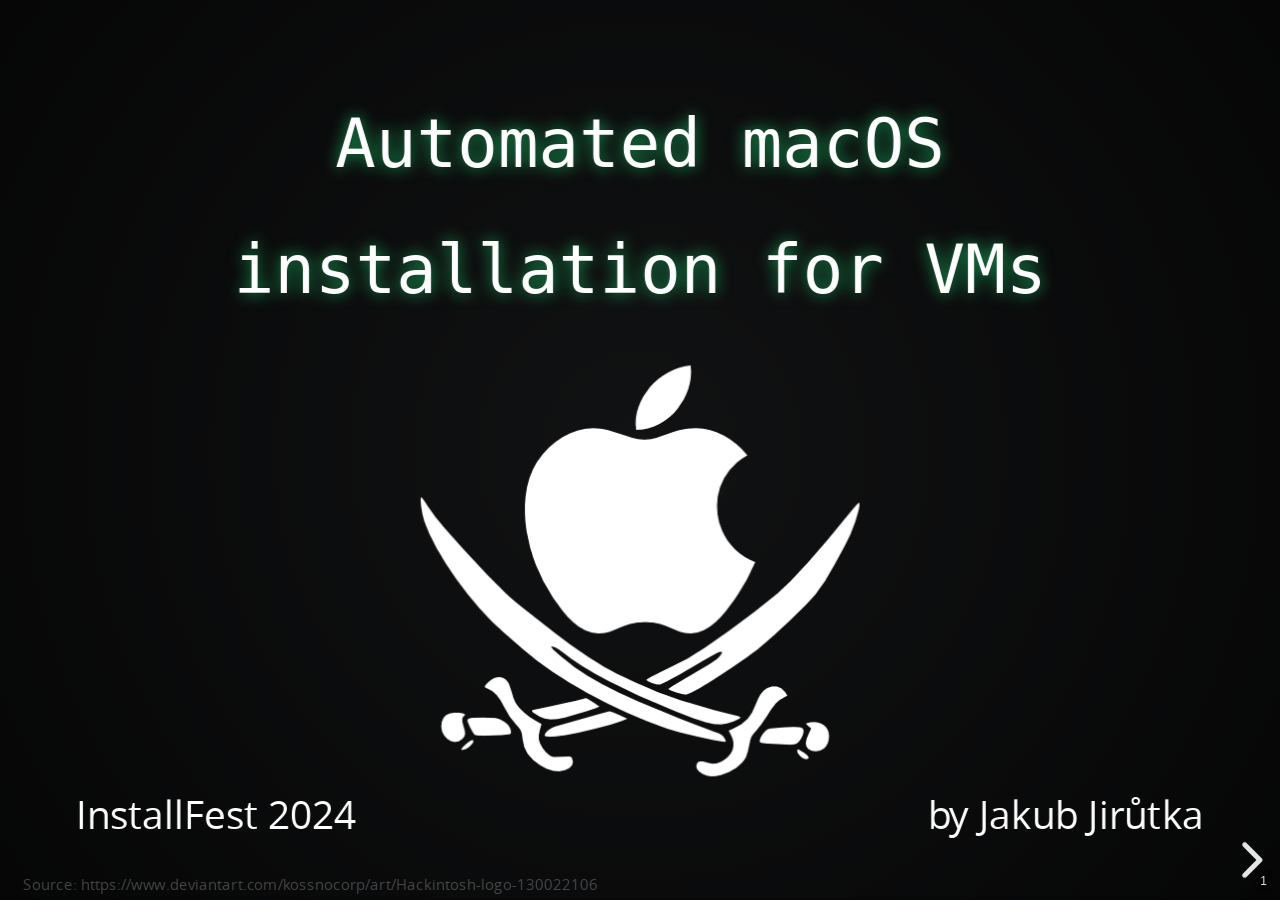
<file: 2024-installfest-macos-on-vm/index.html>
<!DOCTYPE html>
<html class="sl-root decks export offline loaded">
  <head>
    <meta name="viewport" content="width=device-width, initial-scale=1.0, maximum-scale=1.0, user-scalable=no, viewport-fit=cover, minimal-ui">
    <meta charset="utf-8">
    <meta http-equiv="X-UA-Compatible" content="IE=edge,chrome=1">
    <meta name="mobile-web-app-capable" content="yes">
    <meta name="apple-mobile-web-app-capable" content="yes">
    <meta name="apple-mobile-web-app-status-bar-style" content="black-translucent">
    <link rel="manifest" href='data:application/manifest+json,{"display": "standalone", "name": "Automated macOS installation on VMs"}' />
    <title>Automated macOS installation on VMs</title>
    <meta name="description" content="How to install macOS on a Linux virtualisation infrastructure – from downloading the installer from Apple, through installation, initial setup, customisation and creating a bootable disk image. And it’s done in a way that Cupertino probably hasn’t even thought of – without the use of a mouse, fully automated with CI. For comparison, I’ll also show how easy it is to do the same thing with Alpine Linux.">
    <link rel="stylesheet" type="text/css" href="lib/offline-v2.css">
    <!-- User CSS -->
    <style id="user-css-output" type="text/css">
      .reveal .monospace-font h1,
      .reveal .monospace-font h2,
      .reveal .monospace-font h3 {
      font-family: monospace;
      }
    </style>
  </head>
  <body class="reveal-viewport theme-font-montserrat theme-color-grey-blue">
    <div class="reveal">
      <div class="slides">
        <section data-background-transition="fade" data-id="b60e302e69ad86ace9dbbf2afb67bfd6" data-background-color="rgba(0, 0, 0, 0.8)">
          <div class="sl-block" data-block-type="text" style="width: 877px; left: 41.5px; top: 56px; height: auto;" data-block-id="3cc590e4cc1e43bce9311778c2fa5c1b">
            <div class="sl-block-style" style="z-index: 10; transform: rotate(0deg); filter: drop-shadow(rgba(28, 235, 123, 0.7) 0px 0px 6px);">
              <div class="sl-block-content monospace-font" data-placeholder-tag="h1" style="z-index: 10; color: rgb(255, 255, 255);" data-placeholder-text="Text">
                <h1><span style="font-size:0.7em">Automated macOS installation for VMs</span></h1>
              </div>
            </div>
          </div>
          <div class="sl-block" data-block-type="text" style="height: auto; width: 281px; left: 637.5px; top: 613.5px;" data-name="text-3420e6" data-block-id="356c7422b6c9a3596ff9f3c5d8fdfb83">
            <div class="sl-block-content" data-placeholder-tag="p" data-placeholder-text="Text" style="z-index: 11; text-align: right;">
              <p><span style="font-size:1.0em">by Jakub Jirůtka</span></p>
            </div>
          </div>
          <div class="sl-block" data-block-type="image" style="width: 386px; height: 386px; left: 287px; top: 251px; min-width: 1px; min-height: 1px;" data-name="image-93e7a6" data-block-id="521908a38d0156de094e4cccf7a9a9e2">
            <div class="sl-block-content" style="z-index: 12;"><img class="" data-natural-width="500" data-natural-height="500" data-lazy-loaded="" data-src="media/c617175388e4fecd1fdf555b1d78aff9.png"></div>
          </div>
          <div class="sl-block" data-block-type="text" style="height: auto; width: 467.75px; left: 0px; top: 667px;" data-name="text-578197" data-block-id="d9fde90f0710df5eaeb52a05c7a9b792">
            <div class="sl-block-style" style="z-index: 13; opacity: 0.25;">
              <div class="sl-block-content" data-placeholder-tag="p" data-placeholder-text="Text" style="z-index: 13; text-align: left; color: rgb(255, 255, 255); background-color: rgba(0, 0, 0, 0); font-size: 80%;">
                <p><span style="font-size:0.5em">  Source: https://www.deviantart.com/kossnocorp/art/Hackintosh-logo-130022106</span></p>
              </div>
            </div>
          </div>
          <div class="sl-block" data-block-type="text" style="height: auto; width: 281px; left: 41.5px; top: 613.5px;" data-block-id="89b5d0e873116580fe3a9600afb867f7" data-name="text-13b1f6">
            <div class="sl-block-content" data-placeholder-tag="p" data-placeholder-text="Text" style="z-index: 14; text-align: left;">
              <p><span style="font-size:1.0em">InstallFest 2024</span></p>
            </div>
          </div>
        </section>
        <section data-id="e4e4f533a2956da3af2b6467787179f8">
          <div class="sl-block" data-block-type="text" style="height: auto; width: 418.5px; left: 94.463px; top: 201.307px;" data-name="text-cdf36e" data-block-id="a9a2748ab241de900d76af1e0e40c983">
            <div class="sl-block-content" data-placeholder-tag="p" data-placeholder-text="Text" style="z-index: 10; text-align: left; line-height: 1.56;" data-has-line-height="">
              <p>“Holistic software engineer”</p>
              <p>Works at FEE CTU in Prague</p>
              <p>FOSS developer &amp; contributor</p>
              <p>Alpine Linux developer</p>
            </div>
          </div>
          <div class="sl-block" data-block-type="text" style="width: 837px; left: 61.5px; top: 66px; height: auto;" data-block-id="f2d71772b29179dbb1ecd57faddc37ca" data-name="text-8fd4d7">
            <div class="sl-block-content monospace-font" data-placeholder-tag="h1" style="z-index: 11; color: rgb(255, 255, 255);" data-placeholder-text="Text">
              <h2>$~ whoami</h2>
            </div>
          </div>
          <div class="sl-block" data-block-type="image" style="width: 237.28px; height: 77.5px; left: 661.22px; top: 561.193px; min-width: 1px; min-height: 1px;" data-name="image-5a99aa" data-block-id="754c4b0b40cdc0fcb121538bcfd9cd9d">
            <div class="sl-block-content" style="z-index: 12;" data-inline-svg="false"><img class="" data-natural-width="695" data-natural-height="227" data-lazy-loaded="" data-src="media/b7e23e2d8f9af2ec1930e863dcfd8912.svg"></div>
          </div>
          <div class="sl-block" data-block-type="image" style="width: 197.537px; height: 77.714px; left: 661.227px; top: 465px; min-width: 1px; min-height: 1px;" data-name="image-d20657" data-block-id="f2f99683a813679c27392176056ae643">
            <div class="sl-block-content" style="z-index: 13;" data-inline-svg="false"><img class="" data-natural-width="577" data-natural-height="227" data-lazy-loaded="" data-src="media/5c28804d12ff3230e0fe913632a6f95a.svg"></div>
          </div>
          <div class="sl-block sl-block-group" data-block-type="group" data-name="group-abeec9" data-block-id="a380f08ef543af375f805a923ac5b5df">
            <div class="sl-block-content sl-block-group-content" style="transform-origin: 271.755px 561.193px 0px; z-index: 14;">
              <div class="sl-block" data-block-type="text" style="height: auto; width: 314px; left: 142.01px; top: 483.693px;" data-name="text-3f13c3" data-block-id="ad9e482534fff26477022d9d6b50319f">
                <div class="sl-block-content" data-placeholder-tag="p" data-placeholder-text="Text" style="z-index: 16; text-align: left; line-height: 1.56;" data-has-line-height="">
                  <p>@jirutka</p>
                  <p>@jakub@jirutka.cz</p>
                  <p>@JakubJirutka</p>
                </div>
              </div>
              <div class="sl-block" data-block-type="image" style="width: 38px; height: 38px; left: 94.463px; top: 491.36px; min-width: 1px; min-height: 1px;" data-name="image-b044ce" data-block-id="1fbe1f812aa3d1fbda7860783b222f3a">
                <div class="sl-block-content" style="z-index: 17; --svg-color: rgb(255, 255, 255);" data-inline-svg="true">
                  <img class="" data-natural-width="1024" data-natural-height="1024" data-lazy-loaded="" style="" data-src="media/ccc761ec1eee22ac1c5bde6a314bf9c4.svg">
                  <svg width="1024" height="1024" viewbox="0 0 1024 1024" fill="none" xmlns="http://www.w3.org/2000/svg" preserveaspectratio="xMidYMid meet">
                    <path fill-rule="evenodd" clip-rule="evenodd" d="M8 0C3.58 0 0 3.58 0 8C0 11.54 2.29 14.53 5.47 15.59C5.87 15.66 6.02 15.42 6.02 15.21C6.02 15.02 6.01 14.39 6.01 13.72C4 14.09 3.48 13.23 3.32 12.78C3.23 12.55 2.84 11.84 2.5 11.65C2.22 11.5 1.82 11.13 2.49 11.12C3.12 11.11 3.57 11.7 3.72 11.94C4.44 13.15 5.59 12.81 6.05 12.6C6.12 12.08 6.33 11.73 6.56 11.53C4.78 11.33 2.92 10.64 2.92 7.58C2.92 6.71 3.23 5.99 3.74 5.43C3.66 5.23 3.38 4.41 3.82 3.31C3.82 3.31 4.49 3.1 6.02 4.13C6.66 3.95 7.34 3.86 8.02 3.86C8.7 3.86 9.38 3.95 10.02 4.13C11.55 3.09 12.22 3.31 12.22 3.31C12.66 4.41 12.38 5.23 12.3 5.43C12.81 5.99 13.12 6.7 13.12 7.58C13.12 10.65 11.25 11.33 9.47 11.53C9.76 11.78 10.01 12.26 10.01 13.01C10.01 14.08 10 14.94 10 15.21C10 15.42 10.15 15.67 10.55 15.59C13.71 14.53 16 11.53 16 8C16 3.58 12.42 0 8 0Z" transform="scale(64)" fill="#1B1F23" style="fill: var(--svg-color, rgb(27, 31, 35));"></path>
                  </svg>
                </div>
              </div>
              <div class="sl-block" data-block-type="image" style="width: 42.2067px; height: 38.3333px; left: 92.36px; top: 545.833px; min-width: 1px; min-height: 1px;" data-name="image-af87dd" data-block-id="e6928daf00b81a0efdca07f6e6d4785f">
                <div class="sl-block-content" style="z-index: 15; --svg-color: rgb(255, 255, 255);" data-inline-svg="true">
                  <img class="" data-lazy-loaded="" style="" data-src="media/0e990fa33376cbc5efd4493ad5bc961c.svg">
                  <svg xmlns="http://www.w3.org/2000/svg" shape-rendering="geometricPrecision" text-rendering="geometricPrecision" image-rendering="optimizeQuality" fill-rule="evenodd" clip-rule="evenodd" viewbox="0 0 512 539.675" preserveaspectratio="xMidYMid meet">
                    <path fill-rule="nonzero" d="M509.934 119.48C502.047 61.492 450.957 15.797 390.393 6.943 380.174 5.444 341.461 0 251.779 0h-.669c-89.706 0-108.95 5.444-119.169 6.943C73.064 15.552 19.296 56.613 6.25 115.283c-6.274 28.896-6.943 60.93-5.779 90.315 1.663 42.141 1.984 84.206 5.854 126.175a587.526 587.526 0 0013.962 82.76c12.4 50.284 62.598 92.13 111.779 109.203a302.928 302.928 0 00163.538 8.535 244.938 244.938 0 0017.707-4.782c13.169-4.148 28.621-8.782 39.981-16.927.154-.113.282-.262.374-.432.089-.17.138-.358.146-.549v-40.666a1.197 1.197 0 00-.465-.929 1.242 1.242 0 00-1.023-.227 457.85 457.85 0 01-106.125 12.264c-61.505 0-78.048-28.87-82.784-40.888a125.62 125.62 0 01-7.194-32.23c-.01-.186.026-.369.102-.539a1.165 1.165 0 01.834-.674c.181-.04.371-.034.552.01a449.063 449.063 0 00104.389 12.264c8.457 0 16.888 0 25.347-.219 35.366-.981 72.64-2.772 107.436-9.493.868-.173 1.736-.319 2.482-.538 54.884-10.427 107.113-43.149 112.422-126.005.199-3.264.696-34.168.696-37.555.023-11.503 3.744-81.604-.547-124.676zm-84.473 206.752H367.75V186.417c0-29.435-12.4-44.445-37.625-44.445-27.727 0-41.615 17.758-41.615 52.834v76.528h-57.363v-76.528c0-35.076-13.915-52.834-41.642-52.834-25.075 0-37.599 15.01-37.625 44.445v139.815H94.219V182.173c0-29.432 7.597-52.818 22.792-70.151 15.675-17.293 36.234-26.171 61.754-26.171 29.539 0 51.859 11.234 66.741 33.676l14.359 23.844 14.385-23.844c14.88-22.442 37.201-33.676 66.691-33.676 25.494 0 46.053 8.878 61.777 26.171 15.196 17.317 22.793 40.7 22.793 70.151l-.05 144.059z" style="fill: var(--svg-color, rgb(0, 0, 0));"></path>
                  </svg>
                </div>
              </div>
              <div class="sl-block" data-block-type="image" style="width: 47.0666px; height: 38.1667px; left: 87.5px; top: 600.526px; min-width: 1px; min-height: 1px;" data-name="image-a3abc0" data-block-id="b4cdb9f29a03998ff9529cab979d743c">
                <div class="sl-block-style" style="z-index: 18; transform: rotate(180deg);">
                  <div class="sl-block-content" style="z-index: 18; --svg-color: rgb(255, 255, 255);" data-inline-svg="true">
                    <img class="" style="" data-lazy-loaded="" data-src="media/d0e30ad1c4c081e3bb2c4fbfb1b803b1.svg">
                    <svg aria-hidden="true" focusable="false" data-prefix="fab" data-icon="twitter" class="svg-inline--fa fa-twitter fa-w-16" role="img" xmlns="http://www.w3.org/2000/svg" viewbox="0 0 512 512" preserveaspectratio="xMidYMid meet">
                      <path fill="currentColor" d="M459.37 151.716c.325 4.548.325 9.097.325 13.645 0 138.72-105.583 298.558-298.558 298.558-59.452 0-114.68-17.219-161.137-47.106 8.447.974 16.568 1.299 25.34 1.299 49.055 0 94.213-16.568 130.274-44.832-46.132-.975-84.792-31.188-98.112-72.772 6.498.974 12.995 1.624 19.818 1.624 9.421 0 18.843-1.3 27.614-3.573-48.081-9.747-84.143-51.98-84.143-102.985v-1.299c13.969 7.797 30.214 12.67 47.431 13.319-28.264-18.843-46.781-51.005-46.781-87.391 0-19.492 5.197-37.36 14.294-52.954 51.655 63.675 129.3 105.258 216.365 109.807-1.624-7.797-2.599-15.918-2.599-24.04 0-57.828 46.782-104.934 104.934-104.934 30.213 0 57.502 12.67 76.67 33.137 23.715-4.548 46.456-13.32 66.599-25.34-7.798 24.366-24.366 44.833-46.132 57.827 21.117-2.273 41.584-8.122 60.426-16.243-14.292 20.791-32.161 39.308-52.628 54.253z" style="fill: var(--svg-color, rgb(255, 255, 255));"></path>
                    </svg>
                  </div>
                </div>
              </div>
            </div>
          </div>
          <div class="sl-block" data-block-type="image" style="width: 177.4px; height: 259px; left: 721.1px; top: 103px; min-width: 1px; min-height: 1px;" data-name="image-7b3613" data-block-id="23fcdbfba9525cd491b77deb7f92da16">
            <div class="sl-block-content" style="z-index: 19; --svg-color: rgb(255, 255, 255);" data-inline-svg="true">
              <img class="" style="" data-lazy-loaded="" data-src="media/a99f3b54f40e3dd2e5f711e64560beba.svg">
              <svg xmlns="http://www.w3.org/2000/svg" viewbox="0 0 119.05 215.56" preserveaspectratio="xMidYMid meet">
                <defs></defs>
                <g id="Layer_2" data-name="Layer 2">
                  <g id="Layer_1-2" data-name="Layer 1">
                    <path class="cls-1" d="M69.65,190.23c0,1.12,0,2.1,0,3.07q-.11,8.47-.22,16.94c0,2.73-1.77,4.48-4.35,3.62-2.07-.7-3.3,0-4.82,1-1.88,1.15-2.64,1-3.9-.79a3.39,3.39,0,0,0-3.4-1.72,11.63,11.63,0,0,1-2.12-.07c-2-.12-3.86-2.57-3.16-4.48.24-.64,1.2-1,1.7-1.57a2.05,2.05,0,0,0,.59-1.45c-2.38-8.65-4.82-17.29-7.25-25.92a2,2,0,0,0-.26-.34,7.17,7.17,0,0,0-.53.89c-.65,1.46-1.21,3-1.93,4.38-3.4,6.71-3.65,13.9-3.32,21.19a24.54,24.54,0,0,1-.15,4.62c-.29,2-1.58,2.77-3.57,2.32a7.29,7.29,0,0,1-1.49-.42,3.27,3.27,0,0,0-3.58.44,4.64,4.64,0,0,1-4,1,6.16,6.16,0,0,1-2.66-1.31c-.78-.7-1.33-1.21-2.52-.92a5.52,5.52,0,0,1-4.46-.8,3.91,3.91,0,0,1-.95-6.16c.35-.43.73-.85,1.12-1.3-1.87-3.56-3.75-7.08-5.58-10.63A63,63,0,0,1,1.74,164,103.51,103.51,0,0,0,.43,153.1c-.89-6.85-.1-13.72-.19-20.58-.13-9.64,1.71-19.1,2-28.69.25-7,.34-13.94,1-20.87.46-5.41,1.59-10.77,2.46-16.15q1-6.06,2.07-12.09a3.45,3.45,0,0,0-1.52-3.9c-.7-.47-1.26-1.13-1.92-1.66A2.72,2.72,0,0,1,3.6,45.5C4,44.63,4.85,43.93,5.18,43A13,13,0,0,0,5.49,40,5.16,5.16,0,0,0,10,42a2,2,0,0,0,1.37-.75c.82-1.59,1.83-2.85,3.74-3l.31-2.47c2.06,1.28,4.12,2.46,6,3.84a3.21,3.21,0,0,1,.92,2c.12,1,.43,1.38,1.5.94V40.36c.34.17.6.22.72.38A28.59,28.59,0,0,1,28,45.06a3.12,3.12,0,0,1-.94,3.85c-1.14,1-2.51,1.62-3.74,2.47-.37.25-.84.67-.87,1-.56,7-1.07,14.06-1.59,21.23a5.26,5.26,0,0,0,.87-.23c4.91-2.4,10.13-3,15.52-2.84,2.74.1,2.77,0,3.1-2.6.44-3.59.88-7.19,1.23-10.79a3.25,3.25,0,0,0-.67-1.84,13.84,13.84,0,0,0-1.46-1.51,3.43,3.43,0,0,1-1-3.23c.43-1.71.87-3.42,1.32-5.19.52.36,1.26.91,2,1.41,1.74,1.12,2.82.89,4-.79.93-1.36,2-2.67,1.38-4.57l.7-.4a15.2,15.2,0,0,0,.92,1.56,4.74,4.74,0,0,0,1.11,1.08,11.73,11.73,0,0,1,2.51,1.65,11.23,11.23,0,0,1,1.28,2.92c2-.75.71-2.74,1.83-4.09,1.06,2.74,2.15,5.28,3,7.89.47,1.45-.17,2.8-1,4.11a8,8,0,0,0-1.37,3.57c-.26,7.1-.33,14.2-.51,21.3a1.7,1.7,0,0,0,1.14,1.7c3.9,2,7.78,4,11.66,6,.5.25,1,.54,1.62.89-1.06,1.56-2,3.11-3.1,4.56-3.66,4.91-5.1,10.51-5.27,16.52-.21,7.1,1.1,14,2.39,21,1.72,9.28,3.44,18.56,5.08,27.86.43,2.45.48,5,.8,7.43a2.7,2.7,0,0,0,.87,1.75c6.68,4.44,16,5.69,23.28.33a10.09,10.09,0,0,0,2.64-3.19c1.08-2,1.86-4.1,2.82-6.15a6.61,6.61,0,0,1,6.41-4c6.9-.13,11.37,2.86,12.6,8.83a16.31,16.31,0,0,1,.33,5.73,44.1,44.1,0,0,1-2.3,9.25c-2.26,5.73-7,8.86-12.56,11-6.74,2.63-13.65,2.77-20.69,1.6-4-.68-8.08-1.25-12.12-1.86C70.8,190.25,70.33,190.27,69.65,190.23ZM18,90.33c0-1.12,0-2,0-2.9q.4-7.38.86-14.77c.45-7.28.93-14.55,1.38-21.83a1.38,1.38,0,0,1,1.26-1.41,13.89,13.89,0,0,0,2.65-.93c1.42-.67,1.95-1.78,1.53-2.93a2.73,2.73,0,0,0-3.21-1.38,20,20,0,0,0-2.53,1c.09-.9.14-1.74.26-2.57a1.88,1.88,0,0,0-1.44-2.23,5,5,0,0,0-4.34.25c-1.33.73-.91,1.92-1,3-.09,1.33-.54,1.67-1.92,1.49a25.29,25.29,0,0,0-3.35-.31A2.48,2.48,0,0,0,5.6,46.56c1.07.95,2.08,1.95,3.2,2.79a3.55,3.55,0,0,1,1.41,3.71c-1,6.17-1.91,12.35-2.89,18.52-.91,5.71-2,11.38-1.95,17.21,0,3.67-.31,7.34-.51,11-.71,13.29-1.48,26.58-2.12,39.87a76.67,76.67,0,0,0,.17,10.28c.48,5.71,1.63,11.34,1.49,17.12a29.79,29.79,0,0,0,.7,6.29,69.87,69.87,0,0,0,9.83,24.3c1.09,1.72,2.11,3.49,3.2,5.29-1.69.63-3.08,1.43-3.12,3.25a2.65,2.65,0,0,0,.87,2.1,3.72,3.72,0,0,0,2.44-.25c.48-.16.81-.76,1.24-1.12s.86-.63,1.39-1a26.49,26.49,0,0,1,1.37,2.81,2.41,2.41,0,0,0,2.79,1.6,2.49,2.49,0,0,0,2.27-2c.32-1,.05-1.55-.91-1.6-2.31-.11-3.47-1.46-4.23-3.47-.54-1.43-.13-2.18,1.47-2.3a6.93,6.93,0,0,0,2.35-.28c1.9-.89,2.91.46,4,1.45s.6,2.05.11,3.12c-.77,1.7-.66,2.35.94,3.35a3,3,0,0,0,2.41.42c.46-.22.63-1.45.62-2.23,0-1.72-.38-3.45-.35-5.18,0-2.06.3-4.12.52-6.18.59-5.28,1.23-10.58,3.39-15.5a14.1,14.1,0,0,1,2.72-4c1.34-1.38,3.14-1.07,4.22.53a15.28,15.28,0,0,1,1.46,2.88c3.16,8,4.76,16.4,6.53,24.76.6,2.82.58,2.82-1.85,4.15a2,2,0,0,0-.32.23,2.43,2.43,0,0,0,1.76,2.38c2.07.46,3.27-.94,4.65-2.37a13.56,13.56,0,0,1,.56,2.58c.08.53.06,1.18.37,1.53.54.61,2.64.06,3.18-.72a1.9,1.9,0,0,0-.75-2.73c-1.06-.61-2.13-1.2-3.2-1.79s-.85-1.58-.62-2.58,1-.75,1.65-.83c.92-.1,1.84-.37,2.76-.4a2.56,2.56,0,0,1,1.72.43c1,1,1.88,2.2,2.75,3.26a9.27,9.27,0,0,0-1.65,1.91,2.8,2.8,0,0,0-.22,2.17c.53,1,1.61.69,2.54.41a1.53,1.53,0,0,0,1.21-1.76q-.23-9.81-.34-19.62a1.59,1.59,0,0,0-1.15-1.66c-2-.85-4.06-1.73-6.06-2.67-7.85-3.67-13.87-9-15.76-17.89-.22-1-.58-2-.88-3l.38-.2a12.92,12.92,0,0,1,1.35,1.7c.63,1.14,1.15,2.36,1.72,3.54,2.75,5.65,6.56,10.34,12.37,13a77.82,77.82,0,0,0,36.31,7.13,19.32,19.32,0,0,0,8.66-2.3c7.69-4.25,12.78-10.18,12.8-19.54,0-5.52-2.7-8.45-8-9.92-3.4-.94-5.34,0-7,3.12a48.3,48.3,0,0,0-2.06,4.79c-1.11,2.84-2.87,5.14-5.78,6.21a40.86,40.86,0,0,1-8.33,2.5,19.46,19.46,0,0,1-16.77-5.58c-3.87-3.71-7.52-7.65-11.26-11.49-.29-.3-.54-.62-.82-.93,4.2,1.68,6.6,5.48,10.27,8.21a22.79,22.79,0,0,0,0-2.78c-.61-4.52-1.06-9.06-2-13.52-2.18-10.87-4.84-21.63-5.94-32.71-.8-8.12,0-15.67,5.44-22.2,1-1.21,1.83-2.58,2.83-4-1.14-.66-2.11-1.31-3.16-1.81Q56,84.48,47.9,80.7c-1-.48-1.35-1-1-2.17.63-1.89,1-3.84,1.62-6h-15c1.15,1.34,2.81,2.63,3.52,4.31s.54,3.83.76,5.84c.88,0,1.73,0,2.56.15,2,.25,4,0,5.9,1a16.31,16.31,0,0,1,6.39,6.21,7.25,7.25,0,0,1,.41,6.39c-1.85,4.8-6.33,7.37-12,6.84a11.56,11.56,0,0,1-10.37-8.44c-.11-.36-.14-.83-.39-1a2.62,2.62,0,0,0-1.5-.77,1.72,1.72,0,0,0-1.19,1c-.12.3.25.92.57,1.24A16.41,16.41,0,0,0,30,96.7c-1.51,1-4.62.25-5.94-1.11C22.5,94,22.25,92.53,23.29,91l2.46,2.67,1.84-4.16-7.83-4C19.16,86.94,20.59,89.26,18,90.33ZM50.16,51.38c.35-1.26.55-2.06.79-2.86.31-1,.44-2-.91-2.35a2,2,0,0,0-2.76,1.37c-.24.86-.3,1.76-.52,2.62-.29,1.11-.81,1.23-1.62.42a3.23,3.23,0,0,0-3.45-1c-1.43.44-1.78,1.45-.8,2.62a7.61,7.61,0,0,0,1.43,1.35c1.55,1.07,1.88,2.5,1.72,4.3-.34,3.74-.5,7.5-.73,11.25-.06,1,.35,1.44,1.4,1.43,1.74,0,3.48.12,5.21.09,1.31,0,1.53.53,1.19,1.65-.59,2-1.16,4-1.7,6-.09.35-.07,1,.12,1.1,1,.52,2.08.91,3.28,1.41.11-1.86.23-3.41.27-5,.16-6,.34-12,.38-18,0-1.6.31-2.59,2-3,1-.26,1.3-1.49.94-3.15-.26-1.19-1.13-.72-1.8-.67C53.24,51.06,51.91,51.22,50.16,51.38ZM42,100.77a11.26,11.26,0,0,0,6.16-1.61A6.71,6.71,0,0,0,50.84,91,10.54,10.54,0,0,0,36,86.38a7.32,7.32,0,0,0-.85,12.15A11,11,0,0,0,42,100.77ZM27.8,87.11a8.48,8.48,0,0,0,6.69-2.72,5.88,5.88,0,0,0-2.92-9.81,16.2,16.2,0,0,0-2.77-.47c-4.26-.33-7.75,2.53-7.91,6.44S23.56,87.07,27.8,87.11Z" style="fill: var(--svg-color, rgb(0, 0, 0));"></path>
                    <path class="cls-1" d="M14.29,0c0,1.21-.06,2.42,0,3.62.2,3.08.5,6.16.71,9.25a13.42,13.42,0,0,1,0,3.23c-.25,1.44-.71,2.83.09,4.24a.72.72,0,0,1,.07.41c-.44,2.82-.87,5.64-1.32,8.45,0,.06-.14.11-.32.22a18.25,18.25,0,0,0-.33-3.29,37.34,37.34,0,0,0-1.48-3.54,2.79,2.79,0,0,1-.35-1.54,13.65,13.65,0,0,0,.4-4.75,34.1,34.1,0,0,1,1-11.58c.4-1.58.75-3.17,1.12-4.76Z" style="fill: var(--svg-color, rgb(0, 0, 0));"></path>
                    <path class="cls-1" d="M57.12,11.37c.75,2.11,1.61,4.19,2.2,6.34.21.72-.31,1.62-.36,2.45s.06,1.7.08,2.56a9.56,9.56,0,0,1,0,1.07c0,.32-.22.65-.16.94.95,4.53-.91,8.63-2,12.85,0,.06-.13.1-.4.3,0-1.2.07-2.27,0-3.32-.19-2.71-.5-5.41-.64-8.12A36.79,36.79,0,0,1,56,22.25c0-.32.2-.68.11-1-1-3.41,1.17-6.53.63-9.89Z" style="fill: var(--svg-color, rgb(0, 0, 0));"></path>
                    <path class="cls-1" d="M36.43,11.08c.89,2.85,1.69,5.73,2.69,8.54.85,2.41.7,4.85.63,7.31a.82.82,0,0,0,.13.4,5.38,5.38,0,0,1-.34,6,3.17,3.17,0,0,0-.2,1.5c0,.78,0,1.56,0,2.34l-.41.06c-.3-1.37-.56-2.74-.9-4.1-.24-.95-.58-1.87-.88-2.8-.06-.18-.2-.34-.21-.52-.14-3.09-.27-6.18-.42-9.26s-.31-6.28-.46-9.41Z" style="fill: var(--svg-color, rgb(0, 0, 0));"></path>
                    <path class="cls-1" d="M47.76,7c0,.89-.06,1.78,0,2.66.19,2.75.48,5.5.61,8.26a39.09,39.09,0,0,1-.24,4.32c0,.28-.19.59-.12.83,1,3.33-1.06,6.39-.62,9.67l-.45,0c-.07-.44-.15-.88-.21-1.32s-.14-1-.18-1.54A4.48,4.48,0,0,0,45,26.69a1.58,1.58,0,0,1-.24-1.32,10.64,10.64,0,0,0,.38-4A28.14,28.14,0,0,1,47.76,7Z" style="fill: var(--svg-color, rgb(0, 0, 0));"></path>
                    <path class="cls-1" d="M23.58,8.41c.53,2.18.52,4.46,2.36,6.1a1.09,1.09,0,0,1,.15.9,10.92,10.92,0,0,0-.37,4.44,23.79,23.79,0,0,1-.7,9c-.44,1.85-.84,3.71-1.27,5.57l-.55,0c0-1.31.07-2.63,0-3.93-.17-2.38-.49-4.75-.63-7.13-.08-1.39.05-2.79.11-4.19a6.65,6.65,0,0,0,.09-1.53C22,14.44,23.83,11.53,23.58,8.41Z" style="fill: var(--svg-color, rgb(0, 0, 0));"></path>
                    <path class="cls-1" d="M5.68,33.72c-.57-1.58-1.76-3.37-1.74-5.16s-.76-3.51-.76-5.31c0-2.67-.12-5.33-.19-8a2.7,2.7,0,0,1,.32-1.51c.84,2,1.7,4,2.53,6A13.48,13.48,0,0,1,6.55,26a4.14,4.14,0,0,0,.67,1.81A2.06,2.06,0,0,1,7,30.13,15.44,15.44,0,0,0,5.68,33.72Z" style="fill: var(--svg-color, rgb(0, 0, 0));"></path>
                    <path class="cls-1" d="M37.73,95.11c-.06,1-.25,2-1.37,2s-1.31-1.08-1.3-2,.18-2,1.34-2S37.64,94.24,37.73,95.11Z" style="fill: var(--svg-color, rgb(0, 0, 0));"></path>
                    <path class="cls-1" d="M27.3,84.11c-.08.93-.19,2-1.33,2s-1.31-1.07-1.31-2,.13-2,1.31-2S27.23,83.2,27.3,84.11Z" style="fill: var(--svg-color, rgb(0, 0, 0));"></path>
                  </g>
                </g>
              </svg>
            </div>
          </div>
          <div class="sl-block" data-block-type="text" style="height: auto; width: 324.745px; left: 782.128px; top: 212.873px;" data-name="text-578197" data-block-id="2d36058b38090d0413989aac67423b4f">
            <div class="sl-block-style" style="z-index: 20; opacity: 0.3; transform: rotate(-90deg);">
              <div class="sl-block-content" data-placeholder-tag="p" data-placeholder-text="Text" style="z-index: 20; text-align: left; color: rgb(255, 255, 255); background-color: rgba(0, 0, 0, 0); font-size: 80%;">
                <p><span style="font-size:0.5em">  Source: https://lezebre.lu/en/sticker-simons-cat-claws/</span></p>
              </div>
            </div>
          </div>
        </section>
        <section data-id="681fcece7cfd65ef04a69de00567489d">
          <div class="sl-block" data-block-type="text" style="height: auto; width: 800px; left: 80px; top: 280px;" data-name="text-c7ed88" data-block-id="4a2a00066fb55c6b87a2c29bd78a370f">
            <div class="sl-block-content" data-placeholder-tag="p" data-placeholder-text="Text" style="z-index: 10; line-height: 1.69;" data-has-line-height="">
              <p>This presentation is for educational purposes only. Techniques shown may not comply with Apple’s License Agreement. Use at your own risk. No liability assumed.</p>
            </div>
          </div>
          <div class="sl-block" data-block-type="text" style="width: 928px; left: 16px; top: 66px; height: auto;" data-name="text-c29943" data-block-id="46e78f80c4f92f154b94bb5ae726c5f9">
            <div class="sl-block-style" style="z-index: 11; transform: rotate(0deg);">
              <div class="sl-block-content" data-placeholder-tag="h2" style="text-align: center; z-index: 11; color: rgb(255, 255, 255); font-size: 80%;" data-placeholder-text="Text">
                <h2><span style="font-size:1.2em">Disclaimer</span></h2>
              </div>
            </div>
          </div>
        </section>
        <section data-id="d6afcd36f5f6a361cdfa87d2dd8bf219">
          <div class="sl-block" data-block-type="text" style="height: auto; width: 781.5px; left: 89.25px; top: 245px;" data-name="text-cdf36e" data-block-id="8993ebbf8a265f369c23ec8d706505e0">
            <div class="sl-block-content" data-placeholder-tag="p" data-placeholder-text="Text" style="z-index: 10; text-align: center; line-height: 1.82;" data-has-line-height="">
              <p>preconfigured VM images for CI and also for developers</p>
              <p>deterministic and fully documented environment</p>
              <p>periodic and fully automatic regeneration</p>
              <p>supporting multiple versions</p>
            </div>
          </div>
          <div class="sl-block" data-block-type="image" style="width: 168.031px; height: 181px; left: 61.5px; top: 519px; min-width: 1px; min-height: 1px;" data-name="image-56a70b" data-block-id="821e4be9989aeafc6dff9b4b15b11b25">
            <div class="sl-block-content" style="z-index: 11;"><img class="" data-natural-width="894" data-natural-height="963" data-lazy-loaded="" data-src="media/a22f4e23bbe27b1a3f2114dbb26b04ae.png"></div>
          </div>
          <div class="sl-block" data-block-type="text" style="width: 928px; left: 16px; top: 66px; height: auto;" data-name="text-c29943" data-block-id="6dbf4db53b7d353f52173e614bda4c5a">
            <div class="sl-block-style" style="z-index: 12; transform: rotate(0deg);">
              <div class="sl-block-content" data-placeholder-tag="h2" style="text-align: center; z-index: 12; color: rgb(255, 255, 255); font-size: 80%;" data-placeholder-text="Text">
                <h2><span style="font-size:1.2em">Why?</span></h2>
              </div>
            </div>
          </div>
          <div class="sl-block" data-block-type="text" style="height: auto; width: 208.745px; left: 207.25px; top: 669px;" data-name="text-578197" data-block-id="09d11d05c522b953cd994a2cfb0a9a65">
            <div class="sl-block-style" style="z-index: 13; opacity: 0.3;">
              <div class="sl-block-content" data-placeholder-tag="p" data-placeholder-text="Text" style="z-index: 13; text-align: left; color: rgb(255, 255, 255); background-color: rgba(0, 0, 0, 0); font-size: 80%;">
                <p><span style="font-size:0.5em">  Source: ChatGPT 4 (DALL-E 2)</span></p>
              </div>
            </div>
          </div>
        </section>
        <section data-id="e3cc359bc34aca1c89b804d2eddf9dff">
          <div class="sl-block" data-block-type="text" style="height: auto; width: 781.5px; left: 89.25px; top: 245px;" data-name="text-cdf36e" data-block-id="5c22502f3c478bb397afadbd2eeb0cba">
            <div class="sl-block-content" data-placeholder-tag="p" data-placeholder-text="Text" style="z-index: 10; text-align: center; line-height: 1.82;" data-has-line-height="">
              <p>building and testing applications for macOS (on CI)</p>
            </div>
          </div>
          <div class="sl-block" data-block-type="image" style="width: 168.031px; height: 181px; left: 61.5px; top: 519px; min-width: 1px; min-height: 1px;" data-name="image-56a70b" data-block-id="add44b0d8f61d6cfb09d19b3a7531fb1">
            <div class="sl-block-content" style="z-index: 11;"><img class="" data-natural-width="894" data-natural-height="963" data-lazy-loaded="" data-src="media/a22f4e23bbe27b1a3f2114dbb26b04ae.png"></div>
          </div>
          <div class="sl-block" data-block-type="text" style="width: 928px; left: 16px; top: 66px; height: auto;" data-name="text-c29943" data-block-id="f62d32778ae69e13862de6b4e83c65e1">
            <div class="sl-block-style" style="z-index: 12; transform: rotate(0deg);">
              <div class="sl-block-content" data-placeholder-tag="h2" style="text-align: center; z-index: 12; color: rgb(255, 255, 255); font-size: 80%;" data-placeholder-text="Text">
                <h2><span style="font-size:1.2em">But why macOS?</span></h2>
              </div>
            </div>
          </div>
          <div class="sl-block" data-block-type="text" style="height: auto; width: 208.745px; left: 207.25px; top: 669px;" data-name="text-578197" data-block-id="114c6c003f07f3e18a6aa75b5e36d633">
            <div class="sl-block-style" style="z-index: 13; opacity: 0.3;">
              <div class="sl-block-content" data-placeholder-tag="p" data-placeholder-text="Text" style="z-index: 13; text-align: left; color: rgb(255, 255, 255); background-color: rgba(0, 0, 0, 0); font-size: 80%;">
                <p><span style="font-size:0.5em">  Source: ChatGPT 4 (DALL-E 2)</span></p>
              </div>
            </div>
          </div>
        </section>
        <section data-id="4dc981c7d335ec12e05c4197acaa3f64">
          <div class="sl-block" data-block-type="image" style="width: 959.999px; height: 700px; left: 0px; top: 0px; min-width: 1px; min-height: 1px;" data-name="image-f9a070" data-block-id="01b2bb711d66d2b639b19a152122cea7">
            <div class="sl-block-content" style="z-index: 10;"><img class="" data-natural-width="1792" data-natural-height="1024" data-crop-x="0.106939" data-crop-y="0" data-crop-width="0.783673" data-crop-height="1" style="left: -131px; top: 0px; width: 1225px; height: 700px;" data-lazy-loaded="" data-src="media/b0b86bfaff3f23f24695abffa3308600.webp"></div>
          </div>
          <div class="sl-block" data-block-type="text" style="height: auto; width: 600px; left: 0px; top: 659px;" data-name="text-578197" data-block-id="f70e2a87fbd19c4b1db3549169b39380">
            <div class="sl-block-style" style="z-index: 11; opacity: 0.5;">
              <div class="sl-block-content" data-placeholder-tag="p" data-placeholder-text="Text" style="z-index: 11; text-align: left; color: rgb(255, 255, 255); background-color: rgba(0, 0, 0, 0); padding: 5px; font-size: 80%;">
                <p><span style="font-size:0.5em">  Source: ChatGPT 4 (DALL-E 2) trained on art stolen from the Internet</span></p>
              </div>
            </div>
          </div>
          <div class="sl-block" data-block-type="text" style="width: 960px; left: -0.999px; top: 45px; height: auto;" data-name="text-c29943" data-block-id="1dc610fb3be67843c16ba1ffcdc65739">
            <div class="sl-block-style" style="z-index: 12; transform: rotate(0deg); filter: drop-shadow(rgb(0, 0, 0) 0px 0px 35px) opacity(100%);">
              <div class="sl-block-content" data-placeholder-tag="h2" style="text-align: center; z-index: 12; color: rgb(255, 255, 255); line-height: 1.56; background-color: rgba(0, 0, 0, 0.41);" data-placeholder-text="Text" data-has-line-height="">
                <h2><span style="font-size:0.7em">How does this work with Linux?</span></h2>
              </div>
            </div>
          </div>
        </section>
        <section data-id="5b7f770caaddf05418d27b3915495491" data-background-color="rgba(13, 89, 127, 0.8)">
          <div class="sl-block" data-block-type="text" style="height: auto; width: 948px; left: 6.001px; top: 641px;" data-name="text-71d9bb" data-block-id="f62e03e6f7964bf6aaed7e267f173738">
            <div class="sl-block-content" data-placeholder-tag="p" data-placeholder-text="Text" style="z-index: 10; text-align: center;">
              <p><span style="font-size:0.7em">https://github.com/alpinelinux/alpine-make-vm-image</span></p>
            </div>
          </div>
          <div class="sl-block" data-block-type="text" style="height: auto; width: 960px; left: 0px; top: 60.5px;" data-name="text-ca01ab" data-block-id="3d09310a8215e1539ddfd9201e20d5a2">
            <div class="sl-block-content" data-placeholder-tag="p" data-placeholder-text="Text" style="z-index: 11;">
              <h2><span style="font-size:0.9em">alpine-make-vm-image</span></h2>
            </div>
          </div>
          <div class="sl-block" data-block-type="text" style="height: auto; width: 704.625px; left: 127.688px; top: 220px;" data-name="text-47bbc9" data-block-id="6ba2b3d04dfa976c39649b7de5d6b72a">
            <div class="sl-block-content" data-placeholder-tag="p" data-placeholder-text="Text" style="z-index: 12;">
              <p>Script to create custom <strong>Alpine Linux</strong> disk images for x86_64 and aarch64 virtual machines.</p>
            </div>
          </div>
          <div class="sl-block" data-block-type="text" style="height: auto; width: 600px; left: 180.001px; top: 369.5px;" data-name="text-01f607" data-block-id="7616f264e02f216cf0beb247fc96fb00">
            <div class="sl-block-content fragment" data-placeholder-tag="p" data-placeholder-text="Text" style="z-index: 13;" data-fragment-index="0">
              <p><span style="font-size:1.2em">~400 LoC in POSIX shell</span></p>
            </div>
          </div>
          <div class="sl-block" data-block-type="text" style="height: auto; width: 704.625px; left: 127.688px; top: 489px;" data-block-id="40ce217fec14a21ed48473c6bda2ce10" data-name="text-9988d7">
            <div class="sl-block-content fragment" data-placeholder-tag="p" data-placeholder-text="Text" style="z-index: 14;" data-fragment-index="1">
              <p>Uses just apk-tools, qemu-img, qemu-nbd, chroot, runs on any Linux.</p>
            </div>
          </div>
        </section>
        <section data-id="882df2c835a22cc180dbd7319fbaed50" data-background-color="rgba(13, 89, 127, 0.75)">
          <div class="sl-block" data-block-type="code" style="width: 930px; height: 587px; left: 15px; top: 113px;" data-name="code-ea06ce2" data-block-id="1751506e575261667a4b9b620efb4508">
            <div class="sl-block-style" style="z-index: 11; opacity: 0.98; transform: rotate(0deg); filter: drop-shadow(rgba(0, 0, 0, 0.5) 0px 0px 10px) opacity(100%);">
              <div class="sl-block-content notranslate" data-highlight-theme="ir-black" style="z-index: 11; border-style: solid; border-radius: 4px; transition-duration: 0.6s; transition-delay: 0.1s;" data-code-frame="none" data-animation-type="slide-up">
                <pre class="plaintext" style="tab-size: 4; font-size: 18px; line-height: 22px;"><code style="padding: 15px;" data-line-numbers="1-2|5|8|10|24|26-27|70|90|92|104|124|159|166|189-190" data-fragment-index="0">&gt; apk not found, downloading static apk-tools
URL:https://gitlab.alpinelinux.org/api/v4/projects/5/packages/generic/v2.14.0/x86_64/apk.static [4336800/4336800] -&gt; "apk.static" [1]
apk.static: OK

&gt; Creating qcow2 image of size 2G
Formatting 'alpine-bios-2024-01-06.qcow2', fmt=qcow2 cluster_size=65536 extended_l2=off compression_type=zlib size=2147483648 lazy_refcounts=off refcount_bits=16

&gt; Attaching image alpine-bios-2024-01-06.qcow2 as a NBD device

&gt; Creating filesystem(s)
mke2fs 1.46.5 (30-Dec-2021)
64-bit filesystem support is not enabled.  The larger fields afforded by this feature enable full-strength checksumming.  Pass -O 64bit to rectify.
Creating filesystem with 524288 4k blocks and 131072 inodes
Filesystem UUID: 35cd1afa-4e8f-4331-aebc-bf6f72fa3661
Superblock backups stored on blocks: 
	32768, 98304, 163840, 229376, 294912

Allocating group tables:  0/16  done                            
Writing inode tables:  0/16  done                            
Creating journal (16384 blocks): done
Writing superblocks and filesystem accounting information:  0/16  done


&gt; Mounting image at /tmp/alpine-make-vm-image.5zC7DM

&gt; Installing base system
# ./apk.static add --root $rootdir --initdb --arch x86_64 alpine-base
fetch http://dl-cdn.alpinelinux.org/alpine/edge/main/x86_64/APKINDEX.tar.gz
fetch http://dl-cdn.alpinelinux.org/alpine/latest-stable/main/x86_64/APKINDEX.tar.gz
fetch http://dl-cdn.alpinelinux.org/alpine/latest-stable/community/x86_64/APKINDEX.tar.gz
(1/25) Installing alpine-baselayout-data (3.4.3-r2)
(2/25) Installing musl (1.2.4_git20230717-r4)
(3/25) Installing busybox (1.36.1-r15)
Executing busybox-1.36.1-r15.post-install
(4/25) Installing busybox-binsh (1.36.1-r15)
(5/25) Installing alpine-baselayout (3.4.3-r2)
Executing alpine-baselayout-3.4.3-r2.pre-install
Executing alpine-baselayout-3.4.3-r2.post-install
(6/25) Installing ifupdown-ng (0.12.1-r4)
(7/25) Installing libcap2 (2.69-r1)
(8/25) Installing openrc (0.52.1-r1)
Executing openrc-0.52.1-r1.post-install
(9/25) Installing mdev-conf (4.6-r0)
(10/25) Installing busybox-mdev-openrc (1.36.1-r15)
(11/25) Installing alpine-conf (3.17.0-r0)
(12/25) Installing alpine-keys (2.4-r1)
(13/25) Installing alpine-release (3.19.0-r0)
(14/25) Installing ca-certificates-bundle (20230506-r0)
(15/25) Installing libcrypto3 (3.1.4-r2)
(16/25) Installing libssl3 (3.1.4-r2)
(17/25) Installing ssl_client (1.36.1-r15)
(18/25) Installing zlib (1.3-r2)
(19/25) Installing apk-tools (2.14.0-r5)
(20/25) Installing busybox-openrc (1.36.1-r15)
(21/25) Installing busybox-suid (1.36.1-r15)
(22/25) Installing scanelf (1.3.7-r2)
(23/25) Installing musl-utils (1.2.4_git20230717-r4)
(24/25) Installing libc-utils (0.7.2-r5)
(25/25) Installing alpine-base (3.19.0-r0)
Executing busybox-1.36.1-r15.trigger
OK: 10 MiB in 25 packages
(1/5) Installing libblkid (2.39.3-r0)
(2/5) Installing libcom_err (1.47.0-r5)
(3/5) Installing e2fsprogs-libs (1.47.0-r5)
(4/5) Installing libuuid (2.39.3-r0)
(5/5) Installing e2fsprogs (1.47.0-r5)
Executing busybox-1.36.1-r15.trigger
OK: 11 MiB in 30 packages

&gt; Installing kernel linux-virt
(1/12) Installing xz-libs (5.4.5-r0)
(2/12) Installing zstd-libs (1.5.5-r8)
(3/12) Installing kmod (31-r2)
(4/12) Installing kmod-openrc (31-r2)
(5/12) Installing lddtree (1.27-r0)
(6/12) Installing argon2-libs (20190702-r5)
(7/12) Installing device-mapper-libs (2.03.23-r0)
(8/12) Installing json-c (0.17-r0)
(9/12) Installing cryptsetup-libs (2.6.1-r8)
(10/12) Installing kmod-libs (31-r2)
(11/12) Installing mkinitfs (3.9.0-r0)
Executing mkinitfs-3.9.0-r0.post-install
(12/12) Installing linux-virt (6.6.9-r0)
Executing busybox-1.36.1-r15.trigger
Executing kmod-31-r2.trigger
Executing mkinitfs-3.9.0-r0.trigger
==&gt; initramfs: creating /boot/initramfs-virt for 6.6.9-0-virt
OK: 58 MiB in 42 packages

&gt; Installing and configuring mkinitfs

&gt; Setting up extlinux bootloader
(1/3) Installing mtools (4.0.43-r1)
(2/3) Installing blkid (2.39.3-r0)
(3/3) Installing syslinux (6.04_pre1-r15)
OK: 62 MiB in 45 packages
/boot is device /dev/nbd15
Warning: unable to obtain device geometry (defaulting to 64 heads, 32 sectors)
         (on hard disks, this is usually harmless.)
/boot is device /dev/nbd15
Warning: unable to obtain device geometry (defaulting to 64 heads, 32 sectors)
         (on hard disks, this is usually harmless.)

&gt; Configuring system

&gt; Enabling base system services
 * service devfs added to runlevel sysinit
 * service dmesg added to runlevel sysinit
 * service mdev added to runlevel sysinit
 * service hwdrivers added to runlevel sysinit
 * service cgroups added to runlevel sysinit
 * service modules added to runlevel boot
 * service hwclock added to runlevel boot
 * service swap added to runlevel boot
 * service hostname added to runlevel boot
 * service sysctl added to runlevel boot
 * service bootmisc added to runlevel boot
 * service syslog added to runlevel boot
 * service seedrng added to runlevel boot
 * service killprocs added to runlevel shutdown
 * service savecache added to runlevel shutdown

 * service mount-ro added to runlevel shutdown
&gt; Installing additional packages
(1/30) Installing gmp (6.3.0-r0)
(2/30) Installing nettle (3.9.1-r0)
(3/30) Installing libunistring (1.1-r2)
(4/30) Installing libidn2 (2.3.4-r4)
(5/30) Installing libffi (3.4.4-r3)
(6/30) Installing libtasn1 (4.19.0-r2)
(7/30) Installing p11-kit (0.25.3-r0)
(8/30) Installing gnutls (3.8.1-r0)
(9/30) Installing libseccomp (2.5.5-r0)
(10/30) Installing chrony (4.5-r0)
Executing chrony-4.5-r0.pre-install
(11/30) Installing chrony-openrc (4.5-r0)
(12/30) Installing doas (6.8.2-r6)
(13/30) Installing doas-sudo-shim (0.1.1-r1)
(14/30) Installing ncurses-terminfo-base (6.4_p20231125-r0)
(15/30) Installing libncursesw (6.4_p20231125-r0)
(16/30) Installing less (643-r1)
(17/30) Installing libacl (2.3.1-r4)
(18/30) Installing popt (1.19-r3)
(19/30) Installing logrotate (3.21.0-r1)
(20/30) Installing logrotate-openrc (3.21.0-r1)
(21/30) Installing openssh-keygen (9.6_p1-r0)
(22/30) Installing libedit (20230828.3.1-r3)
(23/30) Installing openssh-client-common (9.6_p1-r0)
(24/30) Installing openssh-client-default (9.6_p1-r0)
(25/30) Installing openssh-sftp-server (9.6_p1-r0)
(26/30) Installing openssh-server-common (9.6_p1-r0)
(27/30) Installing openssh-server-common-openrc (9.6_p1-r0)
(28/30) Installing openssh-server (9.6_p1-r0)
(29/30) Installing openssh (9.6_p1-r0)
(30/30) Installing ssmtp (2.64-r20)
Executing busybox-1.36.1-r15.trigger
OK: 76 MiB in 75 packages

&gt; Copying content of /home/runner/work/alpine-make-vm-image/alpine-make-vm-image/example/rootfs into image
./
usr/
usr/local/
usr/local/bin/
usr/local/bin/hello

&gt; Executing script in chroot: configure.sh 
Linux fv-az520-878 6.2.0-1018-azure #18~22.04.1-Ubuntu SMP Tue Nov 21 19:25:02 UTC 2023 x86_64 Linux

1) Set up timezone

2) Set up networking

3) Adjust rc.conf

4) Enable services
 * service acpid added to runlevel default
 * service chronyd added to runlevel default
 * service crond added to runlevel default
 * service net.eth0 added to runlevel default
 * service net.lo added to runlevel boot
 * service termencoding added to runlevel boot

5) List /usr/local/bin
total 12
drwxr-xr-x    2 root     root          4096 Jan  6 19:08 .
drwxr-xr-x    5 root     root          4096 Jan  6 19:08 ..
-rwxr-xr-x    1 root     root            32 Jan  6 19:08 hello

&gt; Completed
-rw-r--r-- 1 root root 174M Jan  6 18:08 alpine-bios-2024-01-06.qcow2
/dev/nbd15 disconnected
</code></pre>
              </div>
            </div>
          </div>
          <div class="sl-block" data-block-type="image" style="width: 263.631px; height: 64.223px; left: 348.185px; top: 31px; min-width: 1px; min-height: 1px;" data-name="image-419952" data-block-id="a73c3e53488589e4e552003ab64f72f0">
            <div class="sl-block-content" style="z-index: 13; --svg-color: rgb(255, 255, 255);" data-inline-svg="true">
              <img class="" data-natural-width="665" data-natural-height="162" style="" data-lazy-loaded="" data-src="media/b43bea1635cc4b85eeeb73b2888a2cd3.svg">
              <svg width="665" height="162" version="1.1" xml:space="preserve" xmlns="http://www.w3.org/2000/svg" xmlns:cc="http://creativecommons.org/ns#" xmlns:dc="http://purl.org/dc/elements/1.1/" xmlns:rdf="http://www.w3.org/1999/02/22-rdf-syntax-ns#" preserveaspectratio="xMidYMid meet" viewbox="0 0 665 162">
                <title>Alpine Linux logo</title>
                <metadata>
                  <rdf>
                    <work rdf:about="">
                      <format>image/svg+xml</format>
                      <type rdf:resource="http://purl.org/dc/dcmitype/StillImage"></type>
                      <title></title>
                    </work>
                  </rdf>
                </metadata>
                <g transform="matrix(1.25 0 0 -1.25 -268 592)">
                  <g transform="translate(687 398)" style="fill:#0d597f">
                    <path d="m0 0c-3.74 6.41-3.73 19.4 0.023 26.2 1.64 2.97 6.62 9.56 28.4 9.56 4.47 0 7.74-0.229 10.1-0.554 5.28-0.71 9.3-2.51 9.3-7.42 0-6.49-9.56-6.55-9.56-6.55h-20.3c-8.61 0-9.27-11.9-9.27-11.9h29.5c10.4 0 21.1 4.65 21.1 18.3 0 9.05-5.21 15.1-13.7 17.5-8.5 2.33-11.8 2.21-23.4 2-9.27-0.166-14.6-2.2-18-3.26-5.91-1.86-11.2-5.32-14.8-11.8-5.82-10.5-5.76-27.9 0.115-38 6.28-10.8 17.1-16.5 30.1-16.6h39.7l1e-3 11.9h-39.7c-11.4-0.034-17.1 6.25-19.7 10.7" style="fill: var(--svg-color, rgb(13, 89, 127));"></path>
                  </g>
                  <g transform="translate(442 443)" style="fill:#0d597f">
                    <path d="m0 0c-10.5 5.82-27.9 5.76-38-0.115-14.4-8.39-19.8-24.8-14.6-43.9 2.69-9.79 9.96-17 21-20.9 7.82-2.72 15-2.8 15.3-2.8l-0.015 12c-0.207 1e-3 -20.8 0.305-24.8 14.8-5.16 18.8 3.47 27 9.07 30.3 6.41 3.74 19.4 3.73 26.2-0.023 7.21-3.98 7.73-12.3 7.73-25.5v-24.4c0-8.61 12-9.17 12-9.17v33.5c0 12.6 0 28.3-13.9 36" style="fill: var(--svg-color, rgb(13, 89, 127));"></path>
                  </g>
                  <g transform="translate(598 375)" style="fill:#0d597f">
                    <path d="m0 0v37.4c0.011 13 5.78 23.8 16.6 30.1 10.1 5.88 27.5 5.93 38 0.115 13.9-7.7 13.9-23.4 13.9-36v-33.5s-12 0.563-12 9.17v24.3c0 13.2-0.521 21.5-7.73 25.5-6.79 3.75-19.7 3.76-26.2 0.023-4.41-2.57-10.7-8.25-10.7-19.7v-37.4z" style="fill: var(--svg-color, rgb(13, 89, 127));"></path>
                  </g>
                  <g transform="translate(580 375)" style="fill:#0d597f">
                    <path d="m0 0v56.7s11.9-0.658 11.9-9.27v-47.5z" style="fill: var(--svg-color, rgb(13, 89, 127));"></path>
                  </g>
                  <g transform="translate(592 444)" style="fill:#0d597f">
                    <path d="m0 0v-11.2s-11.9 0.658-11.9 9.27v1.93z" style="fill: var(--svg-color, rgb(13, 89, 127));"></path>
                  </g>
                  <g transform="translate(519 443)" style="fill:#0d597f">
                    <path d="m0 0c10.5 5.82 27.9 5.76 38-0.115 14.4-8.39 19.8-24.8 14.6-43.9-2.69-9.79-9.96-17-21-20.9-7.82-2.72-15-2.45-15.3-2.45l0.01 11.9c0.207 1e-3 20.8 0.052 24.8 14.6 5.16 18.8-3.47 27-9.07 30.3-6.41 3.74-19.4 3.73-26.2-0.023-7.21-3.98-7.73-12.3-7.73-25.5v-12.6c0-8.61-12-9.17-12-9.17v21.8c0 12.6 0 28.3 13.9 36" style="fill: var(--svg-color, rgb(13, 89, 127));"></path>
                  </g>
                  <g transform="translate(517 345)" style="fill:#0d597f">
                    <path d="m0 0v39.7s-11.9-0.658-11.9-9.27v-30.4z" style="fill: var(--svg-color, rgb(13, 89, 127));"></path>
                  </g>
                  <g transform="translate(473 474)" style="fill:#0d597f">
                    <path d="m0 0v-41.5s-11.9 0.658-11.9 9.27v32.3z" style="fill: var(--svg-color, rgb(13, 89, 127));"></path>
                  </g>
                  <g transform="translate(475 402)" style="fill:#0d597f">
                    <path d="m0 0c-1.04 3.78-1.52 7.13-1.58 10.1l-0.034 10.3c0 8.61-11.9 9.17-11.9 9.17v-19.4c0.037-4.24 0.68-8.71 1.95-13.3 2.69-9.79 9.97-17 21-20.9 7.82-2.72 15-2.74 15.3-2.74l6e-3 11.9c-0.207 1e-3 -20.8 0.305-24.8 14.8" style="fill: var(--svg-color, rgb(13, 89, 127));"></path>
                  </g>
                  <g transform="translate(268 393)" style="fill:#0d597f">
                    <path d="m0 0v15.7l-11.3-11.3c1.22-0.847 2.36-1.54 3.44-2.11 1.08-0.567 2.09-1 3.03-1.34 0.941-0.334 1.81-0.562 2.62-0.71 0.804-0.147 1.54-0.213 2.21-0.222m57.8 1.3c0.02-0.017 0.13-0.11 0.333-0.239 0.204-0.13 0.502-0.297 0.898-0.462 0.395-0.164 0.889-0.327 1.48-0.448 0.596-0.122 1.29-0.202 2.1-0.202 0.671 0 1.41 0.059 2.22 0.2 0.812 0.142 1.69 0.367 2.64 0.699 0.953 0.333 1.98 0.773 3.07 1.34 1.09 0.572 2.26 1.28 3.5 2.14l-8.57 8.4-28.4 28.5-12.5-12.5-16.8 17.3-42.2-41.7c1.24-0.86 2.4-1.56 3.49-2.14 1.09-0.571 2.12-1.01 3.07-1.34 0.951-0.332 1.83-0.557 2.64-0.698 0.81-0.142 1.55-0.201 2.22-0.201 0.804 0 1.5 0.08 2.1 0.202 0.596 0.121 1.09 0.284 1.48 0.449 0.396 0.164 0.693 0.331 0.897 0.461s0.314 0.223 0.334 0.24l19.1 19.1 6.81 6.53 18.9-18.9 6.59-6.78c0.02-0.017 0.13-0.11 0.334-0.239 0.204-0.13 0.501-0.297 0.897-0.462 0.396-0.164 0.89-0.327 1.48-0.448 0.596-0.122 1.3-0.202 2.1-0.202 0.67 0 1.41 0.059 2.22 0.2 0.811 0.142 1.69 0.367 2.64 0.699 0.952 0.333 1.98 0.773 3.07 1.34 1.09 0.572 2.26 1.28 3.5 2.14l-15.1 14.8 2.82 2.82 13.1-13.1 7.64-7.57m-0.163 79 37.2-64.5-37.2-64.5h-74.5l-37.2 64.5 37.2 64.5z" style="fill: var(--svg-color, rgb(13, 89, 127));"></path>
                  </g>
                  <g transform="translate(303 412)" style="fill:#0d597f">
                    <path d="m0 0-9.91 9.9 0.705 0.709 9.98-9.87z" style="fill: var(--svg-color, rgb(13, 89, 127));"></path>
                  </g>
                  <g transform="translate(528 353)" style="fill:#0d597f">
                    <path d="m0 0v22.2h-2v-22.2c0-4.3 3.35-8.88 12.8-8.88h15.2v2h-15.2c-9.98 0-10.8 5.27-10.8 6.88" style="fill: var(--svg-color, rgb(13, 89, 127));"></path>
                  </g>
                  <path d="m561 344h2v22.8h-2z" style="fill: var(--svg-color, rgb(13, 89, 127));"></path>
                  <path d="m561 368h2v2.99h-2z" style="fill: var(--svg-color, rgb(13, 89, 127));"></path>
                  <g transform="translate(665 367)" style="fill:#0d597f">
                    <path d="m0 0h-2.63l-8.47-9.89-8.48 9.89h-2.63l9.8-11.4-9.73-11.4h2.62l8.42 9.83 8.42-9.83h2.65l-9.75 11.4z" style="fill: var(--svg-color, rgb(13, 89, 127));"></path>
                  </g>
                  <g transform="translate(634 353)" style="fill:#0d597f">
                    <path d="m0 0c0-0.691-0.366-6.76-13.1-6.76-12.6 0-12.9 6.07-12.9 6.76v14h-2v-14c0-0.896 0.419-8.76 14.9-8.76 14.6 0 15.1 7.86 15.1 8.76v14h-2z" style="fill: var(--svg-color, rgb(13, 89, 127));"></path>
                  </g>
                  <g transform="translate(585 367)" style="fill:#0d597f">
                    <path d="m0 0c-14.6 0-15.1-7.86-15.1-8.76v-14h2v14c0 0.692 0.367 6.76 13.1 6.76 12.6 0 12.9-6.07 12.9-6.76v-14h2v14c0 0.897-0.419 8.76-14.9 8.76" style="fill: var(--svg-color, rgb(13, 89, 127));"></path>
                  </g>
                </g>
              </svg>
            </div>
          </div>
        </section>
        <section data-id="4412cb8603c73847e5d58d23df8db25c" data-background-color="rgba(13, 89, 127, 0.75)">
          <div class="sl-block" data-block-type="image" style="width: 285.072px; height: 69.446px; left: 334.464px; top: 214.277px; min-width: 1px; min-height: 1px;" data-name="image-ff4326" data-block-id="3421d8c8c56ed3aa27f6c278e0cfd617">
            <div class="sl-block-content" style="z-index: 11; border-width: 1px; --svg-color: rgb(255, 255, 255);" data-inline-svg="true">
              <img class="" data-natural-width="665" data-natural-height="162" style="" data-lazy-loaded="" data-src="media/b43bea1635cc4b85eeeb73b2888a2cd3.svg">
              <svg width="665" height="162" version="1.1" xml:space="preserve" xmlns="http://www.w3.org/2000/svg" xmlns:cc="http://creativecommons.org/ns#" xmlns:dc="http://purl.org/dc/elements/1.1/" xmlns:rdf="http://www.w3.org/1999/02/22-rdf-syntax-ns#" preserveaspectratio="xMidYMid meet" viewbox="0 0 665 162">
                <title>Alpine Linux logo</title>
                <metadata>
                  <rdf>
                    <work rdf:about="">
                      <format>image/svg+xml</format>
                      <type rdf:resource="http://purl.org/dc/dcmitype/StillImage"></type>
                      <title></title>
                    </work>
                  </rdf>
                </metadata>
                <g transform="matrix(1.25 0 0 -1.25 -268 592)">
                  <g transform="translate(687 398)" style="fill:#0d597f">
                    <path d="m0 0c-3.74 6.41-3.73 19.4 0.023 26.2 1.64 2.97 6.62 9.56 28.4 9.56 4.47 0 7.74-0.229 10.1-0.554 5.28-0.71 9.3-2.51 9.3-7.42 0-6.49-9.56-6.55-9.56-6.55h-20.3c-8.61 0-9.27-11.9-9.27-11.9h29.5c10.4 0 21.1 4.65 21.1 18.3 0 9.05-5.21 15.1-13.7 17.5-8.5 2.33-11.8 2.21-23.4 2-9.27-0.166-14.6-2.2-18-3.26-5.91-1.86-11.2-5.32-14.8-11.8-5.82-10.5-5.76-27.9 0.115-38 6.28-10.8 17.1-16.5 30.1-16.6h39.7l1e-3 11.9h-39.7c-11.4-0.034-17.1 6.25-19.7 10.7" style="fill: var(--svg-color, rgb(13, 89, 127));"></path>
                  </g>
                  <g transform="translate(442 443)" style="fill:#0d597f">
                    <path d="m0 0c-10.5 5.82-27.9 5.76-38-0.115-14.4-8.39-19.8-24.8-14.6-43.9 2.69-9.79 9.96-17 21-20.9 7.82-2.72 15-2.8 15.3-2.8l-0.015 12c-0.207 1e-3 -20.8 0.305-24.8 14.8-5.16 18.8 3.47 27 9.07 30.3 6.41 3.74 19.4 3.73 26.2-0.023 7.21-3.98 7.73-12.3 7.73-25.5v-24.4c0-8.61 12-9.17 12-9.17v33.5c0 12.6 0 28.3-13.9 36" style="fill: var(--svg-color, rgb(13, 89, 127));"></path>
                  </g>
                  <g transform="translate(598 375)" style="fill:#0d597f">
                    <path d="m0 0v37.4c0.011 13 5.78 23.8 16.6 30.1 10.1 5.88 27.5 5.93 38 0.115 13.9-7.7 13.9-23.4 13.9-36v-33.5s-12 0.563-12 9.17v24.3c0 13.2-0.521 21.5-7.73 25.5-6.79 3.75-19.7 3.76-26.2 0.023-4.41-2.57-10.7-8.25-10.7-19.7v-37.4z" style="fill: var(--svg-color, rgb(13, 89, 127));"></path>
                  </g>
                  <g transform="translate(580 375)" style="fill:#0d597f">
                    <path d="m0 0v56.7s11.9-0.658 11.9-9.27v-47.5z" style="fill: var(--svg-color, rgb(13, 89, 127));"></path>
                  </g>
                  <g transform="translate(592 444)" style="fill:#0d597f">
                    <path d="m0 0v-11.2s-11.9 0.658-11.9 9.27v1.93z" style="fill: var(--svg-color, rgb(13, 89, 127));"></path>
                  </g>
                  <g transform="translate(519 443)" style="fill:#0d597f">
                    <path d="m0 0c10.5 5.82 27.9 5.76 38-0.115 14.4-8.39 19.8-24.8 14.6-43.9-2.69-9.79-9.96-17-21-20.9-7.82-2.72-15-2.45-15.3-2.45l0.01 11.9c0.207 1e-3 20.8 0.052 24.8 14.6 5.16 18.8-3.47 27-9.07 30.3-6.41 3.74-19.4 3.73-26.2-0.023-7.21-3.98-7.73-12.3-7.73-25.5v-12.6c0-8.61-12-9.17-12-9.17v21.8c0 12.6 0 28.3 13.9 36" style="fill: var(--svg-color, rgb(13, 89, 127));"></path>
                  </g>
                  <g transform="translate(517 345)" style="fill:#0d597f">
                    <path d="m0 0v39.7s-11.9-0.658-11.9-9.27v-30.4z" style="fill: var(--svg-color, rgb(13, 89, 127));"></path>
                  </g>
                  <g transform="translate(473 474)" style="fill:#0d597f">
                    <path d="m0 0v-41.5s-11.9 0.658-11.9 9.27v32.3z" style="fill: var(--svg-color, rgb(13, 89, 127));"></path>
                  </g>
                  <g transform="translate(475 402)" style="fill:#0d597f">
                    <path d="m0 0c-1.04 3.78-1.52 7.13-1.58 10.1l-0.034 10.3c0 8.61-11.9 9.17-11.9 9.17v-19.4c0.037-4.24 0.68-8.71 1.95-13.3 2.69-9.79 9.97-17 21-20.9 7.82-2.72 15-2.74 15.3-2.74l6e-3 11.9c-0.207 1e-3 -20.8 0.305-24.8 14.8" style="fill: var(--svg-color, rgb(13, 89, 127));"></path>
                  </g>
                  <g transform="translate(268 393)" style="fill:#0d597f">
                    <path d="m0 0v15.7l-11.3-11.3c1.22-0.847 2.36-1.54 3.44-2.11 1.08-0.567 2.09-1 3.03-1.34 0.941-0.334 1.81-0.562 2.62-0.71 0.804-0.147 1.54-0.213 2.21-0.222m57.8 1.3c0.02-0.017 0.13-0.11 0.333-0.239 0.204-0.13 0.502-0.297 0.898-0.462 0.395-0.164 0.889-0.327 1.48-0.448 0.596-0.122 1.29-0.202 2.1-0.202 0.671 0 1.41 0.059 2.22 0.2 0.812 0.142 1.69 0.367 2.64 0.699 0.953 0.333 1.98 0.773 3.07 1.34 1.09 0.572 2.26 1.28 3.5 2.14l-8.57 8.4-28.4 28.5-12.5-12.5-16.8 17.3-42.2-41.7c1.24-0.86 2.4-1.56 3.49-2.14 1.09-0.571 2.12-1.01 3.07-1.34 0.951-0.332 1.83-0.557 2.64-0.698 0.81-0.142 1.55-0.201 2.22-0.201 0.804 0 1.5 0.08 2.1 0.202 0.596 0.121 1.09 0.284 1.48 0.449 0.396 0.164 0.693 0.331 0.897 0.461s0.314 0.223 0.334 0.24l19.1 19.1 6.81 6.53 18.9-18.9 6.59-6.78c0.02-0.017 0.13-0.11 0.334-0.239 0.204-0.13 0.501-0.297 0.897-0.462 0.396-0.164 0.89-0.327 1.48-0.448 0.596-0.122 1.3-0.202 2.1-0.202 0.67 0 1.41 0.059 2.22 0.2 0.811 0.142 1.69 0.367 2.64 0.699 0.952 0.333 1.98 0.773 3.07 1.34 1.09 0.572 2.26 1.28 3.5 2.14l-15.1 14.8 2.82 2.82 13.1-13.1 7.64-7.57m-0.163 79 37.2-64.5-37.2-64.5h-74.5l-37.2 64.5 37.2 64.5z" style="fill: var(--svg-color, rgb(13, 89, 127));"></path>
                  </g>
                  <g transform="translate(303 412)" style="fill:#0d597f">
                    <path d="m0 0-9.91 9.9 0.705 0.709 9.98-9.87z" style="fill: var(--svg-color, rgb(13, 89, 127));"></path>
                  </g>
                  <g transform="translate(528 353)" style="fill:#0d597f">
                    <path d="m0 0v22.2h-2v-22.2c0-4.3 3.35-8.88 12.8-8.88h15.2v2h-15.2c-9.98 0-10.8 5.27-10.8 6.88" style="fill: var(--svg-color, rgb(13, 89, 127));"></path>
                  </g>
                  <path d="m561 344h2v22.8h-2z" style="fill: var(--svg-color, rgb(13, 89, 127));"></path>
                  <path d="m561 368h2v2.99h-2z" style="fill: var(--svg-color, rgb(13, 89, 127));"></path>
                  <g transform="translate(665 367)" style="fill:#0d597f">
                    <path d="m0 0h-2.63l-8.47-9.89-8.48 9.89h-2.63l9.8-11.4-9.73-11.4h2.62l8.42 9.83 8.42-9.83h2.65l-9.75 11.4z" style="fill: var(--svg-color, rgb(13, 89, 127));"></path>
                  </g>
                  <g transform="translate(634 353)" style="fill:#0d597f">
                    <path d="m0 0c0-0.691-0.366-6.76-13.1-6.76-12.6 0-12.9 6.07-12.9 6.76v14h-2v-14c0-0.896 0.419-8.76 14.9-8.76 14.6 0 15.1 7.86 15.1 8.76v14h-2z" style="fill: var(--svg-color, rgb(13, 89, 127));"></path>
                  </g>
                  <g transform="translate(585 367)" style="fill:#0d597f">
                    <path d="m0 0c-14.6 0-15.1-7.86-15.1-8.76v-14h2v14c0 0.692 0.367 6.76 13.1 6.76 12.6 0 12.9-6.07 12.9-6.76v-14h2v14c0 0.897-0.419 8.76-14.9 8.76" style="fill: var(--svg-color, rgb(13, 89, 127));"></path>
                  </g>
                </g>
              </svg>
            </div>
          </div>
          <div class="sl-block" data-block-type="text" style="height: auto; width: 600px; left: 271px; top: 384.5px;" data-name="text-bb0d68" data-block-id="368077f6cd6add91e94e4f15a83b9757">
            <div class="sl-block-content fragment fade-up" data-placeholder-tag="p" data-placeholder-text="Text" style="z-index: 12;" data-fragment-index="0">
              <p><span style="font-size:3.0em"><strong><span style="font-size:1.8em">11</span><span style="font-size:0.5em">seconds</span></strong></span></p>
            </div>
          </div>
          <div class="sl-block" data-block-type="text" style="height: auto; width: 806px; left: 74px; top: 136.5px;" data-name="text-ff0356" data-block-id="3b04c0f2e8b046ad7a6e78106dd99df2">
            <div class="sl-block-content" data-placeholder-tag="p" data-placeholder-text="Text" style="z-index: 13;">
              <p><span style="font-size:1.2em">From 0 to customised bootable VM image with</span></p>
            </div>
          </div>
          <div class="sl-block" data-block-type="text" style="height: auto; width: 806px; left: 77px; top: 336.5px;" data-block-id="3ac69c7ef44c1d492c8fc9c4bac749b4" data-name="text-0690a3">
            <div class="sl-block-content" data-placeholder-tag="p" data-placeholder-text="Text" style="z-index: 14;">
              <p><span style="font-size:1.2em">in</span></p>
            </div>
          </div>
        </section>
        <section data-id="bf081859a0c836f14aa60b15e245ae05">
          <div class="sl-block" data-block-type="image" style="width: 962px; height: 700px; left: -1px; top: 0px; min-width: 1px; min-height: 1px;" data-name="image-c98169" data-block-id="db34e56d8d74bf33c9b33cc913e02e8b">
            <div class="sl-block-content" style="z-index: 10;"><img class="" data-natural-width="1792" data-natural-height="1024" data-crop-x="0.070204" data-crop-y="0" data-crop-width="0.785306" data-crop-height="1" style="left: -86px; top: 0px; width: 1225px; height: 700px;" data-lazy-loaded="" data-src="media/d916d97c3c75f0d56134715c620948a6.webp"></div>
          </div>
          <div class="sl-block" data-block-type="text" style="width: 960px; left: -1px; top: 542px; height: auto;" data-name="text-c29943" data-block-id="611cfff48dbea8b2cd343e614699343c">
            <div class="sl-block-style" style="z-index: 11; transform: rotate(0deg); filter: drop-shadow(rgb(0, 0, 0) 0px 0px 35px) opacity(100%);">
              <div class="sl-block-content" data-placeholder-tag="h2" style="text-align: center; z-index: 11; color: rgb(255, 255, 255); line-height: 1.69; background-color: rgba(0, 0, 0, 0.41);" data-placeholder-text="Text" data-has-line-height="">
                <h2><span style="font-size:1.0em">So how about macOS…?</span></h2>
              </div>
            </div>
          </div>
          <div class="sl-block" data-block-type="text" style="height: auto; width: 600px; left: 0px; top: 659px;" data-name="text-578197" data-block-id="85816a4740809b1c2cf5a7c3b592ca13">
            <div class="sl-block-style" style="z-index: 12; opacity: 0.5;">
              <div class="sl-block-content" data-placeholder-tag="p" data-placeholder-text="Text" style="z-index: 12; text-align: left; color: rgb(255, 255, 255); background-color: rgba(0, 0, 0, 0); padding: 5px; font-size: 80%;">
                <p><span style="font-size:0.5em">  Source: ChatGPT 4 (DALL-E 2) trained on art stolen from the Internet</span></p>
              </div>
            </div>
          </div>
        </section>
        <section data-id="9ac1730b45c9a0de9d5d7348176b7860">
          <div class="sl-block" data-block-type="video" style="min-width: 30px; min-height: 30px; width: 960px; height: 540px; left: 0px; top: 126px;" data-name="video-f7b15a" data-block-id="e6d56b55f17d9724c67a8db90ba50268">
            <div class="sl-block-content" style="z-index: 10;" data-media-id="11192836" data-video-thumb="media/c751e2d25a95f2dadc018363fb9704f6.jpg">
              <video playsinline="" poster="media/c751e2d25a95f2dadc018363fb9704f6.jpg" data-autoplay="" loop="loop" data-paused-by-reveal="" data-lazy-loaded="" data-src="media/4379b57700903b4f8e050c62b97dd8e7.mp4"></video>
            </div>
          </div>
          <div class="sl-block" data-block-type="text" style="height: auto; width: 960px; left: 0px; top: 40.5px;" data-name="text-ca01ab" data-block-id="ce59f3fbd320a2ea9246fbf7247d6b9a">
            <div class="sl-block-content" data-placeholder-tag="p" data-placeholder-text="Text" style="z-index: 11; font-size: 80%;">
              <h2><span style="font-size:1.0em">It’s a UNIX system…</span></h2>
            </div>
          </div>
          <div class="sl-block" data-block-type="text" style="height: auto; width: 600px; left: 0px; top: 659px;" data-name="text-578197" data-block-id="54b8195d1b6babef71cdcff7f7141d59">
            <div class="sl-block-style" style="z-index: 12; opacity: 0.7;">
              <div class="sl-block-content" data-placeholder-tag="p" data-placeholder-text="Text" style="z-index: 12; text-align: left; color: rgb(255, 255, 255); background-color: rgba(0, 0, 0, 0); padding: 5px; font-size: 80%;">
                <p><span style="font-size:0.5em">  Source: https://www.youtube.com/watch?v=JOeY07qKU9c</span></p>
              </div>
            </div>
          </div>
        </section>
        <section data-id="9c2cd6d7a5b5cb5ae968bce74071cc18">
          <div class="sl-block" data-block-type="image" style="width: 960.999px; height: 700px; left: -0.999px; top: 0px; min-width: 1px; min-height: 1px;" data-name="image-1ea4cf" data-block-id="26d6978aec83af5d8c08d1c50439b233">
            <div class="sl-block-content" style="z-index: 10;"><img class="" data-natural-width="1792" data-natural-height="1024" data-crop-x="0.106122" data-crop-y="0" data-crop-width="0.784489" data-crop-height="1" style="left: -130px; top: 0px; width: 1225px; height: 700px;" data-lazy-loaded="" data-src="media/848c05a58e769e886e54294bb61400e8.webp"></div>
          </div>
          <div class="sl-block" data-block-type="text" style="width: 960px; left: -0.999px; top: 45px; height: auto;" data-name="text-c29943" data-block-id="2c22b04ce7231db26b5615b893cb262c">
            <div class="sl-block-style" style="z-index: 11; transform: rotate(0deg); filter: drop-shadow(rgb(0, 0, 0) 0px 0px 35px) opacity(100%);">
              <div class="sl-block-content" data-placeholder-tag="h2" style="text-align: center; z-index: 11; color: rgb(255, 255, 255); line-height: 1.69; background-color: rgba(0, 0, 0, 0.41);" data-placeholder-text="Text" data-has-line-height="">
                <h2><span style="font-size:1.0em">…or is it?</span></h2>
              </div>
            </div>
          </div>
          <div class="sl-block" data-block-type="text" style="height: auto; width: 600px; left: 0px; top: 659px;" data-name="text-578197" data-block-id="95882c8e9c11bd77770b649bd5ffcd2b">
            <div class="sl-block-style" style="z-index: 12; opacity: 0.8;">
              <div class="sl-block-content" data-placeholder-tag="p" data-placeholder-text="Text" style="z-index: 12; text-align: left; color: rgb(255, 255, 255); background-color: rgba(0, 0, 0, 0); padding: 5px; font-size: 80%;">
                <p><span style="font-size:0.5em">  Source: ChatGPT 4 (DALL-E 2) trained on art stolen from the Internet</span></p>
              </div>
            </div>
          </div>
          <div class="sl-block" data-block-type="text" style="height: auto; width: 600px; left: 179.001px; top: 611.5px;" data-name="text-bccbab" data-block-id="e01edbe6cbaa8a5efcb7dbffcd0555e9">
            <div class="sl-block-style" style="z-index: 13; filter: drop-shadow(rgb(255, 255, 255) 0px 0px 2px) opacity(100%);">
              <div class="sl-block-content" data-placeholder-tag="p" data-placeholder-text="Text" style="z-index: 13;">
                <p><span style="font-size:1.6em"><strong>BSD</strong></span></p>
              </div>
            </div>
          </div>
        </section>
        <section data-id="87a3e3362420e58fb9dc678aa3d03dd5">
          <div class="sl-block" data-block-type="text" style="height: auto; width: 600px; left: 0px; top: 659px;" data-name="text-578197" data-block-id="35dcbed525fdd6ca86c89df6402bb443">
            <div class="sl-block-style" style="z-index: 11; opacity: 0.7;">
              <div class="sl-block-content" data-placeholder-tag="p" data-placeholder-text="Text" style="z-index: 11; text-align: left; color: rgb(255, 255, 255); background-color: rgba(0, 0, 0, 0); padding: 5px; font-size: 80%;">
                <p><span style="font-size:0.5em">  Source: https://en.wikipedia.org/wiki/Architecture_of_macOS</span></p>
              </div>
            </div>
          </div>
          <div class="sl-block" data-block-type="text" style="height: auto; width: 960px; left: 0px; top: 60.5px;" data-block-id="100a8fadaf38d119ec005cbcd7149cc9" data-name="text-8f3e44">
            <div class="sl-block-content" data-placeholder-tag="p" data-placeholder-text="Text" style="z-index: 12; font-size: 80%;">
              <h2><span style="font-size:0.9em">macOS architecture</span></h2>
            </div>
          </div>
          <div class="sl-block" data-block-type="drawing" style="width: 245.408px; height: 119.057px; left: 17.8418px; top: 498.943px;" data-name="drawing-d326e6" data-block-id="fa1a4c10d81b7247abccb40a672780fe">
            <div class="sl-block-content fragment" data-points="154 511.5,152 511.5,148 510.5,140 510.5,130 510.5,118 511.5,101 515.5,89 517.5,82 520.5,76 522.5,71 524.5,67 525.5,61 528.5,57 530.5,52 533.5,49 536.5,43 542.5,39 546.5,34 552.5,32 555.5,29 559.5,27 563.5,26 567.5,25 572.5,24 577.5,23 582.5,22 586.5,22 593.5,23 598.5,26 604.5,29 608.5,33 612.5,36 615.5,39 617.5,46 621.5,55 622.5,67 623.5,82 623.5,92 623.5,105 623.5,119 623.5,134 623.5,146 622.5,168 619.5,180 617.5,202 612.5,219 607.5,226 604.5,234 602.5,241 597.5,244 593.5,247 589.5,251 585.5,254 579.5,258 573.5,260 569.5,261 563.5,261 558.5,260 554.5,257 550.5,254 545.5,249 541.5,247 539.5,241 533.5,232 527.5,226 523.5,219 520.5,209 517.5,202 516.5,195 515.5,186 513.5,179 512.5,170 511.5,153 511.5,142 511.5,136 510.5,134 510.5" data-timestamp="1710602367044" style="z-index: 13;" data-fragment-index="0">
              <svg xmlns="http://www.w3.org/2000/svg" version="1.1" preserveaspectratio="none" width="100%" height="100%" viewbox="18.841764450073242 506.9431457519531 245.40823364257812 119.05685424804688">
                <path fill="rgb(204, 0, 0)" d="M 153.55668380425092 515.2670983964491 Q 153.56 515.27 152.32 515.18 151.09 515.09 148.54 514.7 146 514.32 142.3 514.15 138.61 513.98 133.55 513.84 128.5 513.69 122.19 514.25 115.87 514.82 108.29 516.4 100.71 517.98 95.07 519.16 89.42 520.34 85.92 521.66 82.42 522.99 79.46 524.11 76.49 525.23 73.44 526.58 70.39 527.93 65.71 530.09 61.02 532.25 56.69 535.14 52.37 538.03 48.74 541.57 45.11 545.11 42.95 547.39 40.79 549.66 38.37 552.63 35.96 555.6 33.78 559.18 31.6 562.76 30.4 566.54 29.21 570.33 28.36 574.55 27.52 578.77 27.01 581.9 26.49 585.04 26.46 590.02 26.43 595 28.41 599.49 30.38 603.98 33.42 607.29 36.46 610.61 39.35 612.85 42.24 615.08 45.43 616.65 48.62 618.21 52.85 618.88 57.08 619.54 63.13 620.16 69.17 620.78 75.87 620.88 82.58 620.99 88.12 620.99 93.67 621 100.16 621 106.65 621 113.69 621 120.74 621 127.83 620.89 134.92 620.78 142.07 620.12 149.22 619.45 158.59 618.17 167.96 616.89 175.44 615.53 182.92 614.18 192.86 611.84 202.81 609.49 210.33 607.25 217.84 605.01 221.91 603.54 225.97 602.08 229.87 600.7 233.78 599.33 236.88 596.73 239.99 594.13 242.58 590.64 245.17 587.16 246.98 584.89 248.79 582.61 250.26 579.92 251.72 577.23 253.57 573.8 255.43 570.36 256.35 566.04 257.28 561.73 256.3 557.85 255.33 553.97 252.85 550.62 250.36 547.28 247.86 545.02 245.36 542.76 241.39 538.99 237.43 535.22 233.71 532.46 229.99 529.7 226.8 527.78 223.62 525.86 220.03 524.39 216.44 522.92 212.12 521.61 207.8 520.3 204.31 519.81 200.81 519.31 197.07 518.71 193.34 518.12 189.11 517.24 184.88 516.36 181.14 515.86 177.41 515.35 172.21 514.88 167.01 514.4 159.68 514.21 152.36 514.01 147.13 513.9 141.9 513.78 139.46 513.54 137.03 513.3 135.91 512.12 134.78 510.95 135.77 509.66 136.75 508.37 138.18 509.13 139.61 509.9 139.07 511.44 138.54 512.97 136.94 512.68 135.34 512.39 135.38 510.77 135.41 509.14 138.74 508.97 142.07 508.79 147.23 508.9 152.39 509.01 159.95 508.92 167.51 508.82 172.89 509.14 178.26 509.46 182.14 510.04 186.02 510.62 190.16 511.43 194.3 512.23 198.03 512.88 201.76 513.53 205.52 514.23 209.28 514.93 214 516.2 218.73 517.47 222.73 519.12 226.73 520.77 230.01 522.82 233.3 524.88 237.58 527.63 241.87 530.39 245.96 533.95 250.06 537.51 253.08 540.28 256.11 543.06 257.89 545.45 259.67 547.84 261.23 550.4 262.79 552.96 263.52 555.5 264.25 558.05 264.25 560.81 264.25 563.57 263.65 566.77 263.05 569.97 261.91 572.48 260.78 574.99 259.06 577.71 257.34 580.42 255.49 583.54 253.65 586.65 251.77 588.82 249.89 590.98 248.16 592.93 246.42 594.88 244.42 597.02 242.42 599.15 238.96 601.56 235.49 603.97 231.58 605.37 227.67 606.77 223.5 608.28 219.32 609.78 211.64 612.07 203.96 614.36 193.87 616.73 183.78 619.1 176.21 620.47 168.65 621.84 159.15 623.14 149.65 624.43 142.33 625.11 135.01 625.78 127.87 625.89 120.74 626 113.69 626 106.65 626 100.15 626 93.66 626 88.1 625.99 82.54 625.99 75.67 625.98 68.81 625.98 62.52 625.79 56.23 625.6 51.05 624.99 45.86 624.39 42.01 622.79 38.15 621.19 34.82 618.53 31.49 615.87 29.09 613.47 26.69 611.07 24.95 608.71 23.21 606.36 21.64 603.22 20.08 600.08 19.35 597.02 18.63 593.97 18.93 588.94 19.23 583.92 19.75 580.61 20.27 577.31 20.77 574.81 21.28 572.3 22.38 568.01 23.48 563.71 24.73 560.83 25.98 557.95 28.39 554.67 30.8 551.38 33.38 548.2 35.96 545.02 38.18 542.71 40.41 540.39 43.04 537.67 45.67 534.95 47.83 532.97 49.98 530.99 54.03 528.72 58.07 526.45 63.1 524.45 68.12 522.44 71.41 521.31 74.71 520.17 77.69 519.21 80.67 518.24 84.5 516.86 88.32 515.48 94 514.28 99.68 513.09 107.5 511.41 115.31 509.74 121.86 508.74 128.41 507.75 133.55 507.4 138.69 507.04 143.01 506.96 147.33 506.88 149.44 507.18 151.55 507.48 152.56 507.6 153.57 507.73 153.79 507.73 154.01 507.73 154.59 507.83 155.17 507.92 155.69 508.19 156.22 508.46 156.64 508.87 157.05 509.29 157.32 509.82 157.58 510.34 157.68 510.92 157.77 511.51 157.67 512.09 157.58 512.67 157.31 513.19 157.04 513.72 156.63 514.14 156.21 514.55 155.68 514.82 155.16 515.08 154.58 515.18 153.99 515.27 153.78 515.27 Z"></path>
              </svg>
            </div>
          </div>
          <div class="sl-block" data-block-type="text" style="height: auto; width: 85px; left: 537px; top: 563.472px;" data-name="text-3936d5" data-block-id="9bad92e3080ba3d1798714dd7985a752">
            <div class="sl-block-content" data-placeholder-tag="p" data-placeholder-text="Text" style="z-index: 14; color: rgb(34, 34, 34); font-size: 55%;">
              <p>XNU</p>
            </div>
          </div>
          <div class="sl-block" data-block-type="image" style="width: 937.785px; height: 442.685px; left: 11px; top: 167.658px;" data-name="image-cf6cfc" data-block-id="00ad3a4d3aabf6ee8d1753db34cd04bf">
            <div class="sl-block-content" style="z-index: 10;"><img class="" data-natural-width="1280" data-natural-height="720" data-crop-x="0" data-crop-y="0.160793" data-crop-width="1" data-crop-height="0.839207" style="left: 0px; top: -85px; width: 938px; height: 528px;" data-src="media/1adbca9608026ac7fe19a3f696790359.png"></div>
          </div>
        </section>
        <section data-id="ad2396ed8e5cc990c92c74a70a420091">
          <div class="sl-block" data-block-type="text" style="height: auto; width: 849px; left: 80px; top: 180px;" data-name="text-597b11" data-block-id="14f6dd43732c7cf304ebea28e74bb252">
            <div class="sl-block-content" data-placeholder-tag="p" data-placeholder-text="Text" style="z-index: 10; text-align: left; line-height: 1.43;" data-has-line-height="">
              <ul>
                <li>QEMU ≥ 6.2.0</li>
                <li>CPU with Intel VT-x / AMD SVM, SSE4.1 and AVX2</li>
                <li>
                  <strong>OpenCore</strong> – bootloader (successor of Clover)
                  <ul>
                    <li>https://github.com/kholia/OSX-KVM</li>
                  </ul>
                </li>
              </ul>
              <p> </p>
              <p>Problems:</p>
              <ul>
                <li>
                  <strong>virtio-blk</strong> is supported, but virtio-scsi is not
                </li>
                <li>macOS is sensitive to TSC (must be monotonic)</li>
                <li>running macOS on QEMU on QEMU doesn’t work</li>
              </ul>
            </div>
          </div>
          <div class="sl-block" data-block-type="text" style="height: auto; width: 960px; left: 0px; top: 60.5px;" data-name="text-ca01ab" data-block-id="5c5ac31b036be3ffdc1af714fbba4f55">
            <div class="sl-block-content" data-placeholder-tag="p" data-placeholder-text="Text" style="z-index: 11; font-size: 70%;">
              <h2><span style="font-size:0.9em">What’s needed to boot macOS on QEMU/KVM?</span></h2>
            </div>
          </div>
        </section>
        <section data-id="0301e1f44aacf0e607151ab850a19e57">
          <div class="sl-block" data-block-type="text" style="height: auto; width: 960px; left: 0px; top: 60.5px;" data-name="text-ca01ab" data-block-id="51c618ec5eaf52e804f263585043e454">
            <div class="sl-block-content" data-placeholder-tag="p" data-placeholder-text="Text" style="z-index: 10; font-size: 80%;">
              <h2><span style="font-size:0.9em">QEMU parameters</span></h2>
            </div>
          </div>
          <div class="sl-block" data-block-type="code" style="width: 860px; height: 558px; left: 50px; top: 142px;" data-name="code-e02a6c" data-block-id="bce703f991b634732b443fe06fd74906">
            <div class="sl-block-style" style="z-index: 11; filter: drop-shadow(rgba(0, 0, 0, 0.5) 0px 0px 10px) opacity(100%);">
              <div class="sl-block-content notranslate" data-highlight-theme="ir-black" data-code-frame="none" style="z-index: 11; border-style: solid; border-radius: 4px;">
                <pre class="plaintext" style="font-size: 18px; line-height: 22px; tab-size: 4;"><code data-line-numbers="3-4|5-6" data-fragment-index="0">qemu-system-x86_64 \
  -enable-kvm -machine q35 -m 4096 -smp 4,cores=2,sockets=1 \
  -cpu Skylake-Server,kvm=on,vendor=GenuineIntel,vmware-cpuid-freq=on,\
    +invtsc,+ssse3,+sse4.2,+popcnt,+avx,+aes,+xsave,+xsaveopt,check \
  -device isa-applesmc,\
    osk="ourhardworkbythesewordsguardedpleasedontsteal(c)AppleComputerInc" \
  -usb -device usb-kbd -device usb-tablet \
  -device usb-ehci,id=ehci \
  -device nec-usb-xhci,id=xhci \
  -global nec-usb-xhci.msi=off \
  -drive if=pflash,format=raw,readonly=on,file=OVMF_CODE.fd \
  -drive if=pflash,format=raw,file=OVMF_VARS.fd \
  -smbios type=2 \
  -device ich9-ahci,id=sata \
  -drive id=OpenCoreBoot,if=none,snapshot=on,format=qcow2,file=OpenCore.qcow2 \
  -device ide-hd,bus=sata.2,drive=OpenCoreBoot \
  -drive id=InstallMedia,if=none,file=BaseSystem.img,format=raw \
  -device ide-hd,bus=sata.3,drive=InstallMedia \
  -drive id=MacHDD,if=none,file=MacHDD.qcow2,format=qcow2 \
  -device ide-hd,bus=sata.4,drive=MacHDD \
  -netdev user,id=net0,hostfwd=tcp::2222-:22 -device virtio-net-pci,netdev=net0,\
    id=net0,mac=52:54:00:c9:18:27 \
  -monitor stdio \
  -device vmware-svga</code></pre>
              </div>
            </div>
          </div>
          <div class="sl-block" data-block-type="text" style="height: auto; width: 600px; left: 291px; top: 651px;" data-name="text-edff5e" data-block-id="7756e901ef269d6ad4e709f6c82c2063">
            <div class="sl-block-content" data-placeholder-tag="p" data-placeholder-text="Text" style="z-index: 12;">
              <p style="text-align: right;"><span style="font-size:0.7em">https://github.com/kholia/OSX-KVM/</span></p>
            </div>
          </div>
          <div class="sl-block" data-block-type="text" style="height: auto; width: 827.5px; left: 66.25px; top: 303px;" data-name="text-709a8b" data-block-id="f7b63f8d330fde5024faccc850152f42">
            <div class="sl-block-style" style="z-index: 13; filter: drop-shadow(rgba(255, 255, 255, 0.23) 0px 0px 15px) opacity(100%);">
              <div class="sl-block-content fragment" data-placeholder-tag="p" data-placeholder-text="Text" style="z-index: 13; background-color: rgb(0, 0, 0); padding: 15px; border-style: solid; border-width: 1px; border-radius: 4px;" data-fragment-index="1">
                <p>our hard work by these words guarded please dont steal<br type="_moz"></p>
                <p>(c)AppleComputerInc</p>
              </div>
            </div>
          </div>
          <div class="sl-block" data-block-type="image" style="width: 244.99px; height: 244.91px; left: 30.005px; top: 455.09px; min-width: 1px; min-height: 1px;" data-name="image-e963bc" data-block-id="9cd320880311bbe63438c27dd096851a">
            <div class="sl-block-content fragment" style="z-index: 14;" data-fragment-index="0"><img class="" data-natural-width="788" data-natural-height="888" data-crop-x="0" data-crop-y="0" data-crop-width="1" data-crop-height="0.887097" style="left: 0px; top: 0px; width: 245px; height: 276px;" data-lazy-loaded="" data-src="media/620115e90dd0c282318a5ac774a8489b.png"></div>
          </div>
          <div class="sl-block" data-block-type="text" style="height: auto; width: 208.745px; left: 65.25px; top: 669px;" data-name="text-578197" data-block-id="d3b7c2b06c15b17f36ee71d32ee761b3">
            <div class="sl-block-content fragment" data-placeholder-tag="p" data-placeholder-text="Text" style="z-index: 15; text-align: left; color: rgb(0, 0, 0); background-color: rgba(0, 0, 0, 0); font-size: 80%;" data-fragment-index="0">
              <p><span style="font-size:0.5em">  Source: ChatGPT 4 (DALL-E 2)</span></p>
            </div>
          </div>
        </section>
        <section data-id="3cb81d690071fc2e4e8771e57386f0b6">
          <div class="sl-block" data-block-type="text" style="height: auto; width: 960px; left: 0px; top: 60.5px;" data-name="text-ca01ab" data-block-id="e621ce4f431c329ccdbb9042e64f2e6c">
            <div class="sl-block-content" data-placeholder-tag="p" data-placeholder-text="Text" style="z-index: 10; font-size: 80%;">
              <h2><span style="font-size:0.9em">CI infrastructure</span></h2>
            </div>
          </div>
          <div class="sl-block" data-block-type="text" style="height: auto; width: 80.8px; left: 40.5px; top: 350.5px;" data-name="text-2dc6e9" data-block-id="c99c3039810838ebb36b4f6b2a4f8ca8">
            <div class="sl-block-content" data-placeholder-tag="p" data-placeholder-text="Text" style="z-index: 11; text-align: left;">
              <p>IaaS</p>
            </div>
          </div>
          <div class="sl-block sl-block-group" data-block-type="group" data-name="group-dbf4e3" data-block-id="7d902f702ebf9a452daee52a88d0abf5">
            <div class="sl-block-content sl-block-group-content" style="transform-origin: 180.21px 226.561px 0px; z-index: 12;">
              <div class="sl-block" data-block-type="image" style="width: 84.7299px; height: 78.121px; left: 137.845px; top: 213px; min-width: 1px; min-height: 1px;" data-name="image-98a501" data-block-id="63e790cc9323fa9d25a0c192cc749a00">
                <div class="sl-block-content" style="z-index: 13;" data-inline-svg="false"><img class="" data-natural-width="2500" data-natural-height="2305" data-lazy-loaded="" data-src="media/d3cfaebb345f01618961a3fc2aa52e5e.svg"></div>
              </div>
              <div class="sl-block" data-block-type="text" style="height: auto; width: 152.54px; left: 103.94px; top: 162px;" data-name="text-b52cab" data-block-id="553ba7666ac976794f0f9b42fb7a01d3">
                <div class="sl-block-content" data-placeholder-tag="p" data-placeholder-text="Text" style="z-index: 14;">
                  <p>GitLab</p>
                </div>
              </div>
            </div>
          </div>
          <div class="sl-block sl-block-group" data-block-type="group" data-block-id="8afc30c06202f31f1c92707d3985098b" data-name="group-8bffb4">
            <div class="sl-block-content sl-block-group-content" style="transform-origin: 479.97px 218.811px 0px; z-index: 15;">
              <div class="sl-block" data-block-type="image" style="width: 84.7299px; height: 78.121px; left: 437.605px; top: 213px; min-width: 1px; min-height: 1px;" data-origin-id="63e790cc9323fa9d25a0c192cc749a00" data-block-id="18ff1b8baf10efa345f58c77991cee89" data-name="image-a3d23c">
                <div class="sl-block-content" style="z-index: 16;" data-inline-svg="false"><img class="" data-natural-width="2500" data-natural-height="2305" data-lazy-loaded="" data-src="media/d3cfaebb345f01618961a3fc2aa52e5e.svg"></div>
              </div>
              <div class="sl-block" data-block-type="text" style="height: auto; width: 152.54px; left: 403.7px; top: 146.5px;" data-origin-id="553ba7666ac976794f0f9b42fb7a01d3" data-block-id="d24e41db407ea455d2b1208b456f33d8" data-name="text-9bbc5f">
                <div class="sl-block-content" data-placeholder-tag="p" data-placeholder-text="Text" style="z-index: 17; font-size: 70%;">
                  <p>Runner Manager</p>
                </div>
              </div>
            </div>
          </div>
          <div class="sl-block" data-block-type="line" style="width: auto; height: auto; min-width: 0px; min-height: 0px; left: 242.959px; top: 247.5px;" data-name="line-af8426" data-block-id="f871f87f09f1b2f80f43e25f0c5c0d20">
            <div class="sl-block-style" style="z-index: 23; opacity: 0.8;">
              <div class="sl-block-content" data-line-x1="0" data-line-y1="0" data-line-x2="162.73000000000002" data-line-y2="0" data-line-color="#ffffff" data-line-start-type="none" data-line-end-type="line-arrow" style="z-index: 23;" data-line-width="4px">
                <svg xmlns="http://www.w3.org/2000/svg" version="1.1" preserveaspectratio="xMidYMid" width="162.73000000000002" height="1" viewbox="0 0 162.73000000000002 1">
                  <line stroke="rgba(0,0,0,0)" stroke-width="15" x1="0" y1="0" x2="159.73000000000002" y2="0"></line>
                  <line class="line-element" stroke="#ffffff" stroke-width="4" x1="0" y1="0" x2="159.73000000000002" y2="0"></line>
                  <path style="fill: rgba(0,0,0,0);" stroke="#ffffff" stroke-width="4" transform="translate(159.73000000000002,0) rotate(90)" d="M 9 9 L 0 0 L -9 9"></path>
                </svg>
              </div>
            </div>
          </div>
          <div class="sl-block sl-block-group" data-block-type="group" data-name="group-f23a86" data-block-id="9e6665dcf7f8bfc18a69815a890ef3cf">
            <div class="sl-block-content sl-block-group-content" style="transform-origin: 619.772px 272px 0px; z-index: 24;">
              <div class="sl-block" data-block-type="line" style="width: auto; height: auto; min-width: 0px; min-height: 0px; left: 547.272px; top: 248.098px;" data-name="line-73d177" data-block-id="c1d407c6d4f5c42f6e5b5e598ebb40f4">
                <div class="sl-block-style" style="z-index: 25; opacity: 0.8;">
                  <div class="sl-block-content" data-line-x1="0" data-line-y1="0" data-line-x2="144.59399999999994" data-line-y2="0" data-line-color="#ffffff" data-line-start-type="none" data-line-end-type="none" style="z-index: 25;" data-line-width="4px">
                    <svg xmlns="http://www.w3.org/2000/svg" version="1.1" preserveaspectratio="xMidYMid" width="144.59399999999994" height="1" viewbox="0 0 144.59399999999994 1">
                      <line stroke="rgba(0,0,0,0)" stroke-width="15" x1="0" y1="0" x2="144.59399999999994" y2="0"></line>
                      <line class="line-element" stroke="#ffffff" stroke-width="4" x1="0" y1="0" x2="144.59399999999994" y2="0"></line>
                    </svg>
                  </div>
                </div>
              </div>
              <div class="sl-block" data-block-type="line" style="width: auto; height: auto; min-width: 0px; min-height: 0px; left: 689.699px; top: 245px;" data-block-id="c747f5de53629518db307ff4dcfe043e" data-name="line-a55a03">
                <div class="sl-block-style" style="z-index: 26; opacity: 0.8;">
                  <div class="sl-block-content" data-line-x1="0" data-line-y1="0" data-line-x2="0" data-line-y2="53.70491803278691" data-line-color="#ffffff" data-line-start-type="none" data-line-end-type="line-arrow" style="z-index: 26;" data-line-width="4px">
                    <svg xmlns="http://www.w3.org/2000/svg" version="1.1" preserveaspectratio="xMidYMid" width="1" height="53.70491803278691" viewbox="0 0 1 53.70491803278691">
                      <line stroke="rgba(0,0,0,0)" stroke-width="15" x1="0" y1="0" x2="0" y2="50.70491803278691"></line>
                      <line class="line-element" stroke="#ffffff" stroke-width="4" x1="0" y1="0" x2="0" y2="50.70491803278691"></line>
                      <path style="fill: rgba(0,0,0,0);" stroke="#ffffff" stroke-width="4" transform="translate(0,50.70491803278691) rotate(180)" d="M 9 9 L 0 0 L -9 9"></path>
                    </svg>
                  </div>
                </div>
              </div>
            </div>
          </div>
          <div class="sl-block" data-block-type="line" style="width: auto; height: auto; min-width: 0px; min-height: 0px; left: 259.48px; top: 301px;" data-block-id="0e8974561cc8bcf31bc9d308a29c78d1" data-name="line-36c004">
            <div class="sl-block-style" style="z-index: 67; opacity: 0.8;">
              <div class="sl-block-content" data-line-x1="0" data-line-y1="94" data-line-x2="207.5" data-line-y2="0" data-line-color="#ffffff" data-line-start-type="line-arrow" data-line-end-type="none" style="z-index: 67;" data-line-width="4px">
                <svg xmlns="http://www.w3.org/2000/svg" version="1.1" preserveaspectratio="xMidYMid" width="207.5" height="94" viewbox="0 0 207.5 94">
                  <line stroke="rgba(0,0,0,0)" stroke-width="15" x1="2.7326757630077956" y1="92.7620649555531" x2="207.5" y2="0"></line>
                  <line class="line-element" stroke="#ffffff" stroke-width="4" x1="2.7326757630077956" y1="92.7620649555531" x2="207.5" y2="0"></line>
                  <path style="fill: rgba(0,0,0,0);" stroke="#ffffff" stroke-width="4" transform="translate(2.7326757630077956,92.7620649555531) rotate(65.629)" d="M -9 -9 L 0 0 L 9 -9"></path>
                </svg>
              </div>
            </div>
          </div>
          <div class="sl-block" data-block-type="line" style="width: auto; height: auto; min-width: 0px; min-height: 0px; left: 402.001px; top: 302px;" data-block-id="6c6f8ad463436231972eacfc9b97ec1a" data-name="line-51a4ae">
            <div class="sl-block-style" style="z-index: 68; opacity: 0.8;">
              <div class="sl-block-content" data-line-x1="0" data-line-y1="93" data-line-x2="81.74900000000002" data-line-y2="0" data-line-color="#ffffff" data-line-start-type="line-arrow" data-line-end-type="none" style="z-index: 68;" data-line-width="4px">
                <svg xmlns="http://www.w3.org/2000/svg" version="1.1" preserveaspectratio="xMidYMid" width="81.74900000000002" height="93" viewbox="0 0 81.74900000000002 93">
                  <line stroke="rgba(0,0,0,0)" stroke-width="15" x1="1.9806408351292686" y1="90.74676634983888" x2="81.74900000000002" y2="0"></line>
                  <line class="line-element" stroke="#ffffff" stroke-width="4" x1="1.9806408351292686" y1="90.74676634983888" x2="81.74900000000002" y2="0"></line>
                  <path style="fill: rgba(0,0,0,0);" stroke="#ffffff" stroke-width="4" transform="translate(1.9806408351292686,90.74676634983888) rotate(41.316)" d="M -9 -9 L 0 0 L 9 -9"></path>
                </svg>
              </div>
            </div>
          </div>
          <div class="sl-block sl-block-group" data-block-type="group" data-name="group-c87e6c" data-block-id="59b67f74dee7abe516e11dab4b4ead21">
            <div class="sl-block-content sl-block-group-content" style="transform-origin: 484px 340px 0px; z-index: 18;">
              <div class="sl-block" data-block-type="line" style="width: auto; height: auto; min-width: 0px; min-height: 0px; left: 40.5px; top: 342px;" data-name="line-488612" data-block-id="ceae6da4fda1e3c5ba492dfb5896b54e">
                <div class="sl-block-content" data-line-x1="0" data-line-y1="0" data-line-x2="886.5" data-line-y2="0" data-line-color="#eeeeee" data-line-start-type="none" data-line-end-type="none" style="z-index: 19;" data-line-style="dashed" data-line-width="3px">
                  <svg xmlns="http://www.w3.org/2000/svg" version="1.1" preserveaspectratio="xMidYMid" width="886.5" height="1" viewbox="0 0 886.5 1">
                    <line stroke="rgba(0,0,0,0)" stroke-width="15" x1="0.5" y1="0.5" x2="887" y2="0.5"></line>
                    <line class="line-element" stroke="#eeeeee" stroke-width="3" stroke-dasharray="8.954081632653061 8.954081632653061" x1="0.5" y1="0.5" x2="887" y2="0.5"></line>
                  </svg>
                </div>
              </div>
              <div class="sl-block sl-block-group" data-block-type="group" data-name="group-42b4f8" data-block-id="562f9fbd13072bda10235d90910142ce">
                <div class="sl-block-content sl-block-group-content" style="transform-origin: 692.272px 340px 0px; z-index: 20;">
                  <div class="sl-block" data-block-type="shape" style="width: 68.73px; height: 68.73px; left: 657.907px; top: 305.635px;" data-name="shape-47c339" data-block-id="b7aad764199a8e1e029ca40b9f7ddc35">
                    <div class="sl-block-content" data-shape-type="circle" data-shape-fill-color="rgb(209, 126, 38)" data-shape-stretch="true" style="z-index: 21;">
                      <svg xmlns="http://www.w3.org/2000/svg" version="1.1" width="100%" height="100%" preserveaspectratio="none" viewbox="0 0 69 69">
                        <ellipse rx="34.365" ry="34.365" cx="34.365" cy="34.365" class="shape-element" fill="rgb(209, 126, 38)"></ellipse>
                      </svg>
                    </div>
                  </div>
                  <div class="sl-block" data-block-type="text" style="height: auto; width: 78px; left: 653.272px; top: 319.865px;" data-name="text-e8eb68" data-block-id="9f7903c8cb26ba6858a4438ed077585b">
                    <div class="sl-block-content" data-placeholder-tag="p" data-placeholder-text="Text" style="z-index: 22;">
                      <p><strong>API</strong></p>
                    </div>
                  </div>
                </div>
              </div>
            </div>
          </div>
          <div class="sl-block sl-block-group" data-block-type="group" data-name="group-de5b80" data-block-id="e4dd47104b8f050de8649bd1e49ff0a7">
            <div class="sl-block-content sl-block-group-content" style="transform-origin: 480px 518.375px 0px; z-index: 27;">
              <div class="sl-block" data-block-type="shape" style="width: 601px; height: 313.75px; left: 179.5px; top: 361.5px;" data-name="shape-654688" data-block-id="e72ea511301818ec6be190399986230e">
                <div class="sl-block-content" data-shape-type="rect" data-shape-fill-color="rgba(0, 0, 0, 0)" data-shape-stretch="true" style="z-index: 28;" data-shape-stroke-color="#888888" data-shape-stroke-width="1px">
                  <svg xmlns="http://www.w3.org/2000/svg" version="1.1" width="100%" height="100%" preserveaspectratio="none" viewbox="0 0 601 314">
                    <defs>
                      <clippath id="shape-mask-1-1710590364922">
                        <rect width="601" height="313.75" rx="0" ry="0" fill="rgba(0, 0, 0, 0)" stroke="#888888" stroke-width="2"></rect>
                      </clippath>
                    </defs>
                    <rect width="601" height="313.75" rx="0" ry="0" class="shape-element" fill="rgba(0, 0, 0, 0)" stroke="#888888" stroke-width="2" clip-path="url(#shape-mask-1-1710590364922)"></rect>
                  </svg>
                </div>
              </div>
              <div class="sl-block sl-block-group" data-block-type="group" data-name="group-29acf4" data-block-id="eb5263472cb7f0224dd156da0ddd1c83">
                <div class="sl-block-content sl-block-group-content" style="transform-origin: 281.75px 572.375px 0px; z-index: 35;">
                  <div class="sl-block" data-block-type="shape" style="width: 150.5px; height: 34.75px; left: 206.5px; top: 555px;" data-block-id="036a6fa5efd8ab1fe446292954e47447" data-name="shape-f46311">
                    <div class="sl-block-content" data-shape-type="rect" data-shape-fill-color="rgb(103, 78, 167)" data-shape-stretch="true" style="z-index: 36;" data-shape-corner-radius="5px">
                      <svg xmlns="http://www.w3.org/2000/svg" version="1.1" width="100%" height="100%" preserveaspectratio="none" viewbox="0 0 151 35">
                        <rect width="150.5" height="34.75" rx="5" ry="5" class="shape-element" fill="rgb(103, 78, 167)"></rect>
                      </svg>
                    </div>
                  </div>
                  <div class="sl-block" data-block-type="text" style="height: auto; width: 119.418px; left: 222.041px; top: 557.5px;" data-name="text-ea9528" data-block-id="09b8a7626a376a0689634e4bac608195">
                    <div class="sl-block-content" data-placeholder-tag="p" data-placeholder-text="Text" style="z-index: 37; font-size: 80%;">
                      <p>KVM</p>
                    </div>
                  </div>
                </div>
              </div>
              <div class="sl-block sl-block-group" data-block-type="group" data-name="group-fa0132" data-block-id="5ee50bec20ca5f5b5fb12e98f9f0fa23">
                <div class="sl-block-content sl-block-group-content" style="transform-origin: 479.97px 635.875px 0px; z-index: 29;">
                  <div class="sl-block" data-block-type="shape" style="width: 570.939px; height: 51.25px; left: 194.5px; top: 610.5px;" data-block-id="8dbdd38ddc5b2f72a7cc6d9f015f8e0e" data-name="shape-050199">
                    <div class="sl-block-content" data-shape-type="rect" data-shape-fill-color="rgba(224, 102, 102, 0.7)" data-shape-stretch="true" style="z-index: 30;">
                      <svg xmlns="http://www.w3.org/2000/svg" version="1.1" width="100%" height="100%" preserveaspectratio="none" viewbox="0 0 571 51">
                        <rect width="570.939" height="51.25" rx="0" ry="0" class="shape-element" fill="rgba(224, 102, 102, 0.7)"></rect>
                      </svg>
                    </div>
                  </div>
                  <div class="sl-block" data-block-type="text" style="height: auto; width: 570.939px; left: 194.5px; top: 610px;" data-block-id="4de1df607b3f38bae93e16bb85b41454" data-name="text-d77755">
                    <div class="sl-block-content" data-placeholder-tag="p" data-placeholder-text="Text" style="z-index: 31; text-align: left; line-height: 1.56;" data-has-line-height="">
                      <p style="text-align: center;"><span style="font-size:0.7em">Hardware</span></p>
                    </div>
                  </div>
                </div>
              </div>
              <div class="sl-block sl-block-group" data-block-type="group" data-name="group-114e29" data-block-id="8e96cf1408834d251f350aebc3d33b25">
                <div class="sl-block-content sl-block-group-content" style="transform-origin: 479.97px 571.625px 0px; z-index: 32;">
                  <div class="sl-block" data-block-type="shape" style="width: 570.939px; height: 51.25px; left: 194.5px; top: 546px;" data-block-id="ccfb91c12399eef54c1cd2f19d98abef" data-name="shape-87a5f9">
                    <div class="sl-block-content" data-shape-type="rect" data-shape-fill-color="rgb(142, 124, 195)" data-shape-stretch="true" style="z-index: 33;">
                      <svg xmlns="http://www.w3.org/2000/svg" version="1.1" width="100%" height="100%" preserveaspectratio="none" viewbox="0 0 571 51">
                        <rect width="570.939" height="51.25" rx="0" ry="0" class="shape-element" fill="rgb(142, 124, 195)"></rect>
                      </svg>
                    </div>
                  </div>
                  <div class="sl-block" data-block-type="text" style="height: auto; width: 570.939px; left: 194.5px; top: 546px;" data-block-id="7ae05fd88b952145926f540a278b0dac" data-name="text-2862a1">
                    <div class="sl-block-content" data-placeholder-tag="p" data-placeholder-text="Text" style="z-index: 34; text-align: left; line-height: 1.56;" data-has-line-height="">
                      <p style="text-align:center"><span style="font-size:0.7em">Host Linux Kernel</span></p>
                    </div>
                  </div>
                </div>
              </div>
              <div class="sl-block sl-block-group" data-block-type="group" data-name="group-425cd2" data-block-id="068b46ed03ab5dc4ad3283e41ca77db6">
                <div class="sl-block-content sl-block-group-content" style="transform-origin: 259.48px 454.5px 0px; z-index: 44;">
                  <div class="sl-block" data-block-type="image" style="width: 66.5px; height: 66.5px; left: 226.23px; top: 395px; min-width: 1px; min-height: 1px;" data-block-id="e44248afdbd27f729e91e01c48ba9423" data-name="image-cb92b7">
                    <div class="sl-block-content" style="z-index: 51;" data-inline-svg="false"><img class="" data-natural-width="352" data-natural-height="352" data-lazy-loaded="" data-src="media/d480274ddfa3e9d51dac2e996f4a837d.svg"></div>
                  </div>
                  <div class="sl-block sl-block-group" data-block-type="group" data-name="group-543959" data-block-id="e89d8868a1858e2ab3bf762d9cafad32">
                    <div class="sl-block-content sl-block-group-content" style="transform-origin: 259.48px 442px 0px; z-index: 48;">
                      <div class="sl-block" data-block-type="text" style="height: auto; width: 114px; left: 202.48px; top: 464.53px;" data-block-id="dced48d7c1a30b783da8c39486894cb1" data-name="text-aeb80a">
                        <div class="sl-block-content" data-placeholder-tag="p" data-placeholder-text="Text" style="z-index: 50; text-align: left; font-size: 75%;">
                          <p style="text-align:center">Guest OS</p>
                        </div>
                      </div>
                      <div class="sl-block" data-block-type="shape" style="width: 114px; height: 110px; left: 202.48px; top: 387px;" data-block-id="08f3856dd6975e6c986353698f1a1dc0" data-name="shape-ffc312">
                        <div class="sl-block-content" data-shape-type="rect" data-shape-fill-color="rgba(106, 168, 79, 0.7)" data-shape-stretch="true" style="z-index: 49;" data-shape-corner-radius="10px" data-shape-stroke-color="#93c47d" data-shape-stroke-width="1px">
                          <svg xmlns="http://www.w3.org/2000/svg" version="1.1" width="100%" height="100%" preserveaspectratio="none" viewbox="0 0 114 110">
                            <defs>
                              <clippath id="shape-mask-13-1710593049320">
                                <rect width="114" height="110" rx="10" ry="10" fill="rgba(106, 168, 79, 0.7)" stroke="#93c47d" stroke-width="2"></rect>
                              </clippath>
                            </defs>
                            <rect width="114" height="110" rx="10" ry="10" class="shape-element" fill="rgba(106, 168, 79, 0.7)" stroke="#93c47d" stroke-width="2" clip-path="url(#shape-mask-13-1710593049320)"></rect>
                          </svg>
                        </div>
                      </div>
                    </div>
                  </div>
                  <div class="sl-block sl-block-group" data-block-type="group" data-name="group-babe0c" data-block-id="2e0ff9c1b3b15cf7394c75e28da30d07">
                    <div class="sl-block-content sl-block-group-content" style="transform-origin: 259.48px 454.5px 0px; z-index: 45;">
                      <div class="sl-block" data-block-type="text" style="height: auto; width: 129.959px; left: 194.5px; top: 503.439px;" data-name="text-86b6f0" data-block-id="f2f1f997c76884b06fc5001618918d71">
                        <div class="sl-block-content" data-placeholder-tag="p" data-placeholder-text="Text" style="z-index: 47; text-align: center; font-size: 70%;">
                          <p><span style="font-size:1.0em">QEMU</span></p>
                        </div>
                      </div>
                      <div class="sl-block" data-block-type="shape" style="width: 129.959px; height: 157px; left: 194.5px; top: 376px;" data-block-id="70017a6a06f8006ec9136e11bb683986" data-name="shape-9ccf15">
                        <div class="sl-block-content" data-shape-type="rect" data-shape-fill-color="rgba(69, 129, 142, 0.7)" data-shape-stretch="true" style="z-index: 46;">
                          <svg xmlns="http://www.w3.org/2000/svg" version="1.1" width="100%" height="100%" preserveaspectratio="none" viewbox="0 0 130 157">
                            <rect width="129.959" height="157" rx="0" ry="0" class="shape-element" fill="rgba(69, 129, 142, 0.7)"></rect>
                          </svg>
                        </div>
                      </div>
                    </div>
                  </div>
                </div>
              </div>
              <div class="sl-block sl-block-group" data-block-type="group" data-name="group-e7d057" data-block-id="a7ff057f093a834600ed13b94aec8b3b">
                <div class="sl-block-content sl-block-group-content" style="transform-origin: 695.439px 502.5px 0px; z-index: 41;">
                  <div class="sl-block" data-block-type="shape" style="width: 142px; height: 61px; left: 624.439px; top: 472px;" data-block-id="a9d07e283f0b927007c16817f4134659" data-name="shape-6aceb5">
                    <div class="sl-block-content" data-shape-type="rect" data-shape-fill-color="rgba(230, 145, 56, 0.7)" data-shape-stretch="true" style="z-index: 42;" data-shape-corner-radius="10px">
                      <svg xmlns="http://www.w3.org/2000/svg" version="1.1" width="100%" height="100%" preserveaspectratio="none" viewbox="0 0 142 61">
                        <rect width="142" height="61" rx="10" ry="10" class="shape-element" fill="rgba(230, 145, 56, 0.7)"></rect>
                      </svg>
                    </div>
                  </div>
                  <div class="sl-block" data-block-type="text" style="height: auto; width: 142px; left: 624.439px; top: 487px;" data-name="text-21167c" data-block-id="951afa21ceefe5b069d531c5e138caa9">
                    <div class="sl-block-content" data-placeholder-tag="p" data-placeholder-text="Text" style="z-index: 43; font-size: 80%;">
                      <p>libvirtd</p>
                    </div>
                  </div>
                </div>
              </div>
              <div class="sl-block sl-block-group" data-block-type="group" data-block-id="c75cdc90ad91a9b9d10fa0c4895c31ce" data-name="group-7baf76">
                <div class="sl-block-content sl-block-group-content" style="transform-origin: 402.001px 454.5px 0px; z-index: 52;">
                  <div class="sl-block" data-block-type="image" style="width: 66.5px; height: 66.5px; left: 368.751px; top: 395px; min-width: 1px; min-height: 1px;" data-origin-id="e44248afdbd27f729e91e01c48ba9423" data-block-id="b0c50691564048388d900e96ac7f1f9f" data-name="image-711baa">
                    <div class="sl-block-content" style="z-index: 59;" data-inline-svg="false"><img class="" data-natural-width="352" data-natural-height="352" data-lazy-loaded="" data-src="media/d480274ddfa3e9d51dac2e996f4a837d.svg"></div>
                  </div>
                  <div class="sl-block sl-block-group" data-block-type="group" data-origin-id="e89d8868a1858e2ab3bf762d9cafad32" data-block-id="d35c664c38bf007800039dc36f256cca" data-name="group-6e3f1b">
                    <div class="sl-block-content sl-block-group-content" style="transform-origin: 402.001px 442px 0px; z-index: 56;">
                      <div class="sl-block" data-block-type="text" style="height: auto; width: 114px; left: 345.001px; top: 464.53px;" data-origin-id="dced48d7c1a30b783da8c39486894cb1" data-block-id="c3a7b74720d3ac4c6f1798f6aaa7829e" data-name="text-ce60ec">
                        <div class="sl-block-content" data-placeholder-tag="p" data-placeholder-text="Text" style="z-index: 58; text-align: left; font-size: 75%;">
                          <p style="text-align:center">Guest OS</p>
                        </div>
                      </div>
                      <div class="sl-block" data-block-type="shape" style="width: 114px; height: 110px; left: 345.001px; top: 387px;" data-origin-id="08f3856dd6975e6c986353698f1a1dc0" data-block-id="79634e7bb5c92c2eb5464caebb83897a" data-name="shape-57e047">
                        <div class="sl-block-content" data-shape-type="rect" data-shape-fill-color="rgba(106, 168, 79, 0.7)" data-shape-stretch="true" style="z-index: 57;" data-shape-corner-radius="10px" data-shape-stroke-color="#93c47d" data-shape-stroke-width="1px">
                          <svg xmlns="http://www.w3.org/2000/svg" version="1.1" width="100%" height="100%" preserveaspectratio="none" viewbox="0 0 114 110">
                            <defs>
                              <clippath id="shape-mask-24-1710595853863">
                                <rect width="114" height="110" rx="10" ry="10" fill="rgba(106, 168, 79, 0.7)" stroke="#93c47d" stroke-width="2"></rect>
                              </clippath>
                            </defs>
                            <rect width="114" height="110" rx="10" ry="10" class="shape-element" fill="rgba(106, 168, 79, 0.7)" stroke="#93c47d" stroke-width="2" clip-path="url(#shape-mask-24-1710595853863)"></rect>
                          </svg>
                        </div>
                      </div>
                    </div>
                  </div>
                  <div class="sl-block sl-block-group" data-block-type="group" data-origin-id="2e0ff9c1b3b15cf7394c75e28da30d07" data-block-id="756adf0e4207143d7ff093c01859d702" data-name="group-5f9408">
                    <div class="sl-block-content sl-block-group-content" style="transform-origin: 402.001px 454.5px 0px; z-index: 53;">
                      <div class="sl-block" data-block-type="text" style="height: auto; width: 129.959px; left: 337.021px; top: 503.439px;" data-origin-id="f2f1f997c76884b06fc5001618918d71" data-block-id="63ccc5691f67a1d4aafec27e5b810c11" data-name="text-f4f2bb">
                        <div class="sl-block-content" data-placeholder-tag="p" data-placeholder-text="Text" style="z-index: 55; text-align: center; font-size: 70%;">
                          <p><span style="font-size:1.0em">QEMU</span></p>
                        </div>
                      </div>
                      <div class="sl-block" data-block-type="shape" style="width: 129.959px; height: 157px; left: 337.021px; top: 376px;" data-origin-id="70017a6a06f8006ec9136e11bb683986" data-block-id="6e342883ea79cf2063bb8651f2df42d8" data-name="shape-9bd4d7">
                        <div class="sl-block-content" data-shape-type="rect" data-shape-fill-color="rgba(69, 129, 142, 0.7)" data-shape-stretch="true" style="z-index: 54;">
                          <svg xmlns="http://www.w3.org/2000/svg" version="1.1" width="100%" height="100%" preserveaspectratio="none" viewbox="0 0 130 157">
                            <rect width="129.959" height="157" rx="0" ry="0" class="shape-element" fill="rgba(69, 129, 142, 0.7)"></rect>
                          </svg>
                        </div>
                      </div>
                    </div>
                  </div>
                </div>
              </div>
              <div class="sl-block sl-block-group" data-block-type="group" data-block-id="4bf9eeb9bd631f1ea8feb2ffe581a729" data-name="group-a6fbed">
                <div class="sl-block-content sl-block-group-content" style="transform-origin: 545.46px 454.5px 0px; z-index: 60;">
                  <div class="sl-block sl-block-group" data-block-type="group" data-origin-id="d35c664c38bf007800039dc36f256cca" data-block-id="13d4ae739c9e404f112c219505a80203" data-name="group-598588">
                    <div class="sl-block-content sl-block-group-content" style="transform-origin: 545.46px 442px 0px; z-index: 64;">
                      <div class="sl-block" data-block-type="text" style="height: auto; width: 114px; left: 488.46px; top: 464.53px;" data-origin-id="c3a7b74720d3ac4c6f1798f6aaa7829e" data-block-id="cd6130449bf0ee5d4955d6911037aaf9" data-name="text-cc0b95">
                        <div class="sl-block-content" data-placeholder-tag="p" data-placeholder-text="Text" style="z-index: 66; text-align: left; font-size: 75%;">
                          <p style="text-align:center">Guest OS</p>
                        </div>
                      </div>
                      <div class="sl-block" data-block-type="shape" style="width: 114px; height: 110px; left: 488.46px; top: 387px;" data-origin-id="79634e7bb5c92c2eb5464caebb83897a" data-block-id="3a3bc7634f5427037e1129cb6d002aac" data-name="shape-4a73ab">
                        <div class="sl-block-content" data-shape-type="rect" data-shape-fill-color="rgba(106, 168, 79, 0.7)" data-shape-stretch="true" style="z-index: 65;" data-shape-corner-radius="10px" data-shape-stroke-color="#93c47d" data-shape-stroke-width="1px">
                          <svg xmlns="http://www.w3.org/2000/svg" version="1.1" width="100%" height="100%" preserveaspectratio="none" viewbox="0 0 114 110">
                            <defs>
                              <clippath id="shape-mask-25-1710595865303">
                                <rect width="114" height="110" rx="10" ry="10" fill="rgba(106, 168, 79, 0.7)" stroke="#93c47d" stroke-width="2"></rect>
                              </clippath>
                            </defs>
                            <rect width="114" height="110" rx="10" ry="10" class="shape-element" fill="rgba(106, 168, 79, 0.7)" stroke="#93c47d" stroke-width="2" clip-path="url(#shape-mask-25-1710595865303)"></rect>
                          </svg>
                        </div>
                      </div>
                    </div>
                  </div>
                  <div class="sl-block sl-block-group" data-block-type="group" data-origin-id="756adf0e4207143d7ff093c01859d702" data-block-id="a2687718debbbb2697b6cb752b5459a3" data-name="group-d8bd23">
                    <div class="sl-block-content sl-block-group-content" style="transform-origin: 545.46px 454.5px 0px; z-index: 61;">
                      <div class="sl-block" data-block-type="text" style="height: auto; width: 129.959px; left: 480.48px; top: 503.439px;" data-origin-id="63ccc5691f67a1d4aafec27e5b810c11" data-block-id="34f3ede97ab56d4ce6522ec9d780380e" data-name="text-5e7fd7">
                        <div class="sl-block-content" data-placeholder-tag="p" data-placeholder-text="Text" style="z-index: 63; text-align: center; font-size: 70%;">
                          <p><span style="font-size:1.0em">QEMU</span></p>
                        </div>
                      </div>
                      <div class="sl-block" data-block-type="shape" style="width: 129.959px; height: 157px; left: 480.48px; top: 376px;" data-origin-id="6e342883ea79cf2063bb8651f2df42d8" data-block-id="9b907355ca85dcb11396498bd78e6312" data-name="shape-6dd1e1">
                        <div class="sl-block-content" data-shape-type="rect" data-shape-fill-color="rgba(69, 129, 142, 0.7)" data-shape-stretch="true" style="z-index: 62;">
                          <svg xmlns="http://www.w3.org/2000/svg" version="1.1" width="100%" height="100%" preserveaspectratio="none" viewbox="0 0 130 157">
                            <rect width="129.959" height="157" rx="0" ry="0" class="shape-element" fill="rgba(69, 129, 142, 0.7)"></rect>
                          </svg>
                        </div>
                      </div>
                    </div>
                  </div>
                </div>
              </div>
              <div class="sl-block sl-block-group" data-block-type="group" data-name="group-eff760" data-block-id="30688f4f62b11c605410a4206650ec75">
                <div class="sl-block-content sl-block-group-content" style="transform-origin: 694.439px 415.25px 0px; z-index: 38;">
                  <div class="sl-block" data-block-type="image" style="width: 102.742px; height: 36.4442px; left: 640.901px; top: 398px; min-width: 1px; min-height: 1px;" data-name="image-21e04e" data-block-id="384aedb20915b22b6ceca9c81f54c4b2">
                    <div class="sl-block-content" style="z-index: 40; border-width: 1px;" data-inline-svg="false"><img class="" data-natural-width="530" data-natural-height="188" data-lazy-loaded="" data-src="media/c5a3c522175cb9cadb3988a97a9ad3c2.svg"></div>
                  </div>
                  <div class="sl-block" data-block-type="shape" style="width: 142px; height: 78.5px; left: 623.439px; top: 376px;" data-name="shape-c5f78e" data-block-id="6f201f75cee912ea42cacd4bd921efcf">
                    <div class="sl-block-content" data-shape-type="rect" data-shape-fill-color="rgba(255, 229, 153, 0.7)" data-shape-stretch="true" style="z-index: 39;" data-shape-corner-radius="10px">
                      <svg xmlns="http://www.w3.org/2000/svg" version="1.1" width="100%" height="100%" preserveaspectratio="none" viewbox="0 0 142 79">
                        <rect width="142" height="78.5" rx="10" ry="10" class="shape-element" fill="rgba(255, 229, 153, 0.7)"></rect>
                      </svg>
                    </div>
                  </div>
                </div>
              </div>
            </div>
          </div>
          <div class="sl-block" data-block-type="image" style="width: 72px; height: 72px; left: 509px; top: 395px; min-width: 1px; min-height: 1px;" data-name="image-548ed9" data-block-id="b362aa7e5cde7eb2e37daaec50b770be">
            <div class="sl-block-content" style="z-index: 69;"><img class="" data-natural-width="500" data-natural-height="500" data-lazy-loaded="" data-src="media/c617175388e4fecd1fdf555b1d78aff9.png"></div>
          </div>
          <div class="sl-block" data-block-type="line" style="width: auto; height: auto; min-width: 0px; min-height: 0px; left: 432.75px; top: 428px;" data-block-id="bbe4fb6466c4a1eec3eabca897be40f8" data-name="line-38be29">
            <div class="sl-block-style" style="z-index: 70; opacity: 0.8;">
              <div class="sl-block-content" data-line-x1="74.25099999999998" data-line-y1="0" data-line-x2="0" data-line-y2="0" data-line-color="#ffffff" data-line-start-type="line-arrow" data-line-end-type="none" style="z-index: 70;" data-line-width="4px" data-line-style="solid">
                <svg xmlns="http://www.w3.org/2000/svg" version="1.1" preserveaspectratio="xMidYMid" width="74.25099999999998" height="1" viewbox="0 0 74.25099999999998 1">
                  <line stroke="rgba(0,0,0,0)" stroke-width="15" x1="71.25099999999998" y1="0" x2="0" y2="0"></line>
                  <line class="line-element" stroke="#ffffff" stroke-width="4" x1="71.25099999999998" y1="0" x2="0" y2="0"></line>
                  <path style="fill: rgba(0,0,0,0);" stroke="#ffffff" stroke-width="4" transform="translate(71.25099999999998,0) rotate(270)" d="M -9 -9 L 0 0 L 9 -9"></path>
                </svg>
              </div>
            </div>
          </div>
        </section>
        <section data-id="806b757c02cdc38ce0b0365f1b5d1fb5">
          <div class="sl-block" data-block-type="text" style="height: auto; width: 960px; left: 0px; top: 60.5px;" data-name="text-ca01ab" data-block-id="8ced5140c6fbb778e3652d923c10720e">
            <div class="sl-block-content" data-placeholder-tag="p" data-placeholder-text="Text" style="z-index: 10; font-size: 80%;">
              <h2><span style="font-size:0.9em">CI Pipeline</span></h2>
            </div>
          </div>
          <div class="sl-block" data-block-type="line" style="width: auto; height: auto; min-width: 0px; min-height: 0px; left: 473.71px; top: 576px;" data-name="line-71aa8c" data-block-id="75e1a2f9f1ad46e6d89f40c9d042c783">
            <div class="sl-block-content" data-line-x1="0" data-line-y1="0" data-line-x2="0.37000000000000455" data-line-y2="35" data-line-color="#aaaaaa" data-line-start-type="none" data-line-end-type="arrow" style="z-index: 25;" data-line-width="4px">
              <svg xmlns="http://www.w3.org/2000/svg" version="1.1" preserveaspectratio="xMidYMid" width="1" height="35" viewbox="0 0 1 35">
                <line stroke="rgba(0,0,0,0)" stroke-width="15" x1="0" y1="0" x2="0.30657497250763155" y2="29.00033523720803"></line>
                <line class="line-element" stroke="#aaaaaa" stroke-width="4" x1="0" y1="0" x2="0.30657497250763155" y2="29.00033523720803"></line>
                <polygon fill="#aaaaaa" transform="translate(0.30657497250763155,29.00033523720803) rotate(179.394)" points="0,-6 6,6 -6,6"></polygon>
              </svg>
            </div>
          </div>
          <div class="sl-block" data-block-type="line" style="width: auto; height: auto; min-width: 0px; min-height: 0px; left: 473.71px; top: 492px;" data-name="line-c383f6" data-block-id="7f02f355886eb3320fe73225b2d5b567">
            <div class="sl-block-content" data-line-x1="0" data-line-y1="0" data-line-x2="0.37000000000000455" data-line-y2="35" data-line-color="#aaaaaa" data-line-start-type="none" data-line-end-type="arrow" style="z-index: 26;" data-line-width="4px">
              <svg xmlns="http://www.w3.org/2000/svg" version="1.1" preserveaspectratio="xMidYMid" width="1" height="35" viewbox="0 0 1 35">
                <line stroke="rgba(0,0,0,0)" stroke-width="15" x1="0" y1="0" x2="0.30657497250763155" y2="29.00033523720803"></line>
                <line class="line-element" stroke="#aaaaaa" stroke-width="4" x1="0" y1="0" x2="0.30657497250763155" y2="29.00033523720803"></line>
                <polygon fill="#aaaaaa" transform="translate(0.30657497250763155,29.00033523720803) rotate(179.394)" points="0,-6 6,6 -6,6"></polygon>
              </svg>
            </div>
          </div>
          <div class="sl-block" data-block-type="line" style="width: auto; height: auto; min-width: 0px; min-height: 0px; left: 474.078px; top: 406px;" data-name="line-dfcba2" data-block-id="4e52e4286c20e1756dc07ecf4c4ed7f8">
            <div class="sl-block-content" data-line-x1="0" data-line-y1="0" data-line-x2="0.0016666666667219943" data-line-y2="35" data-line-color="#aaaaaa" data-line-start-type="none" data-line-end-type="arrow" style="z-index: 27;" data-line-width="4px">
              <svg xmlns="http://www.w3.org/2000/svg" version="1.1" preserveaspectratio="xMidYMid" width="1" height="35" viewbox="0 0 1 35">
                <line stroke="rgba(0,0,0,0)" stroke-width="15" x1="0" y1="0" x2="0.001380952381322163" y2="29.000000006802722"></line>
                <line class="line-element" stroke="#aaaaaa" stroke-width="4" x1="0" y1="0" x2="0.001380952381322163" y2="29.000000006802722"></line>
                <polygon fill="#aaaaaa" transform="translate(0.001380952381322163,29.000000006802722) rotate(179.997)" points="0,-6 6,6 -6,6"></polygon>
              </svg>
            </div>
          </div>
          <div class="sl-block sl-block-group" data-block-type="group" data-name="group-93ee09" data-block-id="881c8f8e32242a91d6f725a2d0d43c90">
            <div class="sl-block-content sl-block-group-content" style="transform-origin: 468.79px 331px 0px; z-index: 28;">
              <div class="sl-block" data-block-type="line" style="width: auto; height: auto; min-width: 0px; min-height: 0px; left: 474.078px; top: 327px;" data-name="line-82a8ef" data-origin-id="1e540860e73fffe8c285084ab2c48682" data-block-id="3e873863b9d0cb6123ed76140cfe3b99">
                <div class="sl-block-content" data-line-x1="0" data-line-y1="0" data-line-x2="0" data-line-y2="29.499666666666712" data-line-color="#aaaaaa" data-line-start-type="none" data-line-end-type="arrow" style="z-index: 29;" data-line-width="4px">
                  <svg xmlns="http://www.w3.org/2000/svg" version="1.1" preserveaspectratio="xMidYMid" width="1" height="29.499666666666712" viewbox="0 0 1 29.499666666666712">
                    <line stroke="rgba(0,0,0,0)" stroke-width="15" x1="0" y1="0" x2="0" y2="23.499666666666712"></line>
                    <line class="line-element" stroke="#aaaaaa" stroke-width="4" x1="0" y1="0" x2="0" y2="23.499666666666712"></line>
                    <polygon fill="#aaaaaa" transform="translate(0,23.499666666666712) rotate(180)" points="0,-6 6,6 -6,6"></polygon>
                  </svg>
                </div>
              </div>
              <div class="sl-block" data-block-type="line" style="width: auto; height: auto; min-width: 0px; min-height: 0px; left: 318.79px; top: 326px;" data-name="line-bd65d4" data-origin-id="17fbcfe627dbbaa7004d2c17c62e583e" data-block-id="fb4951184e2ed6a7c746845bd4cc4928">
                <div class="sl-block-content" data-line-x1="0" data-line-y1="0" data-line-x2="299.7023333333333" data-line-y2="0" data-line-color="#aaaaaa" data-line-start-type="none" data-line-end-type="none" style="z-index: 30;" data-line-width="4px">
                  <svg xmlns="http://www.w3.org/2000/svg" version="1.1" preserveaspectratio="xMidYMid" width="299.7023333333333" height="1" viewbox="0 0 299.7023333333333 1">
                    <line stroke="rgba(0,0,0,0)" stroke-width="15" x1="0" y1="0" x2="299.7023333333333" y2="0"></line>
                    <line class="line-element" stroke="#aaaaaa" stroke-width="4" x1="0" y1="0" x2="299.7023333333333" y2="0"></line>
                  </svg>
                </div>
              </div>
              <div class="sl-block" data-block-type="line" style="width: auto; height: auto; min-width: 0px; min-height: 0px; left: 319.63px; top: 305px;" data-name="line-d1b02d" data-origin-id="9b7ebb5f0205029ac17a89cca889b1fd" data-block-id="a18a845c95b7dbca2b1fac52b7722e3f">
                <div class="sl-block-content" data-line-x1="0" data-line-y1="0" data-line-x2="0" data-line-y2="23" data-line-color="#aaaaaa" data-line-start-type="none" data-line-end-type="none" style="z-index: 31;" data-line-width="4px">
                  <svg xmlns="http://www.w3.org/2000/svg" version="1.1" preserveaspectratio="xMidYMid" width="1" height="23" viewbox="0 0 1 23">
                    <line stroke="rgba(0,0,0,0)" stroke-width="15" x1="0" y1="0" x2="0" y2="23"></line>
                    <line class="line-element" stroke="#aaaaaa" stroke-width="4" x1="0" y1="0" x2="0" y2="23"></line>
                  </svg>
                </div>
              </div>
              <div class="sl-block" data-block-type="line" style="width: auto; height: auto; min-width: 0px; min-height: 0px; left: 617.659px; top: 305.5px;" data-name="line-7d4f05" data-origin-id="e3e17906a22622ff0220525e5b2fa2c8" data-block-id="0e498e51471940bfc85709b5ffda4b24">
                <div class="sl-block-content" data-line-x1="0" data-line-y1="0" data-line-x2="0" data-line-y2="23" data-line-color="#aaaaaa" data-line-start-type="none" data-line-end-type="none" style="z-index: 32;" data-line-width="4px">
                  <svg xmlns="http://www.w3.org/2000/svg" version="1.1" preserveaspectratio="xMidYMid" width="1" height="23" viewbox="0 0 1 23">
                    <line stroke="rgba(0,0,0,0)" stroke-width="15" x1="0" y1="0" x2="0" y2="23"></line>
                    <line class="line-element" stroke="#aaaaaa" stroke-width="4" x1="0" y1="0" x2="0" y2="23"></line>
                  </svg>
                </div>
              </div>
            </div>
          </div>
          <div class="sl-block sl-block-group" data-block-type="group" data-name="group-29be14" data-block-id="1e027faa1a4b565030aff38818fc8808">
            <div class="sl-block-content sl-block-group-content" style="transform-origin: 469.79px 234.584px 0px; z-index: 33;">
              <div class="sl-block" data-block-type="line" style="width: auto; height: auto; min-width: 0px; min-height: 0px; left: 317.79px; top: 236px;" data-name="line-a59da7" data-origin-id="639bbd76b9f1af95c0115c3cfd9be3cc" data-block-id="53a213e4ecd5bf7c5ac416a232fc16e4">
                <div class="sl-block-content" data-line-x1="0" data-line-y1="0" data-line-x2="304.03566666666666" data-line-y2="0" data-line-color="#aaaaaa" data-line-start-type="none" data-line-end-type="none" style="z-index: 34;" data-line-width="4px">
                  <svg xmlns="http://www.w3.org/2000/svg" version="1.1" preserveaspectratio="xMidYMid" width="304.03566666666666" height="1" viewbox="0 0 304.03566666666666 1">
                    <line stroke="rgba(0,0,0,0)" stroke-width="15" x1="0" y1="0" x2="304.03566666666666" y2="0"></line>
                    <line class="line-element" stroke="#aaaaaa" stroke-width="4" x1="0" y1="0" x2="304.03566666666666" y2="0"></line>
                  </svg>
                </div>
              </div>
              <div class="sl-block" data-block-type="line" style="width: auto; height: auto; min-width: 0px; min-height: 0px; left: 319.63px; top: 235px;" data-name="line-94727c" data-origin-id="9de7f91d17932f174e1b7e168365eb9f" data-block-id="f111b1b25ff9e89ea2e2f2ad9f871d16">
                <div class="sl-block-content" data-line-x1="0.00033333333328755543" data-line-y1="0" data-line-x2="0" data-line-y2="23" data-line-color="#aaaaaa" data-line-start-type="none" data-line-end-type="arrow" style="z-index: 35;" data-line-width="4px">
                  <svg xmlns="http://www.w3.org/2000/svg" version="1.1" preserveaspectratio="xMidYMid" width="1" height="23" viewbox="0 0 1 23">
                    <line stroke="rgba(0,0,0,0)" stroke-width="15" x1="0.00033333333328755543" y1="0" x2="0.00008695652171805621" y2="17.00000000063012"></line>
                    <line class="line-element" stroke="#aaaaaa" stroke-width="4" x1="0.00033333333328755543" y1="0" x2="0.00008695652171805621" y2="17.00000000063012"></line>
                    <polygon fill="#aaaaaa" transform="translate(0.00008695652171805621,17.00000000063012) rotate(180.001)" points="0,-6 6,6 -6,6"></polygon>
                  </svg>
                </div>
              </div>
              <div class="sl-block" data-block-type="line" style="width: auto; height: auto; min-width: 0px; min-height: 0px; left: 619.63px; top: 235px;" data-name="line-d3c48b" data-origin-id="5fc6174cd819989e27932cd0562234c0" data-block-id="64343e72a1e36d4aefb85207973dd69f">
                <div class="sl-block-content" data-line-x1="0" data-line-y1="0" data-line-x2="0" data-line-y2="23" data-line-color="#aaaaaa" data-line-start-type="none" data-line-end-type="arrow" style="z-index: 36;" data-line-width="4px">
                  <svg xmlns="http://www.w3.org/2000/svg" version="1.1" preserveaspectratio="xMidYMid" width="1" height="23" viewbox="0 0 1 23">
                    <line stroke="rgba(0,0,0,0)" stroke-width="15" x1="0" y1="0" x2="0" y2="17"></line>
                    <line class="line-element" stroke="#aaaaaa" stroke-width="4" x1="0" y1="0" x2="0" y2="17"></line>
                    <polygon fill="#aaaaaa" transform="translate(0,17) rotate(180)" points="0,-6 6,6 -6,6"></polygon>
                  </svg>
                </div>
              </div>
              <div class="sl-block" data-block-type="line" style="width: auto; height: auto; min-width: 0px; min-height: 0px; left: 474.078px; top: 211.167px;" data-name="line-122ffd" data-origin-id="3957c35ab3fbc8e86de6efe74ea05707" data-block-id="075a4775c17dc6f08c036dc086875967">
                <div class="sl-block-content" data-line-x1="0" data-line-y1="0" data-line-x2="0.0020000000000095497" data-line-y2="24.833" data-line-color="#aaaaaa" data-line-start-type="none" data-line-end-type="none" style="z-index: 37;" data-line-width="4px">
                  <svg xmlns="http://www.w3.org/2000/svg" version="1.1" preserveaspectratio="xMidYMid" width="1" height="24.833" viewbox="0 0 1 24.833">
                    <line stroke="rgba(0,0,0,0)" stroke-width="15" x1="0" y1="0" x2="0.0020000000000095497" y2="24.833"></line>
                    <line class="line-element" stroke="#aaaaaa" stroke-width="4" x1="0" y1="0" x2="0.0020000000000095497" y2="24.833"></line>
                  </svg>
                </div>
              </div>
            </div>
          </div>
          <div class="sl-block" data-block-type="shape" style="width: 246.42px; height: 50px; left: 195.58px; top: 256px;" data-name="shape-766b1c" data-block-id="844260787dbbbdbdef307683b8a88a14">
            <div class="sl-block-content" data-shape-type="rect" data-shape-fill-color="rgb(255, 255, 255)" data-shape-stretch="true" style="z-index: 13;" data-shape-corner-radius="20px" data-shape-stroke-color="#888888" data-shape-stroke-width="2px">
              <svg xmlns="http://www.w3.org/2000/svg" version="1.1" width="100%" height="100%" preserveaspectratio="none" viewbox="0 0 246 50">
                <defs>
                  <clippath id="shape-mask-5-1710686547398">
                    <rect width="246.42" height="50" rx="20" ry="20" fill="rgb(255, 255, 255)" stroke="#888888" stroke-width="4"></rect>
                  </clippath>
                </defs>
                <rect width="246.42" height="50" rx="20" ry="20" class="shape-element" fill="rgb(255, 255, 255)" stroke="#888888" stroke-width="4" clip-path="url(#shape-mask-5-1710686547398)"></rect>
              </svg>
            </div>
          </div>
          <div class="sl-block" data-block-type="text" style="height: auto; width: 207px; left: 215.29px; top: 267.5px;" data-name="text-b3a2c6" data-block-id="bd0f64d88beeab87f7cb80d14b83b5fe">
            <div class="sl-block-content" data-placeholder-tag="p" data-placeholder-text="Text" style="z-index: 14; color: rgb(0, 0, 0); font-size: 70%;">
              <p>installer-image-fetch</p>
            </div>
          </div>
          <div class="sl-block" data-block-type="shape" style="width: 246.42px; height: 50px; left: 494.449px; top: 256px;" data-name="shape-d0455f" data-block-id="c5f5e8a723134df1f2064ece2ef49c55">
            <div class="sl-block-content" data-shape-type="rect" data-shape-fill-color="rgb(255, 255, 255)" data-shape-stretch="true" style="z-index: 15;" data-shape-corner-radius="20px" data-shape-stroke-color="#888888" data-shape-stroke-width="2px">
              <svg xmlns="http://www.w3.org/2000/svg" version="1.1" width="100%" height="100%" preserveaspectratio="none" viewbox="0 0 246 50">
                <defs>
                  <clippath id="shape-mask-6-1710686547398">
                    <rect width="246.42" height="50" rx="20" ry="20" fill="rgb(255, 255, 255)" stroke="#888888" stroke-width="4"></rect>
                  </clippath>
                </defs>
                <rect width="246.42" height="50" rx="20" ry="20" class="shape-element" fill="rgb(255, 255, 255)" stroke="#888888" stroke-width="4" clip-path="url(#shape-mask-6-1710686547398)"></rect>
              </svg>
            </div>
          </div>
          <div class="sl-block" data-block-type="text" style="height: auto; width: 226.21px; left: 504.554px; top: 267.5px;" data-name="text-a1a2cc" data-block-id="8f4d8bcca5eacd039145e331c998f438">
            <div class="sl-block-content" data-placeholder-tag="p" data-placeholder-text="Text" style="z-index: 16; color: rgb(0, 0, 0); font-size: 70%;">
              <p>opencore-image-fetch</p>
            </div>
          </div>
          <div class="sl-block" data-block-type="shape" style="width: 181.42px; height: 50px; left: 383px; top: 163px;" data-name="shape-5b91ab" data-block-id="7aea03e1171d66818fa30ac159131e7e">
            <div class="sl-block-content" data-shape-type="rect" data-shape-fill-color="rgb(255, 255, 255)" data-shape-stretch="true" style="z-index: 11;" data-shape-corner-radius="20px" data-shape-stroke-color="#888888" data-shape-stroke-width="2px">
              <svg xmlns="http://www.w3.org/2000/svg" version="1.1" width="100%" height="100%" preserveaspectratio="none" viewbox="0 0 181 50">
                <defs>
                  <clippath id="shape-mask-7-1710686547398">
                    <rect width="181.42" height="50" rx="20" ry="20" fill="rgb(255, 255, 255)" stroke="#888888" stroke-width="4"></rect>
                  </clippath>
                </defs>
                <rect width="181.42" height="50" rx="20" ry="20" class="shape-element" fill="rgb(255, 255, 255)" stroke="#888888" stroke-width="4" clip-path="url(#shape-mask-7-1710686547398)"></rect>
              </svg>
            </div>
          </div>
          <div class="sl-block" data-block-type="text" style="height: auto; width: 152.398px; left: 397.879px; top: 173px;" data-name="text-066026" data-block-id="7f81f31c5701cedde6b51950bff3a75e">
            <div class="sl-block-content" data-placeholder-tag="p" data-placeholder-text="Text" style="z-index: 12; color: rgb(0, 0, 0); font-size: 70%;">
              <p>check-images</p>
            </div>
          </div>
          <div class="sl-block" data-block-type="shape" style="width: 181.42px; height: 50px; left: 383px; top: 441px;" data-name="shape-52f6c0" data-block-id="6ff350db92d453f56443c635abcc3938">
            <div class="sl-block-content" data-shape-type="rect" data-shape-fill-color="rgb(255, 255, 255)" data-shape-stretch="true" style="z-index: 19;" data-shape-corner-radius="20px" data-shape-stroke-width="2px" data-shape-stroke-color="#888888">
              <svg xmlns="http://www.w3.org/2000/svg" version="1.1" width="100%" height="100%" preserveaspectratio="none" viewbox="0 0 181 50">
                <defs>
                  <clippath id="shape-mask-8-1710686549340">
                    <rect width="181.42" height="50" rx="20" ry="20" fill="rgb(255, 255, 255)" stroke-width="4" stroke="#888888"></rect>
                  </clippath>
                </defs>
                <rect width="181.42" height="50" rx="20" ry="20" class="shape-element" fill="rgb(255, 255, 255)" stroke-width="4" stroke="#888888" clip-path="url(#shape-mask-8-1710686549340)"></rect>
              </svg>
            </div>
          </div>
          <div class="sl-block" data-block-type="text" style="height: auto; width: 166.541px; left: 390.44px; top: 452.5px;" data-name="text-f7ee36" data-block-id="4dda816cd752f5fd581d45c43ed9d486">
            <div class="sl-block-content" data-placeholder-tag="p" data-placeholder-text="Text" style="z-index: 20; color: rgb(34, 34, 34); font-size: 70%;">
              <p>setup</p>
            </div>
          </div>
          <div class="sl-block" data-block-type="shape" style="width: 181.42px; height: 50px; left: 383px; top: 526px;" data-name="shape-14b0c9" data-block-id="6bb03d120a83c1ab4c5d83a1af682c99">
            <div class="sl-block-content" data-shape-type="rect" data-shape-fill-color="rgb(255, 255, 255)" data-shape-stretch="true" style="z-index: 21;" data-shape-corner-radius="20px" data-shape-stroke-width="2px" data-shape-stroke-color="#888888">
              <svg xmlns="http://www.w3.org/2000/svg" version="1.1" width="100%" height="100%" preserveaspectratio="none" viewbox="0 0 181 50">
                <defs>
                  <clippath id="shape-mask-9-1710686549341">
                    <rect width="181.42" height="50" rx="20" ry="20" fill="rgb(255, 255, 255)" stroke-width="4" stroke="#888888"></rect>
                  </clippath>
                </defs>
                <rect width="181.42" height="50" rx="20" ry="20" class="shape-element" fill="rgb(255, 255, 255)" stroke-width="4" stroke="#888888" clip-path="url(#shape-mask-9-1710686549341)"></rect>
              </svg>
            </div>
          </div>
          <div class="sl-block" data-block-type="text" style="height: auto; width: 166.541px; left: 390.44px; top: 537.5px;" data-name="text-203337" data-block-id="a998ec042d6c33b0ec7f953fab8405c4">
            <div class="sl-block-content" data-placeholder-tag="p" data-placeholder-text="Text" style="z-index: 22; color: rgb(34, 34, 34); font-size: 70%;">
              <p>customize</p>
            </div>
          </div>
          <div class="sl-block" data-block-type="shape" style="width: 181.42px; height: 50px; left: 383.369px; top: 611px;" data-name="shape-66d539" data-block-id="9d9b51ea0d8d9d10c2870b889925be03">
            <div class="sl-block-content" data-shape-type="rect" data-shape-fill-color="rgb(255, 255, 255)" data-shape-stretch="true" style="z-index: 23;" data-shape-corner-radius="20px" data-shape-stroke-width="2px" data-shape-stroke-color="#888888">
              <svg xmlns="http://www.w3.org/2000/svg" version="1.1" width="100%" height="100%" preserveaspectratio="none" viewbox="0 0 181 50">
                <defs>
                  <clippath id="shape-mask-10-1710686549341">
                    <rect width="181.42" height="50" rx="20" ry="20" fill="rgb(255, 255, 255)" stroke-width="4" stroke="#888888"></rect>
                  </clippath>
                </defs>
                <rect width="181.42" height="50" rx="20" ry="20" class="shape-element" fill="rgb(255, 255, 255)" stroke-width="4" stroke="#888888" clip-path="url(#shape-mask-10-1710686549341)"></rect>
              </svg>
            </div>
          </div>
          <div class="sl-block" data-block-type="text" style="height: auto; width: 166.541px; left: 390.809px; top: 622.5px;" data-name="text-10bb12" data-block-id="274862f348b25e5ca06a6027b7a6af65">
            <div class="sl-block-content" data-placeholder-tag="p" data-placeholder-text="Text" style="z-index: 24; color: rgb(34, 34, 34); font-size: 70%;">
              <p>finalize</p>
            </div>
          </div>
          <div class="sl-block" data-block-type="shape" style="width: 181.42px; height: 50px; left: 383px; top: 356px;" data-name="shape-21c486" data-block-id="40325905305e56f813c4f7e6c750e236">
            <div class="sl-block-content" data-shape-type="rect" data-shape-fill-color="rgb(255, 255, 255)" data-shape-stretch="true" style="z-index: 17;" data-shape-corner-radius="20px" data-shape-stroke-width="2px" data-shape-stroke-color="#888888">
              <svg xmlns="http://www.w3.org/2000/svg" version="1.1" width="100%" height="100%" preserveaspectratio="none" viewbox="0 0 181 50">
                <defs>
                  <clippath id="shape-mask-11-1710686549341">
                    <rect width="181.42" height="50" rx="20" ry="20" fill="rgb(255, 255, 255)" stroke-width="4" stroke="#888888"></rect>
                  </clippath>
                </defs>
                <rect width="181.42" height="50" rx="20" ry="20" class="shape-element" fill="rgb(255, 255, 255)" stroke-width="4" stroke="#888888" clip-path="url(#shape-mask-11-1710686549341)"></rect>
              </svg>
            </div>
          </div>
          <div class="sl-block" data-block-type="text" style="height: auto; width: 166.541px; left: 390.808px; top: 367.5px;" data-name="text-3e3e56" data-block-id="9b98bb51b34c4b6060e9634eb3f97b57">
            <div class="sl-block-content" data-placeholder-tag="p" data-placeholder-text="Text" style="z-index: 18; color: rgb(0, 0, 0); font-size: 70%;">
              <p>install</p>
            </div>
          </div>
        </section>
        <section data-id="cc9289160042a2086a74ec6e86ab2091">
          <div class="sl-block" data-block-type="text" style="height: auto; width: 960px; left: 0px; top: 60.5px;" data-name="text-ca01ab" data-block-id="5d6d95660a793ce5e2bb564e8fc18183">
            <div class="sl-block-content" data-placeholder-tag="p" data-placeholder-text="Text" style="z-index: 10; font-size: 80%;">
              <h2><span style="font-size:0.9em">CI Pipeline</span></h2>
            </div>
          </div>
          <div class="sl-block" data-block-type="line" style="width: auto; height: auto; left: 473.71px; top: 576px;" data-name="line-71aa8c" data-block-id="260109d63daff40a67a289997a1084e1">
            <div class="sl-block-content" data-line-x1="0" data-line-y1="0" data-line-x2="0.37000000000000455" data-line-y2="35" data-line-color="#aaaaaa" data-line-start-type="none" data-line-end-type="arrow" style="z-index: 25;" data-line-width="4px">
              <svg xmlns="http://www.w3.org/2000/svg" version="1.1" preserveaspectratio="xMidYMid" width="1" height="35" viewbox="0 0 1 35">
                <line stroke="rgba(0,0,0,0)" stroke-width="15" x1="0" y1="0" x2="0.30657497250763155" y2="29.00033523720803"></line>
                <line class="line-element" stroke="#aaaaaa" stroke-width="4" x1="0" y1="0" x2="0.30657497250763155" y2="29.00033523720803"></line>
                <polygon fill="#aaaaaa" transform="translate(0.30657497250763155,29.00033523720803) rotate(179.394)" points="0,-6 6,6 -6,6"></polygon>
              </svg>
            </div>
          </div>
          <div class="sl-block" data-block-type="line" style="width: auto; height: auto; left: 473.71px; top: 492px;" data-name="line-c383f6" data-block-id="c1eb1f9b39020dd2c912cae8fca9a08e">
            <div class="sl-block-content" data-line-x1="0" data-line-y1="0" data-line-x2="0.37000000000000455" data-line-y2="35" data-line-color="#aaaaaa" data-line-start-type="none" data-line-end-type="arrow" style="z-index: 26;" data-line-width="4px">
              <svg xmlns="http://www.w3.org/2000/svg" version="1.1" preserveaspectratio="xMidYMid" width="1" height="35" viewbox="0 0 1 35">
                <line stroke="rgba(0,0,0,0)" stroke-width="15" x1="0" y1="0" x2="0.30657497250763155" y2="29.00033523720803"></line>
                <line class="line-element" stroke="#aaaaaa" stroke-width="4" x1="0" y1="0" x2="0.30657497250763155" y2="29.00033523720803"></line>
                <polygon fill="#aaaaaa" transform="translate(0.30657497250763155,29.00033523720803) rotate(179.394)" points="0,-6 6,6 -6,6"></polygon>
              </svg>
            </div>
          </div>
          <div class="sl-block" data-block-type="line" style="width: auto; height: auto; left: 474.078px; top: 406px;" data-name="line-dfcba2" data-block-id="f22a99e7f85b4f37e8776b316406e709">
            <div class="sl-block-content" data-line-x1="0" data-line-y1="0" data-line-x2="0.0016666666667219943" data-line-y2="35" data-line-color="#aaaaaa" data-line-start-type="none" data-line-end-type="arrow" style="z-index: 27;" data-line-width="4px">
              <svg xmlns="http://www.w3.org/2000/svg" version="1.1" preserveaspectratio="xMidYMid" width="1" height="35" viewbox="0 0 1 35">
                <line stroke="rgba(0,0,0,0)" stroke-width="15" x1="0" y1="0" x2="0.001380952381322163" y2="29.000000006802722"></line>
                <line class="line-element" stroke="#aaaaaa" stroke-width="4" x1="0" y1="0" x2="0.001380952381322163" y2="29.000000006802722"></line>
                <polygon fill="#aaaaaa" transform="translate(0.001380952381322163,29.000000006802722) rotate(179.997)" points="0,-6 6,6 -6,6"></polygon>
              </svg>
            </div>
          </div>
          <div class="sl-block sl-block-group" data-block-type="group" data-name="group-93ee09" data-block-id="2345dfb7f21fec84c4b48ebc18ae4ecf">
            <div class="sl-block-content sl-block-group-content" style="transform-origin: 468.79px 331px 0px; z-index: 28;">
              <div class="sl-block" data-block-type="line" style="width: auto; height: auto; min-width: 0px; min-height: 0px; left: 474.078px; top: 327px;" data-name="line-82a8ef" data-block-id="f2901136a32d6618facf5aaeb8b99a20">
                <div class="sl-block-content" data-line-x1="0" data-line-y1="0" data-line-x2="0" data-line-y2="29.499666666666712" data-line-color="#aaaaaa" data-line-start-type="none" data-line-end-type="arrow" style="z-index: 33;" data-line-width="4px">
                  <svg xmlns="http://www.w3.org/2000/svg" version="1.1" preserveaspectratio="xMidYMid" width="1" height="29.499666666666712" viewbox="0 0 1 29.499666666666712">
                    <line stroke="rgba(0,0,0,0)" stroke-width="15" x1="0" y1="0" x2="0" y2="23.499666666666712"></line>
                    <line class="line-element" stroke="#aaaaaa" stroke-width="4" x1="0" y1="0" x2="0" y2="23.499666666666712"></line>
                    <polygon fill="#aaaaaa" transform="translate(0,23.499666666666712) rotate(180)" points="0,-6 6,6 -6,6"></polygon>
                  </svg>
                </div>
              </div>
              <div class="sl-block" data-block-type="line" style="width: auto; height: auto; min-width: 0px; min-height: 0px; left: 318.79px; top: 326px;" data-name="line-bd65d4" data-block-id="fde229413e615d982e963aa1a7d4677c">
                <div class="sl-block-content" data-line-x1="0" data-line-y1="0" data-line-x2="299.7023333333333" data-line-y2="0" data-line-color="#aaaaaa" data-line-start-type="none" data-line-end-type="none" style="z-index: 34;" data-line-width="4px">
                  <svg xmlns="http://www.w3.org/2000/svg" version="1.1" preserveaspectratio="xMidYMid" width="299.7023333333333" height="1" viewbox="0 0 299.7023333333333 1">
                    <line stroke="rgba(0,0,0,0)" stroke-width="15" x1="0" y1="0" x2="299.7023333333333" y2="0"></line>
                    <line class="line-element" stroke="#aaaaaa" stroke-width="4" x1="0" y1="0" x2="299.7023333333333" y2="0"></line>
                  </svg>
                </div>
              </div>
              <div class="sl-block" data-block-type="line" style="width: auto; height: auto; min-width: 0px; min-height: 0px; left: 319.63px; top: 305px;" data-name="line-d1b02d" data-block-id="1463901e46f0bdd4d4f550ff738d086c">
                <div class="sl-block-content" data-line-x1="0" data-line-y1="0" data-line-x2="0" data-line-y2="23" data-line-color="#aaaaaa" data-line-start-type="none" data-line-end-type="none" style="z-index: 35;" data-line-width="4px">
                  <svg xmlns="http://www.w3.org/2000/svg" version="1.1" preserveaspectratio="xMidYMid" width="1" height="23" viewbox="0 0 1 23">
                    <line stroke="rgba(0,0,0,0)" stroke-width="15" x1="0" y1="0" x2="0" y2="23"></line>
                    <line class="line-element" stroke="#aaaaaa" stroke-width="4" x1="0" y1="0" x2="0" y2="23"></line>
                  </svg>
                </div>
              </div>
              <div class="sl-block" data-block-type="line" style="width: auto; height: auto; min-width: 0px; min-height: 0px; left: 617.659px; top: 305.5px;" data-name="line-7d4f05" data-block-id="a6826daad068c6316b5d794b5332e1ae">
                <div class="sl-block-content" data-line-x1="0" data-line-y1="0" data-line-x2="0" data-line-y2="23" data-line-color="#aaaaaa" data-line-start-type="none" data-line-end-type="none" style="z-index: 36;" data-line-width="4px">
                  <svg xmlns="http://www.w3.org/2000/svg" version="1.1" preserveaspectratio="xMidYMid" width="1" height="23" viewbox="0 0 1 23">
                    <line stroke="rgba(0,0,0,0)" stroke-width="15" x1="0" y1="0" x2="0" y2="23"></line>
                    <line class="line-element" stroke="#aaaaaa" stroke-width="4" x1="0" y1="0" x2="0" y2="23"></line>
                  </svg>
                </div>
              </div>
            </div>
          </div>
          <div class="sl-block sl-block-group" data-block-type="group" data-name="group-29be14" data-block-id="82b9e2fe9f10d19f4c92b947dccb3d14">
            <div class="sl-block-content sl-block-group-content" style="transform-origin: 469.79px 234.584px 0px; z-index: 37;">
              <div class="sl-block" data-block-type="line" style="width: auto; height: auto; min-width: 0px; min-height: 0px; left: 317.79px; top: 236px;" data-name="line-a59da7" data-block-id="6c961c38f53911c34fd1e954aaac1bf1">
                <div class="sl-block-content" data-line-x1="0" data-line-y1="0" data-line-x2="304.03566666666666" data-line-y2="0" data-line-color="#aaaaaa" data-line-start-type="none" data-line-end-type="none" style="z-index: 42;" data-line-width="4px">
                  <svg xmlns="http://www.w3.org/2000/svg" version="1.1" preserveaspectratio="xMidYMid" width="304.03566666666666" height="1" viewbox="0 0 304.03566666666666 1">
                    <line stroke="rgba(0,0,0,0)" stroke-width="15" x1="0" y1="0" x2="304.03566666666666" y2="0"></line>
                    <line class="line-element" stroke="#aaaaaa" stroke-width="4" x1="0" y1="0" x2="304.03566666666666" y2="0"></line>
                  </svg>
                </div>
              </div>
              <div class="sl-block" data-block-type="line" style="width: auto; height: auto; min-width: 0px; min-height: 0px; left: 319.63px; top: 235px;" data-name="line-94727c" data-block-id="6e405e05ddfd41b72ad45d43f3cb5637">
                <div class="sl-block-content" data-line-x1="0.00033333333328755543" data-line-y1="0" data-line-x2="0" data-line-y2="23" data-line-color="#aaaaaa" data-line-start-type="none" data-line-end-type="arrow" style="z-index: 43;" data-line-width="4px">
                  <svg xmlns="http://www.w3.org/2000/svg" version="1.1" preserveaspectratio="xMidYMid" width="1" height="23" viewbox="0 0 1 23">
                    <line stroke="rgba(0,0,0,0)" stroke-width="15" x1="0.00033333333328755543" y1="0" x2="0.00008695652171805621" y2="17.00000000063012"></line>
                    <line class="line-element" stroke="#aaaaaa" stroke-width="4" x1="0.00033333333328755543" y1="0" x2="0.00008695652171805621" y2="17.00000000063012"></line>
                    <polygon fill="#aaaaaa" transform="translate(0.00008695652171805621,17.00000000063012) rotate(180.001)" points="0,-6 6,6 -6,6"></polygon>
                  </svg>
                </div>
              </div>
              <div class="sl-block" data-block-type="line" style="width: auto; height: auto; min-width: 0px; min-height: 0px; left: 619.63px; top: 235px;" data-name="line-d3c48b" data-block-id="1261e3bbaf1d72d48377c117e5f4a624">
                <div class="sl-block-content" data-line-x1="0" data-line-y1="0" data-line-x2="0" data-line-y2="23" data-line-color="#aaaaaa" data-line-start-type="none" data-line-end-type="arrow" style="z-index: 44;" data-line-width="4px">
                  <svg xmlns="http://www.w3.org/2000/svg" version="1.1" preserveaspectratio="xMidYMid" width="1" height="23" viewbox="0 0 1 23">
                    <line stroke="rgba(0,0,0,0)" stroke-width="15" x1="0" y1="0" x2="0" y2="17"></line>
                    <line class="line-element" stroke="#aaaaaa" stroke-width="4" x1="0" y1="0" x2="0" y2="17"></line>
                    <polygon fill="#aaaaaa" transform="translate(0,17) rotate(180)" points="0,-6 6,6 -6,6"></polygon>
                  </svg>
                </div>
              </div>
              <div class="sl-block" data-block-type="line" style="width: auto; height: auto; min-width: 0px; min-height: 0px; left: 474.078px; top: 211.167px;" data-name="line-122ffd" data-block-id="0a86c6a6f9da57095bcbfce77bb35eeb">
                <div class="sl-block-content" data-line-x1="0" data-line-y1="0" data-line-x2="0.0020000000000095497" data-line-y2="24.833" data-line-color="#aaaaaa" data-line-start-type="none" data-line-end-type="none" style="z-index: 45;" data-line-width="4px">
                  <svg xmlns="http://www.w3.org/2000/svg" version="1.1" preserveaspectratio="xMidYMid" width="1" height="24.833" viewbox="0 0 1 24.833">
                    <line stroke="rgba(0,0,0,0)" stroke-width="15" x1="0" y1="0" x2="0.0020000000000095497" y2="24.833"></line>
                    <line class="line-element" stroke="#aaaaaa" stroke-width="4" x1="0" y1="0" x2="0.0020000000000095497" y2="24.833"></line>
                  </svg>
                </div>
              </div>
            </div>
          </div>
          <div class="sl-block" data-block-type="shape" style="width: 246.42px; height: 50px; left: 195.58px; top: 256px;" data-name="shape-766b1c" data-block-id="7d1397d2bbf14a51216cccec9328bfd6">
            <div class="sl-block-style" style="z-index: 13; filter: drop-shadow(rgb(255, 229, 153) 0px 0px 5px) opacity(100%);">
              <div class="sl-block-content" data-shape-type="rect" data-shape-fill-color="rgb(241, 194, 50)" data-shape-stretch="true" style="z-index: 13;" data-shape-corner-radius="20px">
                <svg xmlns="http://www.w3.org/2000/svg" version="1.1" width="100%" height="100%" preserveaspectratio="none" viewbox="0 0 246 50">
                  <rect width="246.42" height="50" rx="20" ry="20" class="shape-element" fill="rgb(241, 194, 50)"></rect>
                </svg>
              </div>
            </div>
          </div>
          <div class="sl-block" data-block-type="text" style="height: auto; width: 207px; left: 215.29px; top: 267.5px;" data-name="text-b3a2c6" data-block-id="b8d62ab87de5f6f3235746a92312fb97">
            <div class="sl-block-content" data-placeholder-tag="p" data-placeholder-text="Text" style="z-index: 14; color: rgb(0, 0, 0); font-size: 70%;">
              <p>installer-image-fetch</p>
            </div>
          </div>
          <div class="sl-block" data-block-type="shape" style="width: 246.42px; height: 50px; left: 494.449px; top: 256px;" data-name="shape-d0455f" data-block-id="de3f67d3d271cd01625a56653afd49b5">
            <div class="sl-block-style" style="z-index: 15; filter: drop-shadow(rgb(255, 229, 153) 0px 0px 5px) opacity(100%);">
              <div class="sl-block-content" data-shape-type="rect" data-shape-fill-color="rgb(241, 194, 50)" data-shape-stretch="true" style="z-index: 15;" data-shape-corner-radius="20px">
                <svg xmlns="http://www.w3.org/2000/svg" version="1.1" width="100%" height="100%" preserveaspectratio="none" viewbox="0 0 246 50">
                  <rect width="246.42" height="50" rx="20" ry="20" class="shape-element" fill="rgb(241, 194, 50)"></rect>
                </svg>
              </div>
            </div>
          </div>
          <div class="sl-block" data-block-type="text" style="height: auto; width: 226.21px; left: 504.554px; top: 267.5px;" data-name="text-a1a2cc" data-block-id="10a5d4371c0fba96bbac7aaa13271428">
            <div class="sl-block-content" data-placeholder-tag="p" data-placeholder-text="Text" style="z-index: 16; color: rgb(0, 0, 0); font-size: 70%;">
              <p>opencore-image-fetch</p>
            </div>
          </div>
          <div class="sl-block" data-block-type="shape" style="width: 181.42px; height: 50px; left: 383px; top: 163px;" data-name="shape-5b91ab" data-block-id="8a34b64f2cf22aad6c68ef76cefd9dc0">
            <div class="sl-block-style" style="z-index: 11; filter: drop-shadow(rgb(255, 229, 153) 0px 0px 5px) opacity(100%);">
              <div class="sl-block-content" data-shape-type="rect" data-shape-fill-color="rgb(241, 194, 50)" data-shape-stretch="true" style="z-index: 11;" data-shape-corner-radius="20px">
                <svg xmlns="http://www.w3.org/2000/svg" version="1.1" width="100%" height="100%" preserveaspectratio="none" viewbox="0 0 181 50">
                  <rect width="181.42" height="50" rx="20" ry="20" class="shape-element" fill="rgb(241, 194, 50)"></rect>
                </svg>
              </div>
            </div>
          </div>
          <div class="sl-block" data-block-type="text" style="height: auto; width: 152.398px; left: 397.879px; top: 173px;" data-name="text-066026" data-block-id="fe3c4c01d6b4bf4ab3759439edf7ce7a">
            <div class="sl-block-content" data-placeholder-tag="p" data-placeholder-text="Text" style="z-index: 12; color: rgb(0, 0, 0); font-size: 70%;">
              <p>check-images</p>
            </div>
          </div>
          <div class="sl-block" data-block-type="shape" style="width: 181.42px; height: 50px; left: 383px; top: 441px;" data-name="shape-52f6c0" data-block-id="a67a0c96d3f63bf8cf73920a2c26bfc1">
            <div class="sl-block-content" data-shape-type="rect" data-shape-fill-color="rgb(204, 204, 204)" data-shape-stretch="true" style="z-index: 19;" data-shape-stroke-color="#aaaaaa" data-shape-stroke-width="2px" data-shape-corner-radius="20px">
              <svg xmlns="http://www.w3.org/2000/svg" version="1.1" width="100%" height="100%" preserveaspectratio="none" viewbox="0 0 181 50">
                <defs>
                  <clippath id="shape-mask-4-1710686517982">
                    <rect width="181.42" height="50" rx="20" ry="20" fill="rgb(204, 204, 204)" stroke="#aaaaaa" stroke-width="4"></rect>
                  </clippath>
                </defs>
                <rect width="181.42" height="50" rx="20" ry="20" class="shape-element" fill="rgb(204, 204, 204)" stroke="#aaaaaa" stroke-width="4" clip-path="url(#shape-mask-4-1710686517982)"></rect>
              </svg>
            </div>
          </div>
          <div class="sl-block" data-block-type="text" style="height: auto; width: 166.541px; left: 390.44px; top: 452.5px;" data-name="text-f7ee36" data-block-id="eef7d464a1e3469145a6061e69f578a6">
            <div class="sl-block-content" data-placeholder-tag="p" data-placeholder-text="Text" style="z-index: 20; color: rgb(34, 34, 34); font-size: 70%;">
              <p>setup</p>
            </div>
          </div>
          <div class="sl-block" data-block-type="shape" style="width: 181.42px; height: 50px; left: 383px; top: 526px;" data-name="shape-14b0c9" data-block-id="bb3875f66d57ec4193b5ebfbf2b2032e">
            <div class="sl-block-content" data-shape-type="rect" data-shape-fill-color="rgb(204, 204, 204)" data-shape-stretch="true" style="z-index: 21;" data-shape-stroke-color="#aaaaaa" data-shape-stroke-width="2px" data-shape-corner-radius="20px">
              <svg xmlns="http://www.w3.org/2000/svg" version="1.1" width="100%" height="100%" preserveaspectratio="none" viewbox="0 0 181 50">
                <defs>
                  <clippath id="shape-mask-3-1710686517979">
                    <rect width="181.42" height="50" rx="20" ry="20" fill="rgb(204, 204, 204)" stroke="#aaaaaa" stroke-width="4"></rect>
                  </clippath>
                </defs>
                <rect width="181.42" height="50" rx="20" ry="20" class="shape-element" fill="rgb(204, 204, 204)" stroke="#aaaaaa" stroke-width="4" clip-path="url(#shape-mask-3-1710686517979)"></rect>
              </svg>
            </div>
          </div>
          <div class="sl-block" data-block-type="text" style="height: auto; width: 166.541px; left: 390.44px; top: 537.5px;" data-name="text-203337" data-block-id="e015e13669b3d3b814a8784feed0eb26">
            <div class="sl-block-content" data-placeholder-tag="p" data-placeholder-text="Text" style="z-index: 22; color: rgb(34, 34, 34); font-size: 70%;">
              <p>customize</p>
            </div>
          </div>
          <div class="sl-block" data-block-type="shape" style="width: 181.42px; height: 50px; left: 383.369px; top: 611px;" data-name="shape-66d539" data-block-id="6f6b44055c75b840ad4ea3675fe6128a">
            <div class="sl-block-content" data-shape-type="rect" data-shape-fill-color="rgb(204, 204, 204)" data-shape-stretch="true" style="z-index: 23;" data-shape-stroke-color="#aaaaaa" data-shape-stroke-width="2px" data-shape-corner-radius="20px">
              <svg xmlns="http://www.w3.org/2000/svg" version="1.1" width="100%" height="100%" preserveaspectratio="none" viewbox="0 0 181 50">
                <defs>
                  <clippath id="shape-mask-2-1710686517977">
                    <rect width="181.42" height="50" rx="20" ry="20" fill="rgb(204, 204, 204)" stroke="#aaaaaa" stroke-width="4"></rect>
                  </clippath>
                </defs>
                <rect width="181.42" height="50" rx="20" ry="20" class="shape-element" fill="rgb(204, 204, 204)" stroke="#aaaaaa" stroke-width="4" clip-path="url(#shape-mask-2-1710686517977)"></rect>
              </svg>
            </div>
          </div>
          <div class="sl-block" data-block-type="text" style="height: auto; width: 166.541px; left: 390.809px; top: 622.5px;" data-name="text-10bb12" data-block-id="281dbb10fda787226a27aee1ca332834">
            <div class="sl-block-content" data-placeholder-tag="p" data-placeholder-text="Text" style="z-index: 24; color: rgb(34, 34, 34); font-size: 70%;">
              <p>finalize</p>
            </div>
          </div>
          <div class="sl-block" data-block-type="shape" style="width: 181.42px; height: 50px; left: 383px; top: 356px;" data-name="shape-21c486" data-block-id="b9560e4340d73ecdf0ab1289e62bf950">
            <div class="sl-block-content" data-shape-type="rect" data-shape-fill-color="rgb(204, 204, 204)" data-shape-stretch="true" style="z-index: 17;" data-shape-corner-radius="20px" data-shape-stroke-color="#888888" data-shape-stroke-width="2px">
              <svg xmlns="http://www.w3.org/2000/svg" version="1.1" width="100%" height="100%" preserveaspectratio="none" viewbox="0 0 181 50">
                <defs>
                  <clippath id="shape-mask-1-1710686517974">
                    <rect width="181.42" height="50" rx="20" ry="20" fill="rgb(204, 204, 204)" stroke="#888888" stroke-width="4"></rect>
                  </clippath>
                </defs>
                <rect width="181.42" height="50" rx="20" ry="20" class="shape-element" fill="rgb(204, 204, 204)" stroke="#888888" stroke-width="4" clip-path="url(#shape-mask-1-1710686517974)"></rect>
              </svg>
            </div>
          </div>
          <div class="sl-block" data-block-type="text" style="height: auto; width: 166.541px; left: 390.808px; top: 367.5px;" data-name="text-3e3e56" data-block-id="8aeeb1ab805467ad6ca7fef1a77c9c1e">
            <div class="sl-block-content" data-placeholder-tag="p" data-placeholder-text="Text" style="z-index: 18; color: rgb(0, 0, 0); font-size: 70%;">
              <p>install</p>
            </div>
          </div>
        </section>
        <section data-id="200c0043df09bfb040eeadefc1581335">
          <div class="sl-block" data-block-type="image" style="width: 959.999px; height: 700px; left: 0px; top: 0px; min-width: 1px; min-height: 1px;" data-name="image-edcd43" data-block-id="17def4f9e7332bc0b39cf77bc2b1f1a3">
            <div class="sl-block-content" style="z-index: 10;"><img class="" data-natural-width="1792" data-natural-height="1024" data-crop-x="0.106122" data-crop-y="0" data-crop-width="0.783673" data-crop-height="1" style="left: -130px; top: 0px; width: 1225px; height: 700px;" data-lazy-loaded="" data-src="media/9d43efc8571390ded7cd0b54ed848910.webp"></div>
          </div>
          <div class="sl-block" data-block-type="text" style="width: 960px; left: -0.001px; top: 32px; height: auto;" data-name="text-c29943" data-block-id="f3ff368fa4b8efe6355ce036176675be">
            <div class="sl-block-style" style="z-index: 11; transform: rotate(0deg); filter: drop-shadow(rgb(0, 0, 0) 0px 0px 35px) opacity(100%);">
              <div class="sl-block-content" data-placeholder-tag="h2" style="text-align: center; z-index: 11; color: rgb(255, 255, 255); line-height: 1.69; background-color: rgba(0, 0, 0, 0.41);" data-placeholder-text="Text" data-has-line-height="">
                <h2><span style="font-size:0.7em">Where/how to get macOS installation?</span></h2>
              </div>
            </div>
          </div>
          <div class="sl-block" data-block-type="text" style="height: auto; width: 600px; left: -0.001px; top: 670px;" data-name="text-578197" data-block-id="c169532af3317e506f8267a1c686bf38">
            <div class="sl-block-content" data-placeholder-tag="p" data-placeholder-text="Text" style="z-index: 12; text-align: left; color: rgb(0, 0, 0); background-color: rgba(0, 0, 0, 0); font-size: 80%;">
              <p><span style="font-size:0.5em">  Source: ChatGPT 4 (DALL-E 2) trained on art stolen from the Internet</span></p>
            </div>
          </div>
        </section>
        <section data-id="47cff14740d75f1d25b34b3986a9142a">
          <div class="sl-block" data-block-type="text" style="height: auto; width: 849px; left: 55.5px; top: 182px;" data-name="text-597b11" data-block-id="ddf2a9fec95f8d4aaaa45eafdb728ce8">
            <div class="sl-block-content" data-placeholder-tag="p" data-placeholder-text="Text" style="z-index: 10; text-align: left; line-height: 1.56;" data-has-line-height="">
              <p style="text-align:center">Hidden partition in every Apple device running macOS.</p>
              <p style="text-align:center">Downloads installation data from osrecovery.apple.com.</p>
            </div>
          </div>
          <div class="sl-block" data-block-type="text" style="height: auto; width: 960px; left: 0px; top: 60.5px;" data-name="text-ca01ab" data-block-id="527ec3581ed656699fa58af0876ee054">
            <div class="sl-block-content" data-placeholder-tag="p" data-placeholder-text="Text" style="z-index: 11; font-size: 80%;">
              <h2><span style="font-size:0.9em">macOS Internet Recovery</span></h2>
            </div>
          </div>
          <div class="sl-block" data-block-type="text" style="height: auto; width: 861px; left: 49.5px; top: 361.5px;" data-block-id="bab6632ff98acb5ffeef1d219b95a75a" data-name="text-5d1dc4">
            <div class="sl-block-content fragment" data-placeholder-tag="p" data-placeholder-text="Text" style="z-index: 12; text-align: left; line-height: 1.56;" data-has-line-height="" data-fragment-index="0">
              <p style="text-align:center"><span style="font-size:1.0em">Script<em> </em><strong>fetch-macOS-v2.py</strong> from <a href="https://github.com/kholia/OSX-KVM" target="_blank">github.com/kholia/OSX-KVM</a>.</span></p>
              <p style="text-align:center"><span style="font-size:1.0em">Can run on Linux.</span></p>
            </div>
          </div>
          <div class="sl-block" data-block-type="text" style="height: auto; width: 849px; left: 49.5px; top: 550px;" data-block-id="4ed3840efa517b6d3e7fcea6c7c49c4f" data-name="text-d065ab">
            <div class="sl-block-content fragment" data-placeholder-tag="p" data-placeholder-text="Text" style="z-index: 13; text-align: center; line-height: 1.56;" data-has-line-height="" data-fragment-index="1">
              <p>BaseSystem.dmg – bootable image</p>
            </div>
          </div>
          <div class="sl-block" data-block-type="shape" style="width: 76px; height: 60px; left: 442px; top: 480px;" data-name="shape-46cafc" data-block-id="adf2ad2ef817ab18519692c233548c13">
            <div class="sl-block-style" style="z-index: 14; opacity: 0.75;">
              <div class="sl-block-content fragment" data-shape-type="arrow-down" data-shape-fill-color="rgb(255, 255, 255)" data-shape-stretch="true" style="z-index: 14;" data-fragment-index="1">
                <svg xmlns="http://www.w3.org/2000/svg" version="1.1" width="100%" height="100%" preserveaspectratio="none" viewbox="0 0 76 60">
                  <polygon points="38,60 76,30 53.199999999999996,30 53.199999999999996,0 22.8,0 22.8,30 0,30 38,60" class="shape-element" fill="rgb(255, 255, 255)"></polygon>
                </svg>
              </div>
            </div>
          </div>
        </section>
        <section data-id="049d8bde3512f18eb587c1d3f209baed">
          <div class="sl-block" data-block-type="text" style="height: auto; width: 960px; left: 0px; top: 60.5px;" data-name="text-ca01ab" data-block-id="f6f4518fd5dabf96a8e9b28e1fdac3c1">
            <div class="sl-block-content" data-placeholder-tag="p" data-placeholder-text="Text" style="z-index: 10; font-size: 80%;">
              <h2><span style="font-size:0.9em">macOS Internet Recovery</span></h2>
            </div>
          </div>
          <div class="sl-block" data-block-type="code" style="width: 775px; height: 198px; left: 92.5px; top: 175px;" data-name="code-ba6e90" data-block-id="238e9f384bf3e695117f5cd67cbf5f86">
            <div class="sl-block-content notranslate" data-highlight-theme="obsidian" data-code-frame="osx" style="z-index: 11; border-style: solid; border-radius: 10px; border-width: 1px; border-color: rgb(34, 34, 34);">
              <pre class="plaintext" style="font-size: 20px; line-height: 24px; tab-size: 4;"><code style="padding: 20px;">-bash-3.2# ./startosinstall ...
Preparing: 100%
Restarting...

Error: system reboot failed</code></pre>
            </div>
          </div>
          <div class="sl-block" data-block-type="image" style="width: 289.405px; height: 288px; left: 152.298px; top: 412px; min-width: 1px; min-height: 1px;" data-name="image-2a6931" data-block-id="48a7b495d3a94b9d4c95170e0b373fdd">
            <div class="sl-block-content" style="z-index: 12;"><img class="" data-natural-width="412" data-natural-height="410" data-lazy-loaded="" data-src="media/1071bb5a988fdd018129a505b3f63dd2.png"></div>
          </div>
          <div class="sl-block" data-block-type="text" style="height: auto; width: 511.75px; left: 448.25px; top: 669px;" data-name="text-578197" data-block-id="f9a293d616dd8a247b75f8e1aac99ba2">
            <div class="sl-block-style" style="z-index: 13; opacity: 0.3;">
              <div class="sl-block-content" data-placeholder-tag="p" data-placeholder-text="Text" style="z-index: 13; text-align: left; color: rgb(255, 255, 255); background-color: rgba(0, 0, 0, 0); font-size: 80%;">
                <p><span style="font-size:0.5em">  Source: https://archive.org/details/cat-meme/03c9ee9c0a5f15908ea183bf0b4bea98.png</span></p>
              </div>
            </div>
          </div>
        </section>
        <section data-id="cb3eddb3c3cd4f20476d2a3a554aecea">
          <div class="sl-block" data-block-type="text" style="height: auto; width: 960px; left: 0px; top: 60.5px;" data-name="text-ca01ab" data-block-id="d14959a701b612bdc50fe00f3ef8b625">
            <div class="sl-block-content" data-placeholder-tag="p" data-placeholder-text="Text" style="z-index: 10; font-size: 80%;">
              <h2><span style="font-size:0.9em">macOS Internet Recovery</span></h2>
            </div>
          </div>
          <div class="sl-block" data-block-type="code" style="width: 905px; height: 502px; left: 27.5px; top: 157px;" data-name="code-ba6e90" data-block-id="809d0c38d9e7356bbcf72a1910c8e959">
            <div class="sl-block-content notranslate" data-highlight-theme="obsidian" data-code-frame="osx" style="z-index: 11; border-style: solid; border-radius: 10px; border-width: 1px; border-color: rgb(34, 34, 34);">
              <pre class="plaintext" style="font-size: 18px; line-height: 22px; tab-size: 4;"><code style="padding: 20px;" data-line-numbers="1-2|9-10|18-19">osinstallersetupd[535]: OSISPredicateUpdateProduct: OS Installation Payload:
  Multiple matching products found; choosing the one with the latest post date

osinstallersetupd[535]: OSISPredicateUpdateProduct: &lt;IAMSUProduct: key=042-95491,
  name="macOS Ventura", evaluated=YES, installable=YES, staged=NO&gt;: Found product: OS Installation Payload

...

osinstallersetupd[535]: IA OS Version: 13.6.2
osinstallersetupd[535]: IA OS Build: 22G2321

...

osishelperd_intel[537]: -[OSISHelper blessUpdateBundleAtPath:mutableProductPath:enclosingMountPoint:withReply:]
  failed to copy /Volumes/System/macOS Install Data/UpdateBundle/AssetData/
  ./boot/Firmware/System/Library/CoreServices/bootbase.efi

osinstallersetupd[535]: -[OSISHelperProxy blessUpdateBundleAtPath:mutableProductPath:enclosingMountPoint:]_block_invoke_2: Error Domain=NSCocoaErrorDomain Code=260
  "The file “bootbase.efi” couldn’t be opened because there is no such file." UserInfo={NSFilePath=/Volumes/System/macOS Install Data/UpdateBundle/AssetData/./boot/Firmware/System/Library/CoreServices/bootbase.efi, NSUnderlyingError=0x6000017753b0 {Error Domain=NSPOSIXErrorDomain Code=2 "No such file or directory"}}</code></pre>
            </div>
          </div>
        </section>
        <section data-id="52d75f22db4b307a8eca346f5ed42b75">
          <div class="sl-block" data-block-type="text" style="height: auto; width: 960px; left: 0px; top: 60.5px;" data-name="text-ca01ab" data-block-id="ca25f64ed4a5f7825c72f858c9c45f7c">
            <div class="sl-block-content" data-placeholder-tag="p" data-placeholder-text="Text" style="z-index: 10; font-size: 80%;">
              <h2><span style="font-size:0.9em">macOS Internet Recovery</span></h2>
            </div>
          </div>
          <div class="sl-block" data-block-type="text" style="height: auto; width: 752px; left: 104px; top: 174px;" data-name="text-f5d171" data-block-id="de49e2550b819f1106ff2e448521385b">
            <div class="sl-block-content" data-placeholder-tag="p" data-placeholder-text="Text" style="z-index: 11;">
              <blockquote>
                <p>The build 22G2321 is for the MacBook Pro with <strong>M3</strong> that shipped with macOS Ventura.</p>
              </blockquote>
            </div>
          </div>
          <div class="sl-block" data-block-type="text" style="height: auto; width: 822px; left: 69px; top: 305.5px;" data-name="text-d2db0d" data-block-id="f32c7d81904bb8382b9af13c49a5e31a">
            <div class="sl-block-content fragment" data-placeholder-tag="p" data-placeholder-text="Text" style="z-index: 12;" data-fragment-index="0">
              <blockquote>
                <p><span style="font-size:0.9em">The problem right now is that the installer is listing the available Monterey versions, and picking the newest compatible one. The <strong>newest one is currently the M2-only update</strong>, which is causing the issue, but <strong>it shouldn’t be picking this as it is incompatible</strong>.</span></p>
              </blockquote>
              <p><a href="https://www.reddit.com/r/homelab/comments/qg37an/comment/idx3eyk/" target="_blank"><span style="color:#D3D3D3"><span style="font-size:0.5em">Source: https://www.reddit.com/r/homelab/comments/qg37an/comment/idx3eyk/</span></span></a></p>
            </div>
          </div>
          <div class="sl-block" data-block-type="text" style="height: auto; width: 723px; left: 118.5px; top: 562.5px;" data-name="text-581d6a" data-block-id="f66bbf9e970c66f27083ef72c5c8aba5">
            <div class="sl-block-content fragment" data-placeholder-tag="p" data-placeholder-text="Text" style="z-index: 13;" data-fragment-index="1">
              <p>But this topic is <strong>not</strong> about Hackintosh, this is happening on genuine MacBook!</p>
            </div>
          </div>
        </section>
        <section data-id="769e5188c3a83180cb5c91454d76d778">
          <div class="sl-block" data-block-type="text" style="height: auto; width: 960px; left: 0px; top: 60.5px;" data-name="text-ca01ab" data-block-id="d81706cd23e0501d3f33041df48564bc">
            <div class="sl-block-content" data-placeholder-tag="p" data-placeholder-text="Text" style="z-index: 10; font-size: 80%;">
              <h2><span style="font-size:0.9em">Download full (offline) macOS installation</span></h2>
            </div>
          </div>
          <div class="sl-block" data-block-type="text" style="height: auto; width: 930px; left: 15px; top: 309px;" data-name="text-6bf97c" data-block-id="a2d95061ed900d7774a22e07fa8f8aea">
            <div class="sl-block-content fragment" data-placeholder-tag="p" data-placeholder-text="Text" style="z-index: 12;" data-fragment-index="0">
              <p> Script gibMacOS.py from <a href="https://github.com/corpnewt/gibMacOS" target="_blank">github.com/corpnewt/gibMacOS</a>.</p>
            </div>
          </div>
          <div class="sl-block" data-block-type="code" style="width: 852.5px; height: 77px; left: 53.75px; top: 370.5px;" data-name="code-69f816" data-block-id="90a7f3c5a022cbe0f494de065e2e9550">
            <div class="sl-block-content notranslate fragment" data-highlight-theme="obsidian" data-code-frame="none" style="z-index: 13; border-style: solid; border-radius: 4px;" data-fragment-index="0">
              <pre class="plaintext" style="font-size: 18px; line-height: 22px; tab-size: 4;"><code style="padding: 15px;">./gibMacOS.py --print-json --device-id VMM-x86_64 --version 14.1 --no-interactive
./gibMacOS.py --version 14.1 --build 23B74 --no-interactive</code></pre>
            </div>
          </div>
          <div class="sl-block" data-block-type="text" style="height: auto; width: 849px; left: 49.5px; top: 550px;" data-name="text-d065ab" data-block-id="4d0a2d41b63356a3ab8abf47b75e6e7c">
            <div class="sl-block-content fragment" data-placeholder-tag="p" data-placeholder-text="Text" style="z-index: 14; text-align: center; line-height: 1.56;" data-has-line-height="" data-fragment-index="1">
              <p>InstallAssistant.pkg – macOS package</p>
            </div>
          </div>
          <div class="sl-block" data-block-type="shape" style="width: 76px; height: 60px; left: 442px; top: 480px;" data-name="shape-46cafc" data-block-id="ecdac084dddee989f21b8ee5e3ee89a1">
            <div class="sl-block-style" style="z-index: 15; opacity: 0.75;">
              <div class="sl-block-content fragment" data-shape-type="arrow-down" data-shape-fill-color="rgb(255, 255, 255)" data-shape-stretch="true" style="z-index: 15;" data-fragment-index="1">
                <svg xmlns="http://www.w3.org/2000/svg" version="1.1" width="100%" height="100%" preserveaspectratio="none" viewbox="0 0 76 60">
                  <polygon points="38,60 76,30 53.199999999999996,30 53.199999999999996,0 22.8,0 22.8,30 0,30 38,60" class="shape-element" fill="rgb(255, 255, 255)"></polygon>
                </svg>
              </div>
            </div>
          </div>
          <div class="sl-block" data-block-type="text" style="height: auto; width: 849px; left: 55.5px; top: 182px;" data-block-id="43a93ad8ae2146549924133fb5a8bdbd" data-name="text-817226">
            <div class="sl-block-content" data-placeholder-tag="p" data-placeholder-text="Text" style="z-index: 16; text-align: left; line-height: 1.56;" data-has-line-height="">
              <p style="text-align:center">Can be downloaded from AppStore – requires login.</p>
            </div>
          </div>
        </section>
        <section data-id="31ce79c55ca6249510c63d31e9bd59d8">
          <div class="sl-block" data-block-type="text" style="height: auto; width: 960px; left: 0px; top: 30.5px;" data-name="text-ca01ab" data-block-id="d7e47a3403e3373b6886f3fe01814d41">
            <div class="sl-block-content" data-placeholder-tag="p" data-placeholder-text="Text" style="z-index: 10; font-size: 80%;">
              <h2><span style="font-size:0.9em">InstallAssistant.pkg</span></h2>
            </div>
          </div>
          <div class="sl-block" data-block-type="code" style="width: 930px; height: 587px; left: 15px; top: 113px;" data-name="code-c01838" data-block-id="43e53352b78a6f6f553e6a09abe22493">
            <div class="sl-block-style" style="z-index: 11; filter: drop-shadow(rgba(0, 0, 0, 0.5) 0px 0px 10px) opacity(100%);">
              <div class="sl-block-content notranslate" data-highlight-theme="ir-black" data-code-frame="none" style="z-index: 11; border-style: solid; border-radius: 4px;">
                <pre class="plaintext" style="font-size: 18px; line-height: 22px; tab-size: 4;"><code data-line-numbers="1-2|4-5|7|9-15|17-18|20-31|33|79|89-90|92-94|104|108|169|173|183-189" style="padding: 20px;" data-fragment-index="0">$ du InstallAssistant.pkg
12.7G  InstallAssistant.pkg

$ file InstallAssistant.pkg
InstallAssistant.pkg: xar archive compressed TOC: 4313, SHA-1 checksum

$ 7z x -t xar InstallAssistant.pkg

$ ls
-rw-r--r-- 269.3K Bom
-rw-r--r--    918 PackageInfo
-rw-r--r--  11.1M Payload
-rw-r--r--    643 Scripts
-rw-r--r--  12.7G SharedSupport.dmg
-rw-r--r--   8.9K [TOC].xml

$ file SharedSupport.dmg                                                                                                                                                                                                                          git
SharedSupport.dmg: DOS/MBR boot sector, code offset 0x58+2, OEM-ID "BSD  4.4", sectors/track 32, heads 16, sectors 409600 (volumes &gt; 32 MB), FAT (32 bit), sectors/FAT 3151, serial number 0x67e317ed, label: "EFI        "

$ dmg2img -l SharedSupport.dmg
SharedSupport.dmg --&gt; (partition list)

partition 0: Protective Master Boot Record (MBR : 0)
partition 1: GPT Header (Primary GPT Header : 1)
partition 2: GPT Partition Data (Primary GPT Table : 2)
partition 3:  (Apple_Free : 3)
partition 4: EFI System Partition (C12A7328-F81F-11D2-BA4B-00A0C93EC93B : 4)
partition 5: disk image (Apple_HFS : 5)
partition 6:  (Apple_Free : 6)
partition 7: GPT Partition Data (Backup GPT Table : 7)
partition 8: GPT Header (Backup GPT Header : 8)

$ 7z x SharedSupport.dmg
7-Zip (z) 23.01 (x64) : Copyright (c) 1999-2023 Igor Pavlov : 2023-06-20
 64-bit locale=C.UTF-8 Threads:12 OPEN_MAX:1024

Scanning the drive for archives:
1 file, 13605194978 bytes (13 GiB)

Extracting archive: SharedSupport.dmg
--
Path = SharedSupport.dmg
Type = Dmg
Physical Size = 13605194978
Method = Zero0 Copy Zero2 CRC
Blocks = 98
----
Path = 5.hfs
Size = 14005383168
Packed Size = 13605063168
Comment = disk image (Apple_HFS : 5)
Method = Zero0 Copy Zero2 CRC
--
Path = 5.hfs
Type = HFS
Physical Size = 14005383168
Method = HFS+
Cluster Size = 4096
Free Space = 365486080
Created = 2024-02-28 22:59:11
Modified = 2024-02-29 08:03:59

Everything is Ok

Folders: 5
Files: 83
Size:       13610941804
Compressed: 13605194978

$ cd Shared\ Support
$ tree -h
[ 376]  .
├── [ 181]  InstallInfo.plist
├── [   0]  [HFS+ Private Data]
├── [6.8K]  com_apple_MobileAsset_MacSoftwareUpdate
│   ├── [ 18K]  0de8db5c435029ba8569f7600d6545fdaaf1f010.json
│   ├── [ 18K]  0e897fa22b5abfee6159343e3d1df6671b77f6a9.json
│   ├── ...
│   ├── [ 13G]  a8d9e8271da55b7529281b7aadbaf9796b375556.zip
│   ├── [1.0M]  com_apple_MobileAsset_MacSoftwareUpdate.xml
│   └── ...
└── [ 300]  com_apple_MobileAsset_MobileSoftwareUpdate_MacUpdateBrain
    ├── [ 12K]  433ad65ffe546a9a89571bda141e7978838eac8a.json
    ├── [3.7M]  433ad65ffe546a9a89571bda141e7978838eac8a.zip
    └── [1.2K]  com_apple_MobileAsset_MobileSoftwareUpdate_MacUpdateBrain.xml

4 directories, 81 files

$ file a8d9e8271da55b7529281b7aadbaf9796b375556.zip
a8d9...56.zip: Zip archive data, at least v2.0 to extract, compression method=store

$ 7z x a8d9e8271da55b7529281b7aadbaf9796b375556.zip
$ tree -h --du
[ 13G]  .
├── [ 13G]  AssetData
│   ├── [2.1K]  Info.plist
│   ├── [7.9M]  Restore
│   │   ├── [7.5K]  022-15129-328.chunklist
│   │   ├── [ 328]  AppleDiagnostics.chunklist
│   │   ├── [2.7M]  AppleDiagnostics.dmg
│   │   ├── [4.4K]  BaseSystem.chunklist
│   │   └── [5.1M]  BootabilityBundle
│   │       └── ...
│   ├── [1.2G]  boot
│   │   ├── [  32]  BridgeVersion.bin
│   │   ├── [ 522]  BridgeVersion.plist
│   │   ├── [9.6M]  BuildManifest.plist
│   │   ├── [ 76M]  EFI
│   │   │   ├── [ 11M]  AMDFirmware
│   │   │   │   ├── [157K]  GpuUtil.efi
│   │   │   │   └── [ 11M]  Payloads
│   │   │   │       ├── [256K]  D05001A1XG.011
│   │   │   │       ├── ...
│   │   │   │       └── [512K]  V20DonguilA1XTEG2_047_186_M465.sb
│   │   │   ├── [265K]  AppleSDFirmware
│   │   │   │   ├── [112K]  7A09.ROM
│   │   │   │   ├── [148K]  SDFWUpdater.efi
│   │   │   │   ├── [1.2K]  UniversalSDFWUpdater.plist
│   │   │   │   └── [3.9K]  config.ini
│   │   │   ├── ...
│   │   │   ├── [3.7K]  SMCJSONs
│   │   │   │   ├── ...
│   │   │   │   └── [  62]  Mac-FFE5EF870D7BA81A.json
│   │   │   ├── [ 18M]  SMCPayloads
│   │   │   │   ├── ...
│   │   │   │   ├── [519K]  Mac-FFE5EF870D7BA81A
│   │   │   │   │   ├── [ 31K]  Mac-FFE5EF870D7BA81A.epm
│   │   │   │   │   ├── [357K]  Mac-FFE5EF870D7BA81A.smc
│   │   │   │   │   ├── [ 93K]  flasher_base.smc
│   │   │   │   │   └── [ 38K]  flasher_update.smc
│   │   │   │   └── [185K]  SmcFlasher.efi
│   │   │   └── [ 25M]  USBCUpdater
│   │   │       ├── [ 87K]  HPMUtil.efi
│   │   │       ├── ...
│   │   │       ├── [504K]  Mac-EE2EBD4B90B839A8
│   │   │       │   ├── [ 702]  Config.plist
│   │   │       │   └── [503K]  Mac-EE2EBD4B90B839A8-5.92.0.bin
│   │   │       └── [218K]  ThorUtil.efi
│   │   ├── [920M]  Firmware
│   │   │   ├── ...
│   │   │   ├── [ 56M]  096-17380-285.dmg.x86.mtree
│   │   │   ├── [ 229]  096-17380-285.dmg.x86.root_hash
│   │   │   ├── [336K]  096-17380-285.dmg.x86.trustcache
│   │   │   ├── [157K]  AMDFirmware
│   │   │   │   └── [157K]  GpuUtil.efi
│   │   │   ├── [ 11M]  AOP
│   │   │   │   ├── ...
│   │   │   │   └── [1.9M]  aopfw-mac15saop.im4p
│   │   │   │ ...
│   │   │   └── [ 15K]  x86_64SURamDisk.dmg.x86.trustcache
│   │   ├── [1.6K]  PlatformSupport.plist
│   │   ├── [ 21K]  Restore.plist
│   │   ├── [ 360]  RestoreVersion.plist
│   │   ├── [ 60M]  System
│   │   │   └── [ 60M]  Library
│   │   │       └── [ 60M]  KernelCollections
│   │   │           └── [ 60M]  BootKernelExtensions.kc
│   │   ├── [ 600]  SystemVersion.plist
│   │   ├── [ 26M]  kernelcache.release.mac13g
│   │   ├── ...
│   │   ├── [ 18M]  kernelcache.release.vma2
│   │   └── [ 14K]  usr
│   │       └── [ 14K]  standalone
│   │           └── [ 14K]  bootcaches.plist
│   ├── [  14]  payload
│   │   └── [   0]  replace
│   ├── [437K]  payload.bom
│   ├── [ 128]  payload.bom.signature
│   ├── [ 12G]  payloadv2
│   │   ├── [1.2G]  basesystem_patches
│   │   │   ├── [537M]  arm64eBaseSystem.dmg
│   │   │   ├── [4.2M]  arm64eBaseSystem.dmg.ecc
│   │   │   ├── [674M]  x86_64BaseSystem.dmg
│   │   │   └── [2.4M]  x86_64BaseSystem.dmg.ecc
│   │   ├── [  12]  data_payload
│   │   ├── [1.9K]  firmlinks_payload
│   │   ├── [2.7M]  fixup.manifest
│   │   ├── [4.1G]  image_patches
│   │   │   ├── [9.0M]  cryptex-app
│   │   │   ├── [3.0G]  cryptex-system-arm64e
│   │   │   └── [1.1G]  cryptex-system-x86_64
│   │   ├── [ 16M]  links.txt
│   │   ├── [734K]  payload.000
│   │   ├── [1.3M]  payload.000.ecc
│   │   ├── ...
│   │   ├── [9.7M]  payload.042
│   │   ├── [2.1M]  payload.042.ecc
│   │   ├── [ 592]  payload_chunks.txt
│   │   └── [  12]  prepare_payload
│   ├── [472K]  payloadv2.bom
│   ├── [ 128]  payloadv2.bom.signature
│   ├── [ 43M]  post.bom
│   ├── [ 34K]  pre.bom
│   └── [356M]  usr
│       └── [356M]  standalone
│           └── [356M]  update
│               └── [356M]  ramdisk
│                   ├── [148M]  arm64eSURamDisk.dmg
│                   ├── [1.0K]  x86_64SURamDisk.chunklist
│                   └── [208M]  x86_64SURamDisk.dmg
├── [5.3K]  Info.plist
└── [ 232]  META-INF
    └── [ 178]  com.apple.ZipMetadata.plist

  48G used in 248 directories, 3026 files</code></pre>
              </div>
            </div>
          </div>
          <div class="sl-block" data-block-type="text" style="height: auto; width: 386.5px; left: 286.75px; top: 566px;" data-name="text-709a8b" data-block-id="59dc2479647dfdb7ebb1cbd705a55489">
            <div class="sl-block-style" style="z-index: 13; filter: drop-shadow(rgba(255, 255, 255, 0.23) 0px 0px 15px) opacity(100%);">
              <div class="sl-block-content fragment current-visible" data-placeholder-tag="p" data-placeholder-text="Text" style="z-index: 13; background-color: rgb(0, 0, 0); padding: 10px; border-style: solid; border-width: 1px; border-radius: 4px;" data-fragment-index="4">
                <p>But it doesn’t boot :(</p>
              </div>
            </div>
          </div>
        </section>
        <section data-id="c3f1619bfc2cc913a1a3e1745c1be1e2">
          <div class="sl-block" data-block-type="image" style="width: 658.35px; height: 383.351px; left: 21px; top: 305.97px; min-width: 1px; min-height: 1px;" data-name="image-64c69f" data-block-id="38fdba6010581e5b0af1e80f47dd8e18">
            <div class="sl-block-style" style="z-index: 11; filter: drop-shadow(rgba(255, 255, 255, 0.24) 0px 0px 36px) opacity(100%);">
              <div class="sl-block-content" style="z-index: 11;"><img class="" data-natural-width="1280" data-natural-height="731" data-lazy-loaded="" data-crop-x="0.062667" data-crop-y="0" data-crop-width="0.937333" data-crop-height="0.955711" style="left: -44px; top: 0px; width: 702px; height: 401px;" data-src="media/b9f01572abc070f05ecd4d64c42e8949.webp"></div>
            </div>
          </div>
          <div class="sl-block" data-block-type="text" style="height: auto; width: 827px; left: 110.5px; top: 90.47px;" data-name="text-31ee33" data-block-id="ad652cca67483e98f3a67ff52ace8470">
            <div class="sl-block-content" data-placeholder-tag="p" data-placeholder-text="Text" style="z-index: 12; text-align: left;">
              <ul>
                <li>
                  <span style="font-size:1.6em">InstallAssistant.pkg (XAR)</span>
                  <ul>
                    <li>
                      <span style="font-size:1.4em">DMG <span style="font-size:0.7em">(compressed disk image)</span></span>
                      <ul>
                        <li>
                          <span style="font-size:1.2em">ZIP</span>
                          <ul>
                            <li>
                              DMG <span style="font-size:0.7em">(compressed disk image)</span>
                              <ul>
                                <li>
                                  <span style="font-size:0.9em">OTA payload / AppleArchive format / pbzx?</span>
                                  <ul>
                                    <li><span style="font-size:0.7em"> ???</span></li>
                                  </ul>
                                </li>
                              </ul>
                            </li>
                          </ul>
                        </li>
                      </ul>
                    </li>
                  </ul>
                </li>
              </ul>
            </div>
          </div>
          <div class="sl-block" data-block-type="text" style="height: auto; width: 600px; left: 0px; top: 659px;" data-name="text-578197" data-block-id="88cde95660bc124c3a20397991596524">
            <div class="sl-block-style" style="z-index: 13; opacity: 0.5;">
              <div class="sl-block-content" data-placeholder-tag="p" data-placeholder-text="Text" style="z-index: 13; text-align: left; color: rgb(255, 255, 255); background-color: rgba(0, 0, 0, 0); padding: 5px; font-size: 80%;">
                <p><span style="font-size:0.5em">  Source: ChatGPT 4 (DALL-E 2) trained on art stolen from the Internet</span></p>
              </div>
            </div>
          </div>
        </section>
        <section data-id="a24cadcc00e59b305ae9136b98537872">
          <div class="sl-block" data-block-type="text" style="height: auto; width: 960px; left: 0px; top: 60.5px;" data-name="text-ca01ab" data-block-id="1f7c8a445e338b877bd938d4d6efb5a5">
            <div class="sl-block-content" data-placeholder-tag="p" data-placeholder-text="Text" style="z-index: 10; font-size: 80%;">
              <h2><span style="font-size:0.9em">Create install media</span></h2>
            </div>
          </div>
          <div class="sl-block" data-block-type="text" style="height: auto; width: 888px; left: 57px; top: 176px;" data-name="text-8ad252" data-block-id="23532b226bff759a6c9e406b402f2ece">
            <div class="sl-block-content" data-placeholder-tag="p" data-placeholder-text="Text" style="z-index: 11; text-align: left; font-size: 90%; line-height: 1.69;" data-has-line-height="">
              <ol>
                <li style="text-align:left">
                  Install to /Applications:
                  <ul>
                    <li style="text-align:left">
                      <pre><span style="font-size:0.9em"><strong>installer -pkg InstallAssistant.pkg</strong> -target LocalSystem</span></pre>
                    </li>
                  </ul>
                </li>
                <li style="text-align:left">
                  Create and mount an empty disk image:
                  <ul>
                    <li style="text-align:left">
                      <pre><span style="font-size:0.9em"><strong>hdiutil create</strong> -o ./image -size 15g -fs 'HFS+J'</span></pre>
                    </li>
                    <li style="text-align:left">
                      <pre><span style="font-size:0.9em"><strong>hdiutil attach</strong> ./image.dmg -noverify -mountpoint ./mnt</span></pre>
                    </li>
                  </ul>
                </li>
                <li style="text-align:left">
                  Create install media:
                  <ul>
                    <li style="text-align:left">
                      <pre><span style="font-size:0.9em">/Applications/Install macOS Sonoma/Contents/Resources/<strong>createinstallmedia</strong> --nointeraction --volume ./mnt</span></pre>
                    </li>
                  </ul>
                </li>
              </ol>
            </div>
          </div>
          <div class="sl-block" data-block-type="text" style="height: auto; width: 600px; left: 180px; top: 616.5px;" data-name="text-67aef2" data-block-id="940a5a5916f584d7b24ebc418871bb4f">
            <div class="sl-block-content" data-placeholder-tag="p" data-placeholder-text="Text" style="z-index: 12;">
              <p>This must run on macOS :(</p>
            </div>
          </div>
        </section>
        <section data-id="3dc3f84ac86b815e46ee11f944e70890">
          <div class="sl-block" data-block-type="text" style="height: auto; width: 946.001px; left: 6.9985px; top: 631.5px;" data-name="text-4f98a8" data-block-id="310f745ab2d65bf4e89876981af87aad">
            <div class="sl-block-content" data-placeholder-tag="p" data-placeholder-text="Text" style="z-index: 12; font-size: 85%;">
              <p>The cat hasn’t found a way to install and set up MacOS without using GUI.</p>
            </div>
          </div>
          <div class="sl-block" data-block-type="image" style="width: 961px; height: 700.571px; left: 0px; top: -0.571px; min-width: 1px; min-height: 1px;" data-name="image-86293a" data-block-id="430e0fbda38b5626176c3e76ba313bd3">
            <div class="sl-block-content" style="z-index: 10;"><img class="" data-natural-width="1792" data-natural-height="1024" data-crop-x="0.21615" data-crop-y="0" data-crop-width="0.78385" data-crop-height="1" style="left: -265px; top: 0px; width: 1226px; height: 701px;" data-lazy-loaded="" data-src="media/fc6a8535081e71f406c32a9a02324fce.webp"></div>
          </div>
          <div class="sl-block" data-block-type="text" style="width: 960px; left: -0.001px; top: 32px; height: auto;" data-name="text-c29943" data-block-id="09e21b659c7c7b053a32542ce6ba6688">
            <div class="sl-block-style" style="z-index: 11; transform: rotate(0deg); filter: drop-shadow(rgb(0, 0, 0) 0px 0px 35px) opacity(100%);">
              <div class="sl-block-content" data-placeholder-tag="h2" style="text-align: center; z-index: 11; color: rgb(255, 255, 255); line-height: 1.69; background-color: rgba(0, 0, 0, 0.41);" data-placeholder-text="Text" data-has-line-height="">
                <h2><span style="font-size:0.7em">CLI is no go</span></h2>
              </div>
            </div>
          </div>
          <div class="sl-block" data-block-type="text" style="height: auto; width: 600px; left: 0px; top: 659px;" data-name="text-578197" data-block-id="e97013a55092850d6d0245d6e143c518">
            <div class="sl-block-style" style="z-index: 13; opacity: 0.5;">
              <div class="sl-block-content" data-placeholder-tag="p" data-placeholder-text="Text" style="z-index: 13; text-align: left; color: rgb(255, 255, 255); background-color: rgba(0, 0, 0, 0); padding: 5px; font-size: 80%;">
                <p><span style="font-size:0.5em">  Source: ChatGPT 4 (DALL-E 2) trained on art stolen from the Internet</span></p>
              </div>
            </div>
          </div>
        </section>
        <section data-id="7c6b46ad0d90605507c9f8867a40f699">
          <div class="sl-block" data-block-type="text" style="height: auto; width: 960px; left: 0px; top: 60.5px;" data-name="text-ca01ab" data-block-id="3ac1d83e6420c99f8a9d1dca4433e4e1">
            <div class="sl-block-content" data-placeholder-tag="p" data-placeholder-text="Text" style="z-index: 11; font-size: 80%;">
              <h2><span style="font-size:0.9em">How to automate GUI?</span></h2>
            </div>
          </div>
          <div class="sl-block" data-block-type="shape" style="width: 150px; height: 150px; left: 616px; top: 441px;" data-name="shape-d20052" data-block-id="1e8df3a7261514e1d857923777baac7c">
            <div class="sl-block-style" style="z-index: 12; filter: drop-shadow(rgba(0, 0, 0, 0.5) 0px 0px 5px) opacity(100%);">
              <div class="sl-block-content" data-shape-type="rect" data-shape-fill-color="rgb(0, 0, 0)" data-shape-stretch="true" style="z-index: 12;">
                <svg xmlns="http://www.w3.org/2000/svg" version="1.1" width="100%" height="100%" preserveaspectratio="none" viewbox="0 0 150 150">
                  <rect width="150" height="150" rx="0" ry="0" class="shape-element" fill="rgb(0, 0, 0)"></rect>
                </svg>
              </div>
            </div>
          </div>
          <div class="sl-block" data-block-type="shape" style="width: 139.5px; height: 139.5px; left: 124px; top: 446.25px;" data-name="shape-b785fc" data-block-id="4996b99a4adf8e8a820a6eed6b8eb035">
            <div class="sl-block-style" style="z-index: 13; filter: drop-shadow(rgba(0, 0, 0, 0.5) 0px 0px 5px) opacity(100%);">
              <div class="sl-block-content" data-shape-type="symbol-cog" data-shape-fill-color="rgb(255, 255, 255)" data-shape-stretch="true" style="z-index: 13;">
                <svg xmlns="http://www.w3.org/2000/svg" version="1.1" width="100%" height="100%" preserveaspectratio="none" viewbox="-0.000002384185791015625 4.76837158203125e-7 32.000003814697266 32">
                  <g class="shape-element" fill="rgb(255, 255, 255)" data-viewbox="-0.000002384185791015625 4.76837158203125e-7 32.000003814697266 32">
                    <path d="M32 17.969v-4l-4.781-1.992c-0.133-0.375-0.273-0.738-0.445-1.094l1.93-4.805-2.829-2.828-4.762 1.961c-0.363-0.176-0.734-0.324-1.117-0.461l-2.027-4.75h-4l-1.977 4.734c-0.398 0.141-0.781 0.289-1.16 0.469l-4.754-1.91-2.828 2.828 1.938 4.711c-0.188 0.387-0.34 0.781-0.485 1.188l-4.703 2.011v4l4.707 1.961c0.145 0.406 0.301 0.801 0.488 1.188l-1.902 4.742 2.828 2.828 4.723-1.945c0.379 0.18 0.766 0.324 1.164 0.461l2.023 4.734h4l1.98-4.758c0.379-0.141 0.754-0.289 1.113-0.461l4.797 1.922 2.828-2.828-1.969-4.773c0.168-0.359 0.305-0.723 0.438-1.094l4.782-2.039zM15.969 22c-3.312 0-6-2.688-6-6s2.688-6 6-6 6 2.688 6 6-2.688 6-6 6z"></path>
                  </g>
                </svg>
              </div>
            </div>
          </div>
          <div class="sl-block" data-block-type="line" style="width: auto; height: auto; min-width: 0px; min-height: 0px; left: 301px; top: 462px;" data-name="line-520306" data-block-id="b3ae69c37940d689c35fc66ee0b32cb2">
            <div class="sl-block-content" data-line-x1="0" data-line-y1="0" data-line-x2="315" data-line-y2="0" data-line-color="#ffffff" data-line-start-type="none" data-line-end-type="line-arrow" style="z-index: 14;" data-line-width="4px">
              <svg xmlns="http://www.w3.org/2000/svg" version="1.1" preserveaspectratio="xMidYMid" width="315" height="1" viewbox="0 0 315 1">
                <line stroke="rgba(0,0,0,0)" stroke-width="15" x1="0" y1="0" x2="312" y2="0"></line>
                <line class="line-element" stroke="#ffffff" stroke-width="4" x1="0" y1="0" x2="312" y2="0"></line>
                <path style="fill: rgba(0,0,0,0);" stroke="#ffffff" stroke-width="4" transform="translate(312,0) rotate(90)" d="M 9 9 L 0 0 L -9 9"></path>
              </svg>
            </div>
          </div>
          <div class="sl-block" data-block-type="text" style="height: auto; width: 299px; left: 284px; top: 410px;" data-name="text-3797a3" data-block-id="f8335f71cd2b3ae17823d1cdd4324aca">
            <div class="sl-block-content" data-placeholder-tag="p" data-placeholder-text="Text" style="z-index: 15; font-size: 80%;">
              <p>keyboard/mouse input</p>
            </div>
          </div>
          <div class="sl-block" data-block-type="shape" style="width: 200px; height: 200px; left: 591px; top: 416px;" data-name="shape-b389df" data-block-id="1b3ce7f0fa49a223b4c7b9c6b4b9685a">
            <div class="sl-block-style" style="z-index: 16; filter: drop-shadow(rgba(0, 0, 0, 0.5) 0px 0px 5px) opacity(100%);">
              <div class="sl-block-content" data-shape-type="rect" data-shape-fill-color="rgba(0, 0, 0, 0)" data-shape-stretch="true" style="z-index: 16;" data-shape-stroke-color="#ffffff" data-shape-stroke-width="3px">
                <svg xmlns="http://www.w3.org/2000/svg" version="1.1" width="100%" height="100%" preserveaspectratio="none" viewbox="0 0 200 200">
                  <defs>
                    <clippath id="shape-mask-2-1710671158958">
                      <rect width="200" height="200" rx="0" ry="0" fill="rgba(0, 0, 0, 0)" stroke="#ffffff" stroke-width="6"></rect>
                    </clippath>
                  </defs>
                  <rect width="200" height="200" rx="0" ry="0" class="shape-element" fill="rgba(0, 0, 0, 0)" stroke="#ffffff" stroke-width="6" clip-path="url(#shape-mask-2-1710671158958)"></rect>
                </svg>
              </div>
            </div>
          </div>
          <div class="sl-block" data-block-type="line" style="width: auto; height: auto; min-width: 0px; min-height: 0px; left: 301px; top: 559px;" data-block-id="f3a366a05c2fd505198bc0bda98b89d1" data-name="line-b35293">
            <div class="sl-block-content" data-line-x1="0" data-line-y1="0" data-line-x2="290" data-line-y2="0" data-line-color="#ffffff" data-line-start-type="line-arrow" data-line-end-type="none" style="z-index: 17;" data-line-width="4px">
              <svg xmlns="http://www.w3.org/2000/svg" version="1.1" preserveaspectratio="xMidYMid" width="290" height="1" viewbox="0 0 290 1">
                <line stroke="rgba(0,0,0,0)" stroke-width="15" x1="3" y1="0" x2="290" y2="0"></line>
                <line class="line-element" stroke="#ffffff" stroke-width="4" x1="3" y1="0" x2="290" y2="0"></line>
                <path style="fill: rgba(0,0,0,0);" stroke="#ffffff" stroke-width="4" transform="translate(3,0) rotate(90)" d="M -9 -9 L 0 0 L 9 -9"></path>
              </svg>
            </div>
          </div>
          <div class="sl-block" data-block-type="text" style="height: auto; width: 148px; left: 378px; top: 516px;" data-block-id="f678230c9c70dbbf32802a88085b3759" data-name="text-cbc4a7">
            <div class="sl-block-content" data-placeholder-tag="p" data-placeholder-text="Text" style="z-index: 18; font-size: 80%; text-align: left;">
              <p>screenshot</p>
            </div>
          </div>
          <div class="sl-block" data-block-type="text" style="height: auto; width: 111px; left: 635.5px; top: 500.5px;" data-block-id="759802382b27b63a806feaf7c2bb8dcf" data-name="text-7ef41a">
            <div class="sl-block-content" data-placeholder-tag="p" data-placeholder-text="Text" style="z-index: 19; font-size: 80%;">
              <p>black box</p>
            </div>
          </div>
          <div class="sl-block" data-block-type="text" style="height: auto; width: 222.5px; left: 579.75px; top: 358px;" data-block-id="719a5ea638ed5b89633ddcd8dbec007c" data-name="text-8ffdd7">
            <div class="sl-block-content" data-placeholder-tag="p" data-placeholder-text="Text" style="z-index: 20; font-size: 80%;">
              <p>Controlled system</p>
            </div>
          </div>
          <div class="sl-block" data-block-type="line" style="width: auto; height: auto; min-width: 0px; min-height: 0px; left: 301px; top: 509px;" data-block-id="d5b2e3bcef6f41f604ce5459bb5b1ae5" data-name="line-41c3a3">
            <div class="sl-block-content" data-line-x1="0" data-line-y1="0" data-line-x2="290" data-line-y2="0" data-line-color="#ffffff" data-line-start-type="none" data-line-end-type="line-arrow" style="z-index: 21;" data-line-width="4px" data-line-style="dotted">
              <svg xmlns="http://www.w3.org/2000/svg" version="1.1" preserveaspectratio="xMidYMid" width="290" height="1" viewbox="0 0 290 1">
                <line stroke="rgba(0,0,0,0)" stroke-width="15" x1="0" y1="0" x2="287" y2="0"></line>
                <line class="line-element" stroke="#ffffff" stroke-width="4" stroke-dasharray="0 7.837837837837838" stroke-linecap="round" x1="0" y1="0" x2="287" y2="0"></line>
                <path style="fill: rgba(0,0,0,0);" stroke="#ffffff" stroke-width="4" transform="translate(287,0) rotate(90)" d="M 9 9 L 0 0 L -9 9"></path>
              </svg>
            </div>
          </div>
          <div class="sl-block" data-block-type="text" style="height: auto; width: 773px; left: 93.5px; top: 229px;" data-name="text-a6bdac" data-block-id="74441fdbb1fc31d2f4bb18afb17d42a1">
            <div class="sl-block-content" data-placeholder-tag="p" data-placeholder-text="Text" style="z-index: 22; text-align: center; font-size: 120%;">
              <p><a href="https://github.com/jordansissel/xdotool" target="_blank"><strong>x</strong>dotool</a>, <a href="https://github.com/sibson/vncdotool" target="_blank"><strong>vnc</strong>dotool</a>, <a href="http://sr.ht/~geb/dotool" target="_blank">dotool</a> <span style="font-size:0.7em">(Wayland, X11, TTY)</span>, …</p>
            </div>
          </div>
        </section>
        <section data-id="c60ca014767a370a6270717b8db9aad5">
          <div class="sl-block" data-block-type="text" style="height: auto; width: 838.75px; left: 70px; top: 292.5px;" data-name="text-597b11" data-block-id="f8c233cde93dd3eedb8a20b1414a4059">
            <div class="sl-block-content" data-placeholder-tag="p" data-placeholder-text="Text" style="z-index: 10; text-align: left; font-size: 90%;">
              <p><strong>CV backends:</strong></p>
              <ul>
                <li>Tesseract OCR  <span style="font-size:0.7em">(text matching)</span></li>
                <li>OpenCV  <span style="font-size:0.7em">(template, feature, haar cascade, template-feature, and mixed matching)</span></li>
                <li>…</li>
              </ul>
              <p><strong> Control backends:</strong></p>
              <ul>
                <li>xdotool  <span style="font-size:0.7em">(X.org)</span></li>
                <li>vncdotool  <span style="font-size:0.7em">(VNC)</span></li>
                <li>…</li>
              </ul>
            </div>
          </div>
          <div class="sl-block" data-block-type="text" style="height: auto; width: 960px; left: 0px; top: 60.5px;" data-name="text-ca01ab" data-block-id="47d4da1cdaef5e613e844671068713ca">
            <div class="sl-block-content" data-placeholder-tag="p" data-placeholder-text="Text" style="z-index: 11; font-size: 80%;">
              <h2><span style="font-size:0.9em">guibot</span></h2>
            </div>
          </div>
          <div class="sl-block" data-block-type="text" style="height: auto; width: 857.5px; left: 51.25px; top: 165px;" data-name="text-068db4" data-block-id="7eb288567015a7167f012a3b874daf30">
            <div class="sl-block-content" data-placeholder-tag="p" data-placeholder-text="Text" style="z-index: 12; line-height: 1.56;" data-has-line-height="">
              <blockquote>
                <p>A tool for GUI automation using a variety of computer vision and display control backends.</p>
              </blockquote>
            </div>
          </div>
          <div class="sl-block" data-block-type="text" style="height: auto; width: 600px; left: 180px; top: 620.5px;" data-name="text-920f58" data-block-id="d68d2860b536800e38a67d6725624b81">
            <div class="sl-block-content" data-placeholder-tag="p" data-placeholder-text="Text" style="z-index: 13;">
              <p><a href="https://github.com/intra2net/guibot" target="_blank"><span style="font-size:0.7em">https://github.com/intra2net/guibot</span></a></p>
            </div>
          </div>
        </section>
        <section data-id="37fd666ce2105eb2d632ff0ff3581e84">
          <div class="sl-block" data-block-type="text" style="height: auto; width: 960px; left: 0px; top: 60.5px;" data-name="text-ca01ab" data-block-id="5649bdc8befe86dd79bd5beebed27f32">
            <div class="sl-block-content" data-placeholder-tag="p" data-placeholder-text="Text" style="z-index: 10; font-size: 80%;">
              <h2><span style="font-size:0.9em">Apache Guacamole &amp; OpenNebula</span></h2>
            </div>
          </div>
          <div class="sl-block" data-block-type="image" style="width: 293.762px; height: 518px; left: 69.4545px; top: 139.5px; min-width: 1px; min-height: 1px;" data-name="image-b6dc0f" data-block-id="ab0876470f04c53182c8dc0b6445fee2">
            <div class="sl-block-content" style="z-index: 11;"><img class="" data-natural-width="300" data-natural-height="529" data-lazy-loaded="" data-src="media/485bb7d4f3690ee7f45ffbeebc60f6f5.png"></div>
          </div>
          <div class="sl-block" data-block-type="image" style="width: 208.694px; height: 171px; left: 667.463px; top: 486.5px; min-width: 1px; min-height: 1px;" data-name="image-9ead64" data-block-id="3593b53a8745abfa8dd21fd25fbefcee">
            <div class="sl-block-content" style="z-index: 12;"><img class="" data-natural-width="454" data-natural-height="372" data-lazy-loaded="" data-src="media/b34edff56e483fdd70da51303ad45a54.png"></div>
          </div>
          <div class="sl-block" data-block-type="image" style="width: 215.452px; height: 157px; left: 664.084px; top: 239.25px; min-width: 1px; min-height: 1px;" data-name="image-c7a85c" data-block-id="5203e7569582c65844d424d42d106920">
            <div class="sl-block-content" style="z-index: 13;"><img class="" data-natural-width="446" data-natural-height="325" data-lazy-loaded="" data-src="media/733210c0d9daafe13a0d767bf8489c03.png"></div>
          </div>
          <div class="sl-block sl-block-group" data-block-type="group" data-name="group-12b3e2" data-block-id="919cf1e5c4db11a24cce5d2f2475cfad">
            <div class="sl-block-content sl-block-group-content" style="transform-origin: 771.81px 441.75px 0px; z-index: 23;">
              <div class="sl-block" data-block-type="shape" style="width: 147px; height: 41.5px; left: 698.31px; top: 421px;" data-name="shape-c3ef28" data-block-id="d59966eebf112dc9d8df87e3a54b094f">
                <div class="sl-block-content" data-shape-type="rect" data-shape-fill-color="rgb(238, 238, 238)" data-shape-stretch="true" style="z-index: 24;" data-shape-stroke-color="#cccccc" data-shape-stroke-width="2px" data-shape-corner-radius="6px">
                  <svg xmlns="http://www.w3.org/2000/svg" version="1.1" width="100%" height="100%" preserveaspectratio="none" viewbox="0 0 147 42">
                    <defs>
                      <clippath id="shape-mask-2-1710607464895">
                        <rect width="147" height="41.5" rx="6" ry="6" fill="rgb(238, 238, 238)" stroke="#cccccc" stroke-width="4"></rect>
                      </clippath>
                    </defs>
                    <rect width="147" height="41.5" rx="6" ry="6" class="shape-element" fill="rgb(238, 238, 238)" stroke="#cccccc" stroke-width="4" clip-path="url(#shape-mask-2-1710607464895)"></rect>
                  </svg>
                </div>
              </div>
              <div class="sl-block" data-block-type="text" style="height: auto; width: 138px; left: 702.81px; top: 430.25px;" data-name="text-6ef103" data-block-id="1f6bb81c05c20d7718f5f7510d6e3d6e">
                <div class="sl-block-content" data-placeholder-tag="p" data-placeholder-text="Text" style="z-index: 25; color: rgb(0, 0, 0); font-size: 60%;">
                  <p>VNC/RDP/other</p>
                </div>
              </div>
            </div>
          </div>
          <div class="sl-block sl-block-group" data-block-type="group" data-block-id="ea1372e01bd88d6a7a5e2ee9cb42893f" data-name="group-2fe6de">
            <div class="sl-block-content sl-block-group-content" style="transform-origin: 530.631px 317.75px 0px; z-index: 14;">
              <div class="sl-block" data-block-type="shape" style="width: 139.262px; height: 97.5px; left: 461px; top: 269px;" data-origin-id="d59966eebf112dc9d8df87e3a54b094f" data-block-id="db7b0211c7a1aeca0761628c7bd90556" data-name="shape-865b1b">
                <div class="sl-block-content" data-shape-type="rect" data-shape-fill-color="rgb(238, 238, 238)" data-shape-stretch="true" style="z-index: 15;" data-shape-stroke-color="#cccccc" data-shape-stroke-width="2px" data-shape-corner-radius="8px">
                  <svg xmlns="http://www.w3.org/2000/svg" version="1.1" width="100%" height="100%" preserveaspectratio="none" viewbox="0 0 139 98">
                    <defs>
                      <clippath id="shape-mask-3-1710607638020">
                        <rect width="139.262" height="97.5" rx="8" ry="8" fill="rgb(238, 238, 238)" stroke="#cccccc" stroke-width="4"></rect>
                      </clippath>
                    </defs>
                    <rect width="139.262" height="97.5" rx="8" ry="8" class="shape-element" fill="rgb(238, 238, 238)" stroke="#cccccc" stroke-width="4" clip-path="url(#shape-mask-3-1710607638020)"></rect>
                  </svg>
                </div>
              </div>
              <div class="sl-block" data-block-type="text" style="height: auto; width: 138px; left: 462.262px; top: 306.25px;" data-origin-id="1f6bb81c05c20d7718f5f7510d6e3d6e" data-block-id="15b1b8c612a990861de8d699615263f5" data-name="text-e0c521">
                <div class="sl-block-content" data-placeholder-tag="p" data-placeholder-text="Text" style="z-index: 16; color: rgb(0, 0, 0); font-size: 60%;">
                  <p>Web Browser</p>
                </div>
              </div>
            </div>
          </div>
          <div class="sl-block sl-block-group" data-block-type="group" data-name="group-835909" data-block-id="6a75d9a08e50825cd328ef8895c1e738">
            <div class="sl-block-content sl-block-group-content" style="transform-origin: 530.631px 180px 0px; z-index: 17;">
              <div class="sl-block" data-block-type="shape" style="width: 29px; height: 43.5px; left: 516.131px; top: 158.25px;" data-name="shape-8c344b" data-block-id="16921682366b83c6f886259873299344">
                <div class="sl-block-content" data-shape-type="symbol-user" data-shape-fill-color="rgb(255, 255, 255)" data-shape-stretch="true" style="z-index: 19;">
                  <svg xmlns="http://www.w3.org/2000/svg" version="1.1" width="100%" height="100%" preserveaspectratio="none" viewbox="0 0 24 32">
                    <g class="shape-element" fill="rgb(255, 255, 255)" data-viewbox="0 0 24 32">
                      <path d="M12 16c-6.625 0-12 5.375-12 12 0 2.211 1.789 4 4 4h16c2.211 0 4-1.789 4-4 0-6.625-5.375-12-12-12zM6 6c0-3.314 2.686-6 6-6s6 2.686 6 6c0 3.314-2.686 6-6 6-3.314 0-6-2.686-6-6z"></path>
                    </g>
                  </svg>
                </div>
              </div>
              <div class="sl-block" data-block-type="shape" style="width: 69px; height: 69px; left: 496.131px; top: 145.5px;" data-name="shape-88a282" data-block-id="f37b293a5acefd75cad9cbf1edfa8086">
                <div class="sl-block-style" style="z-index: 18; transform: rotate(0deg);">
                  <div class="sl-block-content" data-shape-type="circle" data-shape-fill-color="rgb(255, 153, 0)" data-shape-stretch="true" style="z-index: 18;">
                    <svg xmlns="http://www.w3.org/2000/svg" version="1.1" width="100%" height="100%" preserveaspectratio="none" viewbox="0 0 69 69">
                      <ellipse rx="34.5" ry="34.5" cx="34.5" cy="34.5" class="shape-element" fill="rgb(255, 153, 0)"></ellipse>
                    </svg>
                  </div>
                </div>
              </div>
            </div>
          </div>
          <div class="sl-block" data-block-type="line" style="width: auto; height: auto; min-width: 0px; min-height: 0px; left: 530.631px; top: 214.5px;" data-name="line-fac425" data-block-id="3f12352ae35019feea813323c28a7c8d">
            <div class="sl-block-content" data-line-x1="0" data-line-y1="0" data-line-x2="0" data-line-y2="54.5" data-line-color="#ff9900" data-line-start-type="none" data-line-end-type="line-arrow" style="z-index: 20;" data-line-width="2px">
              <svg xmlns="http://www.w3.org/2000/svg" version="1.1" preserveaspectratio="xMidYMid" width="1" height="54.5" viewbox="0 0 1 54.5">
                <line stroke="rgba(0,0,0,0)" stroke-width="15" x1="0" y1="0" x2="0" y2="52.5"></line>
                <line class="line-element" stroke="#ff9900" stroke-width="2" x1="0" y1="0" x2="0" y2="52.5"></line>
                <path style="fill: rgba(0,0,0,0);" stroke="#ff9900" stroke-width="2" transform="translate(0,52.5) rotate(180)" d="M 6 6 L 0 0 L -6 6"></path>
              </svg>
            </div>
          </div>
          <div class="sl-block" data-block-type="line" style="width: auto; height: auto; min-width: 0px; min-height: 0px; left: 600.262px; top: 317.75px;" data-block-id="8515e201c3f940f6be5a221751842ff9" data-name="line-ed374d">
            <div class="sl-block-content" data-line-x1="0" data-line-y1="0" data-line-x2="67.20100000000002" data-line-y2="0" data-line-color="#ff9900" data-line-start-type="none" data-line-end-type="line-arrow" style="z-index: 21;" data-line-width="2px">
              <svg xmlns="http://www.w3.org/2000/svg" version="1.1" preserveaspectratio="xMidYMid" width="67.20100000000002" height="1" viewbox="0 0 67.20100000000002 1">
                <line stroke="rgba(0,0,0,0)" stroke-width="15" x1="0" y1="0" x2="65.20100000000002" y2="0"></line>
                <line class="line-element" stroke="#ff9900" stroke-width="2" x1="0" y1="0" x2="65.20100000000002" y2="0"></line>
                <path style="fill: rgba(0,0,0,0);" stroke="#ff9900" stroke-width="2" transform="translate(65.20100000000002,0) rotate(90)" d="M 6 6 L 0 0 L -6 6"></path>
              </svg>
            </div>
          </div>
          <div class="sl-block" data-block-type="line" style="width: auto; height: auto; min-width: 0px; min-height: 0px; left: 771.81px; top: 395.25px;" data-block-id="c380d6f4400b644f7526a6f8f89874dc" data-name="line-d1f27d">
            <div class="sl-block-content" data-line-x1="0" data-line-y1="0" data-line-x2="0" data-line-y2="107.25" data-line-color="#ff9900" data-line-start-type="none" data-line-end-type="line-arrow" style="z-index: 22;" data-line-width="2px">
              <svg xmlns="http://www.w3.org/2000/svg" version="1.1" preserveaspectratio="xMidYMid" width="1" height="107.25" viewbox="0 0 1 107.25">
                <line stroke="rgba(0,0,0,0)" stroke-width="15" x1="0" y1="0" x2="0" y2="105.25"></line>
                <line class="line-element" stroke="#ff9900" stroke-width="2" x1="0" y1="0" x2="0" y2="105.25"></line>
                <path style="fill: rgba(0,0,0,0);" stroke="#ff9900" stroke-width="2" transform="translate(0,105.25) rotate(180)" d="M 6 6 L 0 0 L -6 6"></path>
              </svg>
            </div>
          </div>
          <div class="sl-block" data-block-type="text" style="height: auto; width: 600px; left: 0px; top: 659px;" data-name="text-578197" data-block-id="60cde6647ed245d6a09cebb0c9ecebf3">
            <div class="sl-block-style" style="z-index: 26; opacity: 0.7;">
              <div class="sl-block-content" data-placeholder-tag="p" data-placeholder-text="Text" style="z-index: 26; text-align: left; color: rgb(255, 255, 255); background-color: rgba(0, 0, 0, 0); padding: 5px; font-size: 80%;">
                <p><span style="font-size:0.5em">  Source: https://guacamole.apache.org/doc/gug/guacamole-architecture.html</span></p>
              </div>
            </div>
          </div>
          <div class="sl-block" data-block-type="image" style="width: 150.182px; height: 53.272px; left: 690.628px; top: 151.978px; min-width: 1px; min-height: 1px;" data-name="image-65108a" data-block-id="1e2cbd038a5a64e978c42cecc547cbf9">
            <div class="sl-block-style" style="z-index: 27; filter: drop-shadow(rgb(170, 170, 170) 0px 0px 2px) opacity(100%);">
              <div class="sl-block-content" style="z-index: 27;" data-inline-svg="false"><img class="" data-natural-width="530" data-natural-height="188" data-lazy-loaded="" data-src="media/c5a3c522175cb9cadb3988a97a9ad3c2.svg"></div>
            </div>
          </div>
        </section>
        <section data-id="34b4da4c932d68d5d771ae94f58470d3">
          <div class="sl-block" data-block-type="text" style="height: auto; width: 934px; left: 13px; top: 59px;" data-name="text-ca01ab" data-block-id="c37b6dd1870596d968eb83c06506dadb">
            <div class="sl-block-content" data-placeholder-tag="p" data-placeholder-text="Text" style="z-index: 10; font-size: 80%;">
              <h2><span style="font-size:0.9em">Guacamole dotool</span></h2>
            </div>
          </div>
          <div class="sl-block" data-block-type="text" style="height: auto; width: 600px; left: 179.25px; top: 635px;" data-name="text-f4d562" data-block-id="56eb0396c61d863b0a9c36b215a36f92">
            <div class="sl-block-content" data-placeholder-tag="p" data-placeholder-text="Text" style="z-index: 11;">
              <p><a href="https://github.com/jirutka/guacamole-dotool/" target="_blank"><span style="font-size:0.7em">https://github.com/jirutka/guacamole-dotool/</span></a></p>
            </div>
          </div>
          <div class="sl-block" data-block-type="code" style="width: 757px; height: auto; left: 100.75px; top: 168px;" data-name="code-48b134" data-block-id="bd7aafd2853dab00751c53b05336e129">
            <div class="sl-block-content notranslate" data-highlight-theme="obsidian" data-code-frame="none" style="z-index: 12; border-style: solid; border-radius: 4px;" data-code-autoheight="true">
              <pre class="plaintext" style="font-size: 20px; line-height: 24px; tab-size: 4;"><code style="padding: 20px;" data-line-numbers="">guacamole-dotool --url wss://example.org/guacamole -- \
  key Cmd+t pause 2 type 'echo "Hello, world!"' \
  key Enter pause 0.5 capture screenshot.png</code></pre>
            </div>
          </div>
          <div class="sl-block" data-block-type="code" style="width: 757px; height: 282px; left: 100.75px; top: 330px;" data-name="code-704eee" data-block-id="16b73924f9403302e17120ff379dfe17">
            <div class="sl-block-content notranslate" data-highlight-theme="obsidian" data-code-frame="none" style="z-index: 13; border-style: solid; border-radius: 4px;">
              <pre class="typescript" style="font-size: 18px; line-height: 22px; tab-size: 4;"><code data-line-numbers="">import { Client, setDomGlobals } from 'guacamole-dotool'

setDomGlobals()
const c = await Client.connect('wss://example.org/guacamole')

await c.keysPress('Cmd', 't')
await c.pause(2)
await c.type('echo "Hello, world!"')
await c.keysPress('Enter')
await c.pause(0.5)
await c.captureScreenToFile('screenshot.png')

c.disconnect()</code></pre>
            </div>
          </div>
          <div class="sl-block" data-block-type="text" style="height: auto; width: 66.5px; left: 26px; top: 168px;" data-name="text-40253e" data-block-id="bba3f718bf27b4b46bc82746c3446d54">
            <div class="sl-block-content" data-placeholder-tag="p" data-placeholder-text="Text" style="z-index: 14;">
              <p>CLI</p>
            </div>
          </div>
          <div class="sl-block" data-block-type="text" style="height: auto; width: 50px; left: 42.5px; top: 330px;" data-block-id="2aa343397475264d21a2b53372dd07b6" data-name="text-5c4389">
            <div class="sl-block-content" data-placeholder-tag="p" data-placeholder-text="Text" style="z-index: 15;">
              <p>JS</p>
            </div>
          </div>
        </section>
        <section data-id="04b8d438a0bc69ff771c28477427c1b3">
          <div class="sl-block" data-block-type="text" style="height: auto; width: 960px; left: 0px; top: 60.5px;" data-name="text-ca01ab" data-block-id="ecafbd4522a92fd7ecbbd8d6a02315ef">
            <div class="sl-block-content" data-placeholder-tag="p" data-placeholder-text="Text" style="z-index: 10; font-size: 80%;">
              <h2><span style="font-size:0.9em">CI Pipeline</span></h2>
            </div>
          </div>
          <div class="sl-block" data-block-type="line" style="width: auto; height: auto; min-width: 0px; min-height: 0px; left: 473.71px; top: 576px;" data-name="line-71aa8c" data-block-id="3d43f6f1c019e9ddcd7b33793fc1080b">
            <div class="sl-block-content" data-line-x1="0" data-line-y1="0" data-line-x2="0.37000000000000455" data-line-y2="35" data-line-color="#aaaaaa" data-line-start-type="none" data-line-end-type="arrow" style="z-index: 25;" data-line-width="4px">
              <svg xmlns="http://www.w3.org/2000/svg" version="1.1" preserveaspectratio="xMidYMid" width="1" height="35" viewbox="0 0 1 35">
                <line stroke="rgba(0,0,0,0)" stroke-width="15" x1="0" y1="0" x2="0.30657497250763155" y2="29.00033523720803"></line>
                <line class="line-element" stroke="#aaaaaa" stroke-width="4" x1="0" y1="0" x2="0.30657497250763155" y2="29.00033523720803"></line>
                <polygon fill="#aaaaaa" transform="translate(0.30657497250763155,29.00033523720803) rotate(179.394)" points="0,-6 6,6 -6,6"></polygon>
              </svg>
            </div>
          </div>
          <div class="sl-block" data-block-type="line" style="width: auto; height: auto; min-width: 0px; min-height: 0px; left: 473.71px; top: 492px;" data-name="line-c383f6" data-block-id="6f1cc3c23f8783dde5fe95f73d268f96">
            <div class="sl-block-content" data-line-x1="0" data-line-y1="0" data-line-x2="0.37000000000000455" data-line-y2="35" data-line-color="#aaaaaa" data-line-start-type="none" data-line-end-type="arrow" style="z-index: 26;" data-line-width="4px">
              <svg xmlns="http://www.w3.org/2000/svg" version="1.1" preserveaspectratio="xMidYMid" width="1" height="35" viewbox="0 0 1 35">
                <line stroke="rgba(0,0,0,0)" stroke-width="15" x1="0" y1="0" x2="0.30657497250763155" y2="29.00033523720803"></line>
                <line class="line-element" stroke="#aaaaaa" stroke-width="4" x1="0" y1="0" x2="0.30657497250763155" y2="29.00033523720803"></line>
                <polygon fill="#aaaaaa" transform="translate(0.30657497250763155,29.00033523720803) rotate(179.394)" points="0,-6 6,6 -6,6"></polygon>
              </svg>
            </div>
          </div>
          <div class="sl-block" data-block-type="line" style="width: auto; height: auto; min-width: 0px; min-height: 0px; left: 474.078px; top: 406px;" data-name="line-dfcba2" data-block-id="7a3e0663f6592230871520fdc428ecfa">
            <div class="sl-block-content" data-line-x1="0" data-line-y1="0" data-line-x2="0.0016666666667219943" data-line-y2="35" data-line-color="#aaaaaa" data-line-start-type="none" data-line-end-type="arrow" style="z-index: 27;" data-line-width="4px">
              <svg xmlns="http://www.w3.org/2000/svg" version="1.1" preserveaspectratio="xMidYMid" width="1" height="35" viewbox="0 0 1 35">
                <line stroke="rgba(0,0,0,0)" stroke-width="15" x1="0" y1="0" x2="0.001380952381322163" y2="29.000000006802722"></line>
                <line class="line-element" stroke="#aaaaaa" stroke-width="4" x1="0" y1="0" x2="0.001380952381322163" y2="29.000000006802722"></line>
                <polygon fill="#aaaaaa" transform="translate(0.001380952381322163,29.000000006802722) rotate(179.997)" points="0,-6 6,6 -6,6"></polygon>
              </svg>
            </div>
          </div>
          <div class="sl-block sl-block-group" data-block-type="group" data-name="group-93ee09" data-block-id="8d840f225ef3e5d6bca9ebe8ba70742a">
            <div class="sl-block-content sl-block-group-content" style="transform-origin: 468.79px 331px 0px; z-index: 28;">
              <div class="sl-block" data-block-type="line" style="width: auto; height: auto; min-width: 0px; min-height: 0px; left: 474.078px; top: 327px;" data-name="line-82a8ef" data-origin-id="bb5f6d35902dcfa81c1b7ed0ab11156d" data-block-id="1e540860e73fffe8c285084ab2c48682">
                <div class="sl-block-content" data-line-x1="0" data-line-y1="0" data-line-x2="0" data-line-y2="29.499666666666712" data-line-color="#aaaaaa" data-line-start-type="none" data-line-end-type="arrow" style="z-index: 29;" data-line-width="4px">
                  <svg xmlns="http://www.w3.org/2000/svg" version="1.1" preserveaspectratio="xMidYMid" width="1" height="29.499666666666712" viewbox="0 0 1 29.499666666666712">
                    <line stroke="rgba(0,0,0,0)" stroke-width="15" x1="0" y1="0" x2="0" y2="23.499666666666712"></line>
                    <line class="line-element" stroke="#aaaaaa" stroke-width="4" x1="0" y1="0" x2="0" y2="23.499666666666712"></line>
                    <polygon fill="#aaaaaa" transform="translate(0,23.499666666666712) rotate(180)" points="0,-6 6,6 -6,6"></polygon>
                  </svg>
                </div>
              </div>
              <div class="sl-block" data-block-type="line" style="width: auto; height: auto; min-width: 0px; min-height: 0px; left: 318.79px; top: 326px;" data-name="line-bd65d4" data-origin-id="8140d61207b321eb0189d1f2e39318e2" data-block-id="17fbcfe627dbbaa7004d2c17c62e583e">
                <div class="sl-block-content" data-line-x1="0" data-line-y1="0" data-line-x2="299.7023333333333" data-line-y2="0" data-line-color="#aaaaaa" data-line-start-type="none" data-line-end-type="none" style="z-index: 30;" data-line-width="4px">
                  <svg xmlns="http://www.w3.org/2000/svg" version="1.1" preserveaspectratio="xMidYMid" width="299.7023333333333" height="1" viewbox="0 0 299.7023333333333 1">
                    <line stroke="rgba(0,0,0,0)" stroke-width="15" x1="0" y1="0" x2="299.7023333333333" y2="0"></line>
                    <line class="line-element" stroke="#aaaaaa" stroke-width="4" x1="0" y1="0" x2="299.7023333333333" y2="0"></line>
                  </svg>
                </div>
              </div>
              <div class="sl-block" data-block-type="line" style="width: auto; height: auto; min-width: 0px; min-height: 0px; left: 319.63px; top: 305px;" data-name="line-d1b02d" data-origin-id="361dffb699ae4a53db333e70cbe76320" data-block-id="9b7ebb5f0205029ac17a89cca889b1fd">
                <div class="sl-block-content" data-line-x1="0" data-line-y1="0" data-line-x2="0" data-line-y2="23" data-line-color="#aaaaaa" data-line-start-type="none" data-line-end-type="none" style="z-index: 31;" data-line-width="4px">
                  <svg xmlns="http://www.w3.org/2000/svg" version="1.1" preserveaspectratio="xMidYMid" width="1" height="23" viewbox="0 0 1 23">
                    <line stroke="rgba(0,0,0,0)" stroke-width="15" x1="0" y1="0" x2="0" y2="23"></line>
                    <line class="line-element" stroke="#aaaaaa" stroke-width="4" x1="0" y1="0" x2="0" y2="23"></line>
                  </svg>
                </div>
              </div>
              <div class="sl-block" data-block-type="line" style="width: auto; height: auto; min-width: 0px; min-height: 0px; left: 617.659px; top: 305.5px;" data-name="line-7d4f05" data-origin-id="1e7f2121023b08d0ce0ff168e1127f4d" data-block-id="e3e17906a22622ff0220525e5b2fa2c8">
                <div class="sl-block-content" data-line-x1="0" data-line-y1="0" data-line-x2="0" data-line-y2="23" data-line-color="#aaaaaa" data-line-start-type="none" data-line-end-type="none" style="z-index: 32;" data-line-width="4px">
                  <svg xmlns="http://www.w3.org/2000/svg" version="1.1" preserveaspectratio="xMidYMid" width="1" height="23" viewbox="0 0 1 23">
                    <line stroke="rgba(0,0,0,0)" stroke-width="15" x1="0" y1="0" x2="0" y2="23"></line>
                    <line class="line-element" stroke="#aaaaaa" stroke-width="4" x1="0" y1="0" x2="0" y2="23"></line>
                  </svg>
                </div>
              </div>
            </div>
          </div>
          <div class="sl-block sl-block-group" data-block-type="group" data-name="group-29be14" data-block-id="2ed708cb1e7d2f2ac37927e1c2a5c2c1">
            <div class="sl-block-content sl-block-group-content" style="transform-origin: 469.79px 234.584px 0px; z-index: 33;">
              <div class="sl-block" data-block-type="line" style="width: auto; height: auto; min-width: 0px; min-height: 0px; left: 317.79px; top: 236px;" data-name="line-a59da7" data-origin-id="db077fc8b139a5b966c362b1ef411a28" data-block-id="639bbd76b9f1af95c0115c3cfd9be3cc">
                <div class="sl-block-content" data-line-x1="0" data-line-y1="0" data-line-x2="304.03566666666666" data-line-y2="0" data-line-color="#aaaaaa" data-line-start-type="none" data-line-end-type="none" style="z-index: 34;" data-line-width="4px">
                  <svg xmlns="http://www.w3.org/2000/svg" version="1.1" preserveaspectratio="xMidYMid" width="304.03566666666666" height="1" viewbox="0 0 304.03566666666666 1">
                    <line stroke="rgba(0,0,0,0)" stroke-width="15" x1="0" y1="0" x2="304.03566666666666" y2="0"></line>
                    <line class="line-element" stroke="#aaaaaa" stroke-width="4" x1="0" y1="0" x2="304.03566666666666" y2="0"></line>
                  </svg>
                </div>
              </div>
              <div class="sl-block" data-block-type="line" style="width: auto; height: auto; min-width: 0px; min-height: 0px; left: 319.63px; top: 235px;" data-name="line-94727c" data-origin-id="563c69746c0b7926cf6fe9336bac5eeb" data-block-id="9de7f91d17932f174e1b7e168365eb9f">
                <div class="sl-block-content" data-line-x1="0.00033333333328755543" data-line-y1="0" data-line-x2="0" data-line-y2="23" data-line-color="#aaaaaa" data-line-start-type="none" data-line-end-type="arrow" style="z-index: 35;" data-line-width="4px">
                  <svg xmlns="http://www.w3.org/2000/svg" version="1.1" preserveaspectratio="xMidYMid" width="1" height="23" viewbox="0 0 1 23">
                    <line stroke="rgba(0,0,0,0)" stroke-width="15" x1="0.00033333333328755543" y1="0" x2="0.00008695652171805621" y2="17.00000000063012"></line>
                    <line class="line-element" stroke="#aaaaaa" stroke-width="4" x1="0.00033333333328755543" y1="0" x2="0.00008695652171805621" y2="17.00000000063012"></line>
                    <polygon fill="#aaaaaa" transform="translate(0.00008695652171805621,17.00000000063012) rotate(180.001)" points="0,-6 6,6 -6,6"></polygon>
                  </svg>
                </div>
              </div>
              <div class="sl-block" data-block-type="line" style="width: auto; height: auto; min-width: 0px; min-height: 0px; left: 619.63px; top: 235px;" data-name="line-d3c48b" data-origin-id="b1b8beebc77c40803c82ae7df0c1f382" data-block-id="5fc6174cd819989e27932cd0562234c0">
                <div class="sl-block-content" data-line-x1="0" data-line-y1="0" data-line-x2="0" data-line-y2="23" data-line-color="#aaaaaa" data-line-start-type="none" data-line-end-type="arrow" style="z-index: 36;" data-line-width="4px">
                  <svg xmlns="http://www.w3.org/2000/svg" version="1.1" preserveaspectratio="xMidYMid" width="1" height="23" viewbox="0 0 1 23">
                    <line stroke="rgba(0,0,0,0)" stroke-width="15" x1="0" y1="0" x2="0" y2="17"></line>
                    <line class="line-element" stroke="#aaaaaa" stroke-width="4" x1="0" y1="0" x2="0" y2="17"></line>
                    <polygon fill="#aaaaaa" transform="translate(0,17) rotate(180)" points="0,-6 6,6 -6,6"></polygon>
                  </svg>
                </div>
              </div>
              <div class="sl-block" data-block-type="line" style="width: auto; height: auto; min-width: 0px; min-height: 0px; left: 474.078px; top: 211.167px;" data-name="line-122ffd" data-origin-id="d547363c6a0616411f6cb90e1e9e99e8" data-block-id="3957c35ab3fbc8e86de6efe74ea05707">
                <div class="sl-block-content" data-line-x1="0" data-line-y1="0" data-line-x2="0.0020000000000095497" data-line-y2="24.833" data-line-color="#aaaaaa" data-line-start-type="none" data-line-end-type="none" style="z-index: 37;" data-line-width="4px">
                  <svg xmlns="http://www.w3.org/2000/svg" version="1.1" preserveaspectratio="xMidYMid" width="1" height="24.833" viewbox="0 0 1 24.833">
                    <line stroke="rgba(0,0,0,0)" stroke-width="15" x1="0" y1="0" x2="0.0020000000000095497" y2="24.833"></line>
                    <line class="line-element" stroke="#aaaaaa" stroke-width="4" x1="0" y1="0" x2="0.0020000000000095497" y2="24.833"></line>
                  </svg>
                </div>
              </div>
            </div>
          </div>
          <div class="sl-block" data-block-type="shape" style="width: 246.42px; height: 50px; left: 195.58px; top: 256px;" data-origin-id="bd13b9f39c3d00aed70fb8494d4abee8" data-name="shape-766b1c" data-block-id="b22fa61908898cd29c669b2176a675de">
            <div class="sl-block-content" data-shape-type="rect" data-shape-fill-color="rgba(147, 196, 125, 0.7)" data-shape-stretch="true" style="z-index: 13;" data-shape-stroke-color="#6aa84f" data-shape-stroke-width="2px" data-shape-corner-radius="20px">
              <svg xmlns="http://www.w3.org/2000/svg" version="1.1" width="100%" height="100%" preserveaspectratio="none" viewbox="0 0 246 50">
                <defs>
                  <clippath id="shape-mask-2-1710679068627">
                    <rect width="246.42" height="50" rx="20" ry="20" fill="rgba(147, 196, 125, 0.7)" stroke="#6aa84f" stroke-width="4"></rect>
                  </clippath>
                </defs>
                <rect width="246.42" height="50" rx="20" ry="20" class="shape-element" fill="rgba(147, 196, 125, 0.7)" stroke="#6aa84f" stroke-width="4" clip-path="url(#shape-mask-2-1710679068627)"></rect>
              </svg>
            </div>
          </div>
          <div class="sl-block" data-block-type="text" style="height: auto; width: 207px; left: 215.29px; top: 267.5px;" data-origin-id="738ecf3daf81795dc2f37270bd826098" data-name="text-b3a2c6" data-block-id="90d73cee57bb8cfcededf4d0cd6898d3">
            <div class="sl-block-content" data-placeholder-tag="p" data-placeholder-text="Text" style="z-index: 14; color: rgb(255, 255, 255); font-size: 70%;">
              <p>installer-image-fetch</p>
            </div>
          </div>
          <div class="sl-block" data-block-type="shape" style="width: 246.42px; height: 50px; left: 494.449px; top: 256px;" data-origin-id="5003dab6a20ec29c7c4f6ebbd99f444c" data-name="shape-d0455f" data-block-id="e9256a819e6a95bceaa7a5bec07d6480">
            <div class="sl-block-content" data-shape-type="rect" data-shape-fill-color="rgba(147, 196, 125, 0.7)" data-shape-stretch="true" style="z-index: 15;" data-shape-stroke-color="#6aa84f" data-shape-stroke-width="2px" data-shape-corner-radius="20px">
              <svg xmlns="http://www.w3.org/2000/svg" version="1.1" width="100%" height="100%" preserveaspectratio="none" viewbox="0 0 246 50">
                <defs>
                  <clippath id="shape-mask-3-1710679068633">
                    <rect width="246.42" height="50" rx="20" ry="20" fill="rgba(147, 196, 125, 0.7)" stroke="#6aa84f" stroke-width="4"></rect>
                  </clippath>
                </defs>
                <rect width="246.42" height="50" rx="20" ry="20" class="shape-element" fill="rgba(147, 196, 125, 0.7)" stroke="#6aa84f" stroke-width="4" clip-path="url(#shape-mask-3-1710679068633)"></rect>
              </svg>
            </div>
          </div>
          <div class="sl-block" data-block-type="text" style="height: auto; width: 226.21px; left: 504.554px; top: 267.5px;" data-origin-id="4506d6f5019ff4f658f2a475cbc6d9ff" data-name="text-a1a2cc" data-block-id="82311bf03bd8c3e8d86c7bf43179945c">
            <div class="sl-block-content" data-placeholder-tag="p" data-placeholder-text="Text" style="z-index: 16; color: rgb(255, 255, 255); font-size: 70%;">
              <p>opencore-image-fetch</p>
            </div>
          </div>
          <div class="sl-block" data-block-type="shape" style="width: 181.42px; height: 50px; left: 383px; top: 163px;" data-origin-id="4812ce8042fea62eb6a01d019b4cfba7" data-name="shape-5b91ab" data-block-id="dff25c5473da2037a4d29ebfb9076275">
            <div class="sl-block-content" data-shape-type="rect" data-shape-fill-color="rgba(147, 196, 125, 0.7)" data-shape-stretch="true" style="z-index: 11;" data-shape-stroke-color="#6aa84f" data-shape-stroke-width="2px" data-shape-corner-radius="20px">
              <svg xmlns="http://www.w3.org/2000/svg" version="1.1" width="100%" height="100%" preserveaspectratio="none" viewbox="0 0 181 50">
                <defs>
                  <clippath id="shape-mask-1-1710679068617">
                    <rect width="181.42" height="50" rx="20" ry="20" fill="rgba(147, 196, 125, 0.7)" stroke="#6aa84f" stroke-width="4"></rect>
                  </clippath>
                </defs>
                <rect width="181.42" height="50" rx="20" ry="20" class="shape-element" fill="rgba(147, 196, 125, 0.7)" stroke="#6aa84f" stroke-width="4" clip-path="url(#shape-mask-1-1710679068617)"></rect>
              </svg>
            </div>
          </div>
          <div class="sl-block" data-block-type="text" style="height: auto; width: 152.398px; left: 397.879px; top: 173px;" data-origin-id="a499b2f726568b0d5dd5c40e897ce79b" data-name="text-066026" data-block-id="73fd7808056f4056354930804bab9c1d">
            <div class="sl-block-content" data-placeholder-tag="p" data-placeholder-text="Text" style="z-index: 12; color: rgb(255, 255, 255); font-size: 70%;">
              <p>check-images</p>
            </div>
          </div>
          <div class="sl-block" data-block-type="shape" style="width: 181.42px; height: 50px; left: 383px; top: 441px;" data-origin-id="58c82d2e1a434bea33b0078b11ca2489" data-name="shape-52f6c0" data-block-id="d605acd6bc98318826f158e7e89476cb">
            <div class="sl-block-content" data-shape-type="rect" data-shape-fill-color="rgb(204, 204, 204)" data-shape-stretch="true" style="z-index: 19;" data-shape-stroke-color="#aaaaaa" data-shape-stroke-width="2px" data-shape-corner-radius="20px">
              <svg xmlns="http://www.w3.org/2000/svg" version="1.1" width="100%" height="100%" preserveaspectratio="none" viewbox="0 0 181 50">
                <defs>
                  <clippath id="shape-mask-5-1710679068643">
                    <rect width="181.42" height="50" rx="20" ry="20" fill="rgb(204, 204, 204)" stroke="#aaaaaa" stroke-width="4"></rect>
                  </clippath>
                </defs>
                <rect width="181.42" height="50" rx="20" ry="20" class="shape-element" fill="rgb(204, 204, 204)" stroke="#aaaaaa" stroke-width="4" clip-path="url(#shape-mask-5-1710679068643)"></rect>
              </svg>
            </div>
          </div>
          <div class="sl-block" data-block-type="text" style="height: auto; width: 166.541px; left: 390.44px; top: 452.5px;" data-origin-id="10ca0c9493ab438994b66623f49abb89" data-name="text-f7ee36" data-block-id="221f11003bb0a691731feb7ab0a67c3b">
            <div class="sl-block-content" data-placeholder-tag="p" data-placeholder-text="Text" style="z-index: 20; color: rgb(34, 34, 34); font-size: 70%;">
              <p>setup</p>
            </div>
          </div>
          <div class="sl-block" data-block-type="shape" style="width: 181.42px; height: 50px; left: 383px; top: 526px;" data-origin-id="2affb6ab8d99a8ecfcb60349fbc4ec89" data-name="shape-14b0c9" data-block-id="25b176b97e0c539546d2c329f4e144a6">
            <div class="sl-block-content" data-shape-type="rect" data-shape-fill-color="rgb(204, 204, 204)" data-shape-stretch="true" style="z-index: 21;" data-shape-stroke-color="#aaaaaa" data-shape-stroke-width="2px" data-shape-corner-radius="20px">
              <svg xmlns="http://www.w3.org/2000/svg" version="1.1" width="100%" height="100%" preserveaspectratio="none" viewbox="0 0 181 50">
                <defs>
                  <clippath id="shape-mask-6-1710679068649">
                    <rect width="181.42" height="50" rx="20" ry="20" fill="rgb(204, 204, 204)" stroke="#aaaaaa" stroke-width="4"></rect>
                  </clippath>
                </defs>
                <rect width="181.42" height="50" rx="20" ry="20" class="shape-element" fill="rgb(204, 204, 204)" stroke="#aaaaaa" stroke-width="4" clip-path="url(#shape-mask-6-1710679068649)"></rect>
              </svg>
            </div>
          </div>
          <div class="sl-block" data-block-type="text" style="height: auto; width: 166.541px; left: 390.44px; top: 537.5px;" data-origin-id="d2935de9a3abd966c9e1a4f3103a3506" data-name="text-203337" data-block-id="3538dbd205762b9bcb6e6d025346ef9c">
            <div class="sl-block-content" data-placeholder-tag="p" data-placeholder-text="Text" style="z-index: 22; color: rgb(34, 34, 34); font-size: 70%;">
              <p>customize</p>
            </div>
          </div>
          <div class="sl-block" data-block-type="shape" style="width: 181.42px; height: 50px; left: 383.369px; top: 611px;" data-origin-id="acd2f7c890f97d6317902f57d81ace83" data-name="shape-66d539" data-block-id="f0d4135b7bd96b9be7cd337e0da83098">
            <div class="sl-block-content" data-shape-type="rect" data-shape-fill-color="rgb(204, 204, 204)" data-shape-stretch="true" style="z-index: 23;" data-shape-stroke-color="#aaaaaa" data-shape-stroke-width="2px" data-shape-corner-radius="20px">
              <svg xmlns="http://www.w3.org/2000/svg" version="1.1" width="100%" height="100%" preserveaspectratio="none" viewbox="0 0 181 50">
                <defs>
                  <clippath id="shape-mask-7-1710679068656">
                    <rect width="181.42" height="50" rx="20" ry="20" fill="rgb(204, 204, 204)" stroke="#aaaaaa" stroke-width="4"></rect>
                  </clippath>
                </defs>
                <rect width="181.42" height="50" rx="20" ry="20" class="shape-element" fill="rgb(204, 204, 204)" stroke="#aaaaaa" stroke-width="4" clip-path="url(#shape-mask-7-1710679068656)"></rect>
              </svg>
            </div>
          </div>
          <div class="sl-block" data-block-type="text" style="height: auto; width: 166.541px; left: 390.809px; top: 622.5px;" data-origin-id="e83178687702010fea0e446d8754e8fa" data-name="text-10bb12" data-block-id="24f3e68e376f4717db34e6b74cfab674">
            <div class="sl-block-content" data-placeholder-tag="p" data-placeholder-text="Text" style="z-index: 24; color: rgb(34, 34, 34); font-size: 70%;">
              <p>finalize</p>
            </div>
          </div>
          <div class="sl-block" data-block-type="shape" style="width: 181.42px; height: 50px; left: 383px; top: 356px;" data-origin-id="2d5414ed0316431a819995ece7954b1e" data-name="shape-21c486" data-block-id="7607e8e203bdb3aa8f70dff5840e24fa">
            <div class="sl-block-style" style="z-index: 17; filter: drop-shadow(rgb(255, 229, 153) 0px 0px 5px) opacity(100%);">
              <div class="sl-block-content" data-shape-type="rect" data-shape-fill-color="rgb(241, 194, 50)" data-shape-stretch="true" style="z-index: 17;" data-shape-corner-radius="20px">
                <svg xmlns="http://www.w3.org/2000/svg" version="1.1" width="100%" height="100%" preserveaspectratio="none" viewbox="0 0 181 50">
                  <rect width="181.42" height="50" rx="20" ry="20" class="shape-element" fill="rgb(241, 194, 50)"></rect>
                </svg>
              </div>
            </div>
          </div>
          <div class="sl-block" data-block-type="text" style="height: auto; width: 166.541px; left: 390.808px; top: 367.5px;" data-origin-id="00db9a14e739a90cce478f1bd145a5de" data-name="text-3e3e56" data-block-id="a1880e8183fbf04164ca6b881c7232a6">
            <div class="sl-block-content" data-placeholder-tag="p" data-placeholder-text="Text" style="z-index: 18; color: rgb(0, 0, 0); font-size: 70%;">
              <p>install</p>
            </div>
          </div>
          <div class="sl-block" data-block-type="text" style="height: auto; width: 319px; left: 611.641px; top: 347px;" data-name="text-ec8a5c" data-block-id="9d52d665bf99c0995651a0ffc9767891">
            <div class="sl-block-content" data-placeholder-tag="p" data-placeholder-text="Text" style="z-index: 38; font-size: 80%;">
              <p style="text-align:left">create and start VM</p>
              <p style="text-align:left">run guibot script</p>
            </div>
          </div>
        </section>
        <section data-id="563a10791104b54cf2d8b92cdd189c48" data-background-color="rgba(0, 0, 0, 0)">
          <div class="sl-block" data-block-type="image" style="width: 750px; height: 460.409px; left: 105.334px; top: 120px; min-width: 1px; min-height: 1px;" data-name="image-9b8d8c" data-block-id="9d3fe006a9b5faf587cfccd329792c65">
            <div class="sl-block-style" style="z-index: 10; filter: drop-shadow(rgba(0, 0, 0, 0.5) 0px 0px 10px) opacity(100%);">
              <div class="sl-block-content" style="z-index: 10;"><img class="" data-natural-width="800" data-natural-height="600" data-lazy-loaded="" data-crop-x="0" data-crop-y="0" data-crop-width="1" data-crop-height="0.818505" style="left: 0px; top: 0px; width: 750px; height: 563px;" data-src="media/21b3d1a083c927360f678e7b6c2326ce.png"></div>
            </div>
          </div>
          <div class="sl-block" data-block-type="text" style="height: auto; width: 933.333px; left: 13.3335px; top: 614px;" data-name="text-aeb92f" data-block-id="862fe71dc56c587e5ab4beafccc1fb30">
            <div class="sl-block-content" data-placeholder-tag="p" data-placeholder-text="Text" style="z-index: 14; letter-spacing: -0.1em;" data-has-letter-spacing="">
              <pre style="text-align:center"><span style="font-size:0.9em">bot.wait(Text('Restore from Time Machine'), 300)</span></pre>
            </div>
          </div>
          <div class="sl-block" data-block-type="text" style="height: auto; width: 960px; left: 0.0005px; top: 30px;" data-name="text-5c8cdf" data-block-id="1cb4b248820f23db6ba3b31313034951">
            <div class="sl-block-content" data-placeholder-tag="p" data-placeholder-text="Text" style="z-index: 12; background-color: rgba(0, 0, 0, 0); font-size: 90%;">
              <h2><span style="font-size:0.7em">Wait for the macOS Recovery image to boot</span></h2>
            </div>
          </div>
        </section>
        <section data-background-color="rgba(0, 0, 0, 0)" data-id="5b69dfdd85cb1e7b6c2eed593d215185">
          <div class="sl-block" data-block-type="text" style="height: auto; width: 960px; left: 0.0005px; top: 30px;" data-name="text-5c8cdf" data-block-id="270d5ddda8153995f7c8dafa83cb9458">
            <div class="sl-block-content" data-placeholder-tag="p" data-placeholder-text="Text" style="z-index: 10; background-color: rgba(0, 0, 0, 0);">
              <h2><span style="font-size:0.7em">Open Terminal</span></h2>
            </div>
          </div>
          <div class="sl-block" data-block-type="code" style="width: 907px; height: 587px; left: 26.5px; top: 113px;" data-name="code-ae53aa" data-block-id="4223cebb7fb2caf4b34a965f58345d2e">
            <div class="sl-block-style" style="z-index: 11; filter: drop-shadow(rgba(0, 0, 0, 0.5) 0px 0px 10px) opacity(100%);">
              <div class="sl-block-content notranslate" data-highlight-theme="ir-black" data-code-frame="none" style="z-index: 11; border-style: solid; border-radius: 4px;">
                <pre class="plaintext" style="font-size: 18px; line-height: 22px; tab-size: 4;"><code data-line-numbers="" style="padding: 15px;">18:19:14 Connecting to one.example.org
18:19:15 Waiting for the macOS Recovery image to boot
18:19:15 Waiting for Restore from Time Machine
18:20:49 Screen OCR:
╔═══════════════════════════════════════════════════════════════════════════════
‖ Utilities  Window
‖ 
‖ Restore from Time Machine
‖ 1f you have backup of your system that you want o restore.
‖ 
‖ Install macOS Sonoma
‖ Use the attached installer to Upgrade or Install macOS.
‖ 
‖ Safari
‖ Browse Apple Support to get help with your Mac.
‖ 
‖ Utity
‖ 
‖ Repair or erase a disk using Disk Utiity.
‖ 
‖ Continue
╚═══════════════════════════════════════════════════════════════════════════════
18:20:49 Opening Terminal
18:20:49 Pressing together keys 'Shift'+'Super'+'t'
18:20:50 Waiting for Terminal
</code></pre>
              </div>
            </div>
          </div>
        </section>
        <section data-background-color="rgba(0, 0, 0, 0)" data-id="d0ec4bcb34bc71ca60549125497fb381">
          <div class="sl-block" data-block-type="text" style="height: auto; width: 960px; left: 0.0005px; top: 30px;" data-name="text-5c8cdf" data-block-id="8c0e9524d04cae233ea48f22fe38f184">
            <div class="sl-block-content" data-placeholder-tag="p" data-placeholder-text="Text" style="z-index: 11; background-color: rgba(0, 0, 0, 0);">
              <h2><span style="font-size:0.7em">Open Terminal</span></h2>
            </div>
          </div>
          <div class="sl-block" data-block-type="image" style="width: 750px; height: 460.41px; left: 105px; top: 119.795px; min-width: 1px; min-height: 1px;" data-name="image-711c19" data-block-id="0da606e850d3cd14a82ffe032fab2339">
            <div class="sl-block-style" style="z-index: 10; filter: drop-shadow(rgba(0, 0, 0, 0.5) 0px 0px 10px) opacity(100%);">
              <div class="sl-block-content" style="z-index: 10;"><img class="" data-natural-width="800" data-natural-height="600" data-crop-x="0" data-crop-y="0" data-crop-width="1" data-crop-height="0.818506" style="left: 0px; top: 0px; width: 750px; height: 563px;" data-lazy-loaded="" data-src="media/f57036b6c3e36cc78cbc58b90e66704c.png"></div>
            </div>
          </div>
          <div class="sl-block" data-block-type="text" style="height: auto; width: 933.333px; left: 13.3335px; top: 594px;" data-block-id="5ed152ea4bedb1d284a293b31d0073f7" data-name="text-404567">
            <div class="sl-block-content" data-placeholder-tag="p" data-placeholder-text="Text" style="z-index: 13; letter-spacing: -0.1em;" data-has-letter-spacing="">
              <pre style="text-align:center"><span style="font-size:0.9em">bot.press_keys([keys.SHIFT, keys.SUPER, 't'])
bot.wait(Text('Terminal'), 5)</span></pre>
            </div>
          </div>
        </section>
        <section data-id="fd500f530e6cf77cdad973815e8296bc" data-background-color="rgba(0, 0, 0, 0)">
          <div class="sl-block" data-block-type="image" style="width: 750px; height: 459.969px; left: 105.001px; top: 120.016px; min-width: 1px; min-height: 1px;" data-name="image-5ce6ed" data-block-id="f502f66fda0f3131357599fcb339d453">
            <div class="sl-block-style" style="z-index: 10; filter: drop-shadow(rgba(0, 0, 0, 0.5) 0px 0px 10px) opacity(100%);">
              <div class="sl-block-content" style="z-index: 10;"><img class="" data-natural-width="800" data-natural-height="600" data-lazy-loaded="" data-crop-x="0" data-crop-y="0" data-crop-width="1" data-crop-height="0.817722" style="left: 0px; top: 0px; width: 750px; height: 563px;" data-src="media/e4c67e3ab21d4797437b86f2d8e0c1d3.png"></div>
            </div>
          </div>
          <div class="sl-block" data-block-type="text" style="height: auto; width: 960px; left: 0.0005px; top: 30px;" data-name="text-5c8cdf" data-block-id="7378f6ff3f232a04754992fa98137038">
            <div class="sl-block-content" data-placeholder-tag="p" data-placeholder-text="Text" style="z-index: 11; background-color: rgba(0, 0, 0, 0);">
              <h2><span style="font-size:0.7em">Increase font size</span></h2>
            </div>
          </div>
          <div class="sl-block" data-block-type="text" style="height: auto; width: 933.333px; left: 13.3335px; top: 614px;" data-name="text-404567" data-block-id="7d662d4b0fd94d43f7ca10856ff14c7c">
            <div class="sl-block-content" data-placeholder-tag="p" data-placeholder-text="Text" style="z-index: 12; letter-spacing: -0.1em;" data-has-letter-spacing="">
              <pre style="text-align:center"><span style="font-size:0.9em">bot.type_text('+++++', [keys.SUPER])</span></pre>
            </div>
          </div>
        </section>
        <section data-background-color="rgba(0, 0, 0, 0)" data-id="6f523f861f59b0574f7557b7416d2d5b">
          <div class="sl-block" data-block-type="image" style="width: 750px; height: 459.592px; left: 105.001px; top: 120.204px; min-width: 1px; min-height: 1px;" data-name="image-1244e3" data-block-id="592da8ab55eb90a0cbe3e33b0e6197b4">
            <div class="sl-block-style" style="z-index: 10; filter: drop-shadow(rgba(0, 0, 0, 0.5) 0px 0px 10px) opacity(100%);">
              <div class="sl-block-content" style="z-index: 10;"><img class="" data-natural-width="800" data-natural-height="600" data-lazy-loaded="" data-crop-x="0" data-crop-y="0" data-crop-width="1" data-crop-height="0.817052" style="left: 0px; top: 0px; width: 750px; height: 563px;" data-src="media/1d416f1f5cd9e27b3976eaf0b15909b8.png"></div>
            </div>
          </div>
          <div class="sl-block" data-block-type="text" style="height: auto; width: 960px; left: 0.0005px; top: 30px;" data-name="text-5c8cdf" data-block-id="a738c8cdc1b6d11bd0a527e05ceac101">
            <div class="sl-block-content" data-placeholder-tag="p" data-placeholder-text="Text" style="z-index: 11; background-color: rgba(0, 0, 0, 0);">
              <h2><span style="font-size:0.7em">Locate the target disk</span></h2>
            </div>
          </div>
          <div class="sl-block" data-block-type="text" style="height: auto; width: 933.333px; left: 13.3335px; top: 590px;" data-name="text-404567" data-block-id="1c25a683320e4b723a18b504f478aa64">
            <div class="sl-block-content" data-placeholder-tag="p" data-placeholder-text="Text" style="z-index: 12; letter-spacing: -0.1em; line-height: 1.04;" data-has-letter-spacing="" data-has-line-height="">
              <pre style="text-align:center"><span style="font-size:0.9em">bot.type_text(FIND_DISK_SCRIPT); bot.idle(15)
bot.press_keys(keys.ENTER)
bot.wait(Text('DISK FOUND'), LONG_WAIT)</span></pre>
            </div>
          </div>
          <div class="sl-block" data-block-type="code" style="width: 794px; height: 371.592px; left: 83px; top: 164.204px;" data-name="code-600dec" data-block-id="6cfecb6fc1b0a842c059f33d2567bdb1">
            <div class="sl-block-content notranslate fragment" data-highlight-theme="obsidian" data-code-frame="none" style="z-index: 13; border-style: solid; border-radius: 4px;" data-fragment-index="0">
              <pre class="bash" style="font-size: 20px; line-height: 24px; tab-size: 4;"><code data-line-numbers="" style="padding: 15px;">for disk in $(diskutil list | grep -o '/dev/disk[0-9]*'); do
    info=$(diskutil info -plist $disk)

    disk_type=$(echo "$info" \
               | plutil -extract VirtualOrPhysical raw -)
    [ "$disk_type" != Virtual ] || continue

    content=$(echo "$info" | plutil -extract Content raw -)
    [ -z "$content" ] || continue

    TARGET_DISK="$disk"
    printf "\\n\\n\\nDISK FOUND\\n\\n\\n"
    break
done</code></pre>
            </div>
          </div>
        </section>
        <section data-background-color="rgba(0, 0, 0, 0)" data-id="bf1eb040e0edd0a1847c548ea348cf4d">
          <div class="sl-block" data-block-type="text" style="height: auto; width: 960px; left: 0.0005px; top: 30px;" data-name="text-5c8cdf" data-block-id="8ef2266dc413c5a98403d6db66123d3d">
            <div class="sl-block-content" data-placeholder-tag="p" data-placeholder-text="Text" style="z-index: 10; background-color: rgba(0, 0, 0, 0);">
              <h2><span style="font-size:0.7em">Format the target disk</span></h2>
            </div>
          </div>
          <div class="sl-block" data-block-type="text" style="height: auto; width: 933.333px; left: 13.3335px; top: 590px;" data-name="text-404567" data-block-id="e098d0829eb804b69f4122384d2df1ee">
            <div class="sl-block-content" data-placeholder-tag="p" data-placeholder-text="Text" style="z-index: 11; letter-spacing: -0.1em; line-height: 1.04;" data-has-letter-spacing="" data-has-line-height="">
              <pre style="text-align:center"><span style="font-size:0.9em">bot.type_text(FORMAT_DISK_SCRIPT); bot.idle(4)
bot.press_keys(keys.ENTER)
bot.wait(Text('DISK FORMATTED'), LONG_WAIT)</span></pre>
            </div>
          </div>
          <div class="sl-block" data-block-type="image" style="width: 750px; height: 459.592px; left: 105.001px; top: 120.204px; min-width: 1px; min-height: 1px;" data-name="image-92ff3b" data-block-id="0358f469dd117ba7b49b6ac717fdce96">
            <div class="sl-block-style" style="z-index: 12; filter: drop-shadow(rgba(0, 0, 0, 0.5) 0px 0px 10px) opacity(100%);">
              <div class="sl-block-content" style="z-index: 12;"><img class="" data-natural-width="800" data-natural-height="600" data-crop-x="0" data-crop-y="0.071048" data-crop-width="1" data-crop-height="0.817052" style="left: 0px; top: -40px; width: 750px; height: 563px;" data-lazy-loaded="" data-src="media/993e62622ea653a981d82f4c9fd0112c.png"></div>
            </div>
          </div>
          <div class="sl-block" data-block-type="code" style="width: 613px; height: auto; left: 173.5px; top: 225.204px;" data-block-id="d55ca6c66d3f3e8bfd41106404fe05f4" data-name="code-f19588">
            <div class="sl-block-style" style="z-index: 14; filter: drop-shadow(rgba(255, 255, 255, 0.15) 0px 0px 10px) opacity(100%);">
              <div class="sl-block-content notranslate" data-highlight-theme="obsidian" data-code-frame="none" style="z-index: 14; border-style: solid; border-radius: 4px; border-color: rgb(255, 255, 255); border-width: 1px;" data-code-autoheight="true">
                <pre class="bash" style="font-size: 20px; line-height: 24px; tab-size: 4;"><code style="padding: 15px;">diskutil eraseDisk APFS System $TARGET_DISK \
    &amp;&amp; printf "\\n\\n\\nDISK FORMATTED\\n\\n\\n"</code></pre>
              </div>
            </div>
          </div>
        </section>
        <section data-background-color="rgba(0, 0, 0, 0)" data-id="964ac3473f7d32ae985d3680e27c8f71">
          <div class="sl-block" data-block-type="text" style="height: auto; width: 960px; left: 0.0005px; top: 30px;" data-name="text-5c8cdf" data-block-id="3afd3fd338fb04d3e7c3891d0872948e">
            <div class="sl-block-content" data-placeholder-tag="p" data-placeholder-text="Text" style="z-index: 10; background-color: rgba(0, 0, 0, 0);">
              <h2><span style="font-size:0.7em">Start macOS installer</span></h2>
            </div>
          </div>
          <div class="sl-block" data-block-type="text" style="height: auto; width: 933.333px; left: 13.3335px; top: 590px;" data-name="text-404567" data-block-id="10aaee23168738fd42e36c26734eb1f9">
            <div class="sl-block-content" data-placeholder-tag="p" data-placeholder-text="Text" style="z-index: 11; letter-spacing: -0.1em; line-height: 1.04;" data-has-letter-spacing="" data-has-line-height="">
              <pre style="text-align: center;"><span style="font-size:0.9em">bot.type_text(...)
bot.press_keys(keys.ENTER)</span>
<span style="font-size:0.9em">bot.find_text_by_regex('Preparing:')</span></pre>
            </div>
          </div>
          <div class="sl-block" data-block-type="image" style="width: 750px; height: 459.592px; left: 105.001px; top: 120.204px; min-width: 1px; min-height: 1px;" data-name="image-03cd46" data-block-id="e6ebe2012be5d7b60dcd80b98fec3f88">
            <div class="sl-block-style" style="z-index: 12; filter: drop-shadow(rgba(0, 0, 0, 0.5) 0px 0px 10px) opacity(100%);">
              <div class="sl-block-content" style="z-index: 12;"><img class="" data-natural-width="800" data-natural-height="600" data-crop-x="0" data-crop-y="0.183673" data-crop-width="1" data-crop-height="0.817052" style="left: 0px; top: -103.408px; width: 750px; height: 563px;" data-lazy-loaded="" data-src="media/3fdb9336b6f5709fbda34b9970d8c505.png"></div>
            </div>
          </div>
          <div class="sl-block" data-block-type="code" style="width: 727px; height: auto; left: 116.5px; top: 395.204px;" data-name="code-600dec" data-block-id="fbdb3cfaff5dd9574ce454145ad63c6f">
            <div class="sl-block-style" style="z-index: 13; filter: drop-shadow(rgba(255, 255, 255, 0.15) 0px 0px 10px) opacity(100%);">
              <div class="sl-block-content notranslate" data-highlight-theme="obsidian" data-code-frame="none" style="z-index: 13; border-style: solid; border-radius: 4px; border-color: rgb(255, 255, 255); border-width: 1px;" data-code-autoheight="true">
                <pre class="bash" style="font-size: 20px; line-height: 24px; tab-size: 4;"><code style="padding: 15px;">cd /Volumes/"Image Volume"/Install*app/Contents/Resources
./startosinstall --agreetolicense --volume /Volumes/System</code></pre>
              </div>
            </div>
          </div>
        </section>
        <section data-background-color="rgba(0, 0, 0, 0)" data-id="51a973620091eb563a1380d1d92261bf">
          <div class="sl-block" data-block-type="text" style="height: auto; width: 960px; left: 0.0005px; top: 30px;" data-name="text-5c8cdf" data-block-id="212964592ad7e24ac9a2de941cb47bc5">
            <div class="sl-block-content" data-placeholder-tag="p" data-placeholder-text="Text" style="z-index: 10; background-color: rgba(0, 0, 0, 0);">
              <h2><span style="font-size:0.7em">Rebooting</span></h2>
            </div>
          </div>
          <div class="sl-block" data-block-type="image" style="width: 750px; height: 459.592px; left: 105px; top: 120.204px; min-width: 1px; min-height: 1px;" data-name="image-ac5c1a" data-block-id="2a92742e2c13765a55edc4ac79143f7c">
            <div class="sl-block-style" style="z-index: 11; filter: drop-shadow(rgba(0, 0, 0, 0.5) 0px 0px 10px) opacity(100%);">
              <div class="sl-block-content" style="z-index: 11; border-width: 1px;"><img class="" data-natural-width="800" data-natural-height="600" data-crop-x="0" data-crop-y="0" data-crop-width="1" data-crop-height="0.817052" style="left: 0px; top: 0px; width: 750px; height: 563px;" data-lazy-loaded="" data-src="media/8c31779b4fe162ce8853c346fa2ae025.png"></div>
            </div>
          </div>
        </section>
        <section data-background-color="rgba(0, 0, 0, 0)" data-id="6e9e6259b442547e01d0d3c7709fee5d">
          <div class="sl-block" data-block-type="text" style="height: auto; width: 960px; left: 0.0005px; top: 30px;" data-name="text-5c8cdf" data-block-id="fee3a95f7d9ea8c9755292bd17c39d61">
            <div class="sl-block-content" data-placeholder-tag="p" data-placeholder-text="Text" style="z-index: 10; background-color: rgba(0, 0, 0, 0);">
              <h2><span style="font-size:0.7em">Installing…</span></h2>
            </div>
          </div>
          <div class="sl-block" data-block-type="image" style="width: 750px; height: 459.592px; left: 105.001px; top: 120.204px; min-width: 1px; min-height: 1px;" data-name="image-098db4" data-block-id="256d50165f4cc7fd9c83d476e2210ca9">
            <div class="sl-block-style" style="z-index: 11; filter: drop-shadow(rgba(0, 0, 0, 0.5) 0px 0px 10px) opacity(100%);">
              <div class="sl-block-content" style="z-index: 11;"><img class="" data-natural-width="800" data-natural-height="600" data-crop-x="0" data-crop-y="0.182948" data-crop-width="1" data-crop-height="0.817052" style="left: 0px; top: -103px; width: 750px; height: 563px;" data-lazy-loaded="" data-src="media/8c6e127a9c7388086ae755fe0e29a98d.png"></div>
            </div>
          </div>
        </section>
        <section data-background-color="rgba(0, 0, 0, 0)" data-id="c82d2a5de57800905d50a2724ed4f6c3">
          <div class="sl-block" data-block-type="text" style="height: auto; width: 960px; left: 0.0005px; top: 30px;" data-name="text-5c8cdf" data-block-id="51f5435b56a2fe801c0bbce762ed3201">
            <div class="sl-block-content" data-placeholder-tag="p" data-placeholder-text="Text" style="z-index: 10; background-color: rgba(0, 0, 0, 0);">
              <h2><span style="font-size:0.7em">Rebooting again</span></h2>
            </div>
          </div>
          <div class="sl-block" data-block-type="image" style="width: 750px; height: 459.592px; left: 105.001px; top: 120.204px; min-width: 1px; min-height: 1px;" data-name="image-dd639e" data-block-id="d5b75bdeece6b7095b68550402f4bcd6">
            <div class="sl-block-style" style="z-index: 12; filter: drop-shadow(rgba(0, 0, 0, 0.5) 0px 0px 10px) opacity(100%);">
              <div class="sl-block-content" style="z-index: 12;"><img class="" data-natural-width="800" data-natural-height="600" data-crop-x="0" data-crop-y="0.168739" data-crop-width="1" data-crop-height="0.817052" style="left: 0px; top: -95px; width: 750px; height: 563px;" data-lazy-loaded="" data-src="media/64c6a39d0279d4c5bd14242b41fd985b.png"></div>
            </div>
          </div>
        </section>
        <section data-id="f49d3db126b9d04e7ee20aa925594736">
          <div class="sl-block" data-block-type="text" style="height: auto; width: 960px; left: 0.0005px; top: 30px;" data-name="text-5c8cdf" data-block-id="f963de1434aec4396c5b32ab8f514755">
            <div class="sl-block-content" data-placeholder-tag="p" data-placeholder-text="Text" style="z-index: 10; background-color: rgba(0, 0, 0, 0);">
              <h2><span style="font-size:0.7em">And again…</span></h2>
            </div>
          </div>
          <div class="sl-block" data-block-type="image" style="width: 750px; height: 459.592px; left: 105px; top: 120.204px; min-width: 1px; min-height: 1px;" data-name="image-ac5c1a" data-block-id="70ae4b92eb8025b71c53708c5bdd7dfd">
            <div class="sl-block-style" style="z-index: 11; filter: drop-shadow(rgba(0, 0, 0, 0.5) 0px 0px 10px) opacity(100%);">
              <div class="sl-block-content" style="z-index: 11; border-width: 1px;"><img class="" data-natural-width="800" data-natural-height="600" data-crop-x="0" data-crop-y="0" data-crop-width="1" data-crop-height="0.817052" style="left: 0px; top: 0px; width: 750px; height: 563px;" data-lazy-loaded="" data-src="media/8c31779b4fe162ce8853c346fa2ae025.png"></div>
            </div>
          </div>
        </section>
        <section data-id="8dd7492991193348edc9473a29d5f0b9">
          <div class="sl-block" data-block-type="image" style="width: 959.999px; height: 700px; left: 0px; top: 0px; min-width: 1px; min-height: 1px;" data-name="image-494be4" data-block-id="8b0ee6069db519ce981db842c852dac4">
            <div class="sl-block-content" style="z-index: 10;"><img class="" data-natural-width="1792" data-natural-height="1024" data-crop-x="0.164898" data-crop-y="0" data-crop-width="0.783673" data-crop-height="1" style="left: -202px; top: 0px; width: 1225px; height: 700px;" data-lazy-loaded="" data-src="media/d1f20c133d122c90075dad5f5ede5ec0.webp"></div>
          </div>
          <div class="sl-block" data-block-type="text" style="width: 960px; left: -0.999px; top: 535px; height: auto;" data-name="text-c29943" data-block-id="065fd6a48fbbd66a263fd37d80aae4e1">
            <div class="sl-block-style" style="z-index: 11; transform: rotate(0deg); filter: drop-shadow(rgb(0, 0, 0) 0px 0px 35px) opacity(100%);">
              <div class="sl-block-content" data-placeholder-tag="h2" style="text-align: center; z-index: 11; color: rgb(255, 255, 255); line-height: 1.69; background-color: rgba(0, 0, 0, 0.41);" data-placeholder-text="Text" data-has-line-height="">
                <h2><span style="font-size:1.0em">After 30 min since the start…</span></h2>
              </div>
            </div>
          </div>
          <div class="sl-block" data-block-type="text" style="height: auto; width: 600px; left: 0px; top: 659px;" data-name="text-578197" data-block-id="8168b4306eafab03326d40085c0a5725">
            <div class="sl-block-style" style="z-index: 12; opacity: 0.5;">
              <div class="sl-block-content" data-placeholder-tag="p" data-placeholder-text="Text" style="z-index: 12; text-align: left; color: rgb(255, 255, 255); background-color: rgba(0, 0, 0, 0); padding: 5px; font-size: 80%;">
                <p><span style="font-size:0.5em">  Source: ChatGPT 4 (DALL-E 2) trained on art stolen from the Internet</span></p>
              </div>
            </div>
          </div>
        </section>
        <section data-id="28a17ff6544748c8590d3098fdcab46b">
          <div class="sl-block" data-block-type="text" style="height: auto; width: 960px; left: 0.0005px; top: 30px;" data-name="text-5c8cdf" data-block-id="75abc0a197659e8f118e39329ba580a0">
            <div class="sl-block-content" data-placeholder-tag="p" data-placeholder-text="Text" style="z-index: 10; background-color: rgba(0, 0, 0, 0);">
              <h2><span style="font-size:0.7em">Setup Assistant</span></h2>
            </div>
          </div>
          <div class="sl-block" data-block-type="image" style="width: 680px; height: 460px; left: 140.001px; top: 120px; min-width: 1px; min-height: 1px;" data-name="image-c9d6f6" data-block-id="262b52f5d83483c7e861a30526bbbc23">
            <div class="sl-block-style" style="z-index: 11; filter: drop-shadow(rgba(0, 0, 0, 0.5) 0px 0px 10px) opacity(100%);">
              <div class="sl-block-content" style="z-index: 11;"><img class="" data-natural-width="800" data-natural-height="600" data-crop-x="0" data-crop-y="0.088235" data-crop-width="1" data-crop-height="0.901961" style="left: 0px; top: -45px; width: 680px; height: 510px;" data-lazy-loaded="" data-src="media/0f4e74fda27e51496fabede84b88b103.png"></div>
            </div>
          </div>
          <div class="sl-block" data-block-type="text" style="height: auto; width: 933.333px; left: 13.3335px; top: 614px;" data-name="text-404567" data-block-id="07317d1a946fa3112a21aba4b7182911">
            <div class="sl-block-content" data-placeholder-tag="p" data-placeholder-text="Text" style="z-index: 12; letter-spacing: -0.1em;" data-has-letter-spacing="">
              <pre style="text-align:center"><span style="font-size:0.9em">bot.wait(Text('Select Your Country or Region'), 90 * 60)</span></pre>
            </div>
          </div>
        </section>
        <section data-id="b03572d5d4166630ec0b9dfe3ec14e8d">
          <div class="sl-block" data-block-type="text" style="height: auto; width: 960px; left: 0px; top: 60.5px;" data-name="text-ca01ab" data-block-id="ab399fde4b8243c8eb646dc5c4401ac4">
            <div class="sl-block-content" data-placeholder-tag="p" data-placeholder-text="Text" style="z-index: 10; font-size: 80%;">
              <h2><span style="font-size:0.9em">CI Pipeline</span></h2>
            </div>
          </div>
          <div class="sl-block" data-block-type="line" style="width: auto; height: auto; min-width: 0px; min-height: 0px; left: 473.71px; top: 576px;" data-name="line-71aa8c" data-block-id="b2c738f18295c63ea4fdf4e0d5ee0118">
            <div class="sl-block-content" data-line-x1="0" data-line-y1="0" data-line-x2="0.37000000000000455" data-line-y2="35" data-line-color="#aaaaaa" data-line-start-type="none" data-line-end-type="arrow" style="z-index: 25;" data-line-width="4px">
              <svg xmlns="http://www.w3.org/2000/svg" version="1.1" preserveaspectratio="xMidYMid" width="1" height="35" viewbox="0 0 1 35">
                <line stroke="rgba(0,0,0,0)" stroke-width="15" x1="0" y1="0" x2="0.30657497250763155" y2="29.00033523720803"></line>
                <line class="line-element" stroke="#aaaaaa" stroke-width="4" x1="0" y1="0" x2="0.30657497250763155" y2="29.00033523720803"></line>
                <polygon fill="#aaaaaa" transform="translate(0.30657497250763155,29.00033523720803) rotate(179.394)" points="0,-6 6,6 -6,6"></polygon>
              </svg>
            </div>
          </div>
          <div class="sl-block" data-block-type="line" style="width: auto; height: auto; min-width: 0px; min-height: 0px; left: 473.71px; top: 492px;" data-name="line-c383f6" data-block-id="eb7dd8ced44b4c2b873d30364d157dbc">
            <div class="sl-block-content" data-line-x1="0" data-line-y1="0" data-line-x2="0.37000000000000455" data-line-y2="35" data-line-color="#aaaaaa" data-line-start-type="none" data-line-end-type="arrow" style="z-index: 26;" data-line-width="4px">
              <svg xmlns="http://www.w3.org/2000/svg" version="1.1" preserveaspectratio="xMidYMid" width="1" height="35" viewbox="0 0 1 35">
                <line stroke="rgba(0,0,0,0)" stroke-width="15" x1="0" y1="0" x2="0.30657497250763155" y2="29.00033523720803"></line>
                <line class="line-element" stroke="#aaaaaa" stroke-width="4" x1="0" y1="0" x2="0.30657497250763155" y2="29.00033523720803"></line>
                <polygon fill="#aaaaaa" transform="translate(0.30657497250763155,29.00033523720803) rotate(179.394)" points="0,-6 6,6 -6,6"></polygon>
              </svg>
            </div>
          </div>
          <div class="sl-block" data-block-type="line" style="width: auto; height: auto; min-width: 0px; min-height: 0px; left: 474.078px; top: 406px;" data-name="line-dfcba2" data-block-id="e94125018fc793999ef8612d7293049d">
            <div class="sl-block-content" data-line-x1="0" data-line-y1="0" data-line-x2="0.0016666666667219943" data-line-y2="35" data-line-color="#aaaaaa" data-line-start-type="none" data-line-end-type="arrow" style="z-index: 27;" data-line-width="4px">
              <svg xmlns="http://www.w3.org/2000/svg" version="1.1" preserveaspectratio="xMidYMid" width="1" height="35" viewbox="0 0 1 35">
                <line stroke="rgba(0,0,0,0)" stroke-width="15" x1="0" y1="0" x2="0.001380952381322163" y2="29.000000006802722"></line>
                <line class="line-element" stroke="#aaaaaa" stroke-width="4" x1="0" y1="0" x2="0.001380952381322163" y2="29.000000006802722"></line>
                <polygon fill="#aaaaaa" transform="translate(0.001380952381322163,29.000000006802722) rotate(179.997)" points="0,-6 6,6 -6,6"></polygon>
              </svg>
            </div>
          </div>
          <div class="sl-block sl-block-group" data-block-type="group" data-name="group-93ee09" data-block-id="fef86e540fde409267b4fbac6249fb48">
            <div class="sl-block-content sl-block-group-content" style="transform-origin: 468.79px 331px 0px; z-index: 28;">
              <div class="sl-block" data-block-type="line" style="width: auto; height: auto; min-width: 0px; min-height: 0px; left: 474.078px; top: 327px;" data-name="line-82a8ef" data-origin-id="1e540860e73fffe8c285084ab2c48682" data-block-id="31534d420447cb7b521723a2f6f1d347">
                <div class="sl-block-content" data-line-x1="0" data-line-y1="0" data-line-x2="0" data-line-y2="29.499666666666712" data-line-color="#aaaaaa" data-line-start-type="none" data-line-end-type="arrow" style="z-index: 29;" data-line-width="4px">
                  <svg xmlns="http://www.w3.org/2000/svg" version="1.1" preserveaspectratio="xMidYMid" width="1" height="29.499666666666712" viewbox="0 0 1 29.499666666666712">
                    <line stroke="rgba(0,0,0,0)" stroke-width="15" x1="0" y1="0" x2="0" y2="23.499666666666712"></line>
                    <line class="line-element" stroke="#aaaaaa" stroke-width="4" x1="0" y1="0" x2="0" y2="23.499666666666712"></line>
                    <polygon fill="#aaaaaa" transform="translate(0,23.499666666666712) rotate(180)" points="0,-6 6,6 -6,6"></polygon>
                  </svg>
                </div>
              </div>
              <div class="sl-block" data-block-type="line" style="width: auto; height: auto; min-width: 0px; min-height: 0px; left: 318.79px; top: 326px;" data-name="line-bd65d4" data-origin-id="17fbcfe627dbbaa7004d2c17c62e583e" data-block-id="519064aa96b98b2f46920ae5a81279d5">
                <div class="sl-block-content" data-line-x1="0" data-line-y1="0" data-line-x2="299.7023333333333" data-line-y2="0" data-line-color="#aaaaaa" data-line-start-type="none" data-line-end-type="none" style="z-index: 30;" data-line-width="4px">
                  <svg xmlns="http://www.w3.org/2000/svg" version="1.1" preserveaspectratio="xMidYMid" width="299.7023333333333" height="1" viewbox="0 0 299.7023333333333 1">
                    <line stroke="rgba(0,0,0,0)" stroke-width="15" x1="0" y1="0" x2="299.7023333333333" y2="0"></line>
                    <line class="line-element" stroke="#aaaaaa" stroke-width="4" x1="0" y1="0" x2="299.7023333333333" y2="0"></line>
                  </svg>
                </div>
              </div>
              <div class="sl-block" data-block-type="line" style="width: auto; height: auto; min-width: 0px; min-height: 0px; left: 319.63px; top: 305px;" data-name="line-d1b02d" data-origin-id="9b7ebb5f0205029ac17a89cca889b1fd" data-block-id="8bf722adde85d29029f62b8640e5c274">
                <div class="sl-block-content" data-line-x1="0" data-line-y1="0" data-line-x2="0" data-line-y2="23" data-line-color="#aaaaaa" data-line-start-type="none" data-line-end-type="none" style="z-index: 31;" data-line-width="4px">
                  <svg xmlns="http://www.w3.org/2000/svg" version="1.1" preserveaspectratio="xMidYMid" width="1" height="23" viewbox="0 0 1 23">
                    <line stroke="rgba(0,0,0,0)" stroke-width="15" x1="0" y1="0" x2="0" y2="23"></line>
                    <line class="line-element" stroke="#aaaaaa" stroke-width="4" x1="0" y1="0" x2="0" y2="23"></line>
                  </svg>
                </div>
              </div>
              <div class="sl-block" data-block-type="line" style="width: auto; height: auto; min-width: 0px; min-height: 0px; left: 617.659px; top: 305.5px;" data-name="line-7d4f05" data-origin-id="e3e17906a22622ff0220525e5b2fa2c8" data-block-id="8d00dd2dca5a08dac61d8c99ee4f73b7">
                <div class="sl-block-content" data-line-x1="0" data-line-y1="0" data-line-x2="0" data-line-y2="23" data-line-color="#aaaaaa" data-line-start-type="none" data-line-end-type="none" style="z-index: 32;" data-line-width="4px">
                  <svg xmlns="http://www.w3.org/2000/svg" version="1.1" preserveaspectratio="xMidYMid" width="1" height="23" viewbox="0 0 1 23">
                    <line stroke="rgba(0,0,0,0)" stroke-width="15" x1="0" y1="0" x2="0" y2="23"></line>
                    <line class="line-element" stroke="#aaaaaa" stroke-width="4" x1="0" y1="0" x2="0" y2="23"></line>
                  </svg>
                </div>
              </div>
            </div>
          </div>
          <div class="sl-block sl-block-group" data-block-type="group" data-name="group-29be14" data-block-id="3675c75a3e0d4c1ef250dba9f3b57717">
            <div class="sl-block-content sl-block-group-content" style="transform-origin: 469.79px 234.584px 0px; z-index: 33;">
              <div class="sl-block" data-block-type="line" style="width: auto; height: auto; min-width: 0px; min-height: 0px; left: 317.79px; top: 236px;" data-name="line-a59da7" data-origin-id="639bbd76b9f1af95c0115c3cfd9be3cc" data-block-id="f82df353ad35698ca8afc7bb696fd366">
                <div class="sl-block-content" data-line-x1="0" data-line-y1="0" data-line-x2="304.03566666666666" data-line-y2="0" data-line-color="#aaaaaa" data-line-start-type="none" data-line-end-type="none" style="z-index: 34;" data-line-width="4px">
                  <svg xmlns="http://www.w3.org/2000/svg" version="1.1" preserveaspectratio="xMidYMid" width="304.03566666666666" height="1" viewbox="0 0 304.03566666666666 1">
                    <line stroke="rgba(0,0,0,0)" stroke-width="15" x1="0" y1="0" x2="304.03566666666666" y2="0"></line>
                    <line class="line-element" stroke="#aaaaaa" stroke-width="4" x1="0" y1="0" x2="304.03566666666666" y2="0"></line>
                  </svg>
                </div>
              </div>
              <div class="sl-block" data-block-type="line" style="width: auto; height: auto; min-width: 0px; min-height: 0px; left: 319.63px; top: 235px;" data-name="line-94727c" data-origin-id="9de7f91d17932f174e1b7e168365eb9f" data-block-id="b260fb76ad35a17f97ea2311c46163c7">
                <div class="sl-block-content" data-line-x1="0.00033333333328755543" data-line-y1="0" data-line-x2="0" data-line-y2="23" data-line-color="#aaaaaa" data-line-start-type="none" data-line-end-type="arrow" style="z-index: 35;" data-line-width="4px">
                  <svg xmlns="http://www.w3.org/2000/svg" version="1.1" preserveaspectratio="xMidYMid" width="1" height="23" viewbox="0 0 1 23">
                    <line stroke="rgba(0,0,0,0)" stroke-width="15" x1="0.00033333333328755543" y1="0" x2="0.00008695652171805621" y2="17.00000000063012"></line>
                    <line class="line-element" stroke="#aaaaaa" stroke-width="4" x1="0.00033333333328755543" y1="0" x2="0.00008695652171805621" y2="17.00000000063012"></line>
                    <polygon fill="#aaaaaa" transform="translate(0.00008695652171805621,17.00000000063012) rotate(180.001)" points="0,-6 6,6 -6,6"></polygon>
                  </svg>
                </div>
              </div>
              <div class="sl-block" data-block-type="line" style="width: auto; height: auto; min-width: 0px; min-height: 0px; left: 619.63px; top: 235px;" data-name="line-d3c48b" data-origin-id="5fc6174cd819989e27932cd0562234c0" data-block-id="68f15804de996bdb2e760d803b29e053">
                <div class="sl-block-content" data-line-x1="0" data-line-y1="0" data-line-x2="0" data-line-y2="23" data-line-color="#aaaaaa" data-line-start-type="none" data-line-end-type="arrow" style="z-index: 36;" data-line-width="4px">
                  <svg xmlns="http://www.w3.org/2000/svg" version="1.1" preserveaspectratio="xMidYMid" width="1" height="23" viewbox="0 0 1 23">
                    <line stroke="rgba(0,0,0,0)" stroke-width="15" x1="0" y1="0" x2="0" y2="17"></line>
                    <line class="line-element" stroke="#aaaaaa" stroke-width="4" x1="0" y1="0" x2="0" y2="17"></line>
                    <polygon fill="#aaaaaa" transform="translate(0,17) rotate(180)" points="0,-6 6,6 -6,6"></polygon>
                  </svg>
                </div>
              </div>
              <div class="sl-block" data-block-type="line" style="width: auto; height: auto; min-width: 0px; min-height: 0px; left: 474.078px; top: 211.167px;" data-name="line-122ffd" data-origin-id="3957c35ab3fbc8e86de6efe74ea05707" data-block-id="0c7162c3ee9851becdf22997f918b6e9">
                <div class="sl-block-content" data-line-x1="0" data-line-y1="0" data-line-x2="0.0020000000000095497" data-line-y2="24.833" data-line-color="#aaaaaa" data-line-start-type="none" data-line-end-type="none" style="z-index: 37;" data-line-width="4px">
                  <svg xmlns="http://www.w3.org/2000/svg" version="1.1" preserveaspectratio="xMidYMid" width="1" height="24.833" viewbox="0 0 1 24.833">
                    <line stroke="rgba(0,0,0,0)" stroke-width="15" x1="0" y1="0" x2="0.0020000000000095497" y2="24.833"></line>
                    <line class="line-element" stroke="#aaaaaa" stroke-width="4" x1="0" y1="0" x2="0.0020000000000095497" y2="24.833"></line>
                  </svg>
                </div>
              </div>
            </div>
          </div>
          <div class="sl-block" data-block-type="shape" style="width: 246.42px; height: 50px; left: 195.58px; top: 256px;" data-name="shape-766b1c" data-block-id="3679abf837f4bc3b7a4bfb8da6233ac5">
            <div class="sl-block-content" data-shape-type="rect" data-shape-fill-color="rgba(147, 196, 125, 0.7)" data-shape-stretch="true" style="z-index: 13;" data-shape-stroke-color="#6aa84f" data-shape-stroke-width="2px" data-shape-corner-radius="20px">
              <svg xmlns="http://www.w3.org/2000/svg" version="1.1" width="100%" height="100%" preserveaspectratio="none" viewbox="0 0 246 50">
                <defs>
                  <clippath id="shape-mask-8-1710679441758">
                    <rect width="246.42" height="50" rx="20" ry="20" fill="rgba(147, 196, 125, 0.7)" stroke="#6aa84f" stroke-width="4"></rect>
                  </clippath>
                </defs>
                <rect width="246.42" height="50" rx="20" ry="20" class="shape-element" fill="rgba(147, 196, 125, 0.7)" stroke="#6aa84f" stroke-width="4" clip-path="url(#shape-mask-8-1710679441758)"></rect>
              </svg>
            </div>
          </div>
          <div class="sl-block" data-block-type="text" style="height: auto; width: 207px; left: 215.29px; top: 267.5px;" data-name="text-b3a2c6" data-block-id="90c92bacd91884991f293029b6c5be7f">
            <div class="sl-block-content" data-placeholder-tag="p" data-placeholder-text="Text" style="z-index: 14; color: rgb(255, 255, 255); font-size: 70%;">
              <p>installer-image-fetch</p>
            </div>
          </div>
          <div class="sl-block" data-block-type="shape" style="width: 246.42px; height: 50px; left: 494.449px; top: 256px;" data-name="shape-d0455f" data-block-id="4ca8d52373123ec6bf977b70a466baa8">
            <div class="sl-block-content" data-shape-type="rect" data-shape-fill-color="rgba(147, 196, 125, 0.7)" data-shape-stretch="true" style="z-index: 15;" data-shape-stroke-color="#6aa84f" data-shape-stroke-width="2px" data-shape-corner-radius="20px">
              <svg xmlns="http://www.w3.org/2000/svg" version="1.1" width="100%" height="100%" preserveaspectratio="none" viewbox="0 0 246 50">
                <defs>
                  <clippath id="shape-mask-9-1710679441769">
                    <rect width="246.42" height="50" rx="20" ry="20" fill="rgba(147, 196, 125, 0.7)" stroke="#6aa84f" stroke-width="4"></rect>
                  </clippath>
                </defs>
                <rect width="246.42" height="50" rx="20" ry="20" class="shape-element" fill="rgba(147, 196, 125, 0.7)" stroke="#6aa84f" stroke-width="4" clip-path="url(#shape-mask-9-1710679441769)"></rect>
              </svg>
            </div>
          </div>
          <div class="sl-block" data-block-type="text" style="height: auto; width: 226.21px; left: 504.554px; top: 267.5px;" data-name="text-a1a2cc" data-block-id="dc7bbfda38d7522a910e38c10aa935e7">
            <div class="sl-block-content" data-placeholder-tag="p" data-placeholder-text="Text" style="z-index: 16; color: rgb(255, 255, 255); font-size: 70%;">
              <p>opencore-image-fetch</p>
            </div>
          </div>
          <div class="sl-block" data-block-type="shape" style="width: 181.42px; height: 50px; left: 383px; top: 163px;" data-name="shape-5b91ab" data-block-id="8fae923f8acc73c8cebc277ae56d8475">
            <div class="sl-block-content" data-shape-type="rect" data-shape-fill-color="rgba(147, 196, 125, 0.7)" data-shape-stretch="true" style="z-index: 11;" data-shape-stroke-color="#6aa84f" data-shape-stroke-width="2px" data-shape-corner-radius="20px">
              <svg xmlns="http://www.w3.org/2000/svg" version="1.1" width="100%" height="100%" preserveaspectratio="none" viewbox="0 0 181 50">
                <defs>
                  <clippath id="shape-mask-10-1710679441771">
                    <rect width="181.42" height="50" rx="20" ry="20" fill="rgba(147, 196, 125, 0.7)" stroke="#6aa84f" stroke-width="4"></rect>
                  </clippath>
                </defs>
                <rect width="181.42" height="50" rx="20" ry="20" class="shape-element" fill="rgba(147, 196, 125, 0.7)" stroke="#6aa84f" stroke-width="4" clip-path="url(#shape-mask-10-1710679441771)"></rect>
              </svg>
            </div>
          </div>
          <div class="sl-block" data-block-type="text" style="height: auto; width: 152.398px; left: 397.879px; top: 173px;" data-name="text-066026" data-block-id="bd78c08cb66073f84a3973d5d6aa0d27">
            <div class="sl-block-content" data-placeholder-tag="p" data-placeholder-text="Text" style="z-index: 12; color: rgb(255, 255, 255); font-size: 70%;">
              <p>check-images</p>
            </div>
          </div>
          <div class="sl-block" data-block-type="shape" style="width: 181.42px; height: 50px; left: 383px; top: 441px;" data-name="shape-52f6c0" data-block-id="cb0e33fd9d4b23533cbb2922692c69ff">
            <div class="sl-block-style" style="z-index: 19; filter: drop-shadow(rgb(255, 229, 153) 0px 0px 5px) opacity(100%);">
              <div class="sl-block-content" data-shape-type="rect" data-shape-fill-color="rgb(241, 194, 50)" data-shape-stretch="true" style="z-index: 19;" data-shape-corner-radius="20px">
                <svg xmlns="http://www.w3.org/2000/svg" version="1.1" width="100%" height="100%" preserveaspectratio="none" viewbox="0 0 181 50">
                  <rect width="181.42" height="50" rx="20" ry="20" class="shape-element" fill="rgb(241, 194, 50)"></rect>
                </svg>
              </div>
            </div>
          </div>
          <div class="sl-block" data-block-type="text" style="height: auto; width: 166.541px; left: 390.44px; top: 452.5px;" data-name="text-f7ee36" data-block-id="0a411cb5caea9e256b3c9445da26b7e1">
            <div class="sl-block-content" data-placeholder-tag="p" data-placeholder-text="Text" style="z-index: 20; color: rgb(34, 34, 34); font-size: 70%;">
              <p>setup</p>
            </div>
          </div>
          <div class="sl-block" data-block-type="shape" style="width: 181.42px; height: 50px; left: 383px; top: 526px;" data-name="shape-14b0c9" data-block-id="f322d1f985f82db6989cdf990f5496a7">
            <div class="sl-block-content" data-shape-type="rect" data-shape-fill-color="rgb(204, 204, 204)" data-shape-stretch="true" style="z-index: 21;" data-shape-stroke-color="#aaaaaa" data-shape-stroke-width="2px" data-shape-corner-radius="20px">
              <svg xmlns="http://www.w3.org/2000/svg" version="1.1" width="100%" height="100%" preserveaspectratio="none" viewbox="0 0 181 50">
                <defs>
                  <clippath id="shape-mask-12-1710679441776">
                    <rect width="181.42" height="50" rx="20" ry="20" fill="rgb(204, 204, 204)" stroke="#aaaaaa" stroke-width="4"></rect>
                  </clippath>
                </defs>
                <rect width="181.42" height="50" rx="20" ry="20" class="shape-element" fill="rgb(204, 204, 204)" stroke="#aaaaaa" stroke-width="4" clip-path="url(#shape-mask-12-1710679441776)"></rect>
              </svg>
            </div>
          </div>
          <div class="sl-block" data-block-type="text" style="height: auto; width: 166.541px; left: 390.44px; top: 537.5px;" data-name="text-203337" data-block-id="009a9e9b74fcde8c14068fcc8dc20061">
            <div class="sl-block-content" data-placeholder-tag="p" data-placeholder-text="Text" style="z-index: 22; color: rgb(34, 34, 34); font-size: 70%;">
              <p>customize</p>
            </div>
          </div>
          <div class="sl-block" data-block-type="shape" style="width: 181.42px; height: 50px; left: 383.369px; top: 611px;" data-name="shape-66d539" data-block-id="379fa5aa75421883c3eed48ffb319f6a">
            <div class="sl-block-content" data-shape-type="rect" data-shape-fill-color="rgb(204, 204, 204)" data-shape-stretch="true" style="z-index: 23;" data-shape-stroke-color="#aaaaaa" data-shape-stroke-width="2px" data-shape-corner-radius="20px">
              <svg xmlns="http://www.w3.org/2000/svg" version="1.1" width="100%" height="100%" preserveaspectratio="none" viewbox="0 0 181 50">
                <defs>
                  <clippath id="shape-mask-13-1710679441778">
                    <rect width="181.42" height="50" rx="20" ry="20" fill="rgb(204, 204, 204)" stroke="#aaaaaa" stroke-width="4"></rect>
                  </clippath>
                </defs>
                <rect width="181.42" height="50" rx="20" ry="20" class="shape-element" fill="rgb(204, 204, 204)" stroke="#aaaaaa" stroke-width="4" clip-path="url(#shape-mask-13-1710679441778)"></rect>
              </svg>
            </div>
          </div>
          <div class="sl-block" data-block-type="text" style="height: auto; width: 166.541px; left: 390.809px; top: 622.5px;" data-name="text-10bb12" data-block-id="de4ac4aff781265bc7da27eebfde4ae1">
            <div class="sl-block-content" data-placeholder-tag="p" data-placeholder-text="Text" style="z-index: 24; color: rgb(34, 34, 34); font-size: 70%;">
              <p>finalize</p>
            </div>
          </div>
          <div class="sl-block" data-block-type="shape" style="width: 181.42px; height: 50px; left: 383px; top: 356px;" data-name="shape-21c486" data-block-id="261e079b582915247787febbbda052af">
            <div class="sl-block-content" data-shape-type="rect" data-shape-fill-color="rgba(147, 196, 125, 0.7)" data-shape-stretch="true" style="z-index: 17;" data-shape-corner-radius="20px" data-shape-stroke-color="#6aa84f" data-shape-stroke-width="2px">
              <svg xmlns="http://www.w3.org/2000/svg" version="1.1" width="100%" height="100%" preserveaspectratio="none" viewbox="0 0 181 50">
                <defs>
                  <clippath id="shape-mask-14-1710679469213">
                    <rect width="181.42" height="50" rx="20" ry="20" fill="rgba(147, 196, 125, 0.7)" stroke="#6aa84f" stroke-width="4"></rect>
                  </clippath>
                </defs>
                <rect width="181.42" height="50" rx="20" ry="20" class="shape-element" fill="rgba(147, 196, 125, 0.7)" stroke="#6aa84f" stroke-width="4" clip-path="url(#shape-mask-14-1710679469213)"></rect>
              </svg>
            </div>
          </div>
          <div class="sl-block" data-block-type="text" style="height: auto; width: 166.541px; left: 390.808px; top: 367.5px;" data-name="text-3e3e56" data-block-id="5762f1b2e9a3a218b65c3f6cca8e1b8c">
            <div class="sl-block-content" data-placeholder-tag="p" data-placeholder-text="Text" style="z-index: 18; color: rgb(255, 255, 255); font-size: 70%;">
              <p>install</p>
            </div>
          </div>
        </section>
        <section data-id="532dfd42406fb44915ccbdd2f613c64c">
          <div class="sl-block" data-block-type="text" style="height: auto; width: 960px; left: 0.0005px; top: 30px;" data-name="text-5c8cdf" data-block-id="90af8dde9b0535daa31e46fd2bda0d84">
            <div class="sl-block-content" data-placeholder-tag="p" data-placeholder-text="Text" style="z-index: 10; background-color: rgba(0, 0, 0, 0);">
              <h2><span style="font-size:0.7em">Select United States</span></h2>
            </div>
          </div>
          <div class="sl-block" data-block-type="text" style="height: auto; width: 933.333px; left: 13.3335px; top: 596px;" data-name="text-404567" data-block-id="7ebf3365d54f9432e2073a99315f6eed">
            <div class="sl-block-content" data-placeholder-tag="p" data-placeholder-text="Text" style="z-index: 12; letter-spacing: -0.1em;" data-has-letter-spacing="">
              <pre style="text-align:center"><span style="font-size:0.9em">bot.type_text('United States')
bot.click(Text('United States'))</span></pre>
            </div>
          </div>
          <div class="sl-block" data-block-type="image" style="width: 680px; height: 460px; left: 140.001px; top: 120px; min-width: 1px; min-height: 1px;" data-name="image-7552f2" data-block-id="b34d9b0434c3ca37cf78fd85ea94f716">
            <div class="sl-block-style" style="z-index: 13; filter: drop-shadow(rgba(0, 0, 0, 0.5) 0px 0px 10px) opacity(100%);">
              <div class="sl-block-content" style="z-index: 13;"><img class="" data-natural-width="800" data-natural-height="600" data-crop-x="0" data-crop-y="0.086274" data-crop-width="1" data-crop-height="0.901961" style="left: 0px; top: -44px; width: 680px; height: 510px;" data-lazy-loaded="" data-src="media/1569482162ce34dd7997989e66c94e0b.png"></div>
            </div>
          </div>
        </section>
        <section data-id="af61ca629b37bdc2de22c1c044ceffad">
          <div class="sl-block" data-block-type="text" style="height: auto; width: 960px; left: 0.0005px; top: 30px;" data-name="text-5c8cdf" data-block-id="bf98e035b1309686013a815ccf0cc1b1">
            <div class="sl-block-content" data-placeholder-tag="p" data-placeholder-text="Text" style="z-index: 10; background-color: rgba(0, 0, 0, 0);">
              <h2><span style="font-size:0.7em">Find and click on Continue button</span></h2>
            </div>
          </div>
          <div class="sl-block" data-block-type="text" style="height: auto; width: 933.333px; left: 13.3335px; top: 621px;" data-name="text-404567" data-block-id="d9035492d557542e8cbf41b535b49d43">
            <div class="sl-block-content" data-placeholder-tag="p" data-placeholder-text="Text" style="z-index: 11; letter-spacing: -0.1em;" data-has-letter-spacing="">
              <pre style="text-align:center"><span style="font-size:0.9em">right_button = bot.click(Button('Continue'))</span></pre>
            </div>
          </div>
          <div class="sl-block" data-block-type="image" style="width: 680px; height: 460px; left: 140.001px; top: 120px; min-width: 1px; min-height: 1px;" data-name="image-f9f875" data-block-id="1301a86c1b54f04b42aa0970ae3848ef">
            <div class="sl-block-style" style="z-index: 13; filter: drop-shadow(rgba(0, 0, 0, 0.5) 0px 0px 10px) opacity(100%);">
              <div class="sl-block-content" style="z-index: 13;"><img class="" data-natural-width="800" data-natural-height="600" data-crop-x="0" data-crop-y="0.086274" data-crop-width="1" data-crop-height="0.901961" style="left: 0px; top: -44px; width: 680px; height: 510px;" data-lazy-loaded="" data-src="media/a75171b15aafd1c7841a9f47ad75bdb5.png"></div>
            </div>
          </div>
        </section>
        <section data-id="ea3617e2139836ba4276fbe490adad6a">
          <div class="sl-block" data-block-type="text" style="height: auto; width: 960px; left: 0.0005px; top: 30px;" data-name="text-5c8cdf" data-block-id="a7b98faa16f5a43960cd583d7451c54e">
            <div class="sl-block-content" data-placeholder-tag="p" data-placeholder-text="Text" style="z-index: 10; background-color: rgba(0, 0, 0, 0);">
              <h2><span style="font-size:0.7em">Click on Continue</span></h2>
            </div>
          </div>
          <div class="sl-block" data-block-type="text" style="height: auto; width: 933.333px; left: 13.3335px; top: 596px;" data-name="text-404567" data-block-id="2eadb598e66a46ecf3a49b3ae6d91680">
            <div class="sl-block-content" data-placeholder-tag="p" data-placeholder-text="Text" style="z-index: 11; letter-spacing: -0.1em;" data-has-letter-spacing="">
              <pre style="text-align:center"><span style="font-size:0.9em">bot.wait(Text('Written and Spoken Languages'), LONG_WAIT)
bot.click(right_button)</span></pre>
            </div>
          </div>
          <div class="sl-block" data-block-type="image" style="width: 680px; height: 460px; left: 140px; top: 120px; min-width: 1px; min-height: 1px;" data-name="image-27e2e8" data-block-id="a4e35ece6addf4887c55f839cd7c03c8">
            <div class="sl-block-style" style="z-index: 13; filter: drop-shadow(rgba(0, 0, 0, 0.5) 0px 0px 10px) opacity(100%);">
              <div class="sl-block-content" style="z-index: 13;"><img class="" data-natural-width="800" data-natural-height="600" data-crop-x="0" data-crop-y="0.086274" data-crop-width="1" data-crop-height="0.901961" style="left: 0px; top: -44px; width: 680px; height: 510px;" data-lazy-loaded="" data-src="media/73a6015678826477c6b8ea7d5a52e20c.png"></div>
            </div>
          </div>
        </section>
        <section data-id="ec2f89cc1fb9855294c28af9cdc6d62e">
          <div class="sl-block" data-block-type="text" style="height: auto; width: 960px; left: 0.0005px; top: 30px;" data-name="text-5c8cdf" data-block-id="01d0175e4884a93966ef8d5b1f7e11b4">
            <div class="sl-block-content" data-placeholder-tag="p" data-placeholder-text="Text" style="z-index: 10; background-color: rgba(0, 0, 0, 0);">
              <h2><span style="font-size:0.7em">Click on <s>Continue</s> Not Now</span></h2>
            </div>
          </div>
          <div class="sl-block" data-block-type="text" style="height: auto; width: 933.333px; left: 13.3335px; top: 596px;" data-name="text-404567" data-block-id="3023783448d27838fdcc2240c9d1a5a3">
            <div class="sl-block-content" data-placeholder-tag="p" data-placeholder-text="Text" style="z-index: 11; letter-spacing: -0.1em;" data-has-letter-spacing="">
              <pre style="text-align:center"><span style="font-size:0.9em">bot.wait(Text('Accessibility'), LONG_WAIT)
bot.click(right_button)</span></pre>
            </div>
          </div>
          <div class="sl-block" data-block-type="image" style="width: 680px; height: 460px; left: 140.001px; top: 120px; min-width: 1px; min-height: 1px;" data-name="image-7d38a1" data-block-id="9b5c30decfa892f97ac5e0cdc1a5ef52">
            <div class="sl-block-style" style="z-index: 13; filter: drop-shadow(rgba(0, 0, 0, 0.5) 0px 0px 10px) opacity(100%);">
              <div class="sl-block-content" style="z-index: 13;"><img class="" data-natural-width="800" data-natural-height="600" data-crop-x="0" data-crop-y="0.086274" data-crop-width="1" data-crop-height="0.901961" style="left: 0px; top: -44px; width: 680px; height: 510px;" data-lazy-loaded="" data-src="media/2d85d1236793e219b6c88b34b07df17c.png"></div>
            </div>
          </div>
        </section>
        <section data-id="577320cb50a7e928da1cfc90204b5c98">
          <div class="sl-block" data-block-type="text" style="height: auto; width: 960px; left: 0.0005px; top: 30px;" data-name="text-5c8cdf" data-block-id="d5f4da611576a7a2e65e62b67cf0e62f">
            <div class="sl-block-content" data-placeholder-tag="p" data-placeholder-text="Text" style="z-index: 10; background-color: rgba(0, 0, 0, 0);">
              <h2><span style="font-size:0.7em">Click on Continue</span></h2>
            </div>
          </div>
          <div class="sl-block" data-block-type="text" style="height: auto; width: 933.333px; left: 13.3335px; top: 596px;" data-name="text-404567" data-block-id="e931cc25e89f80e18a70c3464d1cb93a">
            <div class="sl-block-content" data-placeholder-tag="p" data-placeholder-text="Text" style="z-index: 11; letter-spacing: -0.1em;" data-has-letter-spacing="">
              <pre style="text-align:center"><span style="font-size:0.9em">bot.wait(Text('Data &amp; Privacy'), LONG_WAIT)
bot.click(right_button) </span></pre>
            </div>
          </div>
          <div class="sl-block" data-block-type="image" style="width: 680px; height: 460px; left: 140.001px; top: 120px; min-width: 1px; min-height: 1px;" data-name="image-499083" data-block-id="077a6f1dd377ba173ee8ee98613adc31">
            <div class="sl-block-style" style="z-index: 13; filter: drop-shadow(rgba(0, 0, 0, 0.5) 0px 0px 10px) opacity(100%);">
              <div class="sl-block-content" style="z-index: 13;"><img class="" data-natural-width="800" data-natural-height="600" data-crop-x="0" data-crop-y="0.086274" data-crop-width="1" data-crop-height="0.901961" style="left: 0px; top: -44px; width: 680px; height: 510px;" data-lazy-loaded="" data-src="media/d76632c5a852d20ff78efef4b7d74ccc.png"></div>
            </div>
          </div>
        </section>
        <section data-id="0da98b1b5582e38e7b509d05877f3adc">
          <div class="sl-block" data-block-type="text" style="height: auto; width: 960px; left: 0px; top: 30px;" data-name="text-5c8cdf" data-block-id="200dabe4ac00109fe629e534d0ac871b">
            <div class="sl-block-content" data-placeholder-tag="p" data-placeholder-text="Text" style="z-index: 10; background-color: rgba(0, 0, 0, 0);">
              <h2><span style="font-size:0.7em">Find and click on “Not now” <s>button</s> link</span></h2>
            </div>
          </div>
          <div class="sl-block" data-block-type="text" style="height: auto; width: 933.333px; left: 13.3335px; top: 596px;" data-name="text-404567" data-block-id="14eeb0cefb81d9c8149f547b7ade68bc">
            <div class="sl-block-content" data-placeholder-tag="p" data-placeholder-text="Text" style="z-index: 11; letter-spacing: -0.1em;" data-has-letter-spacing="">
              <pre style="text-align:center"><span style="font-size:0.9em">bot.wait(Text('Migration Assistant'), LONG_WAIT)
bot.click(Text('Not now'))</span></pre>
            </div>
          </div>
          <div class="sl-block" data-block-type="image" style="width: 680px; height: 460px; left: 140px; top: 120px; min-width: 1px; min-height: 1px;" data-name="image-34de58" data-block-id="56b19f3adbc0bf388d5827d19284bb22">
            <div class="sl-block-style" style="z-index: 13; filter: drop-shadow(rgba(0, 0, 0, 0.5) 0px 0px 10px) opacity(100%);">
              <div class="sl-block-content" style="z-index: 13;"><img class="" data-natural-width="800" data-natural-height="600" data-crop-x="0" data-crop-y="0.088235" data-crop-width="1" data-crop-height="0.901961" style="left: 0px; top: -45px; width: 680px; height: 510px;" data-lazy-loaded="" data-src="media/bb1ac007e8cd1dc172d0905422bc7ce1.png"></div>
            </div>
          </div>
        </section>
        <section data-id="93a0a78e0d5b816cb14d615ecde53228">
          <div class="sl-block" data-block-type="text" style="height: auto; width: 960px; left: 0.0005px; top: 30px;" data-name="text-5c8cdf" data-block-id="4a993b7ea614c94df66ade07ffda9817">
            <div class="sl-block-content" data-placeholder-tag="p" data-placeholder-text="Text" style="z-index: 10; background-color: rgba(0, 0, 0, 0);">
              <h2><span style="font-size:0.7em">Find and click on “Set Up Later” link</span></h2>
            </div>
          </div>
          <div class="sl-block" data-block-type="text" style="height: auto; width: 933.333px; left: 13.3335px; top: 596px;" data-name="text-404567" data-block-id="a04322d94c6c7d752f4aaa0b89c31acd">
            <div class="sl-block-content" data-placeholder-tag="p" data-placeholder-text="Text" style="z-index: 11; letter-spacing: -0.1em;" data-has-letter-spacing="">
              <pre style="text-align:center"><span style="font-size:0.9em">bot.wait(Text('Sign In with Your Apple ID'), LONG_WAIT)
bot.click(Text('Set Up Later')) </span></pre>
            </div>
          </div>
          <div class="sl-block" data-block-type="image" style="width: 680px; height: 460px; left: 140.001px; top: 120px; min-width: 1px; min-height: 1px;" data-name="image-51ae77" data-block-id="372fc011d126a0a1889c7a3646e2c181">
            <div class="sl-block-style" style="z-index: 13; filter: drop-shadow(rgba(0, 0, 0, 0.5) 0px 0px 10px) opacity(100%);">
              <div class="sl-block-content" style="z-index: 13;"><img class="" data-natural-width="800" data-natural-height="600" data-crop-x="0" data-crop-y="0.088236" data-crop-width="1" data-crop-height="0.901961" style="left: 0px; top: -45px; width: 680px; height: 510px;" data-lazy-loaded="" data-src="media/3828bbfa72741bed4710b988d8120ea8.png"></div>
            </div>
          </div>
        </section>
        <section data-id="df51c02600cac79f7600ef420f606393">
          <div class="sl-block" data-block-type="text" style="height: auto; width: 960px; left: 0.0005px; top: 30px;" data-name="text-5c8cdf" data-block-id="593d05a849dd478f1095dbb60c851492">
            <div class="sl-block-content" data-placeholder-tag="p" data-placeholder-text="Text" style="z-index: 10; background-color: rgba(0, 0, 0, 0);">
              <h2><span style="font-size:0.7em">Click on Skip</span></h2>
            </div>
          </div>
          <div class="sl-block" data-block-type="text" style="height: auto; width: 933.333px; left: 13.3335px; top: 596px;" data-name="text-404567" data-block-id="2ee0299bc0dd53a7d992545bfc2a0f87">
            <div class="sl-block-content" data-placeholder-tag="p" data-placeholder-text="Text" style="z-index: 11; letter-spacing: -0.1em;" data-has-letter-spacing="">
              <pre style="text-align:center"><span style="font-size:0.9em">if bot.exists(Text('Are you sure you want to skip'), 5):
bot.click(Button('Skip'))</span></pre>
            </div>
          </div>
          <div class="sl-block" data-block-type="image" style="width: 680px; height: 460px; left: 140px; top: 120px; min-width: 1px; min-height: 1px;" data-name="image-a53560" data-block-id="56d9175f4e7425b4c6c262e0a47dd491">
            <div class="sl-block-content" style="z-index: 12;"><img class="" data-natural-width="800" data-natural-height="600" data-crop-x="0" data-crop-y="0.088235" data-crop-width="1" data-crop-height="0.901961" style="left: 0px; top: -45px; width: 680px; height: 510px;" data-lazy-loaded="" data-src="media/42b0ec085202a0e57fe39ec69fe17741.png"></div>
          </div>
          <div class="sl-block" data-block-type="image" style="width: 680px; height: 460px; left: 140px; top: 120px; min-width: 1px; min-height: 1px;" data-name="image-0bf9fd" data-block-id="6f7bfa2be172f79d4750904c6ff00f53">
            <div class="sl-block-content fragment" style="z-index: 13;" data-fragment-index="0"><img class="" data-natural-width="800" data-natural-height="600" data-crop-x="0" data-crop-y="0.088235" data-crop-width="1" data-crop-height="0.901961" style="left: 0px; top: -45px; width: 680px; height: 510px;" data-lazy-loaded="" data-src="media/e49ee8767a29c1a786a99ba587735fea.png"></div>
          </div>
        </section>
        <section data-id="6be109b965bef7d1c490f70e8cfe11ef">
          <div class="sl-block" data-block-type="text" style="height: auto; width: 960px; left: 0.0005px; top: 30px;" data-name="text-5c8cdf" data-block-id="fcff207868015680f6a468ee42d6202e">
            <div class="sl-block-content" data-placeholder-tag="p" data-placeholder-text="Text" style="z-index: 10; background-color: rgba(0, 0, 0, 0);">
              <h2><span style="font-size:0.7em">Click on Agree</span></h2>
            </div>
          </div>
          <div class="sl-block" data-block-type="text" style="height: auto; width: 933.333px; left: 13.3335px; top: 596px;" data-name="text-404567" data-block-id="3607e0897960def6934cfd12806ab63e">
            <div class="sl-block-content" data-placeholder-tag="p" data-placeholder-text="Text" style="z-index: 11; letter-spacing: -0.1em;" data-has-letter-spacing="">
              <pre style="text-align:center"><span style="font-size:0.9em">bot.wait(Text('Terms and Conditions'), LONG_WAIT)
bot.click(right_button)</span></pre>
            </div>
          </div>
          <div class="sl-block" data-block-type="image" style="width: 680px; height: 460px; left: 140px; top: 120px; min-width: 1px; min-height: 1px;" data-name="image-9af093" data-block-id="fc702688977a0c88ff2dddcdcf542680">
            <div class="sl-block-style" style="z-index: 13; filter: drop-shadow(rgba(0, 0, 0, 0.5) 0px 0px 10px) opacity(100%);">
              <div class="sl-block-content" style="z-index: 13;"><img class="" data-natural-width="800" data-natural-height="600" data-crop-x="0" data-crop-y="0.090196" data-crop-width="1" data-crop-height="0.901961" style="left: 0px; top: -46px; width: 680px; height: 510px;" data-lazy-loaded="" data-src="media/e5cb1de5eba66da239dca843bd6812d8.png"></div>
            </div>
          </div>
        </section>
        <section data-id="b84a664e2603b76341c9975fc3a721e6">
          <div class="sl-block" data-block-type="text" style="height: auto; width: 960px; left: 0.0005px; top: 30px;" data-name="text-5c8cdf" data-block-id="fdd75bfa7b55df4ecd43daa09ee00ed4">
            <div class="sl-block-content" data-placeholder-tag="p" data-placeholder-text="Text" style="z-index: 10; background-color: rgba(0, 0, 0, 0);">
              <h2><span style="font-size:0.7em">Click on Agree… again</span></h2>
            </div>
          </div>
          <div class="sl-block" data-block-type="text" style="height: auto; width: 933.333px; left: 13.3335px; top: 596px;" data-name="text-404567" data-block-id="141113d865a3279b55e52accf8fe3338">
            <div class="sl-block-content" data-placeholder-tag="p" data-placeholder-text="Text" style="z-index: 11; letter-spacing: -0.1em;" data-has-letter-spacing="">
              <pre style="text-align:center"><span style="font-size:0.9em">bot.wait(Button('Disagree'), 10)
bot.click(Button('Agree'))</span></pre>
            </div>
          </div>
          <div class="sl-block" data-block-type="image" style="width: 680px; height: 460px; left: 140px; top: 120px; min-width: 1px; min-height: 1px;" data-name="image-6ae6d2" data-block-id="4ebc1d4169888c53c98f3f5280703860">
            <div class="sl-block-style" style="z-index: 12; filter: drop-shadow(rgba(0, 0, 0, 0.5) 0px 0px 10px) opacity(100%);">
              <div class="sl-block-content" style="z-index: 12;"><img class="" data-natural-width="800" data-natural-height="600" data-crop-x="0" data-crop-y="0.090196" data-crop-width="1" data-crop-height="0.901961" style="left: 0px; top: -46px; width: 680px; height: 510px;" data-lazy-loaded="" data-src="media/a7395640fa691d8328234bf55428d4f7.png"></div>
            </div>
          </div>
          <div class="sl-block" data-block-type="image" style="width: 680px; height: 460px; left: 140px; top: 120px; min-width: 1px; min-height: 1px;" data-name="image-465a4f" data-block-id="979faad6be42f868239fc47cefa760e5">
            <div class="sl-block-content fragment" style="z-index: 13;" data-fragment-index="0"><img class="" data-natural-width="800" data-natural-height="600" data-crop-x="0" data-crop-y="0.090197" data-crop-width="1" data-crop-height="0.901961" style="left: 0px; top: -46px; width: 680px; height: 510px;" data-lazy-loaded="" data-src="media/e6adffad4fdf47364e92bf7db57138c5.png"></div>
          </div>
        </section>
        <section data-id="f890607f497f3d7614740f07ea6e641a">
          <div class="sl-block" data-block-type="text" style="height: auto; width: 960px; left: 0.0005px; top: 30px;" data-name="text-5c8cdf" data-block-id="c8e2941106748e30efeb1c1c56118b8d">
            <div class="sl-block-content" data-placeholder-tag="p" data-placeholder-text="Text" style="z-index: 10; background-color: rgba(0, 0, 0, 0);">
              <h2><span style="font-size:0.7em">Fill out the form</span></h2>
            </div>
          </div>
          <div class="sl-block" data-block-type="image" style="width: 680px; height: 460px; left: 140.001px; top: 120px; min-width: 1px; min-height: 1px;" data-name="image-3e9710" data-block-id="971dc1e720a9e8944a25fd12fe9e391c">
            <div class="sl-block-style" style="z-index: 11; filter: drop-shadow(rgba(0, 0, 0, 0.5) 0px 0px 10px) opacity(100%);">
              <div class="sl-block-content" style="z-index: 11;"><img class="" data-natural-width="800" data-natural-height="600" data-crop-x="0" data-crop-y="0.090196" data-crop-width="1" data-crop-height="0.901961" style="left: 0px; top: -46px; width: 680px; height: 510px;" data-lazy-loaded="" data-src="media/1999e06448f00b6b25d5ea585c5c518c.png"></div>
            </div>
          </div>
          <div class="sl-block" data-block-type="code" style="width: 784px; height: 431px; left: 88.001px; top: 269px;" data-name="code-600dec" data-block-id="e90a9cf3645cc1be8d5d7ff330fa83f0">
            <div class="sl-block-style" style="z-index: 12; filter: drop-shadow(rgba(0, 0, 0, 0.5) 0px 0px 10px) opacity(100%);">
              <div class="sl-block-content notranslate fragment fade-up" data-highlight-theme="obsidian" data-code-frame="none" style="z-index: 12; border-style: solid; border-radius: 4px;" data-fragment-index="0">
                <pre class="python" style="font-size: 20px; line-height: 24px; tab-size: 4;"><code data-line-numbers="" style="padding: 15px;">bot.wait(Text('Create a Computer Account'), LONG_WAIT)
bot.type_text('Admin')  # Full name
bot.press_keys(keys.TAB)
bot.idle(0.5)
bot.type_text('admin')  # Account name
bot.press_keys(keys.TAB)
bot.idle(0.5)
bot.type_text(ADMIN_PASSWORD)  # Password
bot.press_keys(keys.TAB)
if bot.exists(Text('Password requirements'), 2):
    raise ValueError('Too weak password')
bot.type_text(ADMIN_PASSWORD)  # verify
bot.idle(1)
bot.click(right_button)  # Continue
</code></pre>
              </div>
            </div>
          </div>
        </section>
        <section data-id="c4782c7badfaff40130998db337a0dff">
          <div class="sl-block" data-block-type="text" style="height: auto; width: 960px; left: 0.0005px; top: 30px;" data-name="text-5c8cdf" data-block-id="67e3ddb868dfc07e68000086bf5e0921">
            <div class="sl-block-content" data-placeholder-tag="p" data-placeholder-text="Text" style="z-index: 10; background-color: rgba(0, 0, 0, 0);">
              <h2><span style="font-size:0.7em">Click on Continue</span></h2>
            </div>
          </div>
          <div class="sl-block" data-block-type="image" style="width: 680px; height: 460px; left: 140px; top: 120px; min-width: 1px; min-height: 1px;" data-name="image-6e427e" data-block-id="bd9647b8670792087517fa0f575a6505">
            <div class="sl-block-style" style="z-index: 11; filter: drop-shadow(rgba(0, 0, 0, 0.5) 0px 0px 10px) opacity(100%);">
              <div class="sl-block-content" style="z-index: 11;"><img class="" data-natural-width="800" data-natural-height="600" data-crop-x="0" data-crop-y="0.088236" data-crop-width="1" data-crop-height="0.901961" style="left: 0px; top: -45px; width: 680px; height: 510px;" data-lazy-loaded="" data-src="media/9d88bb0b64f1a14fdb6f3dc3c1aae087.png"></div>
            </div>
          </div>
          <div class="sl-block" data-block-type="text" style="height: auto; width: 933.333px; left: 13.3335px; top: 596px;" data-name="text-404567" data-block-id="65f67b9daa9f33b828e1175fa1c5030a">
            <div class="sl-block-content" data-placeholder-tag="p" data-placeholder-text="Text" style="z-index: 12; letter-spacing: -0.1em;" data-has-letter-spacing="">
              <pre style="text-align:center"><span style="font-size:0.9em">bot.wait(Text('Enable Location Services on this Mac'), LONG_WAIT * 4)
bot.click(right_button)</span></pre>
            </div>
          </div>
        </section>
        <section data-id="ce02a7dcbc49acc83307d025b78ce7bc">
          <div class="sl-block" data-block-type="text" style="height: auto; width: 960px; left: 0.0005px; top: 30px;" data-name="text-5c8cdf" data-block-id="18291fcf8c1615bbeae3e2524a716bb9">
            <div class="sl-block-content" data-placeholder-tag="p" data-placeholder-text="Text" style="z-index: 10; background-color: rgba(0, 0, 0, 0);">
              <h2><span style="font-size:0.7em">Find and click on “Don’t Use” button</span></h2>
            </div>
          </div>
          <div class="sl-block" data-block-type="text" style="height: auto; width: 933.333px; left: 13.3335px; top: 616px;" data-name="text-404567" data-block-id="3e0a7d21e713dc3e14de8ef1100ff7b3">
            <div class="sl-block-content" data-placeholder-tag="p" data-placeholder-text="Text" style="z-index: 11; letter-spacing: -0.1em;" data-has-letter-spacing="">
              <pre style="text-align:center"><span style="font-size:0.9em">bot.click(bot.wait(Button("Don't Use"), LONG_WAIT))</span></pre>
            </div>
          </div>
          <div class="sl-block" data-block-type="image" style="width: 680px; height: 460px; left: 140px; top: 120px; min-width: 1px; min-height: 1px;" data-name="image-b15368" data-block-id="23ad8e6a474c49c3f8400f2aa96cd757">
            <div class="sl-block-style" style="z-index: 12; filter: drop-shadow(rgba(0, 0, 0, 0.5) 0px 0px 10px) opacity(100%);">
              <div class="sl-block-content" style="z-index: 12;"><img class="" data-natural-width="800" data-natural-height="600" data-crop-x="0" data-crop-y="0.088235" data-crop-width="1" data-crop-height="0.901961" style="left: 0px; top: -45px; width: 680px; height: 510px;" data-lazy-loaded="" data-src="media/72c91372e641a053dbcc67fe5f9345a2.png"></div>
            </div>
          </div>
        </section>
        <section data-id="b0a06112fb9a0ae46c662e8e46ffda24">
          <div class="sl-block" data-block-type="text" style="height: auto; width: 960px; left: 0.0005px; top: 30px;" data-name="text-5c8cdf" data-block-id="4ed0dc5999b85fd26ec9f3803bb4f9a1">
            <div class="sl-block-content" data-placeholder-tag="p" data-placeholder-text="Text" style="z-index: 10; background-color: rgba(0, 0, 0, 0);">
              <h2><span style="font-size:0.7em">Select timezone Prague</span></h2>
            </div>
          </div>
          <div class="sl-block" data-block-type="text" style="height: auto; width: 933.333px; left: 13.334px; top: 589px;" data-name="text-404567" data-block-id="97973490e0b802258dd3a0edd54001fb">
            <div class="sl-block-content" data-placeholder-tag="p" data-placeholder-text="Text" style="z-index: 11; letter-spacing: -0.1em; line-height: 1.04;" data-has-letter-spacing="" data-has-line-height="">
              <pre style="text-align:center"><span style="font-size:0.9em">bot.wait(Text('Select Your Time Zone'), LONG_WAIT)
bot.press_keys(keys.TAB)
bot.type_text('Prague')</span></pre>
            </div>
          </div>
          <div class="sl-block" data-block-type="image" style="width: 680px; height: 460px; left: 140px; top: 120px; min-width: 1px; min-height: 1px;" data-name="image-aac54f" data-block-id="33b5c116b8868178537c5ec777688bb5">
            <div class="sl-block-style" style="z-index: 12; filter: drop-shadow(rgba(0, 0, 0, 0.5) 0px 0px 10px) opacity(100%);">
              <div class="sl-block-content" style="z-index: 12;"><img class="" data-natural-width="800" data-natural-height="600" data-crop-x="0" data-crop-y="0.090196" data-crop-width="1" data-crop-height="0.901961" style="left: 0px; top: -46px; width: 680px; height: 510px;" data-lazy-loaded="" data-src="media/908c05b181fe77e5a0cc1c96e82b937d.png"></div>
            </div>
          </div>
          <div class="sl-block" data-block-type="image" style="width: 680px; height: 460px; left: 140.001px; top: 120px; min-width: 1px; min-height: 1px;" data-name="image-a0d691" data-block-id="74f60d52b68dc4812a387e409e1615c1">
            <div class="sl-block-content fragment" style="z-index: 13;" data-fragment-index="0"><img class="" data-natural-width="800" data-natural-height="600" data-crop-x="0" data-crop-y="0.090196" data-crop-width="1" data-crop-height="0.901961" style="left: 0px; top: -46px; width: 680px; height: 510px;" data-lazy-loaded="" data-src="media/732a97730f36734e5f3039fcf57b6b8f.png"></div>
          </div>
        </section>
        <section data-id="b504b32a5f7d7bab1f42b2a6a6e5c39d">
          <div class="sl-block" data-block-type="text" style="height: auto; width: 960px; left: 0.0005px; top: 30px;" data-name="text-5c8cdf" data-block-id="b4fee9dcc2fd6ea401c781bc1b3b47bc">
            <div class="sl-block-content" data-placeholder-tag="p" data-placeholder-text="Text" style="z-index: 10; background-color: rgba(0, 0, 0, 0);">
              <h2><span style="font-size:0.7em">Uncheck Share Mac Analytics with Apple</span></h2>
            </div>
          </div>
          <div class="sl-block" data-block-type="text" style="height: auto; width: 933.333px; left: 13.334px; top: 589px;" data-name="text-404567" data-block-id="1621ac271b92882c15e4cce9e94c7548">
            <div class="sl-block-content" data-placeholder-tag="p" data-placeholder-text="Text" style="z-index: 11; letter-spacing: -0.1em; line-height: 1.04;" data-has-letter-spacing="" data-has-line-height="">
              <pre style="text-align:center"><span style="font-size:0.9em">bot.wait(Text('Analytics'), LONG_WAIT)
bot.click(Text('Share Mac Analytics with Apple'))
bot.idle(SHORT_WAIT)</span></pre>
            </div>
          </div>
          <div class="sl-block" data-block-type="image" style="width: 680px; height: 460px; left: 140px; top: 120px; min-width: 1px; min-height: 1px;" data-name="image-f0d757" data-block-id="207be1c686cd3b5cce448c4a4f4c3422">
            <div class="sl-block-style" style="z-index: 12; filter: drop-shadow(rgba(0, 0, 0, 0.5) 0px 0px 10px) opacity(100%);">
              <div class="sl-block-content" style="z-index: 12;"><img class="" data-natural-width="800" data-natural-height="600" data-crop-x="0" data-crop-y="0.090196" data-crop-width="1" data-crop-height="0.901961" style="left: 0px; top: -46px; width: 680px; height: 510px;" data-lazy-loaded="" data-src="media/c8e03eeef481dec71a6d8504ae94b786.png"></div>
            </div>
          </div>
        </section>
        <section data-id="c1eabe989c0eb8465612c226587347cf">
          <div class="sl-block" data-block-type="text" style="height: auto; width: 960px; left: 0.0005px; top: 30px;" data-name="text-5c8cdf" data-block-id="5bef0c0b632670d27d99a4d1421c7efc">
            <div class="sl-block-content" data-placeholder-tag="p" data-placeholder-text="Text" style="z-index: 10; background-color: rgba(0, 0, 0, 0);">
              <h2><span style="font-size:0.7em">Find and click on “Set Up Later” link</span></h2>
            </div>
          </div>
          <div class="sl-block" data-block-type="text" style="height: auto; width: 933.333px; left: 13.334px; top: 599px;" data-name="text-404567" data-block-id="707ba3048cb0cd4dbfb78ab9fc1c8dbe">
            <div class="sl-block-content" data-placeholder-tag="p" data-placeholder-text="Text" style="z-index: 11; letter-spacing: -0.1em;" data-has-letter-spacing="">
              <pre style="text-align:center"><span style="font-size:0.9em">bot.wait(Text('Screen Time'), LONG_WAIT)
bot.click(Text('Set Up Later'))</span></pre>
            </div>
          </div>
          <div class="sl-block" data-block-type="image" style="width: 680px; height: 460px; left: 140px; top: 120px; min-width: 1px; min-height: 1px;" data-name="image-3be212" data-block-id="8b2b63b9eecb1d0c72a7a5fb986d4759">
            <div class="sl-block-style" style="z-index: 13; filter: drop-shadow(rgba(0, 0, 0, 0.5) 0px 0px 10px) opacity(100%);">
              <div class="sl-block-content" style="z-index: 13;"><img class="" data-natural-width="800" data-natural-height="600" data-crop-x="0" data-crop-y="0.090197" data-crop-width="1" data-crop-height="0.901961" style="left: 0px; top: -46px; width: 680px; height: 510px;" data-lazy-loaded="" data-src="media/e9fc1262240a907d931996e79cb8bb86.png"></div>
            </div>
          </div>
        </section>
        <section data-id="9c34802814bfc79cb675916b5a3e3d8d">
          <div class="sl-block" data-block-type="text" style="height: auto; width: 960px; left: 0.0005px; top: 30px;" data-name="text-5c8cdf" data-block-id="0132bfbefe3110123ddeeb1b29b94cba">
            <div class="sl-block-content" data-placeholder-tag="p" data-placeholder-text="Text" style="z-index: 10; background-color: rgba(0, 0, 0, 0);">
              <h2><span style="font-size:0.7em">Click on Continue</span></h2>
            </div>
          </div>
          <div class="sl-block" data-block-type="text" style="height: auto; width: 933.333px; left: 13.334px; top: 599px;" data-name="text-404567" data-block-id="ebdae319d66b21c27b6b34a0ae579741">
            <div class="sl-block-content" data-placeholder-tag="p" data-placeholder-text="Text" style="z-index: 11; letter-spacing: -0.1em;" data-has-letter-spacing="">
              <pre style="text-align:center"><span style="font-size:0.9em">bot.wait(Text('Choose Your Look'), LONG_WAIT)
bot.click(right_button)</span></pre>
            </div>
          </div>
          <div class="sl-block" data-block-type="image" style="width: 680px; height: 460px; left: 140.001px; top: 120px; min-width: 1px; min-height: 1px;" data-name="image-9e1da3" data-block-id="de4b2070e7094767888702d59f494330">
            <div class="sl-block-style" style="z-index: 13; filter: drop-shadow(rgba(0, 0, 0, 0.5) 0px 0px 10px) opacity(100%);">
              <div class="sl-block-content" style="z-index: 13;"><img class="" data-natural-width="800" data-natural-height="600" data-crop-x="0" data-crop-y="0.090196" data-crop-width="1" data-crop-height="0.901961" style="left: 0px; top: -46px; width: 680px; height: 510px;" data-lazy-loaded="" data-src="media/69cedde9803ff986c0c9776767ae4d94.png"></div>
            </div>
          </div>
        </section>
        <section data-id="0cc8fe77f885bf799218a769c64f1e8b">
          <div class="sl-block" data-block-type="text" style="height: auto; width: 960px; left: 0.0005px; top: 30px;" data-name="text-5c8cdf" data-block-id="6901fce0889a98cf2006f7c043340bed">
            <div class="sl-block-content" data-placeholder-tag="p" data-placeholder-text="Text" style="z-index: 10; background-color: rgba(0, 0, 0, 0);">
              <h2><span style="font-size:0.7em">Setup Assistant completed!</span></h2>
            </div>
          </div>
          <div class="sl-block" data-block-type="text" style="height: auto; width: 933.333px; left: 13.334px; top: 599px;" data-name="text-404567" data-block-id="411f84244c77e8fd6ab6449f7c7ae2d1">
            <div class="sl-block-content" data-placeholder-tag="p" data-placeholder-text="Text" style="z-index: 11; letter-spacing: -0.1em;" data-has-letter-spacing="">
              <pre style="text-align:center"><span style="font-size:0.9em">log.info('Waiting for Setup Assistant to complete')
bot.wait(Text('Window'), LONG_WAIT * 3)</span></pre>
            </div>
          </div>
          <div class="sl-block" data-block-type="image" style="width: 613.333px; height: 460px; left: 173.334px; top: 120px; min-width: 1px; min-height: 1px;" data-name="image-b5a372" data-block-id="afc9473cfadf8867562a11d542e77500">
            <div class="sl-block-style" style="z-index: 13; filter: drop-shadow(rgba(0, 0, 0, 0.5) 0px 0px 10px) opacity(100%);">
              <div class="sl-block-content" style="z-index: 13;"><img class="" data-natural-width="800" data-natural-height="600" data-lazy-loaded="" data-src="media/4fbc2f082725496fcfc9f53eed626ad9.png"></div>
            </div>
          </div>
        </section>
        <section data-id="5d3f2c2d7fa4b1d6420544daa602c467">
          <div class="sl-block" data-block-type="text" style="height: auto; width: 934px; left: 13px; top: 59px;" data-name="text-ca01ab" data-block-id="7b7edda4a0311046f6e7d650c686f2dc">
            <div class="sl-block-content" data-placeholder-tag="p" data-placeholder-text="Text" style="z-index: 10; font-size: 80%;">
              <h2><span style="font-size:0.9em">Enable Full Disk Access for Terminal.app</span></h2>
            </div>
          </div>
          <div class="sl-block" data-block-type="text" style="height: auto; width: 890px; left: 35px; top: 264.5px;" data-name="text-e31085" data-block-id="a969604541c7ef9f6e357bd54948e23f">
            <div class="sl-block-content" data-placeholder-tag="p" data-placeholder-text="Text" style="z-index: 11;">
              <p>Needed to adjust specific system settings from Terminal (e.g. enable remote SSH access).</p>
              <p> </p>
              <p>It’s designed so that only a user can enable it, not a script.</p>
            </div>
          </div>
        </section>
        <section data-id="a6c8d47292a4d857b9267c046e2fa5a3">
          <div class="sl-block" data-block-type="text" style="height: auto; width: 960px; left: 0px; top: 60.5px;" data-name="text-ca01ab" data-block-id="9dcc7c92196590559883440bc2d1a652">
            <div class="sl-block-content" data-placeholder-tag="p" data-placeholder-text="Text" style="z-index: 10; font-size: 80%;">
              <h2><span style="font-size:0.9em">Tab navigation</span></h2>
            </div>
          </div>
          <div class="sl-block" data-block-type="text" style="height: auto; width: 960px; left: 0px; top: 389.5px;" data-block-id="ec07f6c4a84fef12b1aff8b70445a441" data-name="text-3148ae">
            <div class="sl-block-content" data-placeholder-tag="p" data-placeholder-text="Text" style="z-index: 11; font-size: 221%;">
              <p>Ctrl + F7</p>
            </div>
          </div>
          <div class="sl-block" data-block-type="text" style="height: auto; width: 761px; left: 99.5px; top: 238.5px;" data-name="text-e3dec4" data-block-id="a9acb992337f9126a5f0b6a9cfbd80cd">
            <div class="sl-block-content" data-placeholder-tag="p" data-placeholder-text="Text" style="z-index: 12;">
              <p>Switch Tab to navigation through all controls on the screen, including OK/Cancel buttons.</p>
            </div>
          </div>
        </section>
        <section data-id="7eb71b32a21a722249c25574a974fdf6">
          <div class="sl-block" data-block-type="text" style="height: auto; width: 960px; left: 0.0005px; top: 30px;" data-name="text-5c8cdf" data-block-id="1223d295b5c4bddacb43516981c4e0a0">
            <div class="sl-block-content" data-placeholder-tag="p" data-placeholder-text="Text" style="z-index: 10; background-color: rgba(0, 0, 0, 0);">
              <h2><span style="font-size:0.7em">Open System Settings</span></h2>
            </div>
          </div>
          <div class="sl-block" data-block-type="image" style="width: 680px; height: 460px; left: 140.001px; top: 120px; min-width: 1px; min-height: 1px;" data-name="image-33e54d" data-block-id="b487665db3562df1623b591272491d6d">
            <div class="sl-block-style" style="z-index: 12; filter: drop-shadow(rgba(0, 0, 0, 0.5) 0px 0px 10px) opacity(100%);">
              <div class="sl-block-content" style="z-index: 12;"><img class="" data-natural-width="800" data-natural-height="600" data-lazy-loaded="" data-crop-x="0" data-crop-y="0" data-crop-width="1" data-crop-height="0.901961" style="left: 0px; top: 0px; width: 680px; height: 510px;" data-src="media/b42b7621a4df40527cd75550b86d5ce9.png"></div>
            </div>
          </div>
          <div class="sl-block" data-block-type="code" style="width: 860.5px; height: 294px; left: 49.751px; top: 406px;" data-name="code-600dec" data-block-id="dd097c9321d1ad5391d4a156d7d4ca95">
            <div class="sl-block-style" style="z-index: 13; filter: drop-shadow(rgba(0, 0, 0, 0.5) 0px 0px 10px) opacity(100%);">
              <div class="sl-block-content notranslate" data-highlight-theme="obsidian" data-code-frame="none" style="z-index: 13; border-style: solid; border-radius: 4px;">
                <pre class="python" style="font-size: 20px; line-height: 24px; tab-size: 4;"><code data-line-numbers="" style="padding: 15px;"># Move focus to the menu bar.
bot.press_keys([keys.CTRL, keys.F2])
bot.idle(0.5)
bot.press_keys(' ')  # open the Apple logo item
bot.idle(0.5)
if MACOS_VERSION &lt; 14:  # Ventura and older
    bot.press_keys(keys.DOWN)  # select About This Mac
bot.press_keys(keys.DOWN)  # select System Settings…
bot.press_keys(keys.ENTER)</code></pre>
              </div>
            </div>
          </div>
        </section>
        <section data-id="150c85bfa47b3e44075dbf155a173f64">
          <div class="sl-block" data-block-type="text" style="height: auto; width: 960px; left: 0.0005px; top: 30px;" data-name="text-5c8cdf" data-block-id="e0cff3732495053a8e34fe45d1503bf7">
            <div class="sl-block-content" data-placeholder-tag="p" data-placeholder-text="Text" style="z-index: 10; background-color: rgba(0, 0, 0, 0);">
              <h2><span style="font-size:0.7em">Search for “Full Disk Access”</span></h2>
            </div>
          </div>
          <div class="sl-block" data-block-type="image" style="width: 680px; height: 460px; left: 140px; top: 120px; min-width: 1px; min-height: 1px;" data-name="image-e628f7" data-block-id="73eb894b2cd9dc15a7624a6ba9e9eb2a">
            <div class="sl-block-style" style="z-index: 12; filter: drop-shadow(rgba(0, 0, 0, 0.5) 0px 0px 10px) opacity(100%);">
              <div class="sl-block-content" style="z-index: 12;"><img class="" data-natural-width="800" data-natural-height="600" data-crop-x="0" data-crop-y="0" data-crop-width="1" data-crop-height="0.901961" style="left: 0px; top: 0px; width: 680px; height: 510px;" data-lazy-loaded="" data-src="media/116c76e9b70735a7af259572bbf59ef2.png"></div>
            </div>
          </div>
          <div class="sl-block" data-block-type="code" style="width: 860.501px; height: 393px; left: 49.75px; top: 307px;" data-name="code-600dec" data-block-id="7d61722911652210806a224756927270">
            <div class="sl-block-style" style="z-index: 13; filter: drop-shadow(rgba(0, 0, 0, 0.5) 0px 0px 10px) opacity(100%);">
              <div class="sl-block-content notranslate fragment fade-up" data-highlight-theme="obsidian" data-code-frame="none" style="z-index: 13; border-style: solid; border-radius: 4px;" data-fragment-index="0">
                <pre class="python" style="font-size: 20px; line-height: 24px; tab-size: 4;"><code data-line-numbers="" style="padding: 15px;">bot.press_keys([keys.SUPER, 'f'])  # move focus to the search bar
bot.idle(1)
# XXX: Search sometimes doesn't work on Sonoma.
bot.type_text('full disk ac')
bot.wait(Text('Privacy &amp; Security'), LONG_WAIT)
bot.idle(SHORT_WAIT)
bot.press_keys(keys.DOWN)  # select Privacy &amp; Security
bot.idle(SHORT_WAIT)  # we have to wait till it's loaded in the right panel
bot.press_keys(keys.DOWN)  # select Allow applications to access all user files

# Title in the main part of the System Settings window.
bot.wait(Text('Full Disk Access'), LONG_WAIT)
bot.idle(1)</code></pre>
              </div>
            </div>
          </div>
        </section>
        <section data-id="c1dd1abdbc8070fac242c157438cfdcf">
          <div class="sl-block" data-block-type="text" style="height: auto; width: 960px; left: 0.0005px; top: 30px;" data-name="text-5c8cdf" data-block-id="cb8a1914e65a3e7e1b138a24cc8215af">
            <div class="sl-block-content" data-placeholder-tag="p" data-placeholder-text="Text" style="z-index: 10; background-color: rgba(0, 0, 0, 0);">
              <h2><span style="font-size:0.7em">Click on [+]</span></h2>
            </div>
          </div>
          <div class="sl-block" data-block-type="text" style="height: auto; width: 933.333px; left: 13.334px; top: 589px;" data-name="text-404567" data-block-id="5f06554e63afbd90ecd4b9c509bba3da">
            <div class="sl-block-content" data-placeholder-tag="p" data-placeholder-text="Text" style="z-index: 11; letter-spacing: -0.1em; line-height: 1.04; text-align: center;" data-has-letter-spacing="" data-has-line-height="">
              <pre style="text-align:center"><span style="font-size:0.9em">bot.press_keys(keys.TAB)
bot.press_keys(keys.TAB)  # [+]
bot.press_keys(' ')</span></pre>
            </div>
          </div>
          <div class="sl-block" data-block-type="image" style="width: 680px; height: 460px; left: 140.001px; top: 120px; min-width: 1px; min-height: 1px;" data-name="image-c3a8a5" data-block-id="f4a5295f910e811c710491ac5627a9ab">
            <div class="sl-block-style" style="z-index: 12; filter: drop-shadow(rgba(0, 0, 0, 0.5) 0px 0px 10px) opacity(100%);">
              <div class="sl-block-content" style="z-index: 12;"><img class="" data-natural-width="800" data-natural-height="600" data-crop-x="0" data-crop-y="0" data-crop-width="1" data-crop-height="0.901961" style="left: 0px; top: 0px; width: 680px; height: 510px;" data-lazy-loaded="" data-src="media/9cad366219351564d4fa96d749f42cb1.png"></div>
            </div>
          </div>
          <div class="sl-block" data-block-type="image" style="width: 680px; height: 460px; left: 140px; top: 120px; min-width: 1px; min-height: 1px;" data-name="image-2114c8" data-block-id="a0e991cf950db43a08a94313f676f5f0">
            <div class="sl-block-content fragment" style="z-index: 13;" data-fragment-index="0"><img class="" data-natural-width="800" data-natural-height="600" data-crop-x="0" data-crop-y="0" data-crop-width="1" data-crop-height="0.901961" style="left: 0px; top: 0px; width: 680px; height: 510px;" data-lazy-loaded="" data-src="media/1c75fb53af7ea01d555930f813983399.png"></div>
          </div>
        </section>
        <section data-id="071ea44498183dae0f5a1cd1518d22ce">
          <div class="sl-block" data-block-type="text" style="height: auto; width: 960px; left: 0.0005px; top: 30px;" data-name="text-5c8cdf" data-block-id="7f71673ca80a7922008bd497f34a8f3b">
            <div class="sl-block-content" data-placeholder-tag="p" data-placeholder-text="Text" style="z-index: 10; background-color: rgba(0, 0, 0, 0);">
              <h2><span style="font-size:0.7em">Enter admin password</span></h2>
            </div>
          </div>
          <div class="sl-block" data-block-type="text" style="height: auto; width: 933.333px; left: 13.334px; top: 589px;" data-name="text-404567" data-block-id="8bf4d40343f7fa8eeda5b14efc5e86e6">
            <div class="sl-block-content" data-placeholder-tag="p" data-placeholder-text="Text" style="z-index: 11; letter-spacing: -0.1em; line-height: 1.04;" data-has-letter-spacing="" data-has-line-height="">
              <pre style="text-align:center"><span style="font-size:0.9em">bot.wait(Button('Modify Settings'), LONG_WAIT)
bot.type_text(ADMIN_PASSWORD)
bot.press_keys(keys.ENTER)</span></pre>
            </div>
          </div>
          <div class="sl-block" data-block-type="image" style="width: 680px; height: 460px; left: 140px; top: 120px; min-width: 1px; min-height: 1px;" data-name="image-495852" data-block-id="a216cb76a81e07728eec9dc8705faa11">
            <div class="sl-block-style" style="z-index: 12; filter: drop-shadow(rgba(0, 0, 0, 0.5) 0px 0px 10px) opacity(100%);">
              <div class="sl-block-content" style="z-index: 12;"><img class="" data-natural-width="800" data-natural-height="600" data-crop-x="0" data-crop-y="0" data-crop-width="1" data-crop-height="0.901961" style="left: 0px; top: 0px; width: 680px; height: 510px;" data-lazy-loaded="" data-src="media/1e5f28275cb2eb2403fcf0cfc0cf5475.png"></div>
            </div>
          </div>
          <div class="sl-block" data-block-type="image" style="width: 680px; height: 460px; left: 140.001px; top: 120px; min-width: 1px; min-height: 1px;" data-name="image-b31b08" data-block-id="b01798ac9f5ca907b730f2baa62a8d5f">
            <div class="sl-block-content fragment" style="z-index: 13;" data-fragment-index="0"><img class="" data-natural-width="800" data-natural-height="600" data-crop-x="0" data-crop-y="0" data-crop-width="1" data-crop-height="0.901961" style="left: 0px; top: 0px; width: 680px; height: 510px;" data-lazy-loaded="" data-src="media/e1b0e173e83cc027c6ff9fc245fe2c6d.png"></div>
          </div>
        </section>
        <section data-id="d5a28dc359169adebc0911d7b5761fb9">
          <div class="sl-block" data-block-type="text" style="height: auto; width: 960px; left: 0.0005px; top: 30px;" data-name="text-5c8cdf" data-block-id="7afd0e94125806249ac7ac6710ec066f">
            <div class="sl-block-content" data-placeholder-tag="p" data-placeholder-text="Text" style="z-index: 10; background-color: rgba(0, 0, 0, 0);">
              <h2><span style="font-size:0.7em">Search for Terminal</span></h2>
            </div>
          </div>
          <div class="sl-block" data-block-type="text" style="height: auto; width: 933.333px; left: 13.3335px; top: 558px;" data-name="text-404567" data-block-id="ea8f4c32703fc9e339802d635ed1a16b">
            <div class="sl-block-content" data-placeholder-tag="p" data-placeholder-text="Text" style="z-index: 12; letter-spacing: -0.1em; line-height: 1.04;" data-has-letter-spacing="" data-has-line-height="">
              <pre style="text-align:center"><span style="font-size:0.9em">bot.wait(Text('Documents'), LONG_WAIT)
bot.press_keys('/')  # invoke Go to the folder
bot.type_text('Applications/Utilities/Terminal')
bot.press_keys(keys.ENTER)</span></pre>
            </div>
          </div>
          <div class="sl-block" data-block-type="image" style="width: 680px; height: 430px; left: 140.001px; top: 120px; min-width: 1px; min-height: 1px;" data-name="image-d2e386" data-block-id="3d6f3be06aa0d372d7f1d96055ba7d79">
            <div class="sl-block-style" style="z-index: 11; filter: drop-shadow(rgba(0, 0, 0, 0.5) 0px 0px 10px) opacity(100%);">
              <div class="sl-block-content" style="z-index: 11;"><img class="" data-natural-width="800" data-natural-height="600" data-crop-x="0" data-crop-y="0" data-crop-width="1" data-crop-height="0.843137" style="left: 0px; top: 0px; width: 680px; height: 510px;" data-lazy-loaded="" data-src="media/22f40e1a32607f0df5792feabd7a9872.png"></div>
            </div>
          </div>
        </section>
        <section data-id="226d4910693e2ac667c2f6a7fcba82de">
          <div class="sl-block" data-block-type="text" style="height: auto; width: 960px; left: 0.0005px; top: 30px;" data-name="text-5c8cdf" data-block-id="d1938a0b84464949e5cc376107ee7dbb">
            <div class="sl-block-content" data-placeholder-tag="p" data-placeholder-text="Text" style="z-index: 10; background-color: rgba(0, 0, 0, 0);">
              <h2><span style="font-size:0.7em">Wait for Open button and press Enter</span></h2>
            </div>
          </div>
          <div class="sl-block" data-block-type="text" style="height: auto; width: 933.333px; left: 13.334px; top: 589px;" data-name="text-404567" data-block-id="bed6930a52c9c4005fb6466c887bbd80">
            <div class="sl-block-content" data-placeholder-tag="p" data-placeholder-text="Text" style="z-index: 11; letter-spacing: -0.1em; line-height: 1.04;" data-has-letter-spacing="" data-has-line-height="">
              <pre style="text-align:center"><span style="font-size:0.9em">bot.wait(Button('Open'), SHORT_WAIT * 2)
bot.press_keys(keys.ENTER)
bot.wait_vanish(Button('Open'), LONG_WAIT)
</span></pre>
            </div>
          </div>
          <div class="sl-block" data-block-type="image" style="width: 680px; height: 460px; left: 140px; top: 120px; min-width: 1px; min-height: 1px;" data-name="image-860974" data-block-id="b8c9a955731b73fc505138447cbef292">
            <div class="sl-block-style" style="z-index: 13; filter: drop-shadow(rgba(0, 0, 0, 0.5) 0px 0px 10px) opacity(100%);">
              <div class="sl-block-content" style="z-index: 13;"><img class="" data-natural-width="800" data-natural-height="600" data-crop-x="0" data-crop-y="0" data-crop-width="1" data-crop-height="0.901961" style="left: 0px; top: 0px; width: 680px; height: 510px;" data-lazy-loaded="" data-src="media/fdea34e81a463415ba8227a6f15d10fb.png"></div>
            </div>
          </div>
        </section>
        <section data-id="3a6af9205f213e8e17f1e14cc62590a3">
          <div class="sl-block" data-block-type="text" style="height: auto; width: 960px; left: 0.0005px; top: 30px;" data-name="text-5c8cdf" data-block-id="ec763899d54cd44784c3df4cacec1106">
            <div class="sl-block-content" data-placeholder-tag="p" data-placeholder-text="Text" style="z-index: 10; background-color: rgba(0, 0, 0, 0);">
              <h2><span style="font-size:0.7em">Open Terminal</span></h2>
            </div>
          </div>
          <div class="sl-block" data-block-type="text" style="height: auto; width: 933.333px; left: 13.3335px; top: 560px;" data-name="text-404567" data-block-id="7ebb393ec12a3e0b3d3520ad4905c4f6">
            <div class="sl-block-content" data-placeholder-tag="p" data-placeholder-text="Text" style="z-index: 11; letter-spacing: -0.1em; line-height: 1.04;" data-has-letter-spacing="" data-has-line-height="">
              <pre style="text-align:center"><span style="font-size:0.9em">bot.press_keys([keys.SUPER, ' '])
bot.press_keys(keys.BACKSPACE)
bot.type_text('Terminal')
bot.press_keys(keys.ENTER)
</span></pre>
            </div>
          </div>
          <div class="sl-block" data-block-type="image" style="width: 680px; height: 430px; left: 140px; top: 120px; min-width: 1px; min-height: 1px;" data-name="image-e05b94" data-block-id="458e8872cce8f7135fc08ea1370cfff8">
            <div class="sl-block-style" style="z-index: 12; filter: drop-shadow(rgba(0, 0, 0, 0.5) 0px 0px 10px) opacity(100%);">
              <div class="sl-block-content" style="z-index: 12;"><img class="" data-natural-width="800" data-natural-height="600" data-crop-x="0" data-crop-y="0" data-crop-width="1" data-crop-height="0.843138" style="left: 0px; top: 0px; width: 680px; height: 510px;" data-lazy-loaded="" data-src="media/2813cf3ab23b7e12ebc440c2cbef447e.png"></div>
            </div>
          </div>
        </section>
        <section data-id="e0ab37a873ad39efa34b7ab1890787b5">
          <div class="sl-block" data-block-type="text" style="height: auto; width: 960px; left: 0.0005px; top: 30px;" data-name="text-5c8cdf" data-block-id="0bea40690c9572ae899fb7f9c55848bc">
            <div class="sl-block-content" data-placeholder-tag="p" data-placeholder-text="Text" style="z-index: 10; background-color: rgba(0, 0, 0, 0);">
              <h2><span style="font-size:0.7em">Open Terminal</span></h2>
            </div>
          </div>
          <div class="sl-block" data-block-type="text" style="height: auto; width: 933.333px; left: 13.334px; top: 591px;" data-name="text-404567" data-block-id="d6000af9d73fb9b66b3e6464fc1c7a3f">
            <div class="sl-block-content" data-placeholder-tag="p" data-placeholder-text="Text" style="z-index: 11; letter-spacing: -0.1em; line-height: 1.04;" data-has-letter-spacing="" data-has-line-height="">
              <pre style="text-align:center"><span style="font-size:0.9em">bot.type_text('printf "\\n\\n\\nREADY\\n\\n\\n"')
bot.press_keys(keys.ENTER)
bot.wait(Text('READY'), LONG_WAIT)</span></pre>
            </div>
          </div>
          <div class="sl-block" data-block-type="image" style="width: 680px; height: 460px; left: 140.001px; top: 120px; min-width: 1px; min-height: 1px;" data-name="image-0121a6" data-block-id="5bd21a33896144aefb6175d22c2f6c08">
            <div class="sl-block-style" style="z-index: 13; filter: drop-shadow(rgba(0, 0, 0, 0.5) 0px 0px 10px) opacity(100%);">
              <div class="sl-block-content" style="z-index: 13;"><img class="" data-natural-width="800" data-natural-height="600" data-crop-x="0" data-crop-y="0" data-crop-width="1" data-crop-height="0.901961" style="left: 0px; top: 0px; width: 680px; height: 510px;" data-lazy-loaded="" data-src="media/fc5852a1426ed252d4f2033f96f50143.png"></div>
            </div>
          </div>
        </section>
        <section data-id="b8f63fb6e4fe324b05da796f04813985">
          <div class="sl-block" data-block-type="text" style="height: auto; width: 960px; left: 0.0005px; top: 30px;" data-name="text-5c8cdf" data-block-id="79e09db18fcb8054b7caec0b8d927f0e">
            <div class="sl-block-content" data-placeholder-tag="p" data-placeholder-text="Text" style="z-index: 10; background-color: rgba(0, 0, 0, 0);">
              <h2><span style="font-size:0.7em">Enable sudo, SSH access and print IP</span></h2>
            </div>
          </div>
          <div class="sl-block" data-block-type="image" style="width: 680px; height: 460px; left: 140px; top: 120px; min-width: 1px; min-height: 1px;" data-name="image-abdb32" data-block-id="7d419779afbac7bbbced9f0932e75ce4">
            <div class="sl-block-style" style="z-index: 11; filter: drop-shadow(rgba(0, 0, 0, 0.5) 0px 0px 10px) opacity(100%);">
              <div class="sl-block-content" style="z-index: 11;"><img class="" data-natural-width="800" data-natural-height="600" data-crop-x="0" data-crop-y="0" data-crop-width="1" data-crop-height="0.901961" style="left: 0px; top: 0px; width: 680px; height: 510px;" data-lazy-loaded="" data-src="media/0c25e403f199d842c4db179837db0808.png"></div>
            </div>
          </div>
          <div class="sl-block" data-block-type="code" style="width: 860.501px; height: 499px; left: 49.75px; top: 201px;" data-name="code-600dec" data-block-id="a29a980f61c56d32a14627eb67351a15">
            <div class="sl-block-style" style="z-index: 12; filter: drop-shadow(rgba(0, 0, 0, 0.5) 0px 0px 10px) opacity(100%);">
              <div class="sl-block-content notranslate fragment fade-up" data-highlight-theme="obsidian" data-code-frame="none" style="z-index: 12; border-style: solid; border-radius: 4px;" data-fragment-index="0">
                <pre class="python" style="font-size: 18px; line-height: 22px; tab-size: 4;"><code data-line-numbers="" style="padding: 15px;">bot.type_text('sudo -i')
bot.press_keys(keys.ENTER)
bot.type_text(ADMIN_PASSWORD)
bot.press_keys(keys.ENTER)

bot.type_text("echo 'admin ALL = (root) NOPASSWD: ALL' | tee /etc/sudoers.d/admin")
bot.idle(4)
bot.press_keys(keys.ENTER)

bot.type_text('systemsetup -setremotelogin on &amp;&amp; echo printf "\\n\\n\\nDONE\\n\\n\\n"')
bot.idle(4)
bot.press_keys(keys.ENTER)
bot.wait(Text('DONE'), LONG_WAIT)

bot.type_text('clear')
bot.press_keys(keys.ENTER)
bot.type_text("""
ifconfig en0 inet | sed -En 's/^[[:space:]]inet ([^ ]+).*/\\n\\n\\nIP=\\1\\n\\n\\n/p'
""")
bot.idle(1)
bot.press_keys(keys.ENTER)</code></pre>
              </div>
            </div>
          </div>
        </section>
        <section data-id="59301d08d6ceaaa9b2fe1d2019a83c1c">
          <div class="sl-block" data-block-type="text" style="height: auto; width: 960px; left: 0px; top: 60.5px;" data-name="text-ca01ab" data-block-id="3b24ac1286d9d8faa6929d0cd4f154a0">
            <div class="sl-block-content" data-placeholder-tag="p" data-placeholder-text="Text" style="z-index: 10; font-size: 80%;">
              <h2><span style="font-size:0.9em">CI Pipeline</span></h2>
            </div>
          </div>
          <div class="sl-block" data-block-type="line" style="width: auto; height: auto; min-width: 0px; min-height: 0px; left: 473.71px; top: 576px;" data-name="line-71aa8c" data-block-id="907cd0b477af8c380a1cf61c8579214b">
            <div class="sl-block-content" data-line-x1="0" data-line-y1="0" data-line-x2="0.37000000000000455" data-line-y2="35" data-line-color="#aaaaaa" data-line-start-type="none" data-line-end-type="arrow" style="z-index: 25;" data-line-width="4px">
              <svg xmlns="http://www.w3.org/2000/svg" version="1.1" preserveaspectratio="xMidYMid" width="1" height="35" viewbox="0 0 1 35">
                <line stroke="rgba(0,0,0,0)" stroke-width="15" x1="0" y1="0" x2="0.30657497250763155" y2="29.00033523720803"></line>
                <line class="line-element" stroke="#aaaaaa" stroke-width="4" x1="0" y1="0" x2="0.30657497250763155" y2="29.00033523720803"></line>
                <polygon fill="#aaaaaa" transform="translate(0.30657497250763155,29.00033523720803) rotate(179.394)" points="0,-6 6,6 -6,6"></polygon>
              </svg>
            </div>
          </div>
          <div class="sl-block" data-block-type="line" style="width: auto; height: auto; min-width: 0px; min-height: 0px; left: 473.71px; top: 492px;" data-name="line-c383f6" data-block-id="6996e9e6367896d93a25d844dfe8496d">
            <div class="sl-block-content" data-line-x1="0" data-line-y1="0" data-line-x2="0.37000000000000455" data-line-y2="35" data-line-color="#aaaaaa" data-line-start-type="none" data-line-end-type="arrow" style="z-index: 26;" data-line-width="4px">
              <svg xmlns="http://www.w3.org/2000/svg" version="1.1" preserveaspectratio="xMidYMid" width="1" height="35" viewbox="0 0 1 35">
                <line stroke="rgba(0,0,0,0)" stroke-width="15" x1="0" y1="0" x2="0.30657497250763155" y2="29.00033523720803"></line>
                <line class="line-element" stroke="#aaaaaa" stroke-width="4" x1="0" y1="0" x2="0.30657497250763155" y2="29.00033523720803"></line>
                <polygon fill="#aaaaaa" transform="translate(0.30657497250763155,29.00033523720803) rotate(179.394)" points="0,-6 6,6 -6,6"></polygon>
              </svg>
            </div>
          </div>
          <div class="sl-block" data-block-type="line" style="width: auto; height: auto; min-width: 0px; min-height: 0px; left: 474.078px; top: 406px;" data-name="line-dfcba2" data-block-id="0a6f1548edd807a8279f6b392560d079">
            <div class="sl-block-content" data-line-x1="0" data-line-y1="0" data-line-x2="0.0016666666667219943" data-line-y2="35" data-line-color="#aaaaaa" data-line-start-type="none" data-line-end-type="arrow" style="z-index: 27;" data-line-width="4px">
              <svg xmlns="http://www.w3.org/2000/svg" version="1.1" preserveaspectratio="xMidYMid" width="1" height="35" viewbox="0 0 1 35">
                <line stroke="rgba(0,0,0,0)" stroke-width="15" x1="0" y1="0" x2="0.001380952381322163" y2="29.000000006802722"></line>
                <line class="line-element" stroke="#aaaaaa" stroke-width="4" x1="0" y1="0" x2="0.001380952381322163" y2="29.000000006802722"></line>
                <polygon fill="#aaaaaa" transform="translate(0.001380952381322163,29.000000006802722) rotate(179.997)" points="0,-6 6,6 -6,6"></polygon>
              </svg>
            </div>
          </div>
          <div class="sl-block sl-block-group" data-block-type="group" data-name="group-93ee09" data-block-id="a74fb7e8b8c6b9f5d4a996f723f317c5">
            <div class="sl-block-content sl-block-group-content" style="transform-origin: 468.79px 331px 0px; z-index: 28;">
              <div class="sl-block" data-block-type="line" style="width: auto; height: auto; min-width: 0px; min-height: 0px; left: 474.078px; top: 327px;" data-name="line-82a8ef" data-origin-id="31534d420447cb7b521723a2f6f1d347" data-block-id="78bcf7cd8c280960ed26694b05b35ff2">
                <div class="sl-block-content" data-line-x1="0" data-line-y1="0" data-line-x2="0" data-line-y2="29.499666666666712" data-line-color="#aaaaaa" data-line-start-type="none" data-line-end-type="arrow" style="z-index: 29;" data-line-width="4px">
                  <svg xmlns="http://www.w3.org/2000/svg" version="1.1" preserveaspectratio="xMidYMid" width="1" height="29.499666666666712" viewbox="0 0 1 29.499666666666712">
                    <line stroke="rgba(0,0,0,0)" stroke-width="15" x1="0" y1="0" x2="0" y2="23.499666666666712"></line>
                    <line class="line-element" stroke="#aaaaaa" stroke-width="4" x1="0" y1="0" x2="0" y2="23.499666666666712"></line>
                    <polygon fill="#aaaaaa" transform="translate(0,23.499666666666712) rotate(180)" points="0,-6 6,6 -6,6"></polygon>
                  </svg>
                </div>
              </div>
              <div class="sl-block" data-block-type="line" style="width: auto; height: auto; min-width: 0px; min-height: 0px; left: 318.79px; top: 326px;" data-name="line-bd65d4" data-origin-id="519064aa96b98b2f46920ae5a81279d5" data-block-id="893e13eacb931d9ffb12c2a631ba636c">
                <div class="sl-block-content" data-line-x1="0" data-line-y1="0" data-line-x2="299.7023333333333" data-line-y2="0" data-line-color="#aaaaaa" data-line-start-type="none" data-line-end-type="none" style="z-index: 30;" data-line-width="4px">
                  <svg xmlns="http://www.w3.org/2000/svg" version="1.1" preserveaspectratio="xMidYMid" width="299.7023333333333" height="1" viewbox="0 0 299.7023333333333 1">
                    <line stroke="rgba(0,0,0,0)" stroke-width="15" x1="0" y1="0" x2="299.7023333333333" y2="0"></line>
                    <line class="line-element" stroke="#aaaaaa" stroke-width="4" x1="0" y1="0" x2="299.7023333333333" y2="0"></line>
                  </svg>
                </div>
              </div>
              <div class="sl-block" data-block-type="line" style="width: auto; height: auto; min-width: 0px; min-height: 0px; left: 319.63px; top: 305px;" data-name="line-d1b02d" data-origin-id="8bf722adde85d29029f62b8640e5c274" data-block-id="0ed49cad4f845e0b9433748c052dfccf">
                <div class="sl-block-content" data-line-x1="0" data-line-y1="0" data-line-x2="0" data-line-y2="23" data-line-color="#aaaaaa" data-line-start-type="none" data-line-end-type="none" style="z-index: 31;" data-line-width="4px">
                  <svg xmlns="http://www.w3.org/2000/svg" version="1.1" preserveaspectratio="xMidYMid" width="1" height="23" viewbox="0 0 1 23">
                    <line stroke="rgba(0,0,0,0)" stroke-width="15" x1="0" y1="0" x2="0" y2="23"></line>
                    <line class="line-element" stroke="#aaaaaa" stroke-width="4" x1="0" y1="0" x2="0" y2="23"></line>
                  </svg>
                </div>
              </div>
              <div class="sl-block" data-block-type="line" style="width: auto; height: auto; min-width: 0px; min-height: 0px; left: 617.659px; top: 305.5px;" data-name="line-7d4f05" data-origin-id="8d00dd2dca5a08dac61d8c99ee4f73b7" data-block-id="561adeaeb5a106e9cceb7aae5ab48143">
                <div class="sl-block-content" data-line-x1="0" data-line-y1="0" data-line-x2="0" data-line-y2="23" data-line-color="#aaaaaa" data-line-start-type="none" data-line-end-type="none" style="z-index: 32;" data-line-width="4px">
                  <svg xmlns="http://www.w3.org/2000/svg" version="1.1" preserveaspectratio="xMidYMid" width="1" height="23" viewbox="0 0 1 23">
                    <line stroke="rgba(0,0,0,0)" stroke-width="15" x1="0" y1="0" x2="0" y2="23"></line>
                    <line class="line-element" stroke="#aaaaaa" stroke-width="4" x1="0" y1="0" x2="0" y2="23"></line>
                  </svg>
                </div>
              </div>
            </div>
          </div>
          <div class="sl-block sl-block-group" data-block-type="group" data-name="group-29be14" data-block-id="dea4be5ae359cbb4bb1f8e08f3205ec5">
            <div class="sl-block-content sl-block-group-content" style="transform-origin: 469.79px 234.584px 0px; z-index: 33;">
              <div class="sl-block" data-block-type="line" style="width: auto; height: auto; min-width: 0px; min-height: 0px; left: 317.79px; top: 236px;" data-name="line-a59da7" data-origin-id="f82df353ad35698ca8afc7bb696fd366" data-block-id="de24f1138344e5cca9cd65a14cf90deb">
                <div class="sl-block-content" data-line-x1="0" data-line-y1="0" data-line-x2="304.03566666666666" data-line-y2="0" data-line-color="#aaaaaa" data-line-start-type="none" data-line-end-type="none" style="z-index: 34;" data-line-width="4px">
                  <svg xmlns="http://www.w3.org/2000/svg" version="1.1" preserveaspectratio="xMidYMid" width="304.03566666666666" height="1" viewbox="0 0 304.03566666666666 1">
                    <line stroke="rgba(0,0,0,0)" stroke-width="15" x1="0" y1="0" x2="304.03566666666666" y2="0"></line>
                    <line class="line-element" stroke="#aaaaaa" stroke-width="4" x1="0" y1="0" x2="304.03566666666666" y2="0"></line>
                  </svg>
                </div>
              </div>
              <div class="sl-block" data-block-type="line" style="width: auto; height: auto; min-width: 0px; min-height: 0px; left: 319.63px; top: 235px;" data-name="line-94727c" data-origin-id="b260fb76ad35a17f97ea2311c46163c7" data-block-id="0be0924be7a5758c5bdb0df0a94b2196">
                <div class="sl-block-content" data-line-x1="0.00033333333328755543" data-line-y1="0" data-line-x2="0" data-line-y2="23" data-line-color="#aaaaaa" data-line-start-type="none" data-line-end-type="arrow" style="z-index: 35;" data-line-width="4px">
                  <svg xmlns="http://www.w3.org/2000/svg" version="1.1" preserveaspectratio="xMidYMid" width="1" height="23" viewbox="0 0 1 23">
                    <line stroke="rgba(0,0,0,0)" stroke-width="15" x1="0.00033333333328755543" y1="0" x2="0.00008695652171805621" y2="17.00000000063012"></line>
                    <line class="line-element" stroke="#aaaaaa" stroke-width="4" x1="0.00033333333328755543" y1="0" x2="0.00008695652171805621" y2="17.00000000063012"></line>
                    <polygon fill="#aaaaaa" transform="translate(0.00008695652171805621,17.00000000063012) rotate(180.001)" points="0,-6 6,6 -6,6"></polygon>
                  </svg>
                </div>
              </div>
              <div class="sl-block" data-block-type="line" style="width: auto; height: auto; min-width: 0px; min-height: 0px; left: 619.63px; top: 235px;" data-name="line-d3c48b" data-origin-id="68f15804de996bdb2e760d803b29e053" data-block-id="0a7b46b79efa28fb2a8a27c6c13fe105">
                <div class="sl-block-content" data-line-x1="0" data-line-y1="0" data-line-x2="0" data-line-y2="23" data-line-color="#aaaaaa" data-line-start-type="none" data-line-end-type="arrow" style="z-index: 36;" data-line-width="4px">
                  <svg xmlns="http://www.w3.org/2000/svg" version="1.1" preserveaspectratio="xMidYMid" width="1" height="23" viewbox="0 0 1 23">
                    <line stroke="rgba(0,0,0,0)" stroke-width="15" x1="0" y1="0" x2="0" y2="17"></line>
                    <line class="line-element" stroke="#aaaaaa" stroke-width="4" x1="0" y1="0" x2="0" y2="17"></line>
                    <polygon fill="#aaaaaa" transform="translate(0,17) rotate(180)" points="0,-6 6,6 -6,6"></polygon>
                  </svg>
                </div>
              </div>
              <div class="sl-block" data-block-type="line" style="width: auto; height: auto; min-width: 0px; min-height: 0px; left: 474.078px; top: 211.167px;" data-name="line-122ffd" data-origin-id="0c7162c3ee9851becdf22997f918b6e9" data-block-id="f491d5a155b0847bbe193acfbfdb85af">
                <div class="sl-block-content" data-line-x1="0" data-line-y1="0" data-line-x2="0.0020000000000095497" data-line-y2="24.833" data-line-color="#aaaaaa" data-line-start-type="none" data-line-end-type="none" style="z-index: 37;" data-line-width="4px">
                  <svg xmlns="http://www.w3.org/2000/svg" version="1.1" preserveaspectratio="xMidYMid" width="1" height="24.833" viewbox="0 0 1 24.833">
                    <line stroke="rgba(0,0,0,0)" stroke-width="15" x1="0" y1="0" x2="0.0020000000000095497" y2="24.833"></line>
                    <line class="line-element" stroke="#aaaaaa" stroke-width="4" x1="0" y1="0" x2="0.0020000000000095497" y2="24.833"></line>
                  </svg>
                </div>
              </div>
            </div>
          </div>
          <div class="sl-block" data-block-type="shape" style="width: 246.42px; height: 50px; left: 195.58px; top: 256px;" data-name="shape-766b1c" data-block-id="3ac12c1789f97788b2b857da3d62db57">
            <div class="sl-block-content" data-shape-type="rect" data-shape-fill-color="rgba(147, 196, 125, 0.7)" data-shape-stretch="true" style="z-index: 13;" data-shape-stroke-color="#6aa84f" data-shape-stroke-width="2px" data-shape-corner-radius="20px">
              <svg xmlns="http://www.w3.org/2000/svg" version="1.1" width="100%" height="100%" preserveaspectratio="none" viewbox="0 0 246 50">
                <defs>
                  <clippath id="shape-mask-15-1710679517019">
                    <rect width="246.42" height="50" rx="20" ry="20" fill="rgba(147, 196, 125, 0.7)" stroke="#6aa84f" stroke-width="4"></rect>
                  </clippath>
                </defs>
                <rect width="246.42" height="50" rx="20" ry="20" class="shape-element" fill="rgba(147, 196, 125, 0.7)" stroke="#6aa84f" stroke-width="4" clip-path="url(#shape-mask-15-1710679517019)"></rect>
              </svg>
            </div>
          </div>
          <div class="sl-block" data-block-type="text" style="height: auto; width: 207px; left: 215.29px; top: 267.5px;" data-name="text-b3a2c6" data-block-id="217b3ae4046d3fbdd13a1386b481e159">
            <div class="sl-block-content" data-placeholder-tag="p" data-placeholder-text="Text" style="z-index: 14; color: rgb(255, 255, 255); font-size: 70%;">
              <p>installer-image-fetch</p>
            </div>
          </div>
          <div class="sl-block" data-block-type="shape" style="width: 246.42px; height: 50px; left: 494.449px; top: 256px;" data-name="shape-d0455f" data-block-id="a19187564c6386918fc6a2c001967231">
            <div class="sl-block-content" data-shape-type="rect" data-shape-fill-color="rgba(147, 196, 125, 0.7)" data-shape-stretch="true" style="z-index: 15;" data-shape-stroke-color="#6aa84f" data-shape-stroke-width="2px" data-shape-corner-radius="20px">
              <svg xmlns="http://www.w3.org/2000/svg" version="1.1" width="100%" height="100%" preserveaspectratio="none" viewbox="0 0 246 50">
                <defs>
                  <clippath id="shape-mask-16-1710679517023">
                    <rect width="246.42" height="50" rx="20" ry="20" fill="rgba(147, 196, 125, 0.7)" stroke="#6aa84f" stroke-width="4"></rect>
                  </clippath>
                </defs>
                <rect width="246.42" height="50" rx="20" ry="20" class="shape-element" fill="rgba(147, 196, 125, 0.7)" stroke="#6aa84f" stroke-width="4" clip-path="url(#shape-mask-16-1710679517023)"></rect>
              </svg>
            </div>
          </div>
          <div class="sl-block" data-block-type="text" style="height: auto; width: 226.21px; left: 504.554px; top: 267.5px;" data-name="text-a1a2cc" data-block-id="140e5775ca84af9aa2c1f56bd8c96ff0">
            <div class="sl-block-content" data-placeholder-tag="p" data-placeholder-text="Text" style="z-index: 16; color: rgb(255, 255, 255); font-size: 70%;">
              <p>opencore-image-fetch</p>
            </div>
          </div>
          <div class="sl-block" data-block-type="shape" style="width: 181.42px; height: 50px; left: 383px; top: 163px;" data-name="shape-5b91ab" data-block-id="f021685a40cb0ed9123dbe8c1c6dc369">
            <div class="sl-block-content" data-shape-type="rect" data-shape-fill-color="rgba(147, 196, 125, 0.7)" data-shape-stretch="true" style="z-index: 11;" data-shape-stroke-color="#6aa84f" data-shape-stroke-width="2px" data-shape-corner-radius="20px">
              <svg xmlns="http://www.w3.org/2000/svg" version="1.1" width="100%" height="100%" preserveaspectratio="none" viewbox="0 0 181 50">
                <defs>
                  <clippath id="shape-mask-17-1710679517026">
                    <rect width="181.42" height="50" rx="20" ry="20" fill="rgba(147, 196, 125, 0.7)" stroke="#6aa84f" stroke-width="4"></rect>
                  </clippath>
                </defs>
                <rect width="181.42" height="50" rx="20" ry="20" class="shape-element" fill="rgba(147, 196, 125, 0.7)" stroke="#6aa84f" stroke-width="4" clip-path="url(#shape-mask-17-1710679517026)"></rect>
              </svg>
            </div>
          </div>
          <div class="sl-block" data-block-type="text" style="height: auto; width: 152.398px; left: 397.879px; top: 173px;" data-name="text-066026" data-block-id="e5402a4b2456debb118c8fb0e5903cb7">
            <div class="sl-block-content" data-placeholder-tag="p" data-placeholder-text="Text" style="z-index: 12; color: rgb(255, 255, 255); font-size: 70%;">
              <p>check-images</p>
            </div>
          </div>
          <div class="sl-block" data-block-type="shape" style="width: 181.42px; height: 50px; left: 383px; top: 441px;" data-name="shape-52f6c0" data-block-id="feb58f7ecac097e97318680c15182aa4">
            <div class="sl-block-content" data-shape-type="rect" data-shape-fill-color="rgba(147, 196, 125, 0.7)" data-shape-stretch="true" style="z-index: 19;" data-shape-corner-radius="20px" data-shape-stroke-color="#6aa84f" data-shape-stroke-width="2px">
              <svg xmlns="http://www.w3.org/2000/svg" version="1.1" width="100%" height="100%" preserveaspectratio="none" viewbox="0 0 181 50">
                <defs>
                  <clippath id="shape-mask-22-1710679670831">
                    <rect width="181.42" height="50" rx="20" ry="20" fill="rgba(147, 196, 125, 0.7)" stroke="#6aa84f" stroke-width="4"></rect>
                  </clippath>
                </defs>
                <rect width="181.42" height="50" rx="20" ry="20" class="shape-element" fill="rgba(147, 196, 125, 0.7)" stroke="#6aa84f" stroke-width="4" clip-path="url(#shape-mask-22-1710679670831)"></rect>
              </svg>
            </div>
          </div>
          <div class="sl-block" data-block-type="text" style="height: auto; width: 166.541px; left: 390.44px; top: 452.5px;" data-name="text-f7ee36" data-block-id="cd44eebec16b3d43304a477ef0d7657b">
            <div class="sl-block-content" data-placeholder-tag="p" data-placeholder-text="Text" style="z-index: 20; color: rgb(255, 255, 255); font-size: 70%;">
              <p>setup</p>
            </div>
          </div>
          <div class="sl-block" data-block-type="shape" style="width: 181.42px; height: 50px; left: 383px; top: 526px;" data-name="shape-14b0c9" data-block-id="cd063f374758406db0a531365f4387ad">
            <div class="sl-block-style" style="z-index: 21; filter: drop-shadow(rgb(255, 229, 153) 0px 0px 5px) opacity(100%);">
              <div class="sl-block-content" data-shape-type="rect" data-shape-fill-color="rgb(241, 194, 50)" data-shape-stretch="true" style="z-index: 21;" data-shape-corner-radius="20px">
                <svg xmlns="http://www.w3.org/2000/svg" version="1.1" width="100%" height="100%" preserveaspectratio="none" viewbox="0 0 181 50">
                  <rect width="181.42" height="50" rx="20" ry="20" class="shape-element" fill="rgb(241, 194, 50)"></rect>
                </svg>
              </div>
            </div>
          </div>
          <div class="sl-block" data-block-type="text" style="height: auto; width: 166.541px; left: 390.44px; top: 537.5px;" data-name="text-203337" data-block-id="e42d39754e63ff8c3c76946edec5f3c1">
            <div class="sl-block-content" data-placeholder-tag="p" data-placeholder-text="Text" style="z-index: 22; color: rgb(34, 34, 34); font-size: 70%;">
              <p>customise</p>
            </div>
          </div>
          <div class="sl-block" data-block-type="shape" style="width: 181.42px; height: 50px; left: 383.369px; top: 611px;" data-name="shape-66d539" data-block-id="7f12ac85cb0033d73e6ee96a8c79feef">
            <div class="sl-block-content" data-shape-type="rect" data-shape-fill-color="rgb(204, 204, 204)" data-shape-stretch="true" style="z-index: 23;" data-shape-stroke-color="#aaaaaa" data-shape-stroke-width="2px" data-shape-corner-radius="20px">
              <svg xmlns="http://www.w3.org/2000/svg" version="1.1" width="100%" height="100%" preserveaspectratio="none" viewbox="0 0 181 50">
                <defs>
                  <clippath id="shape-mask-19-1710679517033">
                    <rect width="181.42" height="50" rx="20" ry="20" fill="rgb(204, 204, 204)" stroke="#aaaaaa" stroke-width="4"></rect>
                  </clippath>
                </defs>
                <rect width="181.42" height="50" rx="20" ry="20" class="shape-element" fill="rgb(204, 204, 204)" stroke="#aaaaaa" stroke-width="4" clip-path="url(#shape-mask-19-1710679517033)"></rect>
              </svg>
            </div>
          </div>
          <div class="sl-block" data-block-type="text" style="height: auto; width: 166.541px; left: 390.809px; top: 622.5px;" data-name="text-10bb12" data-block-id="5f3abb370af02d807607e3307709de85">
            <div class="sl-block-content" data-placeholder-tag="p" data-placeholder-text="Text" style="z-index: 24; color: rgb(34, 34, 34); font-size: 70%;">
              <p>finalise</p>
            </div>
          </div>
          <div class="sl-block" data-block-type="shape" style="width: 181.42px; height: 50px; left: 383px; top: 356px;" data-name="shape-21c486" data-block-id="09cecc316e054056c9c6ae4046087907">
            <div class="sl-block-content" data-shape-type="rect" data-shape-fill-color="rgba(147, 196, 125, 0.7)" data-shape-stretch="true" style="z-index: 17;" data-shape-corner-radius="20px" data-shape-stroke-color="#6aa84f" data-shape-stroke-width="2px">
              <svg xmlns="http://www.w3.org/2000/svg" version="1.1" width="100%" height="100%" preserveaspectratio="none" viewbox="0 0 181 50">
                <defs>
                  <clippath id="shape-mask-20-1710679517035">
                    <rect width="181.42" height="50" rx="20" ry="20" fill="rgba(147, 196, 125, 0.7)" stroke="#6aa84f" stroke-width="4"></rect>
                  </clippath>
                </defs>
                <rect width="181.42" height="50" rx="20" ry="20" class="shape-element" fill="rgba(147, 196, 125, 0.7)" stroke="#6aa84f" stroke-width="4" clip-path="url(#shape-mask-20-1710679517035)"></rect>
              </svg>
            </div>
          </div>
          <div class="sl-block" data-block-type="text" style="height: auto; width: 166.541px; left: 390.808px; top: 367.5px;" data-name="text-3e3e56" data-block-id="24aed65bcee8cc5be362f6ed591535be">
            <div class="sl-block-content" data-placeholder-tag="p" data-placeholder-text="Text" style="z-index: 18; color: rgb(255, 255, 255); font-size: 70%;">
              <p>install</p>
            </div>
          </div>
        </section>
        <section data-id="365258b4ae3cf7b1ac77c11860b62a8a">
          <div class="sl-block" data-block-type="text" style="height: auto; width: 810px; left: 75px; top: 156px;" data-name="text-ffb00a" data-block-id="3691744fb5e092309ede0dfdcd052c24">
            <div class="sl-block-content" data-placeholder-tag="p" data-placeholder-text="Text" style="z-index: 11; line-height: 1.43; text-align: left;" data-has-line-height="">
              <p>Using <strong>shell script</strong> via SSH:</p>
              <ul>
                <li>Copy EFI from OpenCore to the target disk</li>
                <li>Disable automatic updates</li>
                <li>Disable sleep</li>
                <li>Set 24-hour format</li>
                <li>Enable autologin as user admin</li>
                <li>Install XCode</li>
                <li>Install Homebrew or MacPorts</li>
                <li>Install <a href="https://github.com/jirutka/macos-init" target="_blank">macos-init</a></li>
                <li>Install additional packages</li>
                <li>Cleanup caches</li>
              </ul>
            </div>
          </div>
          <div class="sl-block" data-block-type="text" style="height: auto; width: 960px; left: 0px; top: 60.5px;" data-name="text-ca01ab" data-block-id="a6dfcb92d14a040c2239a75f676679aa">
            <div class="sl-block-content" data-placeholder-tag="p" data-placeholder-text="Text" style="z-index: 12; font-size: 80%;">
              <h2><span style="font-size:0.9em">Customise</span></h2>
            </div>
          </div>
        </section>
        <section data-id="5f60d61a43c54000fb1bf8846a8426a2">
          <div class="sl-block" data-block-type="text" style="height: auto; width: 600px; left: 232px; top: 413.5px;" data-name="text-bb0d68" data-block-id="2d8a3ca4e27001a70f6a95e9436271b4">
            <div class="sl-block-content fragment fade-up" data-placeholder-tag="p" data-placeholder-text="Text" style="z-index: 11;" data-fragment-index="0">
              <p><span style="font-size:3.0em"><strong><span style="font-size:1.8em">&gt;150</span><span style="font-size:0.5em">minutes</span></strong></span></p>
            </div>
          </div>
          <div class="sl-block" data-block-type="text" style="height: auto; width: 806px; left: 74px; top: 116.5px;" data-name="text-ff0356" data-block-id="758b2ab58fe30969b1e64bb958cc292e">
            <div class="sl-block-content" data-placeholder-tag="p" data-placeholder-text="Text" style="z-index: 12;">
              <p><span style="font-size:1.2em">From 0 to customised bootable VM image with</span></p>
            </div>
          </div>
          <div class="sl-block" data-block-type="text" style="height: auto; width: 806px; left: 77px; top: 376.5px;" data-name="text-0690a3" data-block-id="e7e1ebaa730ae562a3cd26c82776e8f9">
            <div class="sl-block-content" data-placeholder-tag="p" data-placeholder-text="Text" style="z-index: 13;">
              <p><span style="font-size:1.2em">in</span></p>
            </div>
          </div>
          <div class="sl-block" data-block-type="image" style="width: 148.4px; height: 146px; left: 405.8px; top: 197px; min-width: 1px; min-height: 1px;" data-name="image-bb9a4e" data-block-id="a8eb34823720220b847018bb31260dd5">
            <div class="sl-block-content" style="z-index: 14; --svg-color: rgb(255, 255, 255);" data-inline-svg="true">
              <img class="" style="" data-lazy-loaded="" data-src="media/e94c6930b9a0863243993f4dd0a130a1.svg">
              <svg xmlns="http://www.w3.org/2000/svg" fill="none" viewbox="101.87 0 79.75 104.28" preserveaspectratio="xMidYMid meet">
                <path fill="#22262A" d="M168.167 46.952c-2.096 6.08-8.371 16.845-14.835 16.963-4.288.082-5.667-2.542-10.568-2.542-4.899 0-6.432 2.462-10.485 2.622-6.859.264-17.446-15.539-17.446-29.32 0-12.659 8.822-18.934 16.528-19.048 4.134-.075 8.038 2.786 10.558 2.786 2.53 0 7.272-3.44 12.256-2.936 2.085.088 7.944.84 11.704 6.339-9.976 6.512-8.422 20.13 2.288 25.136ZM154.241 0c-7.536.304-13.685 8.21-12.826 14.75 6.965.54 13.648-7.267 12.826-14.75ZM101.893 104V90.91h2.949v2.224h.154c.272-.75.724-1.336 1.355-1.756.63-.426 1.383-.64 2.258-.64.887 0 1.634.216 2.242.648a3.39 3.39 0 0 1 1.295 1.748h.137a3.575 3.575 0 0 1 1.465-1.74c.694-.437 1.515-.655 2.464-.655 1.204 0 2.187.38 2.948 1.142.762.761 1.142 1.872 1.142 3.332V104h-3.093v-8.31c0-.812-.216-1.406-.648-1.78-.432-.382-.96-.572-1.585-.572-.745 0-1.327.233-1.747.699-.415.46-.623 1.06-.623 1.798V104h-3.025v-8.438c0-.676-.205-1.215-.614-1.619-.403-.403-.932-.605-1.585-.605-.443 0-.847.114-1.21.341a2.378 2.378 0 0 0-.87.946c-.215.403-.323.875-.323 1.415V104h-3.086Zm25.066.264c-.829 0-1.576-.148-2.241-.443a3.65 3.65 0 0 1-1.568-1.33c-.381-.585-.571-1.306-.571-2.164 0-.739.136-1.35.409-1.833.273-.483.645-.869 1.116-1.159a5.638 5.638 0 0 1 1.594-.656 12.967 12.967 0 0 1 1.85-.332c.767-.08 1.389-.151 1.866-.213.477-.069.824-.17 1.04-.307.221-.142.332-.361.332-.656v-.052c0-.642-.19-1.139-.571-1.491-.381-.352-.929-.529-1.645-.529-.755 0-1.355.165-1.798.495-.438.33-.733.719-.886 1.167l-2.881-.409c.227-.795.602-1.46 1.125-1.994a4.895 4.895 0 0 1 1.918-1.21c.755-.273 1.59-.41 2.505-.41.631 0 1.259.075 1.884.222a5.3 5.3 0 0 1 1.713.733c.517.335.932.793 1.244 1.372.318.58.477 1.304.477 2.174V104h-2.966v-1.798h-.102a3.776 3.776 0 0 1-.792 1.022c-.336.313-.759.566-1.27.759-.506.187-1.1.281-1.782.281Zm.802-2.267c.619 0 1.156-.122 1.61-.366.455-.25.804-.58 1.049-.989.25-.409.375-.855.375-1.338v-1.543c-.097.08-.262.154-.495.222a6.997 6.997 0 0 1-.767.179c-.284.051-.565.096-.843.136l-.725.103c-.46.062-.872.164-1.236.306-.363.142-.65.341-.86.597-.211.25-.316.574-.316.972 0 .568.208.997.622 1.286.415.29.944.435 1.586.435Zm14.683 2.259c-1.307 0-2.429-.287-3.367-.861a5.759 5.759 0 0 1-2.156-2.378c-.5-1.017-.75-2.188-.75-3.511 0-1.33.256-2.503.767-3.52.512-1.023 1.233-1.818 2.165-2.387.937-.573 2.045-.86 3.324-.86 1.062 0 2.003.196 2.821.588.824.386 1.48.934 1.969 1.645.488.704.767 1.528.835 2.471h-2.949a2.816 2.816 0 0 0-.852-1.576c-.443-.427-1.037-.64-1.782-.64-.63 0-1.184.17-1.661.512-.478.335-.85.818-1.117 1.448-.261.631-.392 1.387-.392 2.267 0 .893.131 1.66.392 2.302.261.636.628 1.128 1.099 1.474.478.341 1.037.511 1.679.511.455 0 .861-.085 1.219-.255.364-.176.668-.429.912-.759.244-.329.412-.73.503-1.201h2.949c-.074.926-.347 1.747-.818 2.463-.472.71-1.114 1.267-1.926 1.67-.813.398-1.768.597-2.864.597Zm23.634-8.983c0 1.88-.352 3.491-1.057 4.832-.699 1.335-1.653 2.358-2.863 3.068-1.205.711-2.571 1.066-4.1 1.066-1.528 0-2.897-.355-4.108-1.066-1.204-.716-2.159-1.741-2.863-3.076-.699-1.341-1.049-2.95-1.049-4.824 0-1.881.35-3.489 1.049-4.824.704-1.341 1.659-2.367 2.863-3.077 1.211-.71 2.58-1.065 4.108-1.065 1.529 0 2.895.355 4.1 1.065 1.21.71 2.164 1.736 2.863 3.077.705 1.335 1.057 2.943 1.057 4.824Zm-3.179 0c0-1.324-.207-2.44-.622-3.35-.409-.915-.977-1.605-1.705-2.07-.727-.472-1.565-.708-2.514-.708-.949 0-1.787.236-2.514.707-.727.466-1.298 1.156-1.713 2.071-.409.91-.614 2.026-.614 3.35 0 1.324.205 2.443.614 3.358.415.909.986 1.599 1.713 2.071.727.466 1.565.699 2.514.699.949 0 1.787-.233 2.514-.699.728-.472 1.296-1.162 1.705-2.071.415-.915.622-2.034.622-3.358Zm15.414-3.93c-.079-.744-.414-1.323-1.005-1.738-.586-.415-1.347-.622-2.284-.622-.66 0-1.225.1-1.696.298-.472.2-.833.469-1.083.81-.25.34-.378.73-.383 1.168 0 .363.082.678.247.945.17.268.4.495.69.682.29.182.611.336.963.46.352.126.708.23 1.066.316l1.636.409c.659.153 1.292.36 1.9.622.614.261 1.162.591 1.645.989.489.397.875.878 1.159 1.44.285.563.427 1.222.427 1.977 0 1.023-.262 1.924-.785 2.702-.522.773-1.278 1.378-2.267 1.815-.983.432-2.173.648-3.571.648-1.358 0-2.537-.21-3.537-.63-.994-.421-1.772-1.035-2.335-1.841-.557-.807-.858-1.79-.903-2.95h3.111c.045.609.233 1.114.562 1.518.33.403.759.704 1.287.903a5.096 5.096 0 0 0 1.79.298c.687 0 1.29-.102 1.807-.306.522-.211.931-.5 1.227-.87.295-.375.446-.812.452-1.312-.006-.455-.14-.83-.401-1.125-.261-.301-.628-.551-1.099-.75a10.602 10.602 0 0 0-1.637-.546l-1.986-.511c-1.437-.37-2.573-.929-3.409-1.679-.829-.756-1.244-1.758-1.244-3.008 0-1.029.278-1.93.835-2.702.563-.773 1.327-1.372 2.293-1.799.966-.431 2.06-.647 3.281-.647 1.239 0 2.324.216 3.256.647.937.427 1.673 1.02 2.207 1.782.534.755.81 1.625.827 2.608h-3.043Z" style="fill: var(--svg-color, rgb(34, 38, 42));"></path>
              </svg>
            </div>
          </div>
        </section>
        <section data-id="b660ae72722a40739288ae05df8c1db8">
          <div class="sl-block" data-block-type="text" style="height: auto; width: 960px; left: 0px; top: 60.5px;" data-name="text-ca01ab" data-block-id="8fe57660b7052ca9c4092e1391f4c7aa">
            <div class="sl-block-content" data-placeholder-tag="p" data-placeholder-text="Text" style="z-index: 10; font-size: 80%;">
              <h2><span style="font-size:0.9em">Notes</span></h2>
            </div>
          </div>
          <div class="sl-block" data-block-type="text" style="height: auto; width: 836px; left: 62px; top: 198.5px;" data-name="text-44be3d" data-block-id="2dfb58ea4a0d8f293536d2d89613b44c">
            <div class="sl-block-content" data-placeholder-tag="p" data-placeholder-text="Text" style="z-index: 11; text-align: left; line-height: 1.56; font-size: 80%;" data-has-line-height="">
              <ul>
                <li>I used OpenNebula because it was requested, but I don’t recommend it.</li>
                <li>macOS GUI is unreliable and non-deterministic (under load).</li>
                <li>I considered using VoiceOver for automation, but it was no better.</li>
              </ul>
              <p> </p>
              <ul>
                <li>I haven’t fully explored all possible approaches due to time constraints.</li>
                <li>If you know about a better way, please tell me after the talk.</li>
              </ul>
            </div>
          </div>
        </section>
        <section data-id="e267715b97e9abd580307cf85edd1f2d">
          <div class="sl-block" data-block-type="image" style="width: 959.999px; height: 700px; left: 0px; top: 0px; min-width: 1px; min-height: 1px;" data-name="image-ba71d2" data-block-id="94d137075805a89f5f737b0725f68ff8">
            <div class="sl-block-content" style="z-index: 10;"><img class="" data-natural-width="1792" data-natural-height="1024" data-crop-x="0.088163" data-crop-y="0" data-crop-width="0.783673" data-crop-height="1" style="left: -108px; top: 0px; width: 1225px; height: 700px;" data-lazy-loaded="" data-src="media/9c3b04d895c53971e008bda7fdb254ec.webp"></div>
          </div>
          <div class="sl-block" data-block-type="text" style="width: 960px; left: -0.001px; top: 154px; height: auto;" data-name="text-c29943" data-block-id="836a81b6aac3d85dbeff1377841c75e4">
            <div class="sl-block-style" style="z-index: 11; transform: rotate(0deg); filter: drop-shadow(rgb(0, 0, 0) 0px 0px 35px) opacity(100%);">
              <div class="sl-block-content" data-placeholder-tag="h2" style="text-align: center; z-index: 11; color: rgb(255, 255, 255); line-height: 1.69; background-color: rgba(0, 0, 0, 0.41);" data-placeholder-text="Text" data-has-line-height="">
                <h2><span style="font-size:1.8em">Q&amp;A</span></h2>
              </div>
            </div>
          </div>
          <div class="sl-block" data-block-type="text" style="height: auto; width: 600px; left: 0px; top: 659px;" data-name="text-578197" data-block-id="078f9036ecf8ec32b2a2402f6bc1ce19">
            <div class="sl-block-style" style="z-index: 12; opacity: 0.5;">
              <div class="sl-block-content" data-placeholder-tag="p" data-placeholder-text="Text" style="z-index: 12; text-align: left; color: rgb(255, 255, 255); background-color: rgba(0, 0, 0, 0); padding: 5px; font-size: 80%;">
                <p><span style="font-size:0.5em">  Source: ChatGPT 4 (DALL-E 2) trained on art stolen from the Internet</span></p>
              </div>
            </div>
          </div>
        </section>
      </div>
    </div>
    <script>
      var SLConfig = {"deck": {"id":3141992,"slug":"media","title":"Automated macOS installation on VMs","description":"How to install macOS on a Linux virtualisation infrastructure – from downloading the installer from Apple, through installation, initial setup, customisation and creating a bootable disk image. And it’s done in a way that Cupertino probably hasn’t even thought of – without the use of a mouse, fully automated with CI. For comparison, I’ll also show how easy it is to do the same thing with Alpine Linux.","width":960,"height":700,"margin":0.0,"visibility":"all","published_at":"2024-03-18T19:30:40.781Z","sanitize_messages":null,"thumbnail_url":"https://s3.amazonaws.com/media-p.slid.es/thumbnails/63d966b93d212eede8f43198b3d54d57/thumb.jpg?1710786839","view_count":1,"user":{"id":2668724,"username":"jirutka","name":"Jakub J.","description":"","thumbnail_url":"https://www.gravatar.com/avatar/061bdb74aa4a543108658b277a257b4b?s=140\u0026d=https%3A%2F%2Fstatic.slid.es%2Fimages%2Fdefault-profile-picture.png","account_type":"lite","team_id":null,"settings":{"id":57269769,"present_controls":true,"present_upsizing":true,"present_pointer":false,"present_notes":true,"default_deck_tag_id":null}},"background_transition":"none","transition":"none","theme_id":null,"theme_font":"montserrat","theme_color":"grey-blue","auto_slide_interval":0,"comments_enabled":false,"forking_enabled":false,"rolling_links":false,"center":false,"shuffle":false,"should_loop":false,"share_notes":false,"slide_number":true,"slide_count":81,"rtl":false,"version":2,"collaborative":false,"deck_user_editor_limit":1,"data_updated_at":1710792116637,"font_typekit":null,"font_google":null,"time_limit":null,"navigation_mode":"linear","upsizing_enabled":true,"language":"en","notes":{}}};
      
      
      // Use local fonts
      SLConfig.fonts_url = 'lib/fonts/';
    </script>
    <script src="lib/reveal.js"></script>
    <script src="lib/reveal-plugins.js"></script>
    <script src="lib/offline.js"></script>
    <!-- Initialize the presentation -->
    <script>
      Reveal.initialize({
      	width: 960,
      	height: 700,
      	margin: 0.0,
      	
      
      	hash: true,
      	controls: true,
      	progress: true,
      	mouseWheel: false,
      	showNotes: false,
      	slideNumber: true,
      	fragmentInURL: true,
      
      	autoSlide: 0,
      	autoSlideStoppable: true,
      
      	autoAnimateMatcher: SL.deck.AutoAnimate.matcher,
      
      	scrollActivationWidth: null,
      
      	center: false,
      	shuffle: false,
      	loop: false,
      	rtl: false,
      	navigationMode: "linear",
      
      	transition: "none",
      	backgroundTransition: "none",
      
      	highlight: {
      		escapeHTML: false
      	},
      
      	plugins: [ RevealZoom, RevealNotes, RevealMarkdown, RevealHighlight ]
      });
    </script>
  </body>
</html>
</file>
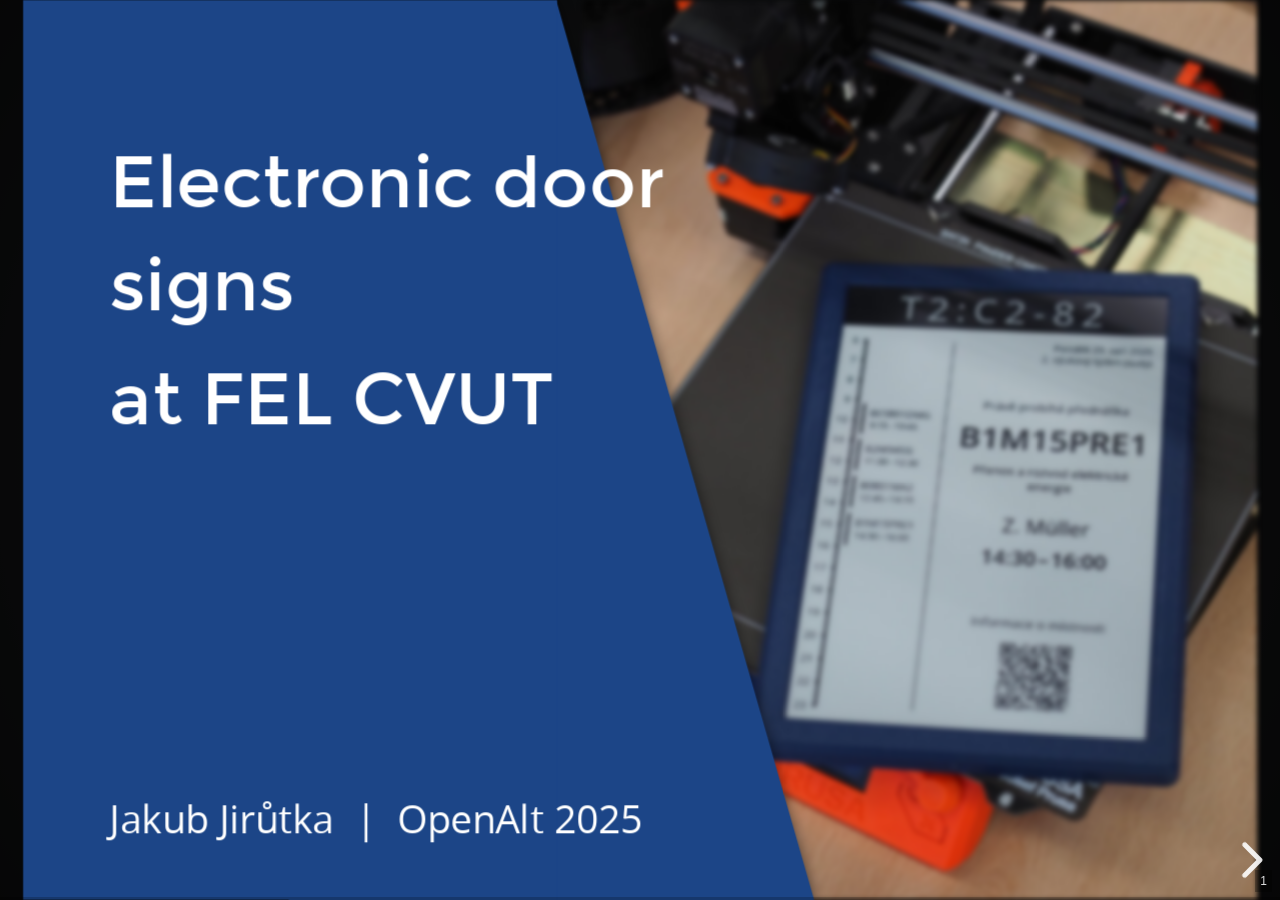
<file: 2025-openalt-eink-door-signs/index.html>
<!DOCTYPE html>
	<html class="sl-root decks export offline loaded">
	<head>
		<meta name="viewport" content="width=device-width, initial-scale=1.0, maximum-scale=1.0, user-scalable=no, viewport-fit=cover, minimal-ui">
		<meta charset="utf-8">
		<meta http-equiv="X-UA-Compatible" content="IE=edge,chrome=1">
		<meta name="mobile-web-app-capable" content="yes">
		<meta name="apple-mobile-web-app-capable" content="yes">
		<meta name="apple-mobile-web-app-status-bar-style" content="black-translucent">
		<link rel="manifest" href='data:application/manifest+json,{"display": "standalone", "name": "Electronic door signs"}' />
		<title>Electronic door signs</title>


		<link rel="stylesheet" type="text/css" href="lib/offline-v2.css">



		<!-- User CSS -->
		<style id="user-css-output" type="text/css">
			.reveal .monospace-font h1,
.reveal .monospace-font h2,
.reveal .monospace-font h3 {
  font-family: monospace;
}

		</style>
	</head>
	<body class="reveal-viewport theme-font-montserrat theme-color-grey-blue">
		<div class="reveal">
			<div class="slides">
				<section data-background-transition="fade" data-id="b60e302e69ad86ace9dbbf2afb67bfd6" data-background-color="rgba(0, 0, 0, 0.8)">










<div class="sl-block" data-block-type="text" style="height: auto; width: 519.078px; left: 67.4223px; top: 616.5px;" data-block-id="89b5d0e873116580fe3a9600afb867f7" data-name="text-13b1f6"><div class="sl-block-content" data-placeholder-tag="p" data-placeholder-text="Text" style="z-index: 15; text-align: left;"><p>Jakub Jirůtka &nbsp;| &nbsp;OpenAlt 2025</p></div></div>
<div class="sl-block" data-block-type="image" style="width: 525.259px; height: 700px; left: 434.741px; top: -0.0000100576px; min-width: 1px; min-height: 1px;" data-name="image-ff6a81" data-block-id="5db396151c2a9eca6b7b2b50f85240ff"><div class="sl-block-style" style="z-index: 10; filter: blur(2px);"><div class="sl-block-content" style="z-index: 10;"><img class="" data-natural-width="1013" data-natural-height="1350" data-lazy-loaded="" data-src="media/c7754273a4039a083ebac10f84412628.JPG"></div></div></div>
<div class="sl-block" data-block-type="text" style="height: auto; width: 433.5px; left: 67.4223px; top: 100.5px;" data-name="text-e3cdfe" data-block-id="84b0f169693d57a8d6c9100cad0340f5"><div class="sl-block-content" data-placeholder-tag="p" data-placeholder-text="Text" style="z-index: 16; font-size: 75%; text-align: left; line-height: 1.43;" data-has-line-height="">
<h1>Electronic door signs</h1>

<h1>at FEL CVUT</h1>
</div></div>
<div class="sl-block sl-block-group" data-block-type="group" data-name="group-63dfbf" data-block-id="d265f0b0d6d1ff2ea42147dd48fe384f"><div class="sl-block-content sl-block-group-content" style="transform-origin: 308.139868px 404.4066px; z-index: 11;">
<div class="sl-block" data-block-type="shape" style="width: 415.741px; height: 700px; left: 0px; top: -0.0000100576px;" data-name="shape-11e7a2" data-block-id="5db0504909e07e9a88352b0d9d4dfb8d"><div class="sl-block-content" data-shape-type="rect" data-shape-fill-color="rgb(28, 69, 135)" data-shape-stretch="true" style="z-index: 13;"><svg xmlns="http://www.w3.org/2000/svg" version="1.1" width="100%" height="100%" preserveAspectRatio="none" viewBox="0 0 416 700"><rect width="415.741" height="700" rx="0" ry="0" class="shape-element" fill="rgb(28, 69, 135)"></rect></svg></div></div>
<div class="sl-block" data-block-type="shape" style="width: 393px; height: 728.717px; left: 130.461px; top: 40.0481px;" data-block-id="e721cb98c8c763028345d285b1fb8e12" data-name="shape-8bb333"><div class="sl-block-style" style="z-index: 12; transform: rotate(-16deg); filter: opacity(100%) drop-shadow(rgba(0, 0, 0, 0.5) 0px 0px 5px);"><div class="sl-block-content" data-shape-type="rect" data-shape-fill-color="rgb(28, 69, 135)" data-shape-stretch="true" style="z-index: 12;"><svg xmlns="http://www.w3.org/2000/svg" version="1.1" width="100%" height="100%" preserveAspectRatio="none" viewBox="0 0 393 729"><rect width="393" height="728.717" rx="0" ry="0" class="shape-element" fill="rgb(28, 69, 135)"></rect></svg></div></div></div>
</div></div></section><section data-id="e4e4f533a2956da3af2b6467787179f8">
<div class="sl-block" data-block-type="text" style="height: auto; width: 465.537px; left: 94.463px; top: 201.307px;" data-name="text-cdf36e" data-block-id="a9a2748ab241de900d76af1e0e40c983"><div class="sl-block-content" data-placeholder-tag="p" data-placeholder-text="Text" style="z-index: 10; text-align: left; line-height: 1.56;" data-has-line-height="">
<p>System engineer and developer</p>

<p>Works at FEE CTU in Prague</p>

<p>FOSS developer &amp; contributor</p>

<p>Alpine Linux developer</p>
</div></div>







<div class="sl-block" data-block-type="text" style="width: 837px; left: 61.5px; top: 66px; height: auto;" data-block-id="f2d71772b29179dbb1ecd57faddc37ca" data-name="text-8fd4d7">
<div class="sl-block-content monospace-font" data-placeholder-tag="h1" style="z-index: 11; color: rgb(255, 255, 255);" data-placeholder-text="Text"><h2>$~ whoami</h2></div>
<grammarly-extension data-grammarly-shadow-root="true" style="position: absolute; top: 0px; left: 0px; pointer-events: none; z-index: 11;" class="dnXmp"></grammarly-extension><grammarly-extension data-grammarly-shadow-root="true" style="position: absolute; top: 0px; left: 0px; pointer-events: none; z-index: 11;" class="dnXmp"></grammarly-extension>
</div>

<div class="sl-block" data-block-type="image" style="width: 302.903px; height: 119.166px; left: 595.597px; top: 519.527px; min-width: 1px; min-height: 1px;" data-name="image-d20657" data-block-id="f2f99683a813679c27392176056ae643"><div class="sl-block-content" style="z-index: 12;" data-inline-svg="false"><img class="" data-natural-width="577" data-natural-height="227" data-lazy-loaded="" data-src="media/5c28804d12ff3230e0fe913632a6f95a.svg"></div></div>

<div class="sl-block" data-block-type="image" style="width: 177.4px; height: 259px; left: 721.1px; top: 103px; min-width: 1px; min-height: 1px;" data-name="image-7b3613" data-block-id="23fcdbfba9525cd491b77deb7f92da16"><div class="sl-block-content" style="z-index: 13; --svg-color: rgb(255, 255, 255);" data-inline-svg="true">
<img class="" style="" data-lazy-loaded="" data-src="media/a99f3b54f40e3dd2e5f711e64560beba.svg"><svg xmlns="http://www.w3.org/2000/svg" viewBox="0 0 119.05 215.56" preserveAspectRatio="xMidYMid meet"><defs></defs><g id="Layer_2" data-name="Layer 2"><g id="Layer_1-2" data-name="Layer 1"><path class="cls-1" d="M69.65,190.23c0,1.12,0,2.1,0,3.07q-.11,8.47-.22,16.94c0,2.73-1.77,4.48-4.35,3.62-2.07-.7-3.3,0-4.82,1-1.88,1.15-2.64,1-3.9-.79a3.39,3.39,0,0,0-3.4-1.72,11.63,11.63,0,0,1-2.12-.07c-2-.12-3.86-2.57-3.16-4.48.24-.64,1.2-1,1.7-1.57a2.05,2.05,0,0,0,.59-1.45c-2.38-8.65-4.82-17.29-7.25-25.92a2,2,0,0,0-.26-.34,7.17,7.17,0,0,0-.53.89c-.65,1.46-1.21,3-1.93,4.38-3.4,6.71-3.65,13.9-3.32,21.19a24.54,24.54,0,0,1-.15,4.62c-.29,2-1.58,2.77-3.57,2.32a7.29,7.29,0,0,1-1.49-.42,3.27,3.27,0,0,0-3.58.44,4.64,4.64,0,0,1-4,1,6.16,6.16,0,0,1-2.66-1.31c-.78-.7-1.33-1.21-2.52-.92a5.52,5.52,0,0,1-4.46-.8,3.91,3.91,0,0,1-.95-6.16c.35-.43.73-.85,1.12-1.3-1.87-3.56-3.75-7.08-5.58-10.63A63,63,0,0,1,1.74,164,103.51,103.51,0,0,0,.43,153.1c-.89-6.85-.1-13.72-.19-20.58-.13-9.64,1.71-19.1,2-28.69.25-7,.34-13.94,1-20.87.46-5.41,1.59-10.77,2.46-16.15q1-6.06,2.07-12.09a3.45,3.45,0,0,0-1.52-3.9c-.7-.47-1.26-1.13-1.92-1.66A2.72,2.72,0,0,1,3.6,45.5C4,44.63,4.85,43.93,5.18,43A13,13,0,0,0,5.49,40,5.16,5.16,0,0,0,10,42a2,2,0,0,0,1.37-.75c.82-1.59,1.83-2.85,3.74-3l.31-2.47c2.06,1.28,4.12,2.46,6,3.84a3.21,3.21,0,0,1,.92,2c.12,1,.43,1.38,1.5.94V40.36c.34.17.6.22.72.38A28.59,28.59,0,0,1,28,45.06a3.12,3.12,0,0,1-.94,3.85c-1.14,1-2.51,1.62-3.74,2.47-.37.25-.84.67-.87,1-.56,7-1.07,14.06-1.59,21.23a5.26,5.26,0,0,0,.87-.23c4.91-2.4,10.13-3,15.52-2.84,2.74.1,2.77,0,3.1-2.6.44-3.59.88-7.19,1.23-10.79a3.25,3.25,0,0,0-.67-1.84,13.84,13.84,0,0,0-1.46-1.51,3.43,3.43,0,0,1-1-3.23c.43-1.71.87-3.42,1.32-5.19.52.36,1.26.91,2,1.41,1.74,1.12,2.82.89,4-.79.93-1.36,2-2.67,1.38-4.57l.7-.4a15.2,15.2,0,0,0,.92,1.56,4.74,4.74,0,0,0,1.11,1.08,11.73,11.73,0,0,1,2.51,1.65,11.23,11.23,0,0,1,1.28,2.92c2-.75.71-2.74,1.83-4.09,1.06,2.74,2.15,5.28,3,7.89.47,1.45-.17,2.8-1,4.11a8,8,0,0,0-1.37,3.57c-.26,7.1-.33,14.2-.51,21.3a1.7,1.7,0,0,0,1.14,1.7c3.9,2,7.78,4,11.66,6,.5.25,1,.54,1.62.89-1.06,1.56-2,3.11-3.1,4.56-3.66,4.91-5.1,10.51-5.27,16.52-.21,7.1,1.1,14,2.39,21,1.72,9.28,3.44,18.56,5.08,27.86.43,2.45.48,5,.8,7.43a2.7,2.7,0,0,0,.87,1.75c6.68,4.44,16,5.69,23.28.33a10.09,10.09,0,0,0,2.64-3.19c1.08-2,1.86-4.1,2.82-6.15a6.61,6.61,0,0,1,6.41-4c6.9-.13,11.37,2.86,12.6,8.83a16.31,16.31,0,0,1,.33,5.73,44.1,44.1,0,0,1-2.3,9.25c-2.26,5.73-7,8.86-12.56,11-6.74,2.63-13.65,2.77-20.69,1.6-4-.68-8.08-1.25-12.12-1.86C70.8,190.25,70.33,190.27,69.65,190.23ZM18,90.33c0-1.12,0-2,0-2.9q.4-7.38.86-14.77c.45-7.28.93-14.55,1.38-21.83a1.38,1.38,0,0,1,1.26-1.41,13.89,13.89,0,0,0,2.65-.93c1.42-.67,1.95-1.78,1.53-2.93a2.73,2.73,0,0,0-3.21-1.38,20,20,0,0,0-2.53,1c.09-.9.14-1.74.26-2.57a1.88,1.88,0,0,0-1.44-2.23,5,5,0,0,0-4.34.25c-1.33.73-.91,1.92-1,3-.09,1.33-.54,1.67-1.92,1.49a25.29,25.29,0,0,0-3.35-.31A2.48,2.48,0,0,0,5.6,46.56c1.07.95,2.08,1.95,3.2,2.79a3.55,3.55,0,0,1,1.41,3.71c-1,6.17-1.91,12.35-2.89,18.52-.91,5.71-2,11.38-1.95,17.21,0,3.67-.31,7.34-.51,11-.71,13.29-1.48,26.58-2.12,39.87a76.67,76.67,0,0,0,.17,10.28c.48,5.71,1.63,11.34,1.49,17.12a29.79,29.79,0,0,0,.7,6.29,69.87,69.87,0,0,0,9.83,24.3c1.09,1.72,2.11,3.49,3.2,5.29-1.69.63-3.08,1.43-3.12,3.25a2.65,2.65,0,0,0,.87,2.1,3.72,3.72,0,0,0,2.44-.25c.48-.16.81-.76,1.24-1.12s.86-.63,1.39-1a26.49,26.49,0,0,1,1.37,2.81,2.41,2.41,0,0,0,2.79,1.6,2.49,2.49,0,0,0,2.27-2c.32-1,.05-1.55-.91-1.6-2.31-.11-3.47-1.46-4.23-3.47-.54-1.43-.13-2.18,1.47-2.3a6.93,6.93,0,0,0,2.35-.28c1.9-.89,2.91.46,4,1.45s.6,2.05.11,3.12c-.77,1.7-.66,2.35.94,3.35a3,3,0,0,0,2.41.42c.46-.22.63-1.45.62-2.23,0-1.72-.38-3.45-.35-5.18,0-2.06.3-4.12.52-6.18.59-5.28,1.23-10.58,3.39-15.5a14.1,14.1,0,0,1,2.72-4c1.34-1.38,3.14-1.07,4.22.53a15.28,15.28,0,0,1,1.46,2.88c3.16,8,4.76,16.4,6.53,24.76.6,2.82.58,2.82-1.85,4.15a2,2,0,0,0-.32.23,2.43,2.43,0,0,0,1.76,2.38c2.07.46,3.27-.94,4.65-2.37a13.56,13.56,0,0,1,.56,2.58c.08.53.06,1.18.37,1.53.54.61,2.64.06,3.18-.72a1.9,1.9,0,0,0-.75-2.73c-1.06-.61-2.13-1.2-3.2-1.79s-.85-1.58-.62-2.58,1-.75,1.65-.83c.92-.1,1.84-.37,2.76-.4a2.56,2.56,0,0,1,1.72.43c1,1,1.88,2.2,2.75,3.26a9.27,9.27,0,0,0-1.65,1.91,2.8,2.8,0,0,0-.22,2.17c.53,1,1.61.69,2.54.41a1.53,1.53,0,0,0,1.21-1.76q-.23-9.81-.34-19.62a1.59,1.59,0,0,0-1.15-1.66c-2-.85-4.06-1.73-6.06-2.67-7.85-3.67-13.87-9-15.76-17.89-.22-1-.58-2-.88-3l.38-.2a12.92,12.92,0,0,1,1.35,1.7c.63,1.14,1.15,2.36,1.72,3.54,2.75,5.65,6.56,10.34,12.37,13a77.82,77.82,0,0,0,36.31,7.13,19.32,19.32,0,0,0,8.66-2.3c7.69-4.25,12.78-10.18,12.8-19.54,0-5.52-2.7-8.45-8-9.92-3.4-.94-5.34,0-7,3.12a48.3,48.3,0,0,0-2.06,4.79c-1.11,2.84-2.87,5.14-5.78,6.21a40.86,40.86,0,0,1-8.33,2.5,19.46,19.46,0,0,1-16.77-5.58c-3.87-3.71-7.52-7.65-11.26-11.49-.29-.3-.54-.62-.82-.93,4.2,1.68,6.6,5.48,10.27,8.21a22.79,22.79,0,0,0,0-2.78c-.61-4.52-1.06-9.06-2-13.52-2.18-10.87-4.84-21.63-5.94-32.71-.8-8.12,0-15.67,5.44-22.2,1-1.21,1.83-2.58,2.83-4-1.14-.66-2.11-1.31-3.16-1.81Q56,84.48,47.9,80.7c-1-.48-1.35-1-1-2.17.63-1.89,1-3.84,1.62-6h-15c1.15,1.34,2.81,2.63,3.52,4.31s.54,3.83.76,5.84c.88,0,1.73,0,2.56.15,2,.25,4,0,5.9,1a16.31,16.31,0,0,1,6.39,6.21,7.25,7.25,0,0,1,.41,6.39c-1.85,4.8-6.33,7.37-12,6.84a11.56,11.56,0,0,1-10.37-8.44c-.11-.36-.14-.83-.39-1a2.62,2.62,0,0,0-1.5-.77,1.72,1.72,0,0,0-1.19,1c-.12.3.25.92.57,1.24A16.41,16.41,0,0,0,30,96.7c-1.51,1-4.62.25-5.94-1.11C22.5,94,22.25,92.53,23.29,91l2.46,2.67,1.84-4.16-7.83-4C19.16,86.94,20.59,89.26,18,90.33ZM50.16,51.38c.35-1.26.55-2.06.79-2.86.31-1,.44-2-.91-2.35a2,2,0,0,0-2.76,1.37c-.24.86-.3,1.76-.52,2.62-.29,1.11-.81,1.23-1.62.42a3.23,3.23,0,0,0-3.45-1c-1.43.44-1.78,1.45-.8,2.62a7.61,7.61,0,0,0,1.43,1.35c1.55,1.07,1.88,2.5,1.72,4.3-.34,3.74-.5,7.5-.73,11.25-.06,1,.35,1.44,1.4,1.43,1.74,0,3.48.12,5.21.09,1.31,0,1.53.53,1.19,1.65-.59,2-1.16,4-1.7,6-.09.35-.07,1,.12,1.1,1,.52,2.08.91,3.28,1.41.11-1.86.23-3.41.27-5,.16-6,.34-12,.38-18,0-1.6.31-2.59,2-3,1-.26,1.3-1.49.94-3.15-.26-1.19-1.13-.72-1.8-.67C53.24,51.06,51.91,51.22,50.16,51.38ZM42,100.77a11.26,11.26,0,0,0,6.16-1.61A6.71,6.71,0,0,0,50.84,91,10.54,10.54,0,0,0,36,86.38a7.32,7.32,0,0,0-.85,12.15A11,11,0,0,0,42,100.77ZM27.8,87.11a8.48,8.48,0,0,0,6.69-2.72,5.88,5.88,0,0,0-2.92-9.81,16.2,16.2,0,0,0-2.77-.47c-4.26-.33-7.75,2.53-7.91,6.44S23.56,87.07,27.8,87.11Z" style="fill: var(--svg-color, rgb(0, 0, 0));"></path><path class="cls-1" d="M14.29,0c0,1.21-.06,2.42,0,3.62.2,3.08.5,6.16.71,9.25a13.42,13.42,0,0,1,0,3.23c-.25,1.44-.71,2.83.09,4.24a.72.72,0,0,1,.07.41c-.44,2.82-.87,5.64-1.32,8.45,0,.06-.14.11-.32.22a18.25,18.25,0,0,0-.33-3.29,37.34,37.34,0,0,0-1.48-3.54,2.79,2.79,0,0,1-.35-1.54,13.65,13.65,0,0,0,.4-4.75,34.1,34.1,0,0,1,1-11.58c.4-1.58.75-3.17,1.12-4.76Z" style="fill: var(--svg-color, rgb(0, 0, 0));"></path><path class="cls-1" d="M57.12,11.37c.75,2.11,1.61,4.19,2.2,6.34.21.72-.31,1.62-.36,2.45s.06,1.7.08,2.56a9.56,9.56,0,0,1,0,1.07c0,.32-.22.65-.16.94.95,4.53-.91,8.63-2,12.85,0,.06-.13.1-.4.3,0-1.2.07-2.27,0-3.32-.19-2.71-.5-5.41-.64-8.12A36.79,36.79,0,0,1,56,22.25c0-.32.2-.68.11-1-1-3.41,1.17-6.53.63-9.89Z" style="fill: var(--svg-color, rgb(0, 0, 0));"></path><path class="cls-1" d="M36.43,11.08c.89,2.85,1.69,5.73,2.69,8.54.85,2.41.7,4.85.63,7.31a.82.82,0,0,0,.13.4,5.38,5.38,0,0,1-.34,6,3.17,3.17,0,0,0-.2,1.5c0,.78,0,1.56,0,2.34l-.41.06c-.3-1.37-.56-2.74-.9-4.1-.24-.95-.58-1.87-.88-2.8-.06-.18-.2-.34-.21-.52-.14-3.09-.27-6.18-.42-9.26s-.31-6.28-.46-9.41Z" style="fill: var(--svg-color, rgb(0, 0, 0));"></path><path class="cls-1" d="M47.76,7c0,.89-.06,1.78,0,2.66.19,2.75.48,5.5.61,8.26a39.09,39.09,0,0,1-.24,4.32c0,.28-.19.59-.12.83,1,3.33-1.06,6.39-.62,9.67l-.45,0c-.07-.44-.15-.88-.21-1.32s-.14-1-.18-1.54A4.48,4.48,0,0,0,45,26.69a1.58,1.58,0,0,1-.24-1.32,10.64,10.64,0,0,0,.38-4A28.14,28.14,0,0,1,47.76,7Z" style="fill: var(--svg-color, rgb(0, 0, 0));"></path><path class="cls-1" d="M23.58,8.41c.53,2.18.52,4.46,2.36,6.1a1.09,1.09,0,0,1,.15.9,10.92,10.92,0,0,0-.37,4.44,23.79,23.79,0,0,1-.7,9c-.44,1.85-.84,3.71-1.27,5.57l-.55,0c0-1.31.07-2.63,0-3.93-.17-2.38-.49-4.75-.63-7.13-.08-1.39.05-2.79.11-4.19a6.65,6.65,0,0,0,.09-1.53C22,14.44,23.83,11.53,23.58,8.41Z" style="fill: var(--svg-color, rgb(0, 0, 0));"></path><path class="cls-1" d="M5.68,33.72c-.57-1.58-1.76-3.37-1.74-5.16s-.76-3.51-.76-5.31c0-2.67-.12-5.33-.19-8a2.7,2.7,0,0,1,.32-1.51c.84,2,1.7,4,2.53,6A13.48,13.48,0,0,1,6.55,26a4.14,4.14,0,0,0,.67,1.81A2.06,2.06,0,0,1,7,30.13,15.44,15.44,0,0,0,5.68,33.72Z" style="fill: var(--svg-color, rgb(0, 0, 0));"></path><path class="cls-1" d="M37.73,95.11c-.06,1-.25,2-1.37,2s-1.31-1.08-1.3-2,.18-2,1.34-2S37.64,94.24,37.73,95.11Z" style="fill: var(--svg-color, rgb(0, 0, 0));"></path><path class="cls-1" d="M27.3,84.11c-.08.93-.19,2-1.33,2s-1.31-1.07-1.31-2,.13-2,1.31-2S27.23,83.2,27.3,84.11Z" style="fill: var(--svg-color, rgb(0, 0, 0));"></path></g></g></svg>
</div></div>
<div class="sl-block" data-block-type="text" style="height: auto; width: 324.745px; left: 782.128px; top: 212.873px;" data-name="text-578197" data-block-id="2d36058b38090d0413989aac67423b4f"><div class="sl-block-style" style="z-index: 14; opacity: 0.3; transform: rotate(-90deg);"><div class="sl-block-content" data-placeholder-tag="p" data-placeholder-text="Text" style="z-index: 14; text-align: left; color: rgb(255, 255, 255); background-color: rgba(0, 0, 0, 0); font-size: 80%;"><p><span style="font-size:0.5em">&nbsp; Source: https://lezebre.lu/en/sticker-simons-cat-claws/</span></p></div></div></div>
<div class="sl-block sl-block-group" data-block-type="group" data-name="group-ae1b60" data-block-id="4f99cf7706eef0a16e7d3793e7b378dc"><div class="sl-block-content sl-block-group-content" style="transform-origin: 277.788px 561.193px 0px; z-index: 15;">
<div class="sl-block" data-block-type="image" style="width: 40.1037px; height: 40.1037px; left: 96.566px; top: 598.589px; min-width: 1px; min-height: 1px;" data-name="image-e29f1c" data-block-id="4afa4419c19580e325b192d76fbc631e"><div class="sl-block-content" style="z-index: 19;"><img class="" data-natural-width="512" data-natural-height="512" data-lazy-loaded="" data-src="media/5315c83a2481ef143fd50f1720669789.png"></div></div>
<div class="sl-block" data-block-type="text" style="height: auto; width: 314px; left: 147.113px; top: 483.693px;" data-name="text-3f13c3" data-block-id="ad9e482534fff26477022d9d6b50319f"><div class="sl-block-content" data-placeholder-tag="p" data-placeholder-text="Text" style="z-index: 17; text-align: left; line-height: 1.56;" data-has-line-height="">
<p>@jirutka</p>

<p>@jakub@jirutka.cz</p>

<p>jakub@jirutka.cz</p>
</div></div>
<div class="sl-block" data-block-type="image" style="width: 38px; height: 38px; left: 96.566px; top: 491.36px; min-width: 1px; min-height: 1px;" data-name="image-b044ce" data-block-id="1fbe1f812aa3d1fbda7860783b222f3a"><div class="sl-block-content" style="z-index: 18; --svg-color: rgb(255, 255, 255);" data-inline-svg="true">
<img class="" data-natural-width="1024" data-natural-height="1024" data-lazy-loaded="" style="" data-src="media/ccc761ec1eee22ac1c5bde6a314bf9c4.svg"><svg width="1024" height="1024" viewBox="0 0 1024 1024" fill="none" xmlns="http://www.w3.org/2000/svg" preserveAspectRatio="xMidYMid meet">
<path fill-rule="evenodd" clip-rule="evenodd" d="M8 0C3.58 0 0 3.58 0 8C0 11.54 2.29 14.53 5.47 15.59C5.87 15.66 6.02 15.42 6.02 15.21C6.02 15.02 6.01 14.39 6.01 13.72C4 14.09 3.48 13.23 3.32 12.78C3.23 12.55 2.84 11.84 2.5 11.65C2.22 11.5 1.82 11.13 2.49 11.12C3.12 11.11 3.57 11.7 3.72 11.94C4.44 13.15 5.59 12.81 6.05 12.6C6.12 12.08 6.33 11.73 6.56 11.53C4.78 11.33 2.92 10.64 2.92 7.58C2.92 6.71 3.23 5.99 3.74 5.43C3.66 5.23 3.38 4.41 3.82 3.31C3.82 3.31 4.49 3.1 6.02 4.13C6.66 3.95 7.34 3.86 8.02 3.86C8.7 3.86 9.38 3.95 10.02 4.13C11.55 3.09 12.22 3.31 12.22 3.31C12.66 4.41 12.38 5.23 12.3 5.43C12.81 5.99 13.12 6.7 13.12 7.58C13.12 10.65 11.25 11.33 9.47 11.53C9.76 11.78 10.01 12.26 10.01 13.01C10.01 14.08 10 14.94 10 15.21C10 15.42 10.15 15.67 10.55 15.59C13.71 14.53 16 11.53 16 8C16 3.58 12.42 0 8 0Z" transform="scale(64)" fill="#1B1F23" style="fill: var(--svg-color, rgb(27, 31, 35));"></path>
</svg>
</div></div>
<div class="sl-block" data-block-type="image" style="width: 42.2067px; height: 38.3333px; left: 94.463px; top: 545.833px; min-width: 1px; min-height: 1px;" data-name="image-af87dd" data-block-id="e6928daf00b81a0efdca07f6e6d4785f"><div class="sl-block-content" style="z-index: 16; --svg-color: rgb(255, 255, 255);" data-inline-svg="true">
<img class="" data-lazy-loaded="" style="" data-src="media/0e990fa33376cbc5efd4493ad5bc961c.svg"><svg xmlns="http://www.w3.org/2000/svg" shape-rendering="geometricPrecision" text-rendering="geometricPrecision" image-rendering="optimizeQuality" fill-rule="evenodd" clip-rule="evenodd" viewBox="0 0 512 539.675" preserveAspectRatio="xMidYMid meet"><path fill-rule="nonzero" d="M509.934 119.48C502.047 61.492 450.957 15.797 390.393 6.943 380.174 5.444 341.461 0 251.779 0h-.669c-89.706 0-108.95 5.444-119.169 6.943C73.064 15.552 19.296 56.613 6.25 115.283c-6.274 28.896-6.943 60.93-5.779 90.315 1.663 42.141 1.984 84.206 5.854 126.175a587.526 587.526 0 0013.962 82.76c12.4 50.284 62.598 92.13 111.779 109.203a302.928 302.928 0 00163.538 8.535 244.938 244.938 0 0017.707-4.782c13.169-4.148 28.621-8.782 39.981-16.927.154-.113.282-.262.374-.432.089-.17.138-.358.146-.549v-40.666a1.197 1.197 0 00-.465-.929 1.242 1.242 0 00-1.023-.227 457.85 457.85 0 01-106.125 12.264c-61.505 0-78.048-28.87-82.784-40.888a125.62 125.62 0 01-7.194-32.23c-.01-.186.026-.369.102-.539a1.165 1.165 0 01.834-.674c.181-.04.371-.034.552.01a449.063 449.063 0 00104.389 12.264c8.457 0 16.888 0 25.347-.219 35.366-.981 72.64-2.772 107.436-9.493.868-.173 1.736-.319 2.482-.538 54.884-10.427 107.113-43.149 112.422-126.005.199-3.264.696-34.168.696-37.555.023-11.503 3.744-81.604-.547-124.676zm-84.473 206.752H367.75V186.417c0-29.435-12.4-44.445-37.625-44.445-27.727 0-41.615 17.758-41.615 52.834v76.528h-57.363v-76.528c0-35.076-13.915-52.834-41.642-52.834-25.075 0-37.599 15.01-37.625 44.445v139.815H94.219V182.173c0-29.432 7.597-52.818 22.792-70.151 15.675-17.293 36.234-26.171 61.754-26.171 29.539 0 51.859 11.234 66.741 33.676l14.359 23.844 14.385-23.844c14.88-22.442 37.201-33.676 66.691-33.676 25.494 0 46.053 8.878 61.777 26.171 15.196 17.317 22.793 40.7 22.793 70.151l-.05 144.059z" style="fill: var(--svg-color, rgb(0, 0, 0));"></path></svg>
</div></div>
</div></div></section><section data-id="fdd0fcec8058d55f6687a4b84b7065f1">

<div class="sl-block" data-block-type="text" style="height: auto; width: 208.745px; left: 7.25px; top: 662px;" data-name="text-578197" data-block-id="9dd268b60775ae385fe1790bd24c1e3e"><div class="sl-block-style" style="z-index: 10; opacity: 0.6;"><div class="sl-block-content" data-placeholder-tag="p" data-placeholder-text="Text" style="z-index: 10; text-align: left; color: rgb(255, 255, 255); background-color: rgba(0, 0, 0, 0); font-size: 80%;"><p><span style="font-size:0.5em">&nbsp; Source: ChatGPT 5 (DALL-E 3)</span></p></div></div></div>
<div class="sl-block" data-block-type="image" style="width: 962px; height: 700px; left: -2px; top: 0px; min-width: 1px; min-height: 1px;" data-name="image-2af8df" data-block-id="1bac800c21dd725d468f5513e5881e31"><div class="sl-block-content" style="z-index: 11;"><img class="" data-natural-width="1536" data-natural-height="1024" data-crop-x="0" data-crop-y="0" data-crop-width="0.916191" data-crop-height="1" style="left: 0px; top: 0px; width: 1050px; height: 700px;" data-lazy-loaded="" data-src="media/e1a7c11c7d4c917d940d323e505663a7.png"></div></div>
<div class="sl-block" data-block-type="text" style="height: auto; width: 208.745px; left: 7.25px; top: 662px;" data-block-id="3fd1a13a37f196c610025ea1552c6745" data-name="text-bbff22"><div class="sl-block-style" style="z-index: 12; opacity: 0.6;"><div class="sl-block-content" data-placeholder-tag="p" data-placeholder-text="Text" style="z-index: 12; text-align: left; color: rgb(255, 255, 255); background-color: rgba(0, 0, 0, 0); font-size: 80%;"><p><span style="font-size:0.5em">Source: ChatGPT 5 (DALL-E 3)</span></p></div></div></div></section><section data-id="5cd5904e59a28492b70f674c05a42225"><div class="sl-block" data-block-type="image" style="width: 444px; height: 699.655px; left: 0px; top: 0px; min-width: 1px; min-height: 1px;" data-name="image-7ed5e2" data-block-id="2b84ff92b31d16a1a8d5c63bca6d3b6c"><div class="sl-block-content" style="z-index: 11;"><img class="" data-natural-width="1013" data-natural-height="1350" data-crop-x="0.154286" data-crop-y="0" data-crop-width="0.845714" data-crop-height="1" style="left: -81px; top: 0px; width: 525px; height: 700px;" data-lazy-loaded="" data-src="media/574cc5a800c7f88f4d1efef34c8323c0.jpg"></div></div>


<div class="sl-block" data-block-type="image" style="width: 513.333px; height: 700px; left: 444.237px; top: 0px; min-width: 1px; min-height: 1px;" data-name="image-5f22e5" data-block-id="778e1476448d3777bf82e01b1cd5b37d"><div class="sl-block-content" style="z-index: 10;"><img class="" data-natural-width="900" data-natural-height="1350" data-crop-x="0" data-crop-y="0" data-crop-width="1" data-crop-height="0.909091" style="left: 0px; top: 0px; width: 513px; height: 770px;" data-lazy-loaded="" data-src="media/ecba17d45bc1eb1b2c76a5c170071b8c.jpg"></div></div></section><section data-id="a75749df884a6f1c7f62160703349753"><div class="sl-block" data-block-type="image" style="width: 493.333px; height: 657.453px; left: 466.667px; top: 0px; min-width: 1px; min-height: 1px;" data-name="image-f71e1c" data-block-id="afcefedba13407da6243a225104848ea"><div class="sl-block-content" style="z-index: 10;"><img class="" data-natural-width="1013" data-natural-height="1350" data-lazy-loaded="" data-src="media/1a6a27e944c2f88f9480ea6f8476498a.jpg"></div></div>
<div class="sl-block" data-block-type="shape" style="width: 493.333px; height: 42.547px; left: 466.667px; top: 657.453px;" data-name="shape-4147e3" data-block-id="025dc3e42b09aa0216394b5c0fbeb886"><div class="sl-block-content" data-shape-type="rect" data-shape-fill-color="rgb(186, 186, 177)" data-shape-stretch="true" style="z-index: 11;"><svg xmlns="http://www.w3.org/2000/svg" version="1.1" width="100%" height="100%" preserveAspectRatio="none" viewBox="0 0 493 43"><rect width="493.333" height="42.547" rx="0" ry="0" class="shape-element" fill="rgb(186, 186, 177)"></rect></svg></div></div>
<div class="sl-block" data-block-type="image" style="width: 466.667px; height: 700px; left: 0px; top: 0px; min-width: 1px; min-height: 1px;" data-name="image-cc712d" data-block-id="86a30ad9d9d9f9db44bf00d360167521"><div class="sl-block-content" style="z-index: 12;"><img class="" data-natural-width="900" data-natural-height="1350" data-lazy-loaded="" data-src="media/09ad529d572699975402d2b8131f7e5c.jpg"></div></div>
<div class="sl-block" data-block-type="text" style="height: auto; width: 208.745px; left: 295.628px; top: 669px;" data-name="text-578197" data-block-id="a6fa07ade5f4700ed00bcc1fcfa657ae"><div class="sl-block-style" style="z-index: 13; opacity: 0.6;"><div class="sl-block-content" data-placeholder-tag="p" data-placeholder-text="Text" style="z-index: 13; text-align: left; color: rgb(255, 255, 255); background-color: rgba(0, 0, 0, 0); font-size: 80%;"><p><span style="font-size:0.5em">Cat by: ChatGPT 5 (DALL-E 3)</span></p></div></div></div></section><section data-id="d6afcd36f5f6a361cdfa87d2dd8bf219">
<div class="sl-block" data-block-type="text" style="height: auto; width: 781.5px; left: 89.25px; top: 179px;" data-name="text-cdf36e" data-block-id="8993ebbf8a265f369c23ec8d706505e0"><div class="sl-block-content" data-placeholder-tag="p" data-placeholder-text="Text" style="z-index: 10; text-align: left; line-height: 1.82;" data-has-line-height=""><ul>
	<li>expensive updates (paper, ink, and <strong>human labour</strong>)</li>
	<li>doesn’t display non-periodic events
	<ul>
		<li>block teaching</li>
		<li>exams</li>
		<li>reservations</li>
	</ul>
	</li>
	<li>“what’s happening now” lookups are not O(1)</li>
</ul></div></div>










<div class="sl-block" data-block-type="text" style="width: 928px; left: 16px; top: 66px; height: auto;" data-name="text-c29943" data-block-id="6dbf4db53b7d353f52173e614bda4c5a">
    <div class="sl-block-style" style="z-index: 12; transform: rotate(0deg);"><div class="sl-block-content" data-placeholder-tag="h2" style="text-align: center; z-index: 12; color: rgb(255, 255, 255); font-size: 80%;" data-placeholder-text="Text"><h2>Limitations</h2></div></div>
</div>
</section><section data-id="abd69ff5eab314ce08b45020b23be3b9">
<div class="sl-block" data-block-type="text" style="height: auto; width: 855.5px; left: 66.25px; top: 161px;" data-name="text-cdf36e" data-block-id="4e572b9cc3976e9a71129352e2877020"><div class="sl-block-content" data-placeholder-tag="p" data-placeholder-text="Text" style="z-index: 10; text-align: left; line-height: 1.625;" data-has-line-height=""><ul>
	<li>display complete, up-to-date information
	<ul>
		<li>lessons, exams, reservations, study room</li>
	</ul>
	</li>
	<li>display what’s happening now / in &lt;15 min + today</li>
	<li>remote control</li>
	<li>two power options:
	<ul>
		<li>over Ethernet (available in newly renovated rooms)</li>
		<li>battery → LCD display is not an option</li>
	</ul>
	</li>
	<li>sufficiently large and legible display</li>
	<li>frame printable on a standard 3D printer (e.g. Prusa MK3)</li>
</ul></div></div>










<div class="sl-block" data-block-type="text" style="width: 928px; left: 16px; top: 66px; height: auto;" data-name="text-c29943" data-block-id="5d1b14e7b015853497182d9b1bec3c0c">
    <div class="sl-block-style" style="z-index: 11; transform: rotate(0deg);"><div class="sl-block-content" data-placeholder-tag="h2" style="text-align: center; z-index: 11; color: rgb(255, 255, 255); font-size: 80%;" data-placeholder-text="Text"><h2>What we wanted</h2></div></div>
</div>
</section><section data-id="cde2025ae49959087cf5f5a8fac9d887"><div class="sl-block" data-block-type="image" style="width: 367.168px; height: 517.835px; left: 16px; top: 140px; min-width: 1px; min-height: 1px;" data-name="image-1efe7e" data-block-id="67e05969181f9565e83e613aff947b6f"><div class="sl-block-content" style="z-index: 11;"><img class="" data-natural-width="899" data-natural-height="1350" data-crop-x="0.092275" data-crop-y="0.104285" data-crop-width="0.787915" data-crop-height="0.74" style="left: -43px; top: -73px; width: 466px; height: 700px;" data-lazy-loaded="" data-src="media/fcd1534ff8b26a169e587366e4e639ac.jpg"></div></div>
<div class="sl-block" data-block-type="image" style="width: 586.867px; height: 391px; left: 357.133px; top: 294.5px; min-width: 1px; min-height: 1px;" data-name="image-71c7e3" data-block-id="04dfe584926781bcd5b6adb0956f42bd"><div class="sl-block-content" style="z-index: 10;"><img class="" data-natural-width="1600" data-natural-height="1066" data-lazy-loaded="" data-src="media/9a2683cc29482aa8cd66ba54923d1fac.jpg"></div></div>
<div class="sl-block" data-block-type="text" style="width: 928px; left: 16px; top: 66px; height: auto;" data-name="text-c29943" data-block-id="480f8c6fda588e3d16b7e2f17ed65db1">
    <div class="sl-block-style" style="z-index: 12; transform: rotate(0deg);"><div class="sl-block-content" data-placeholder-tag="h2" style="text-align: center; z-index: 12; color: rgb(255, 255, 255); font-size: 80%;" data-placeholder-text="Text"><h2>First prototypes</h2></div></div>
</div>
<div class="sl-block" data-block-type="image" style="width: 170.829px; height: 170px; left: 314.586px; top: 530px; min-width: 1px; min-height: 1px;" data-name="image-b2b873" data-block-id="1553fc22d50dc7543db78ea5f04ff296"><div class="sl-block-content" style="z-index: 13;"><img class="" data-natural-width="412" data-natural-height="410" data-lazy-loaded="" data-src="media/1071bb5a988fdd018129a505b3f63dd2.png"></div></div>
<div class="sl-block" data-block-type="image" style="width: 401.492px; height: 109.072px; left: 485.415px; top: 162.464px; min-width: 1px; min-height: 1px;" data-name="image-29edcf" data-block-id="6f4429d38f82caa5944ac5ad68d44dec"><div class="sl-block-style" style="z-index: 14; filter: opacity(100%) drop-shadow(rgba(255, 255, 255, 0.5) 0px 0px 10px);"><div class="sl-block-content" style="z-index: 14;"><img class="" data-natural-width="600" data-natural-height="163" data-lazy-loaded="" data-src="media/c3aa826a69c451377ca72556c6641e47.png"></div></div></div></section><section data-id="b7a8478a5a274f9460bd5100a011d9c6"><div class="sl-block" data-block-type="text" style="width: 928px; left: 16px; top: 66px; height: auto;" data-name="text-c29943" data-block-id="147b0536785b190d3cd4b0fa563bb56b">
    <div class="sl-block-style" style="z-index: 10; transform: rotate(0deg);"><div class="sl-block-content" data-placeholder-tag="h2" style="text-align: center; z-index: 10; color: rgb(255, 255, 255); font-size: 80%;" data-placeholder-text="Text"><h2>First lessons learned</h2></div></div>
</div>
<div class="sl-block" data-block-type="text" style="height: auto; width: 855.5px; left: 66.25px; top: 171px;" data-name="text-cdf36e" data-block-id="a3472187237029a950d341b23e4fe257"><div class="sl-block-content" data-placeholder-tag="p" data-placeholder-text="Text" style="z-index: 11; text-align: left; line-height: 1.69;" data-has-line-height=""><ul>
	<li>7.5” displej is too small</li>
	<li>standard PoE (Power-over-Ethernet) is problematic:
	<ul>
		<li>PoE converters are quite large</li>
		<li>RJ45 is quite large</li>
		<li>PoE emits a lot of heat (48 V → 5 V)</li>
		<li>Ethernet cable is firm</li>
		<li>standard electrical installation box is small</li>
	</ul>
	</li>
	<li>gesture control doesn’t work well with e-ink
	<ul>
		<li>long delay is confusing for users</li>
	</ul>
	</li>
</ul></div></div></section><section data-id="e4e9be235a033bea00105aaab6b246b5">
<div class="sl-block" data-block-type="text" style="height: auto; width: 208.745px; left: 7.25px; top: 662px;" data-name="text-bbff22" data-block-id="67f65fccacd1b7ab7e2839bc2b660b54"><div class="sl-block-style" style="z-index: 11; opacity: 0.72;"><div class="sl-block-content" data-placeholder-tag="p" data-placeholder-text="Text" style="z-index: 11; text-align: left; color: rgb(255, 255, 255); background-color: rgba(0, 0, 0, 0); font-size: 80%;"><p><span style="font-size:0.5em">Source: ChatGPT 5 (DALL-E 3)</span></p></div></div></div>
<div class="sl-block" data-block-type="image" style="width: 1195.61px; height: 700px; left: -117.805px; top: 0px; min-width: 1px; min-height: 1px;" data-name="image-5a855a" data-block-id="04ee656a827729f4388368c65f979a1c"><div class="sl-block-content" style="z-index: 12;"><img class="" data-natural-width="1749" data-natural-height="1024" data-lazy-loaded="" data-src="media/c82d6fddd170c1b2fc4e3973a5d5d3fc.png"></div></div></section><section class="stack" data-id="3ccf118119d847584874959a92b53f3f"><section data-id="82f1dd5eb470755ba7e353483f445414"><div class="sl-block" data-block-type="image" style="width: 530px; height: 700.968px; left: 430px; top: -0.968px; min-width: 1px; min-height: 1px;" data-name="image-e8a812" data-block-id="07adeb58b2856aabfd6a562f37986798"><div class="sl-block-content" style="z-index: 11;"><img class="" data-natural-width="901" data-natural-height="1164" data-crop-x="0.02972" data-crop-y="0.051421" data-crop-width="0.926573" data-crop-height="0.948579" style="left: -17px; top: -38px; width: 572px; height: 739px;" data-lazy-loaded="" data-src="media/a6724303c1d5d89a30d136baead45119.JPG"></div></div>
<div class="sl-block" data-block-type="image" style="width: 454.675px; height: 700px; left: 0px; top: 0px; min-width: 1px; min-height: 1px;" data-name="image-89cfbf" data-block-id="9e2620f4660084e5c24eb9335056b2ea"><div class="sl-block-content" style="z-index: 10;"><img class="" data-natural-width="900" data-natural-height="1350" data-crop-x="0.025696" data-crop-y="0" data-crop-width="0.974304" data-crop-height="1" style="left: -12px; top: 0px; width: 467px; height: 700px;" data-lazy-loaded="" data-src="media/2847232e017199fe76a798ea3b69aa5f.jpg"></div></div>
<div class="sl-block" data-block-type="text" style="height: auto; width: 208.745px; left: 262.628px; top: 669px;" data-name="text-578197" data-block-id="ef8cb6252966a877ce09ee40b1795d9f"><div class="sl-block-style" style="z-index: 12; opacity: 0.6;"><div class="sl-block-content" data-placeholder-tag="p" data-placeholder-text="Text" style="z-index: 12; text-align: left; color: rgb(255, 255, 255); background-color: rgba(0, 0, 0, 0); font-size: 80%;"><p><span style="font-size:0.5em">Cat by: ChatGPT 5 (DALL-E 3)</span></p></div></div></div></section><section data-id="4d6035fada9673d0387374e484e9261d" data-background-color="rgb(136, 136, 136)"><div class="sl-block" data-block-type="image" style="width: 193.548px; height: 493px; left: 80px; top: 33.5px; min-width: 1px; min-height: 1px;" data-name="image-0ea620" data-block-id="c455e5723805318bff2e0908a8638740"><div class="sl-block-content" style="z-index: 12;"><img class="" data-natural-width="530" data-natural-height="1350" data-lazy-loaded="" data-src="media/c92afa83574e3a82cc53c7dfbc0be340.png"></div></div>
<div class="sl-block" data-block-type="image" style="width: 237.37px; height: 493px; left: 686.821px; top: 33.5px; min-width: 1px; min-height: 1px;" data-name="image-5710da" data-block-id="66394f0fb570bc104a171c8e903cc81e"><div class="sl-block-content" style="z-index: 13;"><img class="" data-natural-width="650" data-natural-height="1350" data-lazy-loaded="" data-src="media/33062b7406ae9af312562ac398e0d9ca.png"></div></div>
<div class="sl-block" data-block-type="image" style="width: 343.642px; height: 493px; left: 308.179px; top: 33.5px; min-width: 1px; min-height: 1px;" data-name="image-b559ca" data-block-id="7f24d2bffc7bd4f0e1921927be3af028"><div class="sl-block-content" style="z-index: 14;"><img class="" data-natural-width="872" data-natural-height="1251" data-lazy-loaded="" data-src="media/0cced36e6e393caf107191f28ceddf81.png"></div></div>
<div class="sl-block" data-block-type="image" style="width: 351.234px; height: 160.797px; left: 304.383px; top: 549.602px; min-width: 1px; min-height: 1px;" data-name="image-b64df7" data-block-id="45372fe2b949f851e41c0285df251ab2"><div class="sl-block-content" style="z-index: 15;"><img class="" data-natural-width="1422" data-natural-height="651" data-lazy-loaded="" data-src="media/84b39b0246d75f8167462bd37afd2f03.png"></div></div>
<div class="sl-block" data-block-type="image" style="width: 1050.38px; height: 700px; left: -45.19px; top: 0px; min-width: 1px; min-height: 1px;" data-name="image-bc7ed6" data-block-id="3c1e27798467c1cd2b7482ab3f1cec5d"><div class="sl-block-style" style="z-index: 10; opacity: 0.8; filter: blur(2px);"><div class="sl-block-content" style="z-index: 10;"><img class="" data-natural-width="1400" data-natural-height="933" data-lazy-loaded="" data-src="media/826451cc0a50b1b48afb9033328e9a06.png"></div></div></div></section></section><section data-id="a4f84e3268b230b3a5f946a3ae29746d"><div class="sl-block" data-block-type="image" style="width: 344.987px; height: 486.583px; left: 543.043px; top: 169px; min-width: 1px; min-height: 1px;" data-name="image-fab5e8" data-block-id="6fd9f8924b110fbd3e487749f885ea35"><div class="sl-block-style" style="z-index: 10; filter: opacity(100%) drop-shadow(rgba(255, 255, 255, 0.4) 0px 0px 20px);"><div class="sl-block-content" style="z-index: 10;"><img class="" data-natural-width="709" data-natural-height="1000" data-lazy-loaded="" data-src="media/8cc54c1f0ed8148f186d34de9a35c9da.png"></div></div></div>
<div class="sl-block" data-block-type="text" style="height: auto; width: 477.5px; left: 56.5px; top: 169px;" data-name="text-cdf36e" data-block-id="dc85eeaa2c790621a20d638c7f07308f"><div class="sl-block-content" data-placeholder-tag="p" data-placeholder-text="Text" style="z-index: 11; text-align: left; line-height: 1.82;" data-has-line-height=""><ul>
	<li>10.2” e-ink, 2-bit grayscale</li>
	<li>ESPink v2 (ESP32 board)</li>
	<li>(10 Ah LiPol battery)</li>
	<li>custom firmware</li>
	<li>custom 3D printed frame</li>
</ul></div></div>
<div class="sl-block" data-block-type="text" style="width: 928px; left: 16px; top: 66px; height: auto;" data-name="text-c29943" data-block-id="bc3ddf10a7ee25944e0fd9b71994d5ec">
    <div class="sl-block-style" style="z-index: 12; transform: rotate(0deg);"><div class="sl-block-content" data-placeholder-tag="h2" style="text-align: center; z-index: 12; color: rgb(255, 255, 255); font-size: 80%;" data-placeholder-text="Text"><h2>Final version</h2></div></div>
</div>
<div class="sl-block" data-block-type="image" style="width: 147.503px; height: 182px; left: 80px; top: 518px; min-width: 1px; min-height: 1px;" data-name="image-a2d58f" data-block-id="35f89203d2942c95827049afa340148f"><div class="sl-block-content" style="z-index: 13;"><img class="" data-natural-width="744" data-natural-height="918" data-lazy-loaded="" data-src="media/c4dd7f324821f86300dff7b800660b47.png"></div></div></section><section data-id="5d545155486a58be2d6ea4831f1b4695">
<div class="sl-block" data-block-type="image" style="width: 316.703px; height: 235px; left: 611.34px; top: 420px; min-width: 1px; min-height: 1px;" data-name="image-c8bda2" data-block-id="100ebb3bfbe26ae3bb11e88deadf07ef"><div class="sl-block-style" style="z-index: 11; filter: opacity(100%) drop-shadow(rgba(0, 0, 0, 0.5) 0px 0px 10px);"><div class="sl-block-content" style="z-index: 11;"><img class="" data-natural-width="752" data-natural-height="558" data-lazy-loaded="" data-src="media/83d9b8d7dc9f6a4c7e35de87813c4889.png"></div></div></div>
<div class="sl-block" data-block-type="text" style="height: auto; width: 849px; left: 63px; top: 146.74px;" data-block-id="861dde56829402fd60c9dae76d1a46ae" data-name="text-4c0a79"><div class="sl-block-content" data-placeholder-tag="p" data-placeholder-text="Text" style="z-index: 12; text-align: left; line-height: 1.43;" data-has-line-height=""><ul>
	<li>
<strong>ESP32-WROOM-32</strong>&nbsp;16 MiB
	<ul>
		<li><span style="font-size:0.9em">Xtensa dual-core 32-bit LX6 240 MHz</span></li>
		<li><span style="font-size:0.9em">448 kiB ROM / 520 kiB SRAM / 16 MiB SPI flash</span></li>
		<li><span style="font-size:0.9em">802.11b/g/n (<strong>WiFi</strong>), Bluetooth V4.2 &amp; BLE</span></li>
	</ul>
	</li>
	<li><strong>EPD connector (SPI)</strong></li>
	<li>USB-UART converter</li>
	<li>LDO regulator (3.7–8 V)</li>
	<li>battery charger</li>
	<li>USB-C for programming and power</li>
	<li>
<strong>open hardware</strong>
	<ul>
		<li>https://github.com/LaskaKit/ESPink</li>
	</ul>
	</li>
</ul></div></div>

<div class="sl-block" data-block-type="image" style="width: 256.085px; height: 65.148px; left: 671.958px; top: 338.092px; min-width: 1px; min-height: 1px;" data-name="image-3d029e" data-block-id="d0d76dc75a36336bd837ae024ebea45d"><div class="sl-block-style" style="z-index: 13; filter: opacity(100%) drop-shadow(rgba(0, 0, 0, 0.5) 0px 0px 10px);"><div class="sl-block-content" style="z-index: 13;"><img class="" data-natural-width="2500" data-natural-height="636" data-lazy-loaded="" data-src="media/e4478c73682ed82b5c14dfc99ff1608b.png"></div></div></div>
<div class="sl-block" data-block-type="text" style="width: 928px; left: 16px; top: 66px; height: auto;" data-name="text-c29943" data-block-id="893daa87f6384d60978b5fd3fa3a7634">
    <div class="sl-block-style" style="z-index: 14; transform: rotate(0deg);"><div class="sl-block-content" data-placeholder-tag="h2" style="text-align: center; z-index: 14; color: rgb(255, 255, 255); font-size: 80%;" data-placeholder-text="Text"><h2>ESPink v2</h2></div></div>
</div></section><section data-id="226c7e692a40421ab7d31512bc1f1c0f"><div class="sl-block" data-block-type="text" style="height: auto; width: 960px; left: 0px; top: 60.5px;" data-name="text-ca01ab" data-block-id="d67d72e1b196f560138ac2682d5cff68"><div class="sl-block-content" data-placeholder-tag="p" data-placeholder-text="Text" style="z-index: 10; font-size: 80%;"><h2><span style="font-size:0.9em">Power Supply</span></h2></div></div>
<div class="sl-block" data-block-type="text" style="height: auto; width: 453px; left: 80px; top: 223.74px;" data-name="text-4c0a79" data-block-id="fdc0362c9109da2ad6d77120ecbb924f"><div class="sl-block-content" data-placeholder-tag="p" data-placeholder-text="Text" style="z-index: 11; text-align: left; line-height: 1.69;" data-has-line-height="">
<p><strong>Battery</strong></p>

<ul>
	<li>10 Ah LiPol</li>
	<li>last for 6–12* months</li>
	<li>can be installed anywhere</li>
</ul>
</div></div>
<div class="sl-block" data-block-type="text" style="height: auto; width: 379px; left: 533px; top: 223.74px;" data-block-id="fee77efb37ae9b76267634270a8c8847" data-name="text-70437d"><div class="sl-block-content" data-placeholder-tag="p" data-placeholder-text="Text" style="z-index: 12; text-align: left; line-height: 1.69;" data-has-line-height="">
<p><strong>Power over Ethernet</strong></p>

<ul>
	<li>passive PoE 7 V</li>
	<li>last “forever”</li>
	<li>requires Ethernet&nbsp;</li>
</ul>
</div></div></section><section data-id="ffc9927f3cf674b83efd42a6e4b574b7"><div class="sl-block" data-block-type="image" style="width: 960px; height: 540px; left: 0px; top: 0px; min-width: 1px; min-height: 1px;" data-name="image-e6cc3a" data-block-id="0b34561b43235c8511a5afd949f25de7"><div class="sl-block-content" style="z-index: 10;"><img class="" data-natural-width="1600" data-natural-height="900" data-lazy-loaded="" data-src="media/556a2f2d2714be77e5f35c89f0f08b44.jpg"></div></div>
<div class="sl-block" data-block-type="image" style="width: 479.251px; height: 319.9px; left: 480px; top: 380.1px; min-width: 1px; min-height: 1px;" data-name="image-c4f5d2" data-block-id="ade69b3dac3244d265633075a31a5415"><div class="sl-block-content" style="z-index: 11;"><img class="" data-natural-width="1600" data-natural-height="1068" data-lazy-loaded="" data-src="media/63964721458604aef12485b6c472ba23.jpg"></div></div>
<div class="sl-block" data-block-type="image" style="width: 480px; height: 319.8px; left: 0px; top: 380.2px; min-width: 1px; min-height: 1px;" data-name="image-abf17d" data-block-id="3ec16d33c41234c1366c378044267431"><div class="sl-block-content" style="z-index: 12;"><img class="" data-natural-width="1600" data-natural-height="1066" data-lazy-loaded="" data-src="media/0b9b4ab3e28106ea1c7c3b78d9b3d62a.jpg"></div></div></section><section data-id="e2b0805097fe371a974862223dfc1432" data-background-color="rgb(255, 255, 255)"><div class="sl-block" data-block-type="image" style="width: 906.644px; height: 578px; left: 26.69px; top: 133.5px; min-width: 1px; min-height: 1px;" data-name="image-bb67dd" data-block-id="3928df1c1e96685534be217f8e6b8950"><div class="sl-block-content" style="z-index: 10;"><img class="" data-natural-width="1703" data-natural-height="1201" data-lazy-loaded="" data-crop-x="0" data-crop-y="0.096012" data-crop-width="1" data-crop-height="0.903988" style="left: 0px; top: -61px; width: 907px; height: 639px;" data-src="media/99bed25c45a9640442e67b983c3df4a8.png"></div></div>
<div class="sl-block" data-block-type="shape" style="width: 134px; height: 57px; left: 826px; top: 643px;" data-name="shape-9dff0d" data-block-id="9ec7089ad9fbbf6d7aa69a6248f49b4c"><div class="sl-block-content" data-shape-type="rect" data-shape-fill-color="rgb(255, 255, 255)" data-shape-stretch="true" style="z-index: 11;"><svg xmlns="http://www.w3.org/2000/svg" version="1.1" width="100%" height="100%" preserveAspectRatio="none" viewBox="0 0 134 57"><rect width="134" height="57" rx="0" ry="0" class="shape-element" fill="rgb(255, 255, 255)"></rect></svg></div></div>
<div class="sl-block" data-block-type="text" style="height: auto; width: 960px; left: 0px; top: 49.5px;" data-name="text-ca01ab" data-block-id="ee9253ec4361a9842ee7df483cc8ab2e"><div class="sl-block-content" data-placeholder-tag="p" data-placeholder-text="Text" style="z-index: 12; font-size: 80%; color: rgb(0, 0, 0);"><h1>Frame</h1></div></div>
<div class="sl-block" data-block-type="image" style="width: 102.937px; height: 116px; left: 15.024px; top: 584px; min-width: 1px; min-height: 1px;" data-name="image-dccc1d" data-block-id="6f594cb0aff398058adfc5a958cefc31"><div class="sl-block-content" style="z-index: 13;"><img class="" data-natural-width="788" data-natural-height="888" data-lazy-loaded="" data-src="media/620115e90dd0c282318a5ac774a8489b.png"></div></div></section><section data-id="77078f8b7e4b1cd7e274cf7c99de9191"><div class="sl-block" data-block-type="text" style="height: auto; width: 960px; left: 0px; top: 40.5px;" data-name="text-ca01ab" data-block-id="6139ff5988336f230b8660a9fa0d8a92"><div class="sl-block-content" data-placeholder-tag="p" data-placeholder-text="Text" style="z-index: 10; font-size: 80%; color: rgb(255, 255, 255);"><h2>Frame</h2></div></div>
<div class="sl-block" data-block-type="text" style="height: auto; width: 845px; left: 89px; top: 157px;" data-name="text-4c0a79" data-block-id="e03c22e38dcf6a285f41b1dc5eab4a80"><div class="sl-block-content" data-placeholder-tag="p" data-placeholder-text="Text" style="z-index: 11; text-align: left; line-height: 1.82;" data-has-line-height="">
<p>Inspired by <span class="css-1jxf684 r-1ttztb7 r-bcqeeo r-poiln3 r-qvutc0"><span class="css-1jxf684 r-1ttztb7 r-bcqeeo r-poiln3 r-qvutc0">Vlad Waas’ 7.5” Bauhaus frame for Živý obraz.</span></span></p>

<ul>
	<li>reverse-engineered from STLs in FreeCAD</li>
	<li>scaled for 10.2” display</li>
	<li>two snap fits replaced with screw clips</li>
	<li>adapted for wall mounting</li>
	<li>added spacer corners</li>
	<li>added side reset switch</li>
	<li>many small adjustments</li>
</ul>
</div></div></section><section class="stack" data-id="61b451ac4d4ee754bfc2ed1173894f29"><section data-id="0705891af6d56623dd5b27dd42c863fd"><div class="sl-block" data-block-type="image" style="width: 718.288px; height: 539px; left: 120.856px; top: 131px; min-width: 1px; min-height: 1px;" data-name="image-76d810" data-block-id="2903e21de53a7f9ad035f7d1ce46c741"><div class="sl-block-style" style="z-index: 10; filter: opacity(100%) drop-shadow(rgba(0, 0, 0, 0.5) 0px 0px 10px);"><div class="sl-block-content" style="z-index: 10;"><img class="" data-natural-width="1266" data-natural-height="950" data-lazy-loaded="" data-src="media/85191d6dd16f0939f00eb95f7df5e5ff.png"></div></div></div>
<div class="sl-block" data-block-type="text" style="height: auto; width: 960px; left: 0px; top: 40.5px;" data-name="text-ca01ab" data-block-id="52e7f9b8d02af185016a1b39a9153af7"><div class="sl-block-content" data-placeholder-tag="p" data-placeholder-text="Text" style="z-index: 11; font-size: 80%;"><h2>Frame (assembled)</h2></div></div></section><section data-id="a1f1a1067850ed63411e571254264bf0"><div class="sl-block" data-block-type="image" style="width: 695.835px; height: 548px; left: 132.083px; top: 130px; min-width: 1px; min-height: 1px;" data-name="image-bde85e" data-block-id="eb99f7d8ddf6bd93661f8440fc09f716"><div class="sl-block-style" style="z-index: 10; filter: opacity(100%) drop-shadow(rgba(0, 0, 0, 0.5) 0px 0px 10px);"><div class="sl-block-content" style="z-index: 10;"><img class="" data-natural-width="1172" data-natural-height="923" data-lazy-loaded="" data-src="media/ccdab084551198b339a0d93e5855d41c.png"></div></div></div>
<div class="sl-block" data-block-type="text" style="height: auto; width: 960px; left: 0px; top: 40.5px;" data-name="text-ca01ab" data-block-id="a6c9772ff4b9b6469a8479b749c4e836"><div class="sl-block-content" data-placeholder-tag="p" data-placeholder-text="Text" style="z-index: 11; font-size: 80%;"><h2>Top part (bottom view)</h2></div></div></section><section data-id="d00cc1356edbf9e538c0119838cb0c5c"><div class="sl-block" data-block-type="image" style="width: 738.171px; height: 540px; left: 110.915px; top: 140px; min-width: 1px; min-height: 1px;" data-name="image-ac3127" data-block-id="612caa67b5a5ec99a427fa7a6b6ed25f"><div class="sl-block-style" style="z-index: 10; filter: opacity(100%) drop-shadow(rgba(0, 0, 0, 0.5) 0px 0px 10px);"><div class="sl-block-content" style="z-index: 10;"><img class="" data-natural-width="1151" data-natural-height="842" data-lazy-loaded="" data-src="media/ac3a5a53b51e54a4af5f59f8b795f647.png"></div></div></div>
<div class="sl-block" data-block-type="text" style="height: auto; width: 960px; left: 0px; top: 40.5px;" data-name="text-ca01ab" data-block-id="ef336862828c1e5ec8e10182eecb6aa1"><div class="sl-block-content" data-placeholder-tag="p" data-placeholder-text="Text" style="z-index: 11; font-size: 80%;"><h2>Bottom part (top view)</h2></div></div></section><section data-id="a3d1141b371f83fc4a712454d9582421"><div class="sl-block" data-block-type="image" style="width: 732.916px; height: 548px; left: 113.542px; top: 132px; min-width: 1px; min-height: 1px;" data-name="image-5b6160" data-block-id="1fde8391ea1801abf0297333293db9d6"><div class="sl-block-style" style="z-index: 10; filter: opacity(100%) drop-shadow(rgba(0, 0, 0, 0.5) 0px 0px 10px);"><div class="sl-block-content" style="z-index: 10;"><img class="" data-natural-width="1086" data-natural-height="812" data-lazy-loaded="" data-src="media/d021c04d87effb93ac17f6d75bdf2da1.png"></div></div></div>
<div class="sl-block" data-block-type="text" style="height: auto; width: 960px; left: 0px; top: 40.5px;" data-name="text-ca01ab" data-block-id="9658b915580e2f70c63113b771a23365"><div class="sl-block-content" data-placeholder-tag="p" data-placeholder-text="Text" style="z-index: 11; font-size: 80%;"><h2>Middle part</h2></div></div></section></section><section data-id="cc9289160042a2086a74ec6e86ab2091">



















<div class="sl-block" data-block-type="text" style="height: auto; width: 960px; left: 0px; top: 60.5px;" data-name="text-ca01ab" data-block-id="5d6d95660a793ce5e2bb564e8fc18183"><div class="sl-block-content" data-placeholder-tag="p" data-placeholder-text="Text" style="z-index: 11; font-size: 80%;"><h2><span style="font-size:0.9em">Architecture</span></h2></div></div>


















<div class="sl-block sl-block-group" data-block-type="group" data-name="group-b8ae21" data-block-id="ed193007fe7557c2fc1693e4ac0e3561"><div class="sl-block-content sl-block-group-content" style="transform-origin: 159.001px 271.75px 0px; z-index: 12;">
<div class="sl-block" data-block-type="shape" style="width: 188.001px; height: 71.5px; left: 65px; top: 236px;" data-block-id="d80bd80634b9f725ba9082f2d315796c" data-name="shape-e2873c"><div class="sl-block-style" style="z-index: 13; filter: opacity(100%) drop-shadow(rgba(0, 0, 0, 0.5) 0px 0px 5px);"><div class="sl-block-content" data-shape-type="rect" data-shape-fill-color="rgb(204, 204, 204)" data-shape-stretch="true" style="z-index: 13;" data-shape-corner-radius="8px" data-shape-stroke-color="#666666" data-shape-stroke-width="3px"><svg xmlns="http://www.w3.org/2000/svg" version="1.1" width="100%" height="100%" preserveAspectRatio="none" viewBox="0 0 188 72"><defs><clipPath id="shape-mask-3-1761503475878"><rect width="188.001" height="71.5" rx="8" ry="8" fill="rgb(204, 204, 204)" stroke="#666666" stroke-width="6"></rect></clipPath></defs><rect width="188.001" height="71.5" rx="8" ry="8" class="shape-element" fill="rgb(204, 204, 204)" stroke="#666666" stroke-width="6" clip-path="url(#shape-mask-3-1761503475878)"></rect></svg></div></div></div>
<div class="sl-block" data-block-type="text" style="height: auto; width: 168.342px; left: 74.4479px; top: 256.5px;" data-block-id="b0cedb1352eae30b49b696c0359f88fa" data-name="text-cf7037"><div class="sl-block-content" data-placeholder-tag="p" data-placeholder-text="Text" style="z-index: 14; color: rgb(68, 68, 68); font-size: 80%;"><p><em>“Timetable </em>API”</p></div></div>
</div></div>
<div class="sl-block sl-block-group" data-block-type="group" data-name="group-7802d3" data-block-id="dba8e5cee37d5b61a8e4a85261e6fea6"><div class="sl-block-content sl-block-group-content" style="transform-origin: 481px 271.5px 0px; z-index: 41;">
<div class="sl-block" data-block-type="shape" style="width: 205px; height: 91.5px; left: 378.5px; top: 225.75px;" data-name="shape-88e2ed" data-block-id="7d157e92defeafd28ebe68171b44ad1d"><div class="sl-block-style" style="z-index: 42; filter: opacity(100%) drop-shadow(rgba(0, 0, 0, 0.5) 0px 0px 5px);"><div class="sl-block-content" data-shape-type="rect" data-shape-fill-color="rgb(255, 217, 102)" data-shape-stretch="true" style="z-index: 42;" data-shape-corner-radius="8px" data-shape-stroke-color="#f1c232" data-shape-stroke-width="3px"><svg xmlns="http://www.w3.org/2000/svg" version="1.1" width="100%" height="100%" preserveAspectRatio="none" viewBox="0 0 205 92"><defs><clipPath id="shape-mask-2-1761503414370"><rect width="205" height="91.5" rx="8" ry="8" fill="rgb(255, 217, 102)" stroke="#f1c232" stroke-width="6"></rect></clipPath></defs><rect width="205" height="91.5" rx="8" ry="8" class="shape-element" fill="rgb(255, 217, 102)" stroke="#f1c232" stroke-width="6" clip-path="url(#shape-mask-2-1761503414370)"></rect></svg></div></div></div>
<div class="sl-block" data-block-type="text" style="height: auto; width: 199px; left: 381.5px; top: 237.5px;" data-name="text-ec49a4" data-block-id="3b4d2562efeea8d00394078c0bb9beb9"><div class="sl-block-content" data-placeholder-tag="p" data-placeholder-text="Text" style="z-index: 43; color: rgb(34, 34, 34); font-size: 90%;"><p>Door Signs Controller</p></div></div>
</div></div>
<div class="sl-block sl-block-group" data-block-type="group" data-block-id="0fb58682e7eb3c19d255e227b110e1c6" data-name="group-ffbaf1"><div class="sl-block-content sl-block-group-content" style="transform-origin: 158.501px 593.875px 0px; z-index: 15;">
<div class="sl-block" data-block-type="shape" style="width: 189px; height: 72.25px; left: 64.0005px; top: 557.75px;" data-origin-id="d80bd80634b9f725ba9082f2d315796c" data-block-id="c987caad85d6dddf856827c420ccede9" data-name="shape-c9cec2"><div class="sl-block-style" style="z-index: 16; filter: opacity(100%) drop-shadow(rgba(0, 0, 0, 0.5) 0px 0px 5px);"><div class="sl-block-content" data-shape-type="rect" data-shape-fill-color="rgb(204, 204, 204)" data-shape-stretch="true" style="z-index: 16;" data-shape-corner-radius="8px" data-shape-stroke-color="#666666" data-shape-stroke-width="3px"><svg xmlns="http://www.w3.org/2000/svg" version="1.1" width="100%" height="100%" preserveAspectRatio="none" viewBox="0 0 189 72"><defs><clipPath id="shape-mask-4-1761503595020"><rect width="189" height="72.25" rx="8" ry="8" fill="rgb(204, 204, 204)" stroke="#666666" stroke-width="6"></rect></clipPath></defs><rect width="189" height="72.25" rx="8" ry="8" class="shape-element" fill="rgb(204, 204, 204)" stroke="#666666" stroke-width="6" clip-path="url(#shape-mask-4-1761503595020)"></rect></svg></div></div></div>
<div class="sl-block" data-block-type="text" style="height: auto; width: 169.236px; left: 73.8829px; top: 576.375px;" data-origin-id="b0cedb1352eae30b49b696c0359f88fa" data-block-id="e1787ce80827dcc4b9784f59d1f267d7" data-name="text-767d80"><div class="sl-block-content" data-placeholder-tag="p" data-placeholder-text="Text" style="z-index: 17; color: rgb(68, 68, 68); font-size: 90%;"><p>Grafana</p></div></div>
</div></div>
<div class="sl-block sl-block-group" data-block-type="group" data-block-id="d9b2915f16046f9ae7eb1bd8474fc2ba" data-name="group-d24e4f"><div class="sl-block-content sl-block-group-content" style="transform-origin: 158.501px 476.125px 0px; z-index: 30;">
<div class="sl-block" data-block-type="shape" style="width: 189px; height: 72.25px; left: 64.0009px; top: 440px;" data-origin-id="c987caad85d6dddf856827c420ccede9" data-block-id="e4282bcdc7f57b891e2071df8f61139a" data-name="shape-4ced7c"><div class="sl-block-style" style="z-index: 31; filter: opacity(100%) drop-shadow(rgba(0, 0, 0, 0.5) 0px 0px 5px);"><div class="sl-block-content" data-shape-type="rect" data-shape-fill-color="rgb(204, 204, 204)" data-shape-stretch="true" style="z-index: 31;" data-shape-corner-radius="8px" data-shape-stroke-color="#666666" data-shape-stroke-width="3px"><svg xmlns="http://www.w3.org/2000/svg" version="1.1" width="100%" height="100%" preserveAspectRatio="none" viewBox="0 0 189 72"><defs><clipPath id="shape-mask-5-1761503608524"><rect width="189" height="72.25" rx="8" ry="8" fill="rgb(204, 204, 204)" stroke="#666666" stroke-width="6"></rect></clipPath></defs><rect width="189" height="72.25" rx="8" ry="8" class="shape-element" fill="rgb(204, 204, 204)" stroke="#666666" stroke-width="6" clip-path="url(#shape-mask-5-1761503608524)"></rect></svg></div></div></div>
<div class="sl-block" data-block-type="text" style="height: auto; width: 169.235px; left: 73.8839px; top: 458.625px;" data-origin-id="e1787ce80827dcc4b9784f59d1f267d7" data-block-id="ac3fabfce1823b704f159f350ad4114a" data-name="text-99edf3"><div class="sl-block-content" data-placeholder-tag="p" data-placeholder-text="Text" style="z-index: 32; color: rgb(68, 68, 68); font-size: 90%;"><p>Prometheus</p></div></div>
</div></div>
<div class="sl-block sl-block-group" data-block-type="group" data-name="group-4e1cef" data-block-id="ded47d233f55935425ce6f18ba5284d9"><div class="sl-block-content sl-block-group-content" style="transform-origin: 822.498px 272.501px 0px; z-index: 44;">
<div class="sl-block" data-block-type="shape" style="width: 116.951px; height: 116.951px; left: 764.022px; top: 214.025px;" data-name="shape-174f9b" data-block-id="4bd2741915dc05fe0eab58fe63ce3ed4"><div class="sl-block-style" style="z-index: 45; filter: opacity(100%) drop-shadow(rgba(0, 0, 0, 0.5) 0px 0px 5px);"><div class="sl-block-content" data-shape-type="circle" data-shape-fill-color="rgb(255, 217, 102)" data-shape-stretch="true" style="z-index: 45;" data-shape-stroke-color="#f1c232" data-shape-stroke-width="3px"><svg xmlns="http://www.w3.org/2000/svg" version="1.1" width="100%" height="100%" preserveAspectRatio="none" viewBox="0 0 117 117"><defs><clipPath id="shape-mask-6-1761503726785"><ellipse rx="58.4755" ry="58.4755" cx="58.4755" cy="58.4755" fill="rgb(255, 217, 102)" stroke="#f1c232" stroke-width="6"></ellipse></clipPath></defs><ellipse rx="58.4755" ry="58.4755" cx="58.4755" cy="58.4755" class="shape-element" fill="rgb(255, 217, 102)" stroke="#f1c232" stroke-width="6" clip-path="url(#shape-mask-6-1761503726785)"></ellipse></svg></div></div></div>
<div class="sl-block" data-block-type="text" style="height: auto; width: 127.5px; left: 758.748px; top: 236.5px;" data-name="text-7bb9a2" data-block-id="97f05c5cd604c4cb169a22663dba4c63"><div class="sl-block-content" data-placeholder-tag="p" data-placeholder-text="Text" style="z-index: 46; color: rgb(34, 34, 34); font-size: 90%;"><p>MQTT broker</p></div></div>
</div></div>
<div class="sl-block sl-block-group" data-block-type="group" data-name="group-4d673f" data-block-id="356f3f93948f232a95f125c43e9b0485"><div class="sl-block-content sl-block-group-content" style="transform-origin: 827.623px 525.875px 0px; z-index: 26;">
<div class="sl-block" data-block-type="shape" style="width: 82px; height: 123.5px; left: 768.998px; top: 446.75px;" data-name="shape-ae7682" data-block-id="fad4dcbff227d74acfbe36ec1895f1ba"><div class="sl-block-style" style="z-index: 27; filter: opacity(100%) drop-shadow(rgba(0, 0, 0, 0.5) 0px 0px 5px);"><div class="sl-block-content" data-shape-type="rect" data-shape-fill-color="rgb(204, 204, 204)" data-shape-stretch="true" style="z-index: 27;" data-shape-stroke-color="#c79d1b" data-shape-stroke-width="11px" data-shape-corner-radius="8px"><svg xmlns="http://www.w3.org/2000/svg" version="1.1" width="100%" height="100%" preserveAspectRatio="none" viewBox="0 0 82 124"><defs><clipPath id="shape-mask-7-1761503852191"><rect width="82" height="123.5" rx="8" ry="8" fill="rgb(204, 204, 204)" stroke="#c79d1b" stroke-width="22"></rect></clipPath></defs><rect width="82" height="123.5" rx="8" ry="8" class="shape-element" fill="rgb(204, 204, 204)" stroke="#c79d1b" stroke-width="22" clip-path="url(#shape-mask-7-1761503852191)"></rect></svg></div></div></div>
<div class="sl-block" data-block-type="shape" style="width: 82px; height: 123.5px; left: 785.998px; top: 462.25px;" data-block-id="08351b46ec4c2d83a39f9bd97d1c3a4d" data-name="shape-e71000"><div class="sl-block-style" style="z-index: 28; filter: opacity(100%) drop-shadow(rgba(0, 0, 0, 0.5) 0px 0px 5px);"><div class="sl-block-content" data-shape-type="rect" data-shape-fill-color="rgb(204, 204, 204)" data-shape-stretch="true" style="z-index: 28;" data-shape-stroke-color="#c79d1b" data-shape-stroke-width="11px" data-shape-corner-radius="8px"><svg xmlns="http://www.w3.org/2000/svg" version="1.1" width="100%" height="100%" preserveAspectRatio="none" viewBox="0 0 82 124"><defs><clipPath id="shape-mask-8-1761503930787"><rect width="82" height="123.5" rx="8" ry="8" fill="rgb(204, 204, 204)" stroke="#c79d1b" stroke-width="22"></rect></clipPath></defs><rect width="82" height="123.5" rx="8" ry="8" class="shape-element" fill="rgb(204, 204, 204)" stroke="#c79d1b" stroke-width="22" clip-path="url(#shape-mask-8-1761503930787)"></rect></svg></div></div></div>
<div class="sl-block" data-block-type="shape" style="width: 82px; height: 123.5px; left: 804.248px; top: 481.5px;" data-block-id="85865b3b1bfc8c3756840f6758f6af02" data-name="shape-8d5b87"><div class="sl-block-style" style="z-index: 29; filter: opacity(100%) drop-shadow(rgba(0, 0, 0, 0.5) 0px 0px 5px);"><div class="sl-block-content" data-shape-type="rect" data-shape-fill-color="rgb(204, 204, 204)" data-shape-stretch="true" style="z-index: 29;" data-shape-stroke-color="#c79d1b" data-shape-stroke-width="11px" data-shape-corner-radius="8px"><svg xmlns="http://www.w3.org/2000/svg" version="1.1" width="100%" height="100%" preserveAspectRatio="none" viewBox="0 0 82 124"><defs><clipPath id="shape-mask-9-1761503932700"><rect width="82" height="123.5" rx="8" ry="8" fill="rgb(204, 204, 204)" stroke="#c79d1b" stroke-width="22"></rect></clipPath></defs><rect width="82" height="123.5" rx="8" ry="8" class="shape-element" fill="rgb(204, 204, 204)" stroke="#c79d1b" stroke-width="22" clip-path="url(#shape-mask-9-1761503932700)"></rect></svg></div></div></div>
</div></div>
<div class="sl-block sl-block-group" data-block-type="group" data-block-id="d681ab614f1bd0e16e93abf47299c720" data-name="group-e760e2"><div class="sl-block-content sl-block-group-content" style="transform-origin: 481px 476.125px 0px; z-index: 18;">
<div class="sl-block" data-block-type="shape" style="width: 205px; height: 72.25px; left: 378.5px; top: 440px;" data-origin-id="7d157e92defeafd28ebe68171b44ad1d" data-block-id="07ff52d91d2819e7e5fd5c320a6b5eb6" data-name="shape-564fa2"><div class="sl-block-style" style="z-index: 19; filter: opacity(100%) drop-shadow(rgba(0, 0, 0, 0.5) 0px 0px 5px);"><div class="sl-block-content" data-shape-type="rect" data-shape-fill-color="rgb(255, 217, 102)" data-shape-stretch="true" style="z-index: 19;" data-shape-corner-radius="8px" data-shape-stroke-color="#f1c232" data-shape-stroke-width="3px"><svg xmlns="http://www.w3.org/2000/svg" version="1.1" width="100%" height="100%" preserveAspectRatio="none" viewBox="0 0 205 72"><defs><clipPath id="shape-mask-10-1761503984415"><rect width="205" height="72.25" rx="8" ry="8" fill="rgb(255, 217, 102)" stroke="#f1c232" stroke-width="6"></rect></clipPath></defs><rect width="205" height="72.25" rx="8" ry="8" class="shape-element" fill="rgb(255, 217, 102)" stroke="#f1c232" stroke-width="6" clip-path="url(#shape-mask-10-1761503984415)"></rect></svg></div></div></div>
<div class="sl-block" data-block-type="text" style="height: auto; width: 199px; left: 384.5px; top: 458.625px;" data-origin-id="3b4d2562efeea8d00394078c0bb9beb9" data-block-id="b4440bfbfe3629232ab192f9fb9a3433" data-name="text-f7f4ec"><div class="sl-block-content" data-placeholder-tag="p" data-placeholder-text="Text" style="z-index: 20; color: rgb(34, 34, 34); font-size: 90%;"><p>HTTP server</p></div></div>
</div></div>
<div class="sl-block sl-block-group" data-block-type="group" data-block-id="924af9f2b0a8aacc15555aaeb399dd7b" data-name="group-385e04"><div class="sl-block-content sl-block-group-content" style="transform-origin: 481px 593.875px 0px; z-index: 21;">
<div class="sl-block" data-block-type="shape" style="width: 205px; height: 72.25px; left: 378.5px; top: 557.75px;" data-origin-id="07ff52d91d2819e7e5fd5c320a6b5eb6" data-block-id="e1792d3fd75738faaed3f17ce68dfb99" data-name="shape-791232"><div class="sl-block-style" style="z-index: 22; filter: opacity(100%) drop-shadow(rgba(0, 0, 0, 0.5) 0px 0px 5px);"><div class="sl-block-content" data-shape-type="rect" data-shape-fill-color="rgb(255, 217, 102)" data-shape-stretch="true" style="z-index: 22;" data-shape-corner-radius="8px" data-shape-stroke-color="#f1c232" data-shape-stroke-width="3px"><svg xmlns="http://www.w3.org/2000/svg" version="1.1" width="100%" height="100%" preserveAspectRatio="none" viewBox="0 0 205 72"><defs><clipPath id="shape-mask-11-1761504015905"><rect width="205" height="72.25" rx="8" ry="8" fill="rgb(255, 217, 102)" stroke="#f1c232" stroke-width="6"></rect></clipPath></defs><rect width="205" height="72.25" rx="8" ry="8" class="shape-element" fill="rgb(255, 217, 102)" stroke="#f1c232" stroke-width="6" clip-path="url(#shape-mask-11-1761504015905)"></rect></svg></div></div></div>
<div class="sl-block" data-block-type="text" style="height: auto; width: 199px; left: 384.5px; top: 575.75px;" data-origin-id="b4440bfbfe3629232ab192f9fb9a3433" data-block-id="314fdf52c8f62c4fe987683d9c9e994f" data-name="text-a60ab5"><div class="sl-block-content" data-placeholder-tag="p" data-placeholder-text="Text" style="z-index: 23; color: rgb(34, 34, 34); font-size: 90%;"><p>NTP server</p></div></div>
</div></div>
<div class="sl-block" data-block-type="line" style="width: auto; height: auto; min-width: 0px; min-height: 0px; left: 253.001px; top: 271.25px;" data-name="line-689772" data-block-id="c59d9d4fe1f138bc678508e1981db714"><div class="sl-block-style" style="z-index: 48; filter: opacity(100%) drop-shadow(rgba(0, 0, 0, 0.5) 0px 0px 5px);"><div class="sl-block-content" data-line-x1="126.4792473095883" data-line-y1="0" data-line-x2="0" data-line-y2="1.548924053762538e-14" data-line-color="#f1c232" data-line-width="4px" data-line-start-type="none" data-line-end-type="line-arrow" data-line-style="solid-rounded" style="z-index: 48;"><svg xmlns="http://www.w3.org/2000/svg" version="1.1" preserveAspectRatio="xMidYMid" width="126.4792473095883" height="1" viewBox="0 0 126.4792473095883 1"><path class="line-element" fill="rgba(0,0,0,0)" stroke="#f1c232" stroke-width="4" stroke-linecap="round" d="M126.479 0 L4 0"></path><path stroke="#f1c232" stroke-width="4" d="M 10.256 9 L 1.256 0 L 10.256 -9 L 1.256 0" stroke-linecap="round" stroke-linejoin="round" class="line-end"></path><path class="line-skeleton" fill="rgba(0,0,0,0)" stroke="rgba(0,0,0,0)" d="M126.479 0 L0 0"></path><path class="line-hitarea" fill="rgba(0,0,0,0)" stroke="rgba(0,0,0,0)" stroke-width="15" d="M126.479 0 L0 0"></path></svg></div></div></div>
<div class="sl-block" data-block-type="line" style="width: auto; height: auto; min-width: 0px; min-height: 0px; left: 583.5px; top: 271.25px;" data-block-id="e654d51f5e39d19485f1b5c306c01204" data-name="line-9da9ac"><div class="sl-block-style" style="z-index: 47; filter: opacity(100%) drop-shadow(rgba(0, 0, 0, 0.5) 0px 0px 5px);"><div class="sl-block-content" data-line-x1="180.52200000000005" data-line-y1="0.5" data-line-x2="0" data-line-y2="0" data-line-color="#f1c232" data-line-width="4px" data-line-start-type="line-arrow" data-line-end-type="line-arrow" data-line-style="solid-rounded" style="z-index: 47;"><svg xmlns="http://www.w3.org/2000/svg" version="1.1" preserveAspectRatio="xMidYMid" width="180.52200000000005" height="1" viewBox="0 0 180.52200000000005 1"><path class="line-element" fill="rgba(0,0,0,0)" stroke="#f1c232" stroke-width="4" stroke-linecap="round" d="M176.522 0.489 L4 0.011"></path><path stroke="#f1c232" stroke-width="4" d="M 170.241 9.472 L 179.266 0.497 L 170.291 -8.528 L 179.266 0.497" stroke-linecap="round" stroke-linejoin="round" class="line-start"></path><path stroke="#f1c232" stroke-width="4" d="M 10.231 9.028 L 1.256 0.003 L 10.281 -8.972 L 1.256 0.003" stroke-linecap="round" stroke-linejoin="round" class="line-end"></path><path class="line-skeleton" fill="rgba(0,0,0,0)" stroke="rgba(0,0,0,0)" d="M180.522 0.5 L0 0"></path><path class="line-hitarea" fill="rgba(0,0,0,0)" stroke="rgba(0,0,0,0)" stroke-width="15" d="M180.522 0.5 L0 0"></path></svg></div></div></div>
<div class="sl-block" data-block-type="line" style="width: auto; height: auto; min-width: 0px; min-height: 0px; left: 822.5px; top: 330.976px;" data-block-id="c36159f9036a77a5537dc2f141d0d37f" data-name="line-0f1217"><div class="sl-block-style" style="z-index: 49; filter: opacity(100%) drop-shadow(rgba(0, 0, 0, 0.5) 0px 0px 5px);"><div class="sl-block-content" data-line-x1="0" data-line-y1="115.774" data-line-x2="0" data-line-y2="0" data-line-color="#f1c232" data-line-width="4px" data-line-start-type="line-arrow" data-line-end-type="line-arrow" data-line-style="solid-rounded" style="z-index: 49;"><svg xmlns="http://www.w3.org/2000/svg" version="1.1" preserveAspectRatio="xMidYMid" width="1" height="115.774" viewBox="0 0 1 115.774"><path class="line-element" fill="rgba(0,0,0,0)" stroke="#f1c232" stroke-width="4" stroke-linecap="round" d="M0 111.774 L0 4"></path><path stroke="#f1c232" stroke-width="4" d="M -9 105.518 L 0 114.518 L 9 105.518 L 0 114.518" stroke-linecap="round" stroke-linejoin="round" class="line-start"></path><path stroke="#f1c232" stroke-width="4" d="M -9 10.256 L 0 1.256 L 9 10.256 L 0 1.256" stroke-linecap="round" stroke-linejoin="round" class="line-end"></path><path class="line-skeleton" fill="rgba(0,0,0,0)" stroke="rgba(0,0,0,0)" d="M0 115.774 L0 0"></path><path class="line-hitarea" fill="rgba(0,0,0,0)" stroke="rgba(0,0,0,0)" stroke-width="15" d="M0 115.774 L0 0"></path></svg></div></div></div>
<div class="sl-block" data-block-type="line" style="width: auto; height: auto; min-width: 0px; min-height: 0px; left: 583.5px; top: 475.125px;" data-block-id="e3c8e42d3dc967791b21d6b78ad5faee" data-name="line-56ea99"><div class="sl-block-style" style="z-index: 24; filter: opacity(100%) drop-shadow(rgba(0, 0, 0, 0.5) 0px 0px 5px);"><div class="sl-block-content" data-line-x1="185.49800000000005" data-line-y1="0" data-line-x2="0" data-line-y2="1.548924053762538e-14" data-line-color="#f1c232" data-line-width="4px" data-line-start-type="none" data-line-end-type="line-arrow" data-line-style="solid-rounded" style="z-index: 24;"><svg xmlns="http://www.w3.org/2000/svg" version="1.1" preserveAspectRatio="xMidYMid" width="185.49800000000005" height="1" viewBox="0 0 185.49800000000005 1"><path class="line-element" fill="rgba(0,0,0,0)" stroke="#f1c232" stroke-width="4" stroke-linecap="round" d="M185.498 0 L4 0"></path><path stroke="#f1c232" stroke-width="4" d="M 10.256 9 L 1.256 0 L 10.256 -9 L 1.256 0" stroke-linecap="round" stroke-linejoin="round" class="line-end"></path><path class="line-skeleton" fill="rgba(0,0,0,0)" stroke="rgba(0,0,0,0)" d="M185.498 0 L0 0"></path><path class="line-hitarea" fill="rgba(0,0,0,0)" stroke="rgba(0,0,0,0)" stroke-width="15" d="M185.498 0 L0 0"></path></svg></div></div></div>
<div class="sl-block" data-block-type="line" style="width: auto; height: auto; min-width: 0px; min-height: 0px; left: 583.5px; top: 593.875px;" data-block-id="2cb42c1fd511b2372a719ee268ec6bcf" data-name="line-add707"><div class="sl-block-style" style="z-index: 25; filter: opacity(100%) drop-shadow(rgba(0, 0, 0, 0.5) 0px 0px 5px);"><div class="sl-block-content" data-line-x1="220.74800000000005" data-line-y1="0" data-line-x2="0" data-line-y2="0" data-line-color="#f1c232" data-line-width="4px" data-line-start-type="none" data-line-end-type="line-arrow" data-line-style="solid-rounded" style="z-index: 25;"><svg xmlns="http://www.w3.org/2000/svg" version="1.1" preserveAspectRatio="xMidYMid" width="220.74800000000005" height="1" viewBox="0 0 220.74800000000005 1"><path class="line-element" fill="rgba(0,0,0,0)" stroke="#f1c232" stroke-width="4" stroke-linecap="round" d="M220.748 0 L4 0"></path><path stroke="#f1c232" stroke-width="4" d="M 10.256 9 L 1.256 0 L 10.256 -9 L 1.256 0" stroke-linecap="round" stroke-linejoin="round" class="line-end"></path><path class="line-skeleton" fill="rgba(0,0,0,0)" stroke="rgba(0,0,0,0)" d="M220.748 0 L0 0"></path><path class="line-hitarea" fill="rgba(0,0,0,0)" stroke="rgba(0,0,0,0)" stroke-width="15" d="M220.748 0 L0 0"></path></svg></div></div></div>
<div class="sl-block" data-block-type="line" style="width: auto; height: auto; min-width: 0px; min-height: 0px; left: 159.001px; top: 512.25px;" data-block-id="b0d176c256d9f07fe196bddcec3d13b9" data-name="line-904d85"><div class="sl-block-style" style="z-index: 54; filter: opacity(100%) drop-shadow(rgba(0, 0, 0, 0.5) 0px 0px 5px);"><div class="sl-block-content" data-line-x1="0" data-line-y1="45.5" data-line-x2="0" data-line-y2="0" data-line-color="rgb(204, 204, 204)" data-line-width="4px" data-line-start-type="none" data-line-end-type="line-arrow" data-line-style="solid-rounded" style="z-index: 54;"><svg xmlns="http://www.w3.org/2000/svg" version="1.1" preserveAspectRatio="xMidYMid" width="1" height="45.5" viewBox="0 0 1 45.5"><path class="line-element" fill="rgba(0,0,0,0)" stroke="rgb(204, 204, 204)" stroke-width="4" stroke-linecap="round" d="M0 45.5 L0 4"></path><path stroke="rgb(204, 204, 204)" stroke-width="4" d="M -9 10.256 L 0 1.256 L 9 10.256 L 0 1.256" stroke-linecap="round" stroke-linejoin="round" class="line-end"></path><path class="line-skeleton" fill="rgba(0,0,0,0)" stroke="rgba(0,0,0,0)" d="M0 45.5 L0 0"></path><path class="line-hitarea" fill="rgba(0,0,0,0)" stroke="rgba(0,0,0,0)" stroke-width="15" d="M0 45.5 L0 0"></path></svg></div></div></div>
<div class="sl-block sl-block-group" data-block-type="group" data-name="group-5d9b53" data-block-id="12bf82c6148fc739c2ff1daba5a3cd27"><div class="sl-block-content sl-block-group-content" style="transform-origin: 319.751px 378.75px 0px; z-index: 50;">
<div class="sl-block" data-block-type="line" style="width: auto; height: auto; min-width: 0px; min-height: 0px; left: 480px; top: 317.25px;" data-name="line-163907" data-block-id="19103529aa68aba498957bf16619cb1d"><div class="sl-block-content" data-line-x1="0" data-line-y1="0" data-line-x2="0" data-line-y2="65" data-line-color="rgb(204, 204, 204)" data-line-width="4px" data-line-start-type="line-arrow" data-line-end-type="none" data-line-style="solid-rounded" style="z-index: 51;"><svg xmlns="http://www.w3.org/2000/svg" version="1.1" preserveAspectRatio="xMidYMid" width="1" height="65" viewBox="0 0 1 65"><path class="line-element" fill="rgba(0,0,0,0)" stroke="rgb(204, 204, 204)" stroke-width="4" stroke-linecap="round" d="M0 4 L0 65"></path><path stroke="rgb(204, 204, 204)" stroke-width="4" d="M 9 10.256 L 0 1.256 L -9 10.256 L 0 1.256" stroke-linecap="round" stroke-linejoin="round" class="line-start"></path><path class="line-skeleton" fill="rgba(0,0,0,0)" stroke="rgba(0,0,0,0)" d="M0 0 L0 65"></path><path class="line-hitarea" fill="rgba(0,0,0,0)" stroke="rgba(0,0,0,0)" stroke-width="15" d="M0 0 L0 65"></path></svg></div></div>
<div class="sl-block" data-block-type="line" style="width: auto; height: auto; min-width: 0px; min-height: 0px; left: 158.501px; top: 382.25px;" data-name="line-77516d" data-block-id="bae301e02cfa9080529c447db17725e1"><div class="sl-block-content" data-line-x1="321.5066427660373" data-line-y1="0" data-line-x2="0" data-line-y2="0" data-line-color="rgb(204, 204, 204)" data-line-width="4px" data-line-start-type="none" data-line-end-type="none" data-line-style="solid-rounded" style="z-index: 52;"><svg xmlns="http://www.w3.org/2000/svg" version="1.1" preserveAspectRatio="xMidYMid" width="321.5066427660373" height="1" viewBox="0 0 321.5066427660373 1"><path class="line-element" fill="rgba(0,0,0,0)" stroke="rgb(204, 204, 204)" stroke-width="4" stroke-linecap="round" d="M321.507 0 L0 0"></path><path class="line-skeleton" fill="rgba(0,0,0,0)" stroke="rgba(0,0,0,0)" d="M321.507 0 L0 0"></path><path class="line-hitarea" fill="rgba(0,0,0,0)" stroke="rgba(0,0,0,0)" stroke-width="15" d="M321.507 0 L0 0"></path></svg></div></div>
<div class="sl-block" data-block-type="line" style="width: auto; height: auto; min-width: 0px; min-height: 0px; left: 158.501px; top: 382.25px;" data-name="line-ad5ab8" data-block-id="520c43e58419f7c4f2b865bbbfcdfa46"><div class="sl-block-content" data-line-x1="0" data-line-y1="0" data-line-x2="0.5" data-line-y2="57.75" data-line-color="rgb(204, 204, 204)" data-line-width="4px" data-line-start-type="none" data-line-end-type="none" data-line-style="solid-rounded" style="z-index: 53;"><svg xmlns="http://www.w3.org/2000/svg" version="1.1" preserveAspectRatio="xMidYMid" width="1" height="57.75" viewBox="0 0 1 57.75"><path class="line-element" fill="rgba(0,0,0,0)" stroke="rgb(204, 204, 204)" stroke-width="4" stroke-linecap="round" d="M0 0 L0.5 57.75"></path><path class="line-skeleton" fill="rgba(0,0,0,0)" stroke="rgba(0,0,0,0)" d="M0 0 L0.5 57.75"></path><path class="line-hitarea" fill="rgba(0,0,0,0)" stroke="rgba(0,0,0,0)" stroke-width="15" d="M0 0 L0.5 57.75"></path></svg></div></div>
</div></div>
<div class="sl-block" data-block-type="text" style="height: auto; width: 74.999px; left: 273.741px; top: 280px;" data-name="text-515437" data-block-id="9a42dc3664f6fdc75e3580712c314725"><div class="sl-block-content" data-placeholder-tag="p" data-placeholder-text="Text" style="z-index: 33; font-size: 70%; color: rgb(241, 194, 50);"><p>HTTPS</p></div></div>
<div class="sl-block" data-block-type="text" style="height: auto; width: 74.999px; left: 647.501px; top: 281.5px;" data-block-id="1a2e8c41174189ae461e48154d94380c" data-name="text-31a22e"><div class="sl-block-content" data-placeholder-tag="p" data-placeholder-text="Text" style="z-index: 34; font-size: 70%; color: rgb(241, 194, 50);"><p>MQTT</p></div></div>
<div class="sl-block" data-block-type="text" style="height: auto; width: 74.999px; left: 647.501px; top: 481.25px;" data-block-id="291b0912e71121802d047a87af4044b5" data-name="text-a849b4"><div class="sl-block-content" data-placeholder-tag="p" data-placeholder-text="Text" style="z-index: 35; font-size: 70%; color: rgb(241, 194, 50);"><p>HTTPS</p></div></div>
<div class="sl-block" data-block-type="text" style="height: auto; width: 74.999px; left: 647.501px; top: 599px;" data-block-id="a19a521507b3cb788773c900c0b82480" data-name="text-595c2a"><div class="sl-block-content" data-placeholder-tag="p" data-placeholder-text="Text" style="z-index: 36; font-size: 70%; color: rgb(241, 194, 50);"><p>NTP</p></div></div>
<div class="sl-block" data-block-type="text" style="height: auto; width: 74.999px; left: 830.499px; top: 373.363px;" data-block-id="8b271ac3c28d983b989019bc90cd47bf" data-name="text-079679"><div class="sl-block-content" data-placeholder-tag="p" data-placeholder-text="Text" style="z-index: 37; font-size: 70%; color: rgb(241, 194, 50);"><p>MQTT</p></div></div>
<div class="sl-block" data-block-type="text" style="height: auto; width: 172.248px; left: 596.75px; top: 390.5px;" data-block-id="fd8685f2b6a98f41b25d6702109bd0d1" data-name="text-a8d1c0"><div class="sl-block-content" data-placeholder-tag="p" data-placeholder-text="Text" style="z-index: 38; font-size: 75%; color: rgb(255, 255, 255);"><p>firmware → (OTA update)</p></div></div>
<div class="sl-block" data-block-type="text" style="height: auto; width: 74.999px; left: 254.741px; top: 389px;" data-block-id="56fd4a62085b85278b73754381f20632" data-name="text-1da975"><div class="sl-block-content" data-placeholder-tag="p" data-placeholder-text="Text" style="z-index: 39; font-size: 80%; color: rgb(204, 204, 204);"><p>HTTPS</p></div></div>
<div class="sl-block" data-block-type="text" style="height: auto; width: 195.999px; left: 587.001px; top: 161.75px;" data-block-id="03dcc35fd54dbd2cb5d747081fa87309" data-name="text-ba1019"><div class="sl-block-content" data-placeholder-tag="p" data-placeholder-text="Text" style="z-index: 40; font-size: 75%; color: rgb(255, 255, 255);">
<p style="text-align:left">PNG, settings →</p>

<p style="text-align:left"><span class="box">←</span>&nbsp;telemetry, logs</p>
</div></div>
<div class="sl-block" data-block-type="text" style="height: auto; width: 98.999px; left: 242.501px; top: 342.363px;" data-block-id="ecb7b4ebc25a31cdafa8a898fe37b6b4" data-name="text-b63225"><div class="sl-block-content" data-placeholder-tag="p" data-placeholder-text="Text" style="z-index: 55; font-size: 80%; color: rgb(204, 204, 204);"><p>metrics</p></div></div>
<div class="sl-block" data-block-type="shape" style="width: 573.76px; height: 521.363px; left: 348.74px; top: 140px;" data-name="shape-13409a" data-block-id="0484225cc19c7672be302d5a973ae154"><div class="sl-block-style" style="z-index: 10; opacity: 0.33;"><div class="sl-block-content" data-shape-type="rect" data-shape-fill-color="rgba(0, 0, 0, 0)" data-shape-stretch="true" style="z-index: 10;" data-shape-stroke-color="#f1c232" data-shape-stroke-width="2px" data-shape-corner-radius="15px"><svg xmlns="http://www.w3.org/2000/svg" version="1.1" width="100%" height="100%" preserveAspectRatio="none" viewBox="0 0 574 521"><defs><clipPath id="shape-mask-1-1761835466547"><rect width="573.76" height="521.363" rx="15" ry="15" fill="rgba(0, 0, 0, 0)" stroke="#f1c232" stroke-width="4"></rect></clipPath></defs><rect width="573.76" height="521.363" rx="15" ry="15" class="shape-element" fill="rgba(0, 0, 0, 0)" stroke="#f1c232" stroke-width="4" clip-path="url(#shape-mask-1-1761835466547)"></rect></svg></div></div></div></section><section data-id="e54097a3414725dba3c353659cb12a80"><div class="sl-block" data-block-type="text" style="height: auto; width: 960px; left: 0px; top: 60.5px;" data-name="text-ca01ab" data-block-id="a7ca6a06e144d0f21f48b45f5419a259"><div class="sl-block-content" data-placeholder-tag="p" data-placeholder-text="Text" style="z-index: 10; font-size: 80%;"><h2>Energy saving</h2></div></div>
<div class="sl-block" data-block-type="text" style="height: auto; width: 673px; left: 143.5px; top: 210px;" data-name="text-4c0a79" data-block-id="bb01762fb490552d8d67ce59b271f185"><div class="sl-block-content" data-placeholder-tag="p" data-placeholder-text="Text" style="z-index: 11; text-align: left; line-height: 1.69; font-size: 110%;" data-has-line-height="">
<p style="text-align:center">Controller sends the image to be displayed, along with<strong>&nbsp;a timestamp</strong>&nbsp;indicating <strong>when the next update is expected</strong>.</p>

<p style="text-align:center">&nbsp;</p>

<p style="text-align:center">ESP wakes up, renders the image, sets the timer and goes into <strong>deep sleep</strong>.</p>
</div></div>
<div class="sl-block" data-block-type="line" style="width: auto; height: auto; min-width: 0px; min-height: 0px; left: 110.5px; top: 280px;" data-name="line-ef8d58" data-block-id="d6a0921514a7703501312102bf8aa41a"><div class="sl-block-content" data-line-x1="0" data-line-y1="0" data-line-x2="0" data-line-y2="230" data-line-color="#ffffff" data-line-width="8px" data-line-start-type="line-arrow" data-line-end-type="none" data-line-style="solid-rounded" style="z-index: 12;" data-line-c="54"><svg xmlns="http://www.w3.org/2000/svg" version="1.1" preserveAspectRatio="xMidYMid" width="1" height="230" viewBox="0 0 1 230"><path class="line-element" fill="rgba(0,0,0,0)" stroke="#ffffff" stroke-width="8" stroke-linecap="round" d="M-6.016 5.272 A149.386 149.386 0 0 0 0 230"></path><path stroke="#ffffff" stroke-width="8" d="M -2.654 27.732 L -2.336 2.278 L -27.79 1.96 L -2.336 2.278" stroke-linecap="round" stroke-linejoin="round" class="line-start"></path><path class="line-skeleton" fill="rgba(0,0,0,0)" stroke="rgba(0,0,0,0)" d="M0 0 A149.454 149.454 0 0 0 0 230"></path><path class="line-hitarea" fill="rgba(0,0,0,0)" stroke="rgba(0,0,0,0)" stroke-width="15" d="M0 0 A149.454 149.454 0 0 0 0 230"></path></svg></div></div>
<div class="sl-block" data-block-type="line" style="width: auto; height: auto; min-width: 0px; min-height: 0px; left: 848.5px; top: 280px;" data-block-id="ccf5641a5b0417878b27a60db79d6eb6" data-name="line-093176"><div class="sl-block-content" data-line-x1="0" data-line-y1="0" data-line-x2="0" data-line-y2="230" data-line-color="#ffffff" data-line-width="8px" data-line-start-type="none" data-line-end-type="line-arrow" data-line-style="solid-rounded" style="z-index: 13;" data-line-c="-55"><svg xmlns="http://www.w3.org/2000/svg" version="1.1" preserveAspectRatio="xMidYMid" width="1" height="230" viewBox="0 0 1 230"><path class="line-element" fill="rgba(0,0,0,0)" stroke="#ffffff" stroke-width="8" stroke-linecap="round" d="M0 0 A147.663 147.663 0 0 1 6.089 224.812"></path><path stroke="#ffffff" stroke-width="8" d="M 27.813 228.408 L 2.366 227.753 L 3.022 202.305 L 2.366 227.753" stroke-linecap="round" stroke-linejoin="round" class="line-end"></path><path class="line-skeleton" fill="rgba(0,0,0,0)" stroke="rgba(0,0,0,0)" d="M0 0 A147.727 147.727 0 0 1 0 230"></path><path class="line-hitarea" fill="rgba(0,0,0,0)" stroke="rgba(0,0,0,0)" stroke-width="15" d="M0 0 A147.727 147.727 0 0 1 0 230"></path></svg></div></div></section><section data-id="db83b965541c121062669205a11a17e4">
<div class="sl-block" data-block-type="text" style="height: auto; width: 879px; left: 63px; top: 166.74px;" data-name="text-4c0a79" data-block-id="36977dfef927c3699e3d9c486f48387a"><div class="sl-block-content" data-placeholder-tag="p" data-placeholder-text="Text" style="z-index: 11; text-align: left; line-height: 1.43;" data-has-line-height=""><ul>
	<li>in C/C++</li>
	<li>based on Arduino and ESP-IDF</li>
	<li>used libraries:
	<ul>
		<li>jirutka/<strong>GxEPD2_4G</strong>&nbsp;
		<ul>
			<li>Arduino display lib for SPI e-inks with 2-bit grayscale</li>
			<li>fork with support for GDEM102T91</li>
		</ul>
		</li>
		<li>
<strong>pngle </strong>–<strong>&nbsp;</strong><em>stream-based</em>&nbsp;portable<strong>&nbsp;</strong>PNG decoder</li>
		<li>
<strong>PubSubClient</strong>&nbsp;– not so good MQTT client for Arduino</li>
		<li>
<strong>ArduinoJson</strong>&nbsp;– JSON (de)serializer for Arduino/C++</li>
	</ul>
	</li>
</ul></div></div>
<div class="sl-block" data-block-type="text" style="width: 928px; left: 16px; top: 66px; height: auto;" data-name="text-c29943" data-block-id="a5f996d69a64fe3c9199a8048b9dae53">
    <div class="sl-block-style" style="z-index: 12; transform: rotate(0deg);"><div class="sl-block-content" data-placeholder-tag="h2" style="text-align: center; z-index: 12; color: rgb(255, 255, 255); font-size: 80%;" data-placeholder-text="Text"><h2>Firmware</h2></div></div>
</div></section><section data-id="3fe36cd9719948e2f22e92eb9b223a02"><div class="sl-block" data-block-type="text" style="height: auto; width: 960px; left: 0px; top: 202px;" data-name="text-ca01ab" data-block-id="7b92209e5080d3ff493cc7354223c0dd"><div class="sl-block-style" style="z-index: 11; filter: opacity(100%) drop-shadow(rgba(0, 0, 0, 0.5) 0px 0px 10px);"><div class="sl-block-content" data-placeholder-tag="p" data-placeholder-text="Text" style="z-index: 11; color: rgb(255, 255, 255);"><h1>Monitoring</h1></div></div></div>
<div class="sl-block" data-block-type="image" style="width: 1050px; height: 700px; left: -45px; top: 0px; min-width: 1px; min-height: 1px;" data-name="image-7c77d4" data-block-id="d67bd375ef3b820d2f97f1fb62b39ab6"><div class="sl-block-content" style="z-index: 10;"><img class="" data-natural-width="1536" data-natural-height="1024" data-lazy-loaded="" data-src="media/ff57f8fb3586a47257f3e256a79ec6b5.jpg"></div></div>
<div class="sl-block" data-block-type="text" style="height: auto; width: 208.745px; left: 739.25px; top: 663px;" data-name="text-bbff22" data-block-id="d4ec3d676ad0f8a35a7ac4066a21253d"><div class="sl-block-style" style="z-index: 12; opacity: 0.5;"><div class="sl-block-content" data-placeholder-tag="p" data-placeholder-text="Text" style="z-index: 12; text-align: right; color: rgb(255, 255, 255); background-color: rgba(0, 0, 0, 0); font-size: 80%;"><p><span style="font-size:0.5em">Source: ChatGPT 5 (DALL-E 3)</span></p></div></div></div></section><section data-id="bc880701c512ab4abfde0ec4e4af9bc9"><div class="sl-block" data-block-type="code" style="width: 915px; height: 578px; left: 28px; top: 122px;" data-name="code-0c5c7b" data-block-id="2c5237c0bbb5fd89190a63df8d4e5989"><div class="sl-block-style" style="z-index: 10; filter: opacity(100%) drop-shadow(rgba(0, 0, 0, 0.5) 0px 0px 10px); opacity: 0.98;"><div class="sl-block-content notranslate" data-highlight-theme="obsidian" data-code-frame="none" style="z-index: 10; border-style: solid; border-radius: 10px;"><pre style="font-size: 20px; line-height: 24px; tab-size: 4;"><code data-line-numbers="" style="padding: 15px;">{
  "ts": 1761483972,
  "wakeTs": 1761483960,
  "rstTs": 1760803498,
  "rstRsn": "SW",
  "nextWakeTs": 1761494760,
  "awake": 2336,
  "chip": "ESP32-D0WD-V3",
  "fw": { "ver": "0.2.0", "size": 1018608, "freeSpace": 1310720 },
  "disp": { "w": 480, "h": 800, "clr": "4g" },
  "heap": { "total": 273172, "free": 180408, "minFree": 168848, "maxAlloc": 110580 },
  "net": {
    "mac": "D4:8C:49:CA:FF:EE",
    "ipv4": { "addr": "192.168.123.42", "mask": 24, "gw": "192.168.123.1" },
    "dns": [ "192.168.123.1" ],
    "iface": "wlan",
    "ssid": "fel-XXX",
    "bssid": "08:96:AD:CA:FF:EE",
    "chan": 1,
    "rssi": -72
  },
  "battVolt": 4.22,
  "battPct": 100
}</code></pre></div></div></div>
<div class="sl-block" data-block-type="text" style="height: auto; width: 960px; left: 0px; top: 40.5px;" data-name="text-ca01ab" data-block-id="0a0b69643270e8dae883dcc03ddb79cf"><div class="sl-block-content" data-placeholder-tag="p" data-placeholder-text="Text" style="z-index: 11; font-size: 80%; color: rgb(255, 255, 255);"><h2>Telemetry from door signs</h2></div></div></section><section class="stack" data-id="2114bcfb6f7a3344afbc7bf7b981b54a"><section data-id="06a923a23baf976c0f89b8c4eda476d2" data-background-color="rgb(17, 18, 23)"><div class="sl-block" data-block-type="image" style="width: 944.604px; height: 674.912px; left: 7.698px; top: 25.088px; min-width: 1px; min-height: 1px;" data-name="image-695a95" data-block-id="776e77c47e179675d4035f43795b963b"><div class="sl-block-content" style="z-index: 10;"><img class="" data-natural-width="1387" data-natural-height="991" data-lazy-loaded="" data-src="media/2448d37ec5c3158bd158cf15a8d29bbf.png"></div></div>
<div class="sl-block" data-block-type="text" style="height: auto; width: 960px; left: 0px; top: 33.5px;" data-name="text-ca01ab" data-block-id="9bd7fdc01c61f54a3ceeec62baa07537"><div class="sl-block-content" data-placeholder-tag="p" data-placeholder-text="Text" style="z-index: 12; font-size: 80%;"><h2><span style="font-size:0.9em">Grafana</span></h2></div></div></section><section data-background-color="rgb(17, 18, 23)" data-id="8543447db483cf6e049e943b5d3b1979"><div class="sl-block" data-block-type="image" style="width: 941.211px; height: 593.446px; left: 9.3945px; top: 106.554px; min-width: 1px; min-height: 1px;" data-name="image-b472fe" data-block-id="7f3a9b7d045ab67169d749255025d9fe"><div class="sl-block-content" style="z-index: 10;"><img class="" data-natural-width="1383" data-natural-height="872" data-lazy-loaded="" data-src="media/873fb08bbef63ba2d056ea1846d06a5c.png"></div></div>
<div class="sl-block" data-block-type="text" style="height: auto; width: 960px; left: 0px; top: 33.5px;" data-name="text-ca01ab" data-block-id="13d41cabece2194630d0d70991fa6b3b"><div class="sl-block-content" data-placeholder-tag="p" data-placeholder-text="Text" style="z-index: 11; font-size: 80%;"><h2><span style="font-size:0.9em">Grafana</span></h2></div></div></section><section data-background-color="rgb(17, 18, 23)" data-id="e4e9bf84b8afbbc4e57e43fdef1f3541"><div class="sl-block" data-block-type="image" style="width: 942.85px; height: 593px; left: 8.575px; top: 107px; min-width: 1px; min-height: 1px;" data-name="image-2ae13b" data-block-id="9568cd2d11be64efd3b08b0e60e7f81d"><div class="sl-block-content" style="z-index: 10;"><img class="" data-natural-width="1384" data-natural-height="1120" data-crop-x="0" data-crop-y="0" data-crop-width="1" data-crop-height="0.777195" style="left: 0px; top: 0px; width: 943px; height: 763px;" data-lazy-loaded="" data-src="media/93cac5fd8e72e4bbdb3d34fdc155d7d0.png"></div></div>
<div class="sl-block" data-block-type="text" style="height: auto; width: 960px; left: 0px; top: 33.5px;" data-name="text-ca01ab" data-block-id="939917653bd3dddf272c301d4f1fc132"><div class="sl-block-content" data-placeholder-tag="p" data-placeholder-text="Text" style="z-index: 11; font-size: 80%;"><h2><span style="font-size:0.9em">Grafana</span></h2></div></div></section><section data-background-color="rgb(17, 18, 23)" data-id="7813f4d6242c37708e2a1a6abaf511c5"><div class="sl-block" data-block-type="image" style="width: 945.005px; height: 586.045px; left: 7.4975px; top: 102.956px; min-width: 1px; min-height: 1px;" data-name="image-8a3da3" data-block-id="404611f1d549b8f4d787827e12b4cf64"><div class="sl-block-content" style="z-index: 10;"><img class="" data-natural-width="1469" data-natural-height="911" data-lazy-loaded="" data-src="media/979af5e092fb86acfd31104470dcf64c.png"></div></div>
<div class="sl-block" data-block-type="text" style="height: auto; width: 960px; left: 0px; top: 33.5px;" data-name="text-ca01ab" data-block-id="d1657bff30c1d1c9fa825ff4b090dc87"><div class="sl-block-content" data-placeholder-tag="p" data-placeholder-text="Text" style="z-index: 11; font-size: 80%;"><h2><span style="font-size:0.9em">Grafana</span></h2></div></div></section><section data-background-color="rgb(17, 18, 23)" data-id="02332800bf33fa77ba698dddd8707930"><div class="sl-block" data-block-type="image" style="width: 888.779px; height: 638px; left: 35.6105px; top: 63px; min-width: 1px; min-height: 1px;" data-name="image-7bab1a" data-block-id="1fdae47e8ff1d04bccca54a1593a8e5e"><div class="sl-block-content" style="z-index: 10;"><img class="" data-natural-width="1166" data-natural-height="837" data-lazy-loaded="" data-src="media/36c64bfa047edd7e1402ec50dfe188d4.png"></div></div>
<div class="sl-block" data-block-type="text" style="height: auto; width: 960px; left: 0px; top: 33.5px;" data-name="text-ca01ab" data-block-id="3a7cc35175026da31b2e324cc6649e13"><div class="sl-block-content" data-placeholder-tag="p" data-placeholder-text="Text" style="z-index: 11; font-size: 80%;"><h2><span style="font-size:0.9em">Grafana</span></h2></div></div></section></section><section data-id="881e72018574eb14c64f89c48c58a5fa"><div class="sl-block" data-block-type="text" style="height: auto; width: 960px; left: 0px; top: 60.5px;" data-name="text-ca01ab" data-block-id="81a53414ca3eaef5a68cc943e22b5d0b"><div class="sl-block-content" data-placeholder-tag="p" data-placeholder-text="Text" style="z-index: 10; font-size: 80%;"><h2>
<s>Fuckups</s>&nbsp;Challenges</h2></div></div>
<div class="sl-block" data-block-type="text" style="height: auto; width: 782px; left: 89px; top: 210px;" data-name="text-4c0a79" data-block-id="135514f22d679f1158c5a430c7c7a3ab"><div class="sl-block-content" data-placeholder-tag="p" data-placeholder-text="Text" style="z-index: 11; text-align: left; line-height: 1.82;" data-has-line-height=""><ul>
	<li>ESP brownout</li>
	<li>RTC on ESP32 is inaccurate</li>
	<li>5 V over PoE wasn’t enough → 7 V</li>
	<li>WiFi fast scan</li>
	<li>PubSubClient doesn’t support QoS ≥1</li>
</ul></div></div>
<div class="sl-block" data-block-type="image" style="width: 198.186px; height: 258px; left: 710.768px; top: 442px;" data-name="image-5e1e48" data-block-id="ba5e7e6748a41038fb12da4c4199eeb6"><div class="sl-block-style" style="z-index: 12; transform: rotate(0deg);"><div class="sl-block-content" style="z-index: 12;"><img class="" data-natural-width="719" data-natural-height="936" data-src="media/85f3f6a123e4ff7573a901dd142e3957.png"></div></div></div></section><section data-id="96c638cc7e3ed65e6baf211dc8cff24f"><div class="sl-block" data-block-type="text" style="height: auto; width: 960px; left: 0px; top: 60.5px;" data-name="text-ca01ab" data-block-id="eeff061c4f0c35037af11eefe300ef29"><div class="sl-block-content" data-placeholder-tag="p" data-placeholder-text="Text" style="z-index: 10; font-size: 80%;"><h2>Why not “Živý obraz”?</h2></div></div>
<div class="sl-block" data-block-type="text" style="height: auto; width: 844px; left: 70.948px; top: 159px;" data-name="text-4c0a79" data-block-id="6e9ed3453f5ab2a2183ccdc26ef937ef"><div class="sl-block-content" data-placeholder-tag="p" data-placeholder-text="Text" style="z-index: 11; text-align: left; line-height: 1.69;" data-has-line-height="">
<p>We have a specialised use case with different requirements.</p>

<p>Also…</p>

<ul>
	<li>firmware code-quality 🤢</li>
	<li>custom image format 🤨</li>
	<li>no support for observability (telemetry, remote logging)</li>
	<li>server is closed-source(?)</li>
</ul>
</div></div>
<div class="sl-block" data-block-type="image" style="width: 154.106px; height: 166px; left: 70.948px; top: 534px; min-width: 1px; min-height: 1px;" data-name="image-a181da" data-block-id="5ccabafcca66e5cdf7117902f85bcf6b"><div class="sl-block-content" style="z-index: 12;"><img class="" data-natural-width="894" data-natural-height="963" data-lazy-loaded="" data-src="media/a22f4e23bbe27b1a3f2114dbb26b04ae.png"></div></div>
<div class="sl-block" data-block-type="image" style="width: 315.242px; height: 92px; left: 573.758px; top: 534px; min-width: 1px; min-height: 1px;" data-name="image-ceda8a" data-block-id="c4c6e9c4b33cc6f0681457f36f737dfe"><div class="sl-block-content" style="z-index: 13;"><img class="" data-natural-width="723" data-natural-height="211" data-lazy-loaded="" data-src="media/197881ed365b5a3d680b2632467b160d.png"></div></div></section><section class="stack" data-id="4dc05edfe5cfe720cdc86a7ff4493fbb"><section data-id="4c8089e4a4ea0cf6c75910c828d94592" data-visibility="hidden"><div class="sl-block" data-block-type="text" style="height: auto; width: 960px; left: 0px; top: 40.5px;" data-name="text-ca01ab" data-block-id="a771eb24c76ad115caaaca553645bc1b"><div class="sl-block-content" data-placeholder-tag="p" data-placeholder-text="Text" style="z-index: 10; font-size: 80%;"><h2>Bill of Material</h2></div></div>
<div class="sl-block" data-block-type="text" style="height: auto; width: 849px; left: 55.5px; top: 727px;" data-name="text-597b11" data-block-id="1ed79c9b34bdd31c1ced040f37f100fb"><div class="sl-block-content" data-placeholder-tag="p" data-placeholder-text="Text" style="z-index: 11; text-align: left; line-height: 1.69;" data-has-line-height=""><ul>
	<li><span style="font-size:1.0em"><strong>ESP board ESPink v2</strong>&nbsp;(with IPEX) by LaskaKit.cz</span></li>
	<li><span style="font-size:1.0em"><strong>10.2" e-ink display</strong>&nbsp;GDEM102T91</span></li>
	<li><span style="font-size:1.0em">(LiPol battery 10 000 mAh)</span></li>
	<li>antenna 3dB 2.4GHz<span style="font-size:1.0em">&nbsp;with IPEX</span>
</li>
	<li>microswitch MSW-21</li>
	<li>capacitor 330uF/6.3V</li>
	<li><span style="font-size:1.0em">screws and dowels</span></li>
	<li><span style="font-size:1.0em">3D printing filament for our custom case</span></li>
</ul></div></div>
<div class="sl-block" data-block-type="table" style="height: auto; width: 800px; left: 80px; top: 155px; min-width: 40px;" data-name="table-54e399" data-block-id="1807082877208d82bf8f91490abdbfd8"><div class="sl-block-content" style="z-index: 12; font-size: 85%; text-align: left;" data-table-cols="1" data-table-has-header="true" data-table-rows="8" data-table-padding="10px"><table><tbody>
<tr><th style="padding: 10px;">Item</th></tr>
<tr><td style="padding: 10px;">
<strong>ESP board ESPink v2</strong>&nbsp;by LaskaKit.cz</td></tr>
<tr><td style="padding: 10px;">
<strong>10.2" e-ink display</strong>&nbsp;GDEM102T91</td></tr>
<tr><td style="padding: 10px;">(LiPol battery 10 000 mAh)</td></tr>
<tr><td style="padding: 10px;">microswitch MSW-21</td></tr>
<tr><td style="padding: 10px;">capacitor 330uF/6.3V</td></tr>
<tr><td style="padding: 10px;">screws and dowels</td></tr>
<tr><td style="padding: 10px;">3D printing filament</td></tr>
</tbody></table></div></div></section><section data-id="e79c7465e4dd712f511371edbcc5c2f9" data-visibility="hidden"><div class="sl-block" data-block-type="text" style="height: auto; width: 960px; left: 0px; top: 40.5px;" data-name="text-ca01ab" data-block-id="3f5464d93282432a2e529bb1aba3711c"><div class="sl-block-content" data-placeholder-tag="p" data-placeholder-text="Text" style="z-index: 10; font-size: 80%;"><h2>Bill of Material</h2></div></div>
<div class="sl-block" data-block-type="table" style="height: auto; width: 800px; left: 80px; top: 155px; min-width: 667px;" data-name="table-54e399" data-block-id="e8ed0b64661485e3bcaed1057b149b9b"><div class="sl-block-content" style="z-index: 12; font-size: 85%; text-align: left;" data-table-cols="2" data-table-has-header="true" data-table-rows="9" data-table-padding="10px"><table><tbody>
<tr>
<th style="width: 627px; padding: 10px;">Item</th>
<th style="padding: 10px;">Price (CZK)</th>
</tr>
<tr>
<td style="width: 627px; padding: 10px;">
<strong>ESP board ESPink v2</strong>&nbsp;by LaskaKit.cz</td>
<td style="padding: 10px;">398</td>
</tr>
<tr>
<td style="width: 627px; padding: 10px;">
<strong>10.2" e-ink display</strong>&nbsp;GDEM102T91</td>
<td style="padding: 10px;">2 020*</td>
</tr>
<tr>
<td style="width: 627px; padding: 10px;">(LiPol battery 10 000 mAh)</td>
<td style="padding: 10px;">230*</td>
</tr>
<tr>
<td style="padding: 10px; width: 627px;">microswitch MSW-21</td>
<td style="padding: 10px;">6.5</td>
</tr>
<tr>
<td style="padding: 10px; width: 627px;">capacitor 330uF/6.3V</td>
<td style="padding: 10px;">1.6</td>
</tr>
<tr>
<td style="padding: 10px; width: 627px;">screws and dowels</td>
<td style="padding: 10px;">7.4</td>
</tr>
<tr>
<td style="padding: 10px; width: 627px;">3D printing filament (253 g)</td>
<td style="padding: 10px;">84</td>
</tr>
<tr>
<td style="padding: 10px;"><strong>Total</strong></td>
<td style="padding: 10px;"><strong>2748</strong></td>
</tr>
</tbody></table></div></div></section></section><section data-id="e65d5abd6b43ce68c530dd21a8f1f497"><div class="sl-block" data-block-type="text" style="height: auto; width: 960px; left: 0px; top: 40.5px;" data-name="text-ca01ab" data-block-id="f6d5a586266c712e0409b0641e817e25"><div class="sl-block-content" data-placeholder-tag="p" data-placeholder-text="Text" style="z-index: 10; font-size: 80%; color: rgb(255, 255, 255);"><h2>What next?</h2></div></div>
<div class="sl-block" data-block-type="text" style="height: auto; width: 782px; left: 89px; top: 183.74px;" data-name="text-4c0a79" data-block-id="0d8edfcec3a218d15d9003620e0a986f"><div class="sl-block-content" data-placeholder-tag="p" data-placeholder-text="Text" style="z-index: 11; text-align: left; line-height: 1.82;" data-has-line-height=""><ul>
	<li>optimise WiFi – full scan only on first connection</li>
	<li>replace PubSubClient</li>
	<li>cache logs in Flash memory</li>
	<li><strong>publish 3D models for the frame</strong></li>
	<li><strong>publish firmware</strong></li>
	<li><em>deploy on more faculties, universities…?</em></li>
</ul></div></div></section><section data-id="e267715b97e9abd580307cf85edd1f2d"><div class="sl-block" data-block-type="image" style="width: 959.999px; height: 700px; left: 0px; top: 0px; min-width: 1px; min-height: 1px;" data-name="image-ba71d2" data-block-id="94d137075805a89f5f737b0725f68ff8"><div class="sl-block-content" style="z-index: 10;"><img class="" data-natural-width="1792" data-natural-height="1024" data-crop-x="0.088163" data-crop-y="0" data-crop-width="0.783673" data-crop-height="1" style="left: -108px; top: 0px; width: 1225px; height: 700px;" data-lazy-loaded="" data-src="media/9c3b04d895c53971e008bda7fdb254ec.webp"></div></div>
<div class="sl-block" data-block-type="text" style="width: 960px; left: -0.001px; top: 154px; height: auto;" data-name="text-c29943" data-block-id="836a81b6aac3d85dbeff1377841c75e4">
    <div class="sl-block-style" style="z-index: 11; transform: rotate(0deg); filter: drop-shadow(rgb(0, 0, 0) 0px 0px 35px) opacity(100%);"><div class="sl-block-content" data-placeholder-tag="h2" style="text-align: center; z-index: 11; color: rgb(255, 255, 255); line-height: 1.69; background-color: rgba(0, 0, 0, 0.41);" data-placeholder-text="Text" data-has-line-height=""><h2><span style="font-size:1.8em">Q&amp;A</span></h2></div></div>
</div>
<div class="sl-block" data-block-type="text" style="height: auto; width: 600px; left: 0px; top: 659px;" data-name="text-578197" data-block-id="078f9036ecf8ec32b2a2402f6bc1ce19"><div class="sl-block-style" style="z-index: 12; opacity: 0.5;"><div class="sl-block-content" data-placeholder-tag="p" data-placeholder-text="Text" style="z-index: 12; text-align: left; color: rgb(255, 255, 255); background-color: rgba(0, 0, 0, 0); padding: 5px; font-size: 80%;"><p><span style="font-size:0.5em">&nbsp; Source: ChatGPT 4 (DALL-E 2) trained on art stolen from the Internet</span></p></div></div></div></section>
			</div>
		</div>

		<script>
			var SLConfig = {"deck": {"id":3484329,"slug":"eink-door-signs","title":"Electronic door signs","description":"","width":960,"height":700,"margin":0.0,"visibility":"all","published_at":"2025-11-01T14:04:22.608Z","sanitize_messages":null,"thumbnail_url":"https://s3.amazonaws.com/media-p.slid.es/thumbnails/5549307beb136d47544f771965055210/thumb.jpg?1761767487","view_count":142,"user":{"id":2668724,"username":"jirutka","name":"Jakub J.","description":"","thumbnail_url":"https://www.gravatar.com/avatar/061bdb74aa4a543108658b277a257b4b?s=140\u0026d=https%3A%2F%2Fstatic.slid.es%2Fimages%2Fdefault-profile-picture.png","account_type":"lite","team_id":null,"settings":{"id":57269769,"present_controls":true,"present_upsizing":true,"present_pointer":false,"present_notes":true,"default_deck_tag_id":null}},"background_transition":"none","transition":"none","theme_id":null,"theme_font":"montserrat","theme_color":"grey-blue","auto_slide_interval":0,"comments_enabled":false,"forking_enabled":false,"rolling_links":false,"center":false,"shuffle":false,"should_loop":false,"share_notes":false,"slide_number":true,"slide_count":38,"rtl":false,"version":2,"collaborative":true,"deck_user_editor_limit":1,"data_updated_at":1774362091858,"font_typekit":null,"font_google":null,"time_limit":null,"navigation_mode":"linear","upsizing_enabled":true,"language":"en","source_deck_id":null,"notes":{}}};


			// Use local fonts
			SLConfig.fonts_url = 'lib/fonts/';
		</script>

		<script src="lib/reveal.js"></script>
		<script src="lib/reveal-plugins.js"></script>
		<script src="lib/offline.js"></script>

		<!-- Initialize the presentation -->
		<script>
			Reveal.initialize({
				width: 960,
				height: 700,
				margin: 0.0,
				

				hash: true,
				controls: true,
				progress: true,
				mouseWheel: false,
				showNotes: false,
				slideNumber: true,
				fragmentInURL: true,

				autoSlide: 0,
				autoSlideStoppable: true,

				autoAnimateMatcher: SL.deck.AutoAnimate.matcher,

				scrollActivationWidth: null,

				center: false,
				shuffle: false,
				loop: false,
				rtl: false,
				navigationMode: "linear",

				transition: "none",
				backgroundTransition: "none",

				highlight: {
					escapeHTML: false
				},

				plugins: [ RevealZoom, RevealNotes, RevealMarkdown, RevealHighlight ]
			});
		</script>

		


	</body>
</html>
</file>
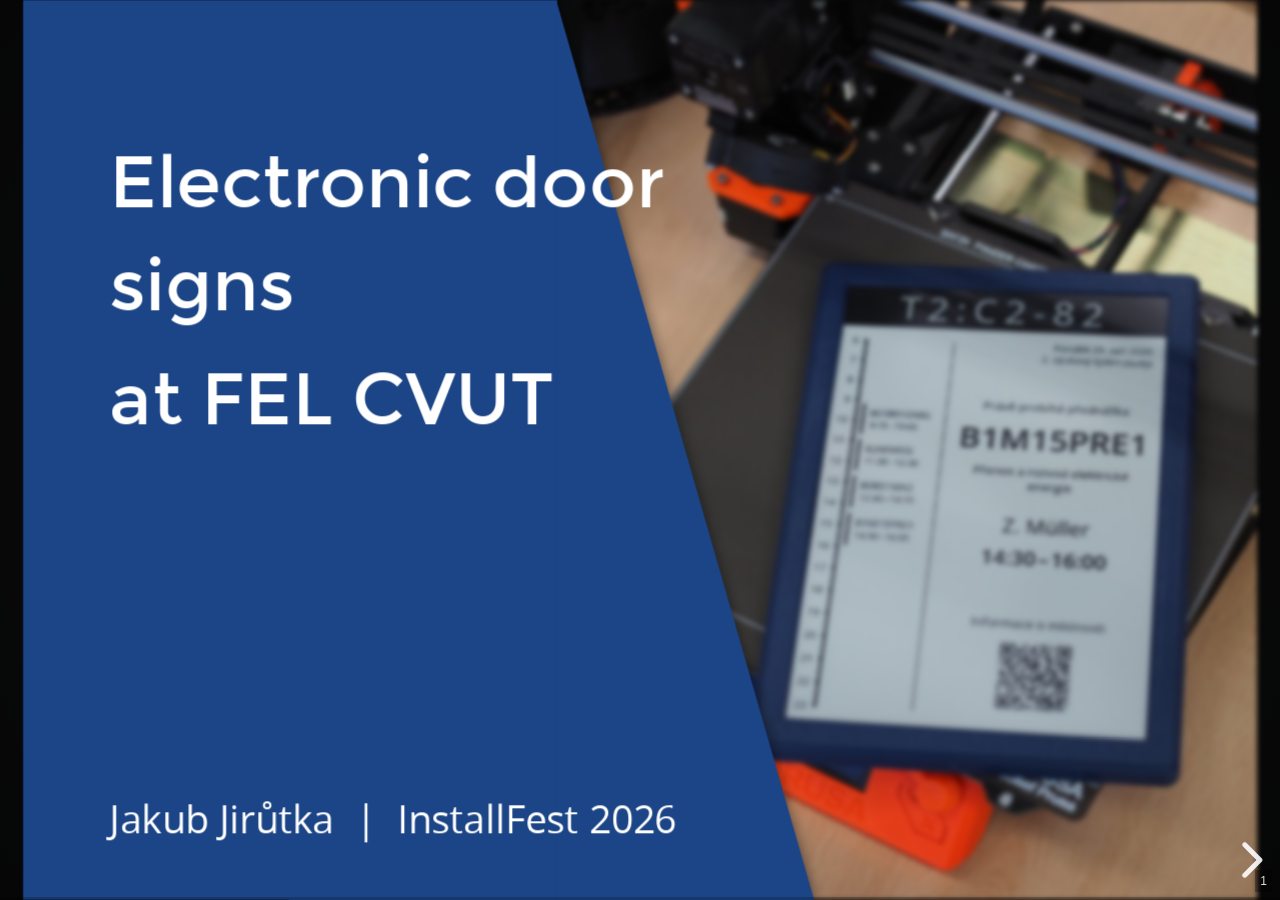
<file: 2026-installfest-eink-door-signs/index.html>
<!DOCTYPE html>
	<html class="sl-root decks export offline loaded">
	<head>
		<meta name="viewport" content="width=device-width, initial-scale=1.0, maximum-scale=1.0, user-scalable=no, viewport-fit=cover, minimal-ui">
		<meta charset="utf-8">
		<meta http-equiv="X-UA-Compatible" content="IE=edge,chrome=1">
		<meta name="mobile-web-app-capable" content="yes">
		<meta name="apple-mobile-web-app-capable" content="yes">
		<meta name="apple-mobile-web-app-status-bar-style" content="black-translucent">
		<link rel="manifest" href='data:application/manifest+json,{"display": "standalone", "name": "Electronic door signs (IF 2026)"}' />
		<title>Electronic door signs (IF 2026)</title>

		<meta name="description" content="At the Faculty of Electrical Engineering (FEL) of the Czech Technical University (ČVUT), we have started replacing paper classroom schedules with electronic paper. The new door signs display the daily timetable as well as what is currently taking place in the classroom. They are built on the open-hardware ESPink board from a well-known Czech manufacturer, feature a 10.2” e-ink display, a battery (or passive PoE), and a 3D-printed frame. We designed the firmware, the frame, the control software, and monitoring ourselves to suit our specific needs. The door signs communicate via Wi-Fi and MQTT – they receive images to display from the control server and send back telemetry data.">

		<link rel="stylesheet" type="text/css" href="lib/offline-v2.css">



		<!-- User CSS -->
		<style id="user-css-output" type="text/css">
			.reveal .monospace-font h1,
.reveal .monospace-font h2,
.reveal .monospace-font h3 {
  font-family: monospace;
}

		</style>
	</head>
	<body class="reveal-viewport theme-font-montserrat theme-color-grey-blue">
		<div class="reveal">
			<div class="slides">
				<section data-background-transition="fade" data-id="b60e302e69ad86ace9dbbf2afb67bfd6" data-background-color="rgba(0, 0, 0, 0.8)">










<div class="sl-block" data-block-type="text" style="height: auto; width: 519.078px; left: 67.4223px; top: 616.5px;" data-block-id="89b5d0e873116580fe3a9600afb867f7" data-name="text-13b1f6"><div class="sl-block-content" data-placeholder-tag="p" style="z-index: 15; text-align: left;" data-placeholder-text="Text"><p>Jakub Jirůtka &nbsp;| &nbsp;InstallFest 2026</p></div></div>
<div class="sl-block" data-block-type="image" style="width: 525.259px; height: 700px; left: 434.741px; top: -0.0000100576px; min-width: 1px; min-height: 1px;" data-name="image-ff6a81" data-block-id="5db396151c2a9eca6b7b2b50f85240ff"><div class="sl-block-style" style="z-index: 10; filter: blur(2px);"><div class="sl-block-content" style="z-index: 10;"><img class="" data-natural-width="1013" data-natural-height="1350" data-lazy-loaded="" data-src="media/c7754273a4039a083ebac10f84412628.JPG"></div></div></div>
<div class="sl-block" data-block-type="text" style="height: auto; width: 433.5px; left: 67.4223px; top: 100.5px;" data-name="text-e3cdfe" data-block-id="84b0f169693d57a8d6c9100cad0340f5"><div class="sl-block-content" data-placeholder-tag="p" data-placeholder-text="Text" style="z-index: 16; font-size: 75%; text-align: left; line-height: 1.43;" data-has-line-height="">
<h1>Electronic door signs</h1>

<h1>at FEL CVUT</h1>
</div></div>
<div class="sl-block sl-block-group" data-block-type="group" data-name="group-63dfbf" data-block-id="d265f0b0d6d1ff2ea42147dd48fe384f"><div class="sl-block-content sl-block-group-content" style="transform-origin: 308.14px 404.407px 0px; z-index: 11;">
<div class="sl-block" data-block-type="shape" style="width: 415.741px; height: 700px; left: 0px; top: -0.0000100576px;" data-name="shape-11e7a2" data-block-id="5db0504909e07e9a88352b0d9d4dfb8d"><div class="sl-block-content" data-shape-type="rect" data-shape-fill-color="rgb(28, 69, 135)" data-shape-stretch="true" style="z-index: 13;"><svg xmlns="http://www.w3.org/2000/svg" version="1.1" width="100%" height="100%" preserveAspectRatio="none" viewBox="0 0 416 700"><rect width="415.741" height="700" rx="0" ry="0" class="shape-element" fill="rgb(28, 69, 135)"></rect></svg></div></div>
<div class="sl-block" data-block-type="shape" style="width: 393px; height: 728.717px; left: 130.461px; top: 40.0481px;" data-block-id="e721cb98c8c763028345d285b1fb8e12" data-name="shape-8bb333"><div class="sl-block-style" style="z-index: 12; transform: rotate(-16deg); filter: opacity(100%) drop-shadow(rgba(0, 0, 0, 0.5) 0px 0px 5px);"><div class="sl-block-content" data-shape-type="rect" data-shape-fill-color="rgb(28, 69, 135)" data-shape-stretch="true" style="z-index: 12;"><svg xmlns="http://www.w3.org/2000/svg" version="1.1" width="100%" height="100%" preserveAspectRatio="none" viewBox="0 0 393 729"><rect width="393" height="728.717" rx="0" ry="0" class="shape-element" fill="rgb(28, 69, 135)"></rect></svg></div></div></div>
</div></div></section><section data-id="09653de39aa1451979147ab17f363a6f" data-visibility="hidden"><div class="sl-block" data-block-type="image" style="width: 640px; height: 640px; left: 320px; top: 0px; min-width: 1px; min-height: 1px;" data-name="Image 1" data-block-id="c6a63269218b335a36c206a0f8fb304e"><div class="sl-block-content" style="z-index: 10;" data-inline-svg="false"><img class="" data-natural-width="1155" data-natural-height="1155" data-lazy-loaded="" data-src="media/e4ac6e60f1e456c5ace1451c691409b8.svg"></div></div><div class="sl-block" data-block-type="text" style="width: 264px; height: 241px; left: 28px; top: 19.5px;" data-name="Text 1" data-text-layout="fixed" data-block-id="aec5db81363613f486de28b4e0cc06fe"><div class="sl-block-content" data-placeholder-tag="p" style="text-align: right; z-index: 12; font-size: 110%;" data-placeholder-text="Text"><h1>Live slides</h1></div></div><div class="sl-block" data-block-type="text" style="width: 939px; height: 44px; left: 11px; top: 648px;" data-name="Text 2" data-text-layout="fixed" data-block-id="4e30e38fe71168c08d040602f5dc0150"><div class="sl-block-content" data-placeholder-tag="p" style="text-align: right; z-index: 13; font-size: 120%;" data-placeholder-text="Text"><p>https://slides.com/d/<strong>i2aHb38</strong>/live</p></div></div></section><section data-id="e4e4f533a2956da3af2b6467787179f8">
<div class="sl-block" data-block-type="text" style="height: auto; width: 465.537px; left: 94.463px; top: 201.307px;" data-name="text-cdf36e" data-block-id="a9a2748ab241de900d76af1e0e40c983"><div class="sl-block-content" data-placeholder-tag="p" data-placeholder-text="Text" style="z-index: 10; text-align: left; line-height: 1.56;" data-has-line-height="">
<p>System engineer and developer</p>

<p>Works at FEE CTU in Prague</p>

<p>FOSS developer &amp; contributor</p>

<p>Alpine Linux developer</p>
</div></div>







<div class="sl-block" data-block-type="text" style="width: 837px; left: 61.5px; top: 66px; height: auto;" data-block-id="f2d71772b29179dbb1ecd57faddc37ca" data-name="text-8fd4d7">
<div class="sl-block-content monospace-font" data-placeholder-tag="h1" style="z-index: 11; color: rgb(255, 255, 255);" data-placeholder-text="Text"><h2>$~ whoami</h2></div>
<grammarly-extension data-grammarly-shadow-root="true" style="position: absolute; top: 0px; left: 0px; pointer-events: none; z-index: 11;" class="dnXmp"></grammarly-extension><grammarly-extension data-grammarly-shadow-root="true" style="position: absolute; top: 0px; left: 0px; pointer-events: none; z-index: 11;" class="dnXmp"></grammarly-extension>
</div>

<div class="sl-block" data-block-type="image" style="width: 302.903px; height: 119.166px; left: 595.597px; top: 519.527px; min-width: 1px; min-height: 1px;" data-name="image-d20657" data-block-id="f2f99683a813679c27392176056ae643"><div class="sl-block-content" style="z-index: 12;" data-inline-svg="false"><img class="" data-natural-width="577" data-natural-height="227" data-lazy-loaded="" data-src="media/5c28804d12ff3230e0fe913632a6f95a.svg"></div></div>

<div class="sl-block" data-block-type="image" style="width: 177.4px; height: 259px; left: 721.1px; top: 103px; min-width: 1px; min-height: 1px;" data-name="image-7b3613" data-block-id="23fcdbfba9525cd491b77deb7f92da16"><div class="sl-block-content" style="z-index: 13; --svg-color: rgb(255, 255, 255);" data-inline-svg="true">
<img class="" style="" data-lazy-loaded="" data-src="media/a99f3b54f40e3dd2e5f711e64560beba.svg"><svg xmlns="http://www.w3.org/2000/svg" viewBox="0 0 119.05 215.56" preserveAspectRatio="xMidYMid meet"><defs></defs><g id="Layer_2" data-name="Layer 2"><g id="Layer_1-2" data-name="Layer 1"><path class="cls-1" d="M69.65,190.23c0,1.12,0,2.1,0,3.07q-.11,8.47-.22,16.94c0,2.73-1.77,4.48-4.35,3.62-2.07-.7-3.3,0-4.82,1-1.88,1.15-2.64,1-3.9-.79a3.39,3.39,0,0,0-3.4-1.72,11.63,11.63,0,0,1-2.12-.07c-2-.12-3.86-2.57-3.16-4.48.24-.64,1.2-1,1.7-1.57a2.05,2.05,0,0,0,.59-1.45c-2.38-8.65-4.82-17.29-7.25-25.92a2,2,0,0,0-.26-.34,7.17,7.17,0,0,0-.53.89c-.65,1.46-1.21,3-1.93,4.38-3.4,6.71-3.65,13.9-3.32,21.19a24.54,24.54,0,0,1-.15,4.62c-.29,2-1.58,2.77-3.57,2.32a7.29,7.29,0,0,1-1.49-.42,3.27,3.27,0,0,0-3.58.44,4.64,4.64,0,0,1-4,1,6.16,6.16,0,0,1-2.66-1.31c-.78-.7-1.33-1.21-2.52-.92a5.52,5.52,0,0,1-4.46-.8,3.91,3.91,0,0,1-.95-6.16c.35-.43.73-.85,1.12-1.3-1.87-3.56-3.75-7.08-5.58-10.63A63,63,0,0,1,1.74,164,103.51,103.51,0,0,0,.43,153.1c-.89-6.85-.1-13.72-.19-20.58-.13-9.64,1.71-19.1,2-28.69.25-7,.34-13.94,1-20.87.46-5.41,1.59-10.77,2.46-16.15q1-6.06,2.07-12.09a3.45,3.45,0,0,0-1.52-3.9c-.7-.47-1.26-1.13-1.92-1.66A2.72,2.72,0,0,1,3.6,45.5C4,44.63,4.85,43.93,5.18,43A13,13,0,0,0,5.49,40,5.16,5.16,0,0,0,10,42a2,2,0,0,0,1.37-.75c.82-1.59,1.83-2.85,3.74-3l.31-2.47c2.06,1.28,4.12,2.46,6,3.84a3.21,3.21,0,0,1,.92,2c.12,1,.43,1.38,1.5.94V40.36c.34.17.6.22.72.38A28.59,28.59,0,0,1,28,45.06a3.12,3.12,0,0,1-.94,3.85c-1.14,1-2.51,1.62-3.74,2.47-.37.25-.84.67-.87,1-.56,7-1.07,14.06-1.59,21.23a5.26,5.26,0,0,0,.87-.23c4.91-2.4,10.13-3,15.52-2.84,2.74.1,2.77,0,3.1-2.6.44-3.59.88-7.19,1.23-10.79a3.25,3.25,0,0,0-.67-1.84,13.84,13.84,0,0,0-1.46-1.51,3.43,3.43,0,0,1-1-3.23c.43-1.71.87-3.42,1.32-5.19.52.36,1.26.91,2,1.41,1.74,1.12,2.82.89,4-.79.93-1.36,2-2.67,1.38-4.57l.7-.4a15.2,15.2,0,0,0,.92,1.56,4.74,4.74,0,0,0,1.11,1.08,11.73,11.73,0,0,1,2.51,1.65,11.23,11.23,0,0,1,1.28,2.92c2-.75.71-2.74,1.83-4.09,1.06,2.74,2.15,5.28,3,7.89.47,1.45-.17,2.8-1,4.11a8,8,0,0,0-1.37,3.57c-.26,7.1-.33,14.2-.51,21.3a1.7,1.7,0,0,0,1.14,1.7c3.9,2,7.78,4,11.66,6,.5.25,1,.54,1.62.89-1.06,1.56-2,3.11-3.1,4.56-3.66,4.91-5.1,10.51-5.27,16.52-.21,7.1,1.1,14,2.39,21,1.72,9.28,3.44,18.56,5.08,27.86.43,2.45.48,5,.8,7.43a2.7,2.7,0,0,0,.87,1.75c6.68,4.44,16,5.69,23.28.33a10.09,10.09,0,0,0,2.64-3.19c1.08-2,1.86-4.1,2.82-6.15a6.61,6.61,0,0,1,6.41-4c6.9-.13,11.37,2.86,12.6,8.83a16.31,16.31,0,0,1,.33,5.73,44.1,44.1,0,0,1-2.3,9.25c-2.26,5.73-7,8.86-12.56,11-6.74,2.63-13.65,2.77-20.69,1.6-4-.68-8.08-1.25-12.12-1.86C70.8,190.25,70.33,190.27,69.65,190.23ZM18,90.33c0-1.12,0-2,0-2.9q.4-7.38.86-14.77c.45-7.28.93-14.55,1.38-21.83a1.38,1.38,0,0,1,1.26-1.41,13.89,13.89,0,0,0,2.65-.93c1.42-.67,1.95-1.78,1.53-2.93a2.73,2.73,0,0,0-3.21-1.38,20,20,0,0,0-2.53,1c.09-.9.14-1.74.26-2.57a1.88,1.88,0,0,0-1.44-2.23,5,5,0,0,0-4.34.25c-1.33.73-.91,1.92-1,3-.09,1.33-.54,1.67-1.92,1.49a25.29,25.29,0,0,0-3.35-.31A2.48,2.48,0,0,0,5.6,46.56c1.07.95,2.08,1.95,3.2,2.79a3.55,3.55,0,0,1,1.41,3.71c-1,6.17-1.91,12.35-2.89,18.52-.91,5.71-2,11.38-1.95,17.21,0,3.67-.31,7.34-.51,11-.71,13.29-1.48,26.58-2.12,39.87a76.67,76.67,0,0,0,.17,10.28c.48,5.71,1.63,11.34,1.49,17.12a29.79,29.79,0,0,0,.7,6.29,69.87,69.87,0,0,0,9.83,24.3c1.09,1.72,2.11,3.49,3.2,5.29-1.69.63-3.08,1.43-3.12,3.25a2.65,2.65,0,0,0,.87,2.1,3.72,3.72,0,0,0,2.44-.25c.48-.16.81-.76,1.24-1.12s.86-.63,1.39-1a26.49,26.49,0,0,1,1.37,2.81,2.41,2.41,0,0,0,2.79,1.6,2.49,2.49,0,0,0,2.27-2c.32-1,.05-1.55-.91-1.6-2.31-.11-3.47-1.46-4.23-3.47-.54-1.43-.13-2.18,1.47-2.3a6.93,6.93,0,0,0,2.35-.28c1.9-.89,2.91.46,4,1.45s.6,2.05.11,3.12c-.77,1.7-.66,2.35.94,3.35a3,3,0,0,0,2.41.42c.46-.22.63-1.45.62-2.23,0-1.72-.38-3.45-.35-5.18,0-2.06.3-4.12.52-6.18.59-5.28,1.23-10.58,3.39-15.5a14.1,14.1,0,0,1,2.72-4c1.34-1.38,3.14-1.07,4.22.53a15.28,15.28,0,0,1,1.46,2.88c3.16,8,4.76,16.4,6.53,24.76.6,2.82.58,2.82-1.85,4.15a2,2,0,0,0-.32.23,2.43,2.43,0,0,0,1.76,2.38c2.07.46,3.27-.94,4.65-2.37a13.56,13.56,0,0,1,.56,2.58c.08.53.06,1.18.37,1.53.54.61,2.64.06,3.18-.72a1.9,1.9,0,0,0-.75-2.73c-1.06-.61-2.13-1.2-3.2-1.79s-.85-1.58-.62-2.58,1-.75,1.65-.83c.92-.1,1.84-.37,2.76-.4a2.56,2.56,0,0,1,1.72.43c1,1,1.88,2.2,2.75,3.26a9.27,9.27,0,0,0-1.65,1.91,2.8,2.8,0,0,0-.22,2.17c.53,1,1.61.69,2.54.41a1.53,1.53,0,0,0,1.21-1.76q-.23-9.81-.34-19.62a1.59,1.59,0,0,0-1.15-1.66c-2-.85-4.06-1.73-6.06-2.67-7.85-3.67-13.87-9-15.76-17.89-.22-1-.58-2-.88-3l.38-.2a12.92,12.92,0,0,1,1.35,1.7c.63,1.14,1.15,2.36,1.72,3.54,2.75,5.65,6.56,10.34,12.37,13a77.82,77.82,0,0,0,36.31,7.13,19.32,19.32,0,0,0,8.66-2.3c7.69-4.25,12.78-10.18,12.8-19.54,0-5.52-2.7-8.45-8-9.92-3.4-.94-5.34,0-7,3.12a48.3,48.3,0,0,0-2.06,4.79c-1.11,2.84-2.87,5.14-5.78,6.21a40.86,40.86,0,0,1-8.33,2.5,19.46,19.46,0,0,1-16.77-5.58c-3.87-3.71-7.52-7.65-11.26-11.49-.29-.3-.54-.62-.82-.93,4.2,1.68,6.6,5.48,10.27,8.21a22.79,22.79,0,0,0,0-2.78c-.61-4.52-1.06-9.06-2-13.52-2.18-10.87-4.84-21.63-5.94-32.71-.8-8.12,0-15.67,5.44-22.2,1-1.21,1.83-2.58,2.83-4-1.14-.66-2.11-1.31-3.16-1.81Q56,84.48,47.9,80.7c-1-.48-1.35-1-1-2.17.63-1.89,1-3.84,1.62-6h-15c1.15,1.34,2.81,2.63,3.52,4.31s.54,3.83.76,5.84c.88,0,1.73,0,2.56.15,2,.25,4,0,5.9,1a16.31,16.31,0,0,1,6.39,6.21,7.25,7.25,0,0,1,.41,6.39c-1.85,4.8-6.33,7.37-12,6.84a11.56,11.56,0,0,1-10.37-8.44c-.11-.36-.14-.83-.39-1a2.62,2.62,0,0,0-1.5-.77,1.72,1.72,0,0,0-1.19,1c-.12.3.25.92.57,1.24A16.41,16.41,0,0,0,30,96.7c-1.51,1-4.62.25-5.94-1.11C22.5,94,22.25,92.53,23.29,91l2.46,2.67,1.84-4.16-7.83-4C19.16,86.94,20.59,89.26,18,90.33ZM50.16,51.38c.35-1.26.55-2.06.79-2.86.31-1,.44-2-.91-2.35a2,2,0,0,0-2.76,1.37c-.24.86-.3,1.76-.52,2.62-.29,1.11-.81,1.23-1.62.42a3.23,3.23,0,0,0-3.45-1c-1.43.44-1.78,1.45-.8,2.62a7.61,7.61,0,0,0,1.43,1.35c1.55,1.07,1.88,2.5,1.72,4.3-.34,3.74-.5,7.5-.73,11.25-.06,1,.35,1.44,1.4,1.43,1.74,0,3.48.12,5.21.09,1.31,0,1.53.53,1.19,1.65-.59,2-1.16,4-1.7,6-.09.35-.07,1,.12,1.1,1,.52,2.08.91,3.28,1.41.11-1.86.23-3.41.27-5,.16-6,.34-12,.38-18,0-1.6.31-2.59,2-3,1-.26,1.3-1.49.94-3.15-.26-1.19-1.13-.72-1.8-.67C53.24,51.06,51.91,51.22,50.16,51.38ZM42,100.77a11.26,11.26,0,0,0,6.16-1.61A6.71,6.71,0,0,0,50.84,91,10.54,10.54,0,0,0,36,86.38a7.32,7.32,0,0,0-.85,12.15A11,11,0,0,0,42,100.77ZM27.8,87.11a8.48,8.48,0,0,0,6.69-2.72,5.88,5.88,0,0,0-2.92-9.81,16.2,16.2,0,0,0-2.77-.47c-4.26-.33-7.75,2.53-7.91,6.44S23.56,87.07,27.8,87.11Z" style="fill: var(--svg-color, rgb(0, 0, 0));"></path><path class="cls-1" d="M14.29,0c0,1.21-.06,2.42,0,3.62.2,3.08.5,6.16.71,9.25a13.42,13.42,0,0,1,0,3.23c-.25,1.44-.71,2.83.09,4.24a.72.72,0,0,1,.07.41c-.44,2.82-.87,5.64-1.32,8.45,0,.06-.14.11-.32.22a18.25,18.25,0,0,0-.33-3.29,37.34,37.34,0,0,0-1.48-3.54,2.79,2.79,0,0,1-.35-1.54,13.65,13.65,0,0,0,.4-4.75,34.1,34.1,0,0,1,1-11.58c.4-1.58.75-3.17,1.12-4.76Z" style="fill: var(--svg-color, rgb(0, 0, 0));"></path><path class="cls-1" d="M57.12,11.37c.75,2.11,1.61,4.19,2.2,6.34.21.72-.31,1.62-.36,2.45s.06,1.7.08,2.56a9.56,9.56,0,0,1,0,1.07c0,.32-.22.65-.16.94.95,4.53-.91,8.63-2,12.85,0,.06-.13.1-.4.3,0-1.2.07-2.27,0-3.32-.19-2.71-.5-5.41-.64-8.12A36.79,36.79,0,0,1,56,22.25c0-.32.2-.68.11-1-1-3.41,1.17-6.53.63-9.89Z" style="fill: var(--svg-color, rgb(0, 0, 0));"></path><path class="cls-1" d="M36.43,11.08c.89,2.85,1.69,5.73,2.69,8.54.85,2.41.7,4.85.63,7.31a.82.82,0,0,0,.13.4,5.38,5.38,0,0,1-.34,6,3.17,3.17,0,0,0-.2,1.5c0,.78,0,1.56,0,2.34l-.41.06c-.3-1.37-.56-2.74-.9-4.1-.24-.95-.58-1.87-.88-2.8-.06-.18-.2-.34-.21-.52-.14-3.09-.27-6.18-.42-9.26s-.31-6.28-.46-9.41Z" style="fill: var(--svg-color, rgb(0, 0, 0));"></path><path class="cls-1" d="M47.76,7c0,.89-.06,1.78,0,2.66.19,2.75.48,5.5.61,8.26a39.09,39.09,0,0,1-.24,4.32c0,.28-.19.59-.12.83,1,3.33-1.06,6.39-.62,9.67l-.45,0c-.07-.44-.15-.88-.21-1.32s-.14-1-.18-1.54A4.48,4.48,0,0,0,45,26.69a1.58,1.58,0,0,1-.24-1.32,10.64,10.64,0,0,0,.38-4A28.14,28.14,0,0,1,47.76,7Z" style="fill: var(--svg-color, rgb(0, 0, 0));"></path><path class="cls-1" d="M23.58,8.41c.53,2.18.52,4.46,2.36,6.1a1.09,1.09,0,0,1,.15.9,10.92,10.92,0,0,0-.37,4.44,23.79,23.79,0,0,1-.7,9c-.44,1.85-.84,3.71-1.27,5.57l-.55,0c0-1.31.07-2.63,0-3.93-.17-2.38-.49-4.75-.63-7.13-.08-1.39.05-2.79.11-4.19a6.65,6.65,0,0,0,.09-1.53C22,14.44,23.83,11.53,23.58,8.41Z" style="fill: var(--svg-color, rgb(0, 0, 0));"></path><path class="cls-1" d="M5.68,33.72c-.57-1.58-1.76-3.37-1.74-5.16s-.76-3.51-.76-5.31c0-2.67-.12-5.33-.19-8a2.7,2.7,0,0,1,.32-1.51c.84,2,1.7,4,2.53,6A13.48,13.48,0,0,1,6.55,26a4.14,4.14,0,0,0,.67,1.81A2.06,2.06,0,0,1,7,30.13,15.44,15.44,0,0,0,5.68,33.72Z" style="fill: var(--svg-color, rgb(0, 0, 0));"></path><path class="cls-1" d="M37.73,95.11c-.06,1-.25,2-1.37,2s-1.31-1.08-1.3-2,.18-2,1.34-2S37.64,94.24,37.73,95.11Z" style="fill: var(--svg-color, rgb(0, 0, 0));"></path><path class="cls-1" d="M27.3,84.11c-.08.93-.19,2-1.33,2s-1.31-1.07-1.31-2,.13-2,1.31-2S27.23,83.2,27.3,84.11Z" style="fill: var(--svg-color, rgb(0, 0, 0));"></path></g></g></svg>
</div></div>
<div class="sl-block" data-block-type="text" style="height: auto; width: 324.745px; left: 782.128px; top: 212.873px;" data-name="text-578197" data-block-id="2d36058b38090d0413989aac67423b4f"><div class="sl-block-style" style="z-index: 14; opacity: 0.3; transform: rotate(-90deg);"><div class="sl-block-content" data-placeholder-tag="p" data-placeholder-text="Text" style="z-index: 14; text-align: left; color: rgb(255, 255, 255); background-color: rgba(0, 0, 0, 0); font-size: 80%;"><p><span style="font-size:0.5em">&nbsp; Source: https://lezebre.lu/en/sticker-simons-cat-claws/</span></p></div></div></div>
<div class="sl-block sl-block-group" data-block-type="group" data-name="group-ae1b60" data-block-id="4f99cf7706eef0a16e7d3793e7b378dc"><div class="sl-block-content sl-block-group-content" style="transform-origin: 277.788px 561.193px 0px; z-index: 15;">
<div class="sl-block" data-block-type="image" style="width: 40.1037px; height: 40.1037px; left: 96.566px; top: 598.589px; min-width: 1px; min-height: 1px;" data-name="image-e29f1c" data-block-id="4afa4419c19580e325b192d76fbc631e"><div class="sl-block-content" style="z-index: 19;"><img class="" data-natural-width="512" data-natural-height="512" data-lazy-loaded="" data-src="media/5315c83a2481ef143fd50f1720669789.png"></div></div>
<div class="sl-block" data-block-type="text" style="height: auto; width: 314px; left: 147.113px; top: 483.693px;" data-name="text-3f13c3" data-block-id="ad9e482534fff26477022d9d6b50319f"><div class="sl-block-content" data-placeholder-tag="p" data-placeholder-text="Text" style="z-index: 17; text-align: left; line-height: 1.56;" data-has-line-height="">
<p>@jirutka</p>

<p>@jakub@jirutka.cz</p>

<p>jakub@jirutka.cz</p>
</div></div>
<div class="sl-block" data-block-type="image" style="width: 38px; height: 38px; left: 96.566px; top: 491.36px; min-width: 1px; min-height: 1px;" data-name="image-b044ce" data-block-id="1fbe1f812aa3d1fbda7860783b222f3a"><div class="sl-block-content" style="z-index: 18; --svg-color: rgb(255, 255, 255);" data-inline-svg="true">
<img class="" data-natural-width="1024" data-natural-height="1024" data-lazy-loaded="" style="" data-src="media/ccc761ec1eee22ac1c5bde6a314bf9c4.svg"><svg width="1024" height="1024" viewBox="0 0 1024 1024" fill="none" xmlns="http://www.w3.org/2000/svg" preserveAspectRatio="xMidYMid meet">
<path fill-rule="evenodd" clip-rule="evenodd" d="M8 0C3.58 0 0 3.58 0 8C0 11.54 2.29 14.53 5.47 15.59C5.87 15.66 6.02 15.42 6.02 15.21C6.02 15.02 6.01 14.39 6.01 13.72C4 14.09 3.48 13.23 3.32 12.78C3.23 12.55 2.84 11.84 2.5 11.65C2.22 11.5 1.82 11.13 2.49 11.12C3.12 11.11 3.57 11.7 3.72 11.94C4.44 13.15 5.59 12.81 6.05 12.6C6.12 12.08 6.33 11.73 6.56 11.53C4.78 11.33 2.92 10.64 2.92 7.58C2.92 6.71 3.23 5.99 3.74 5.43C3.66 5.23 3.38 4.41 3.82 3.31C3.82 3.31 4.49 3.1 6.02 4.13C6.66 3.95 7.34 3.86 8.02 3.86C8.7 3.86 9.38 3.95 10.02 4.13C11.55 3.09 12.22 3.31 12.22 3.31C12.66 4.41 12.38 5.23 12.3 5.43C12.81 5.99 13.12 6.7 13.12 7.58C13.12 10.65 11.25 11.33 9.47 11.53C9.76 11.78 10.01 12.26 10.01 13.01C10.01 14.08 10 14.94 10 15.21C10 15.42 10.15 15.67 10.55 15.59C13.71 14.53 16 11.53 16 8C16 3.58 12.42 0 8 0Z" transform="scale(64)" fill="#1B1F23" style="fill: var(--svg-color, rgb(27, 31, 35));"></path>
</svg>
</div></div>
<div class="sl-block" data-block-type="image" style="width: 42.2067px; height: 38.3333px; left: 94.463px; top: 545.833px; min-width: 1px; min-height: 1px;" data-name="image-af87dd" data-block-id="e6928daf00b81a0efdca07f6e6d4785f"><div class="sl-block-content" style="z-index: 16; --svg-color: rgb(255, 255, 255);" data-inline-svg="true">
<img class="" data-lazy-loaded="" style="" data-src="media/0e990fa33376cbc5efd4493ad5bc961c.svg"><svg xmlns="http://www.w3.org/2000/svg" shape-rendering="geometricPrecision" text-rendering="geometricPrecision" image-rendering="optimizeQuality" fill-rule="evenodd" clip-rule="evenodd" viewBox="0 0 512 539.675" preserveAspectRatio="xMidYMid meet"><path fill-rule="nonzero" d="M509.934 119.48C502.047 61.492 450.957 15.797 390.393 6.943 380.174 5.444 341.461 0 251.779 0h-.669c-89.706 0-108.95 5.444-119.169 6.943C73.064 15.552 19.296 56.613 6.25 115.283c-6.274 28.896-6.943 60.93-5.779 90.315 1.663 42.141 1.984 84.206 5.854 126.175a587.526 587.526 0 0013.962 82.76c12.4 50.284 62.598 92.13 111.779 109.203a302.928 302.928 0 00163.538 8.535 244.938 244.938 0 0017.707-4.782c13.169-4.148 28.621-8.782 39.981-16.927.154-.113.282-.262.374-.432.089-.17.138-.358.146-.549v-40.666a1.197 1.197 0 00-.465-.929 1.242 1.242 0 00-1.023-.227 457.85 457.85 0 01-106.125 12.264c-61.505 0-78.048-28.87-82.784-40.888a125.62 125.62 0 01-7.194-32.23c-.01-.186.026-.369.102-.539a1.165 1.165 0 01.834-.674c.181-.04.371-.034.552.01a449.063 449.063 0 00104.389 12.264c8.457 0 16.888 0 25.347-.219 35.366-.981 72.64-2.772 107.436-9.493.868-.173 1.736-.319 2.482-.538 54.884-10.427 107.113-43.149 112.422-126.005.199-3.264.696-34.168.696-37.555.023-11.503 3.744-81.604-.547-124.676zm-84.473 206.752H367.75V186.417c0-29.435-12.4-44.445-37.625-44.445-27.727 0-41.615 17.758-41.615 52.834v76.528h-57.363v-76.528c0-35.076-13.915-52.834-41.642-52.834-25.075 0-37.599 15.01-37.625 44.445v139.815H94.219V182.173c0-29.432 7.597-52.818 22.792-70.151 15.675-17.293 36.234-26.171 61.754-26.171 29.539 0 51.859 11.234 66.741 33.676l14.359 23.844 14.385-23.844c14.88-22.442 37.201-33.676 66.691-33.676 25.494 0 46.053 8.878 61.777 26.171 15.196 17.317 22.793 40.7 22.793 70.151l-.05 144.059z" style="fill: var(--svg-color, rgb(0, 0, 0));"></path></svg>
</div></div>
</div></div></section><section data-id="fdd0fcec8058d55f6687a4b84b7065f1">

<div class="sl-block" data-block-type="text" style="height: auto; width: 208.745px; left: 7.25px; top: 662px;" data-name="text-578197" data-block-id="9dd268b60775ae385fe1790bd24c1e3e"><div class="sl-block-style" style="z-index: 10; opacity: 0.6;"><div class="sl-block-content" data-placeholder-tag="p" data-placeholder-text="Text" style="z-index: 10; text-align: left; color: rgb(255, 255, 255); background-color: rgba(0, 0, 0, 0); font-size: 80%;"><p><span style="font-size:0.5em">&nbsp; Source: ChatGPT 5 (DALL-E 3)</span></p></div></div></div>
<div class="sl-block" data-block-type="image" style="width: 962px; height: 700px; left: -2px; top: 0px; min-width: 1px; min-height: 1px;" data-name="image-2af8df" data-block-id="1bac800c21dd725d468f5513e5881e31"><div class="sl-block-content" style="z-index: 11;"><img class="" data-natural-width="1536" data-natural-height="1024" data-crop-x="0" data-crop-y="0" data-crop-width="0.916191" data-crop-height="1" style="left: 0px; top: 0px; width: 1050px; height: 700px;" data-lazy-loaded="" data-src="media/e1a7c11c7d4c917d940d323e505663a7.png"></div></div>
<div class="sl-block" data-block-type="text" style="height: auto; width: 208.745px; left: 7.25px; top: 662px;" data-block-id="3fd1a13a37f196c610025ea1552c6745" data-name="text-bbff22"><div class="sl-block-style" style="z-index: 12; opacity: 0.6;"><div class="sl-block-content" data-placeholder-tag="p" data-placeholder-text="Text" style="z-index: 12; text-align: left; color: rgb(255, 255, 255); background-color: rgba(0, 0, 0, 0); font-size: 80%;"><p><span style="font-size:0.5em">Source: ChatGPT 5 (DALL-E 3)</span></p></div></div></div></section><section data-id="5cd5904e59a28492b70f674c05a42225"><div class="sl-block" data-block-type="image" style="width: 444px; height: 699.655px; left: 0px; top: 0px; min-width: 1px; min-height: 1px;" data-name="image-7ed5e2" data-block-id="2b84ff92b31d16a1a8d5c63bca6d3b6c"><div class="sl-block-content" style="z-index: 11;"><img class="" data-natural-width="1013" data-natural-height="1350" data-crop-x="0.154286" data-crop-y="0" data-crop-width="0.845714" data-crop-height="1" style="left: -81px; top: 0px; width: 525px; height: 700px;" data-lazy-loaded="" data-src="media/574cc5a800c7f88f4d1efef34c8323c0.jpg"></div></div>


<div class="sl-block" data-block-type="image" style="width: 513.333px; height: 700px; left: 444.237px; top: 0px; min-width: 1px; min-height: 1px;" data-name="image-5f22e5" data-block-id="778e1476448d3777bf82e01b1cd5b37d"><div class="sl-block-content" style="z-index: 10;"><img class="" data-natural-width="900" data-natural-height="1350" data-crop-x="0" data-crop-y="0" data-crop-width="1" data-crop-height="0.909091" style="left: 0px; top: 0px; width: 513px; height: 770px;" data-lazy-loaded="" data-src="media/ecba17d45bc1eb1b2c76a5c170071b8c.jpg"></div></div></section><section data-id="a75749df884a6f1c7f62160703349753"><div class="sl-block" data-block-type="image" style="width: 493.333px; height: 657.453px; left: 466.667px; top: 0px; min-width: 1px; min-height: 1px;" data-name="image-f71e1c" data-block-id="afcefedba13407da6243a225104848ea"><div class="sl-block-content" style="z-index: 10;"><img class="" data-natural-width="1013" data-natural-height="1350" data-lazy-loaded="" data-src="media/1a6a27e944c2f88f9480ea6f8476498a.jpg"></div></div>
<div class="sl-block" data-block-type="shape" style="width: 493.333px; height: 42.547px; left: 466.667px; top: 657.453px;" data-name="shape-4147e3" data-block-id="025dc3e42b09aa0216394b5c0fbeb886"><div class="sl-block-content" data-shape-type="rect" data-shape-fill-color="rgb(186, 186, 177)" data-shape-stretch="true" style="z-index: 11;"><svg xmlns="http://www.w3.org/2000/svg" version="1.1" width="100%" height="100%" preserveAspectRatio="none" viewBox="0 0 493 43"><rect width="493.333" height="42.547" rx="0" ry="0" class="shape-element" fill="rgb(186, 186, 177)"></rect></svg></div></div>
<div class="sl-block" data-block-type="image" style="width: 466.667px; height: 700px; left: 0px; top: 0px; min-width: 1px; min-height: 1px;" data-name="image-cc712d" data-block-id="86a30ad9d9d9f9db44bf00d360167521"><div class="sl-block-content" style="z-index: 12;"><img class="" data-natural-width="900" data-natural-height="1350" data-lazy-loaded="" data-src="media/09ad529d572699975402d2b8131f7e5c.jpg"></div></div>
<div class="sl-block" data-block-type="text" style="height: auto; width: 208.745px; left: 295.628px; top: 669px;" data-name="text-578197" data-block-id="a6fa07ade5f4700ed00bcc1fcfa657ae"><div class="sl-block-style" style="z-index: 13; opacity: 0.6;"><div class="sl-block-content" data-placeholder-tag="p" data-placeholder-text="Text" style="z-index: 13; text-align: left; color: rgb(255, 255, 255); background-color: rgba(0, 0, 0, 0); font-size: 80%;"><p><span style="font-size:0.5em">Cat by: ChatGPT 5 (DALL-E 3)</span></p></div></div></div></section><section data-id="d6afcd36f5f6a361cdfa87d2dd8bf219">
<div class="sl-block" data-block-type="text" style="height: auto; width: 781.5px; left: 89.25px; top: 179px;" data-name="text-cdf36e" data-block-id="8993ebbf8a265f369c23ec8d706505e0"><div class="sl-block-content" data-placeholder-tag="p" data-placeholder-text="Text" style="z-index: 10; text-align: left; line-height: 1.82;" data-has-line-height=""><ul>
	<li>expensive updates (paper, ink, and <strong>human labour</strong>)</li>
	<li>doesn’t display non-periodic events
	<ul>
		<li>block teaching</li>
		<li>exams</li>
		<li>reservations</li>
	</ul>
	</li>
	<li>“what’s happening now” lookups are not O(1)</li>
</ul></div></div>










<div class="sl-block" data-block-type="text" style="width: 928px; left: 16px; top: 66px; height: auto;" data-name="text-c29943" data-block-id="6dbf4db53b7d353f52173e614bda4c5a">
    <div class="sl-block-style" style="z-index: 12; transform: rotate(0deg);"><div class="sl-block-content" data-placeholder-tag="h2" style="text-align: center; z-index: 12; color: rgb(255, 255, 255); font-size: 80%;" data-placeholder-text="Text"><h2>Limitations</h2></div></div>
</div>
</section><section data-id="abd69ff5eab314ce08b45020b23be3b9">
<div class="sl-block" data-block-type="text" style="height: auto; width: 855.5px; left: 66.25px; top: 161px;" data-name="text-cdf36e" data-block-id="4e572b9cc3976e9a71129352e2877020"><div class="sl-block-content" data-placeholder-tag="p" data-placeholder-text="Text" style="z-index: 10; text-align: left; line-height: 1.625;" data-has-line-height=""><ul>
	<li>display complete, up-to-date information
	<ul>
		<li>lessons, exams, reservations, study room</li>
	</ul>
	</li>
	<li>display what’s happening now / in &lt;15 min + today</li>
	<li>remote control</li>
	<li>two power options:
	<ul>
		<li>over Ethernet (available in newly renovated rooms)</li>
		<li>battery → LCD display is not an option</li>
	</ul>
	</li>
	<li>sufficiently large and legible display</li>
	<li>frame printable on a standard 3D printer (e.g. Prusa MK3)</li>
</ul></div></div>










<div class="sl-block" data-block-type="text" style="width: 928px; left: 16px; top: 66px; height: auto;" data-name="text-c29943" data-block-id="5d1b14e7b015853497182d9b1bec3c0c">
    <div class="sl-block-style" style="z-index: 11; transform: rotate(0deg);"><div class="sl-block-content" data-placeholder-tag="h2" style="text-align: center; z-index: 11; color: rgb(255, 255, 255); font-size: 80%;" data-placeholder-text="Text"><h2>What we wanted</h2></div></div>
</div>
</section><section data-id="76fc5763d14bd39623f15ba67be13adf"><div class="sl-block" data-block-type="text" style="width: 928px; left: 16px; top: 66px; height: auto;" data-name="text-c29943" data-block-id="b512809189000892e46024363c9ef575">
    <div class="sl-block-style" style="z-index: 12; transform: rotate(0deg);"><div class="sl-block-content" data-placeholder-tag="h2" style="text-align: center; z-index: 12; color: rgb(255, 255, 255); font-size: 80%;" data-placeholder-text="Text"><h2>E-ink display</h2></div></div>
</div><div class="sl-block" data-block-type="text" style="height: 525px; width: 874.5px; left: 30.25px; top: 160.501px;" data-name="text-cdf36e" data-block-id="17d7b2f06b56bff5d078c020b0f418f4" data-text-layout="fixed"><div class="sl-block-content" data-placeholder-tag="p" style="z-index: 13; text-align: left; line-height: 1.95; font-size: 90%;" data-has-line-height="" data-placeholder-text="Text"><ul>
	<li>electronic ink / electronic paper</li>
	<li>mimics paper, doesn’t emit light</li>
	<li>microcapsules with B&amp;W particles move under an electric field</li>
	<li>consumes power only when<br>
	the image changes</li>
	<li>slow refresh rate (seconds)</li>
	<li>limited colours</li>
</ul></div></div><div class="sl-block" data-block-type="image" style="width: 566.732px; height: 362px; left: 456.047px; top: 338px; min-width: 1px; min-height: 1px;" data-name="Image 2" data-block-id="a448499b359f6358ead05ff04e57899b"><div class="sl-block-content" style="z-index: 10;"><img class="" data-natural-width="800" data-natural-height="511" data-lazy-loaded="" data-src="media/8385189bfa11ce91505732375bd65b71.png"></div></div></section><section data-id="cde2025ae49959087cf5f5a8fac9d887"><div class="sl-block" data-block-type="image" style="width: 367.168px; height: 517.835px; left: 16px; top: 140px; min-width: 1px; min-height: 1px;" data-name="image-1efe7e" data-block-id="67e05969181f9565e83e613aff947b6f"><div class="sl-block-content" style="z-index: 11;"><img class="" data-natural-width="899" data-natural-height="1350" data-crop-x="0.092275" data-crop-y="0.104285" data-crop-width="0.787915" data-crop-height="0.74" style="left: -43px; top: -73px; width: 466px; height: 700px;" data-lazy-loaded="" data-src="media/fcd1534ff8b26a169e587366e4e639ac.jpg"></div></div>
<div class="sl-block" data-block-type="image" style="width: 586.867px; height: 391px; left: 357.133px; top: 294.5px; min-width: 1px; min-height: 1px;" data-name="image-71c7e3" data-block-id="04dfe584926781bcd5b6adb0956f42bd"><div class="sl-block-content" style="z-index: 10;"><img class="" data-natural-width="1600" data-natural-height="1066" data-lazy-loaded="" data-src="media/9a2683cc29482aa8cd66ba54923d1fac.jpg"></div></div>
<div class="sl-block" data-block-type="text" style="width: 928px; left: 16px; top: 66px; height: auto;" data-name="text-c29943" data-block-id="480f8c6fda588e3d16b7e2f17ed65db1">
    <div class="sl-block-style" style="z-index: 12; transform: rotate(0deg);"><div class="sl-block-content" data-placeholder-tag="h2" style="text-align: center; z-index: 12; color: rgb(255, 255, 255); font-size: 80%;" data-placeholder-text="Text"><h2>First prototypes</h2></div></div>
</div>
<div class="sl-block" data-block-type="image" style="width: 170.829px; height: 170px; left: 314.586px; top: 530px; min-width: 1px; min-height: 1px;" data-name="image-b2b873" data-block-id="1553fc22d50dc7543db78ea5f04ff296"><div class="sl-block-content" style="z-index: 13;"><img class="" data-natural-width="412" data-natural-height="410" data-lazy-loaded="" data-src="media/1071bb5a988fdd018129a505b3f63dd2.png"></div></div>
<div class="sl-block" data-block-type="image" style="width: 401.492px; height: 109.072px; left: 485.415px; top: 162.464px; min-width: 1px; min-height: 1px;" data-name="image-29edcf" data-block-id="6f4429d38f82caa5944ac5ad68d44dec"><div class="sl-block-style" style="z-index: 14; filter: opacity(100%) drop-shadow(rgba(255, 255, 255, 0.5) 0px 0px 10px);"><div class="sl-block-content" style="z-index: 14;"><img class="" data-natural-width="600" data-natural-height="163" data-lazy-loaded="" data-src="media/c3aa826a69c451377ca72556c6641e47.png"></div></div></div></section><section data-id="b7a8478a5a274f9460bd5100a011d9c6"><div class="sl-block" data-block-type="text" style="width: 928px; left: 16px; top: 66px; height: auto;" data-name="text-c29943" data-block-id="147b0536785b190d3cd4b0fa563bb56b">
    <div class="sl-block-style" style="z-index: 10; transform: rotate(0deg);"><div class="sl-block-content" data-placeholder-tag="h2" style="text-align: center; z-index: 10; color: rgb(255, 255, 255); font-size: 80%;" data-placeholder-text="Text"><h2>First lessons learned</h2></div></div>
</div>
<div class="sl-block" data-block-type="text" style="height: auto; width: 855.5px; left: 66.25px; top: 171px;" data-name="text-cdf36e" data-block-id="a3472187237029a950d341b23e4fe257"><div class="sl-block-content" data-placeholder-tag="p" data-placeholder-text="Text" style="z-index: 11; text-align: left; line-height: 1.69;" data-has-line-height=""><ul>
	<li>7.5” displej is too small</li>
	<li>standard PoE (Power-over-Ethernet) is problematic:
	<ul>
		<li>PoE converters are quite large</li>
		<li>RJ45 is quite large</li>
		<li>PoE emits a lot of heat (48 V → 5 V)</li>
		<li>Ethernet cable is firm</li>
		<li>standard electrical installation box is small</li>
	</ul>
	</li>
	<li>gesture control doesn’t work well with e-ink
	<ul>
		<li>long delay is confusing for users</li>
	</ul>
	</li>
</ul></div></div></section><section data-id="e4e9be235a033bea00105aaab6b246b5">
<div class="sl-block" data-block-type="text" style="height: auto; width: 208.745px; left: 7.25px; top: 662px;" data-name="text-bbff22" data-block-id="67f65fccacd1b7ab7e2839bc2b660b54"><div class="sl-block-style" style="z-index: 11; opacity: 0.72;"><div class="sl-block-content" data-placeholder-tag="p" data-placeholder-text="Text" style="z-index: 11; text-align: left; color: rgb(255, 255, 255); background-color: rgba(0, 0, 0, 0); font-size: 80%;"><p><span style="font-size:0.5em">Source: ChatGPT 5 (DALL-E 3)</span></p></div></div></div>
<div class="sl-block" data-block-type="image" style="width: 1195.61px; height: 700px; left: -117.805px; top: 0px; min-width: 1px; min-height: 1px;" data-name="image-5a855a" data-block-id="04ee656a827729f4388368c65f979a1c"><div class="sl-block-content" style="z-index: 12;"><img class="" data-natural-width="1749" data-natural-height="1024" data-lazy-loaded="" data-src="media/c82d6fddd170c1b2fc4e3973a5d5d3fc.png"></div></div></section><section class="stack" data-id="3ccf118119d847584874959a92b53f3f"><section data-id="82f1dd5eb470755ba7e353483f445414"><div class="sl-block" data-block-type="image" style="width: 530px; height: 700.968px; left: 430px; top: -0.968px; min-width: 1px; min-height: 1px;" data-name="image-e8a812" data-block-id="07adeb58b2856aabfd6a562f37986798"><div class="sl-block-content" style="z-index: 11;"><img class="" data-natural-width="901" data-natural-height="1164" data-crop-x="0.02972" data-crop-y="0.051421" data-crop-width="0.926573" data-crop-height="0.948579" style="left: -17px; top: -38px; width: 572px; height: 739px;" data-lazy-loaded="" data-src="media/a6724303c1d5d89a30d136baead45119.JPG"></div></div>
<div class="sl-block" data-block-type="image" style="width: 454.675px; height: 700px; left: 0px; top: 0px; min-width: 1px; min-height: 1px;" data-name="image-89cfbf" data-block-id="9e2620f4660084e5c24eb9335056b2ea"><div class="sl-block-content" style="z-index: 10;"><img class="" data-natural-width="900" data-natural-height="1350" data-crop-x="0.025696" data-crop-y="0" data-crop-width="0.974304" data-crop-height="1" style="left: -12px; top: 0px; width: 467px; height: 700px;" data-lazy-loaded="" data-src="media/2847232e017199fe76a798ea3b69aa5f.jpg"></div></div>
<div class="sl-block" data-block-type="text" style="height: auto; width: 208.745px; left: 262.628px; top: 669px;" data-name="text-578197" data-block-id="ef8cb6252966a877ce09ee40b1795d9f"><div class="sl-block-style" style="z-index: 12; opacity: 0.6;"><div class="sl-block-content" data-placeholder-tag="p" data-placeholder-text="Text" style="z-index: 12; text-align: left; color: rgb(255, 255, 255); background-color: rgba(0, 0, 0, 0); font-size: 80%;"><p><span style="font-size:0.5em">Cat by: ChatGPT 5 (DALL-E 3)</span></p></div></div></div></section><section data-id="4d6035fada9673d0387374e484e9261d" data-background-color="rgb(136, 136, 136)"><div class="sl-block" data-block-type="image" style="width: 193.548px; height: 493px; left: 80px; top: 33.5px; min-width: 1px; min-height: 1px;" data-name="image-0ea620" data-block-id="c455e5723805318bff2e0908a8638740"><div class="sl-block-content" style="z-index: 12;"><img class="" data-natural-width="530" data-natural-height="1350" data-lazy-loaded="" data-src="media/c92afa83574e3a82cc53c7dfbc0be340.png"></div></div>
<div class="sl-block" data-block-type="image" style="width: 237.37px; height: 493px; left: 686.821px; top: 33.5px; min-width: 1px; min-height: 1px;" data-name="image-5710da" data-block-id="66394f0fb570bc104a171c8e903cc81e"><div class="sl-block-content" style="z-index: 13;"><img class="" data-natural-width="650" data-natural-height="1350" data-lazy-loaded="" data-src="media/33062b7406ae9af312562ac398e0d9ca.png"></div></div>
<div class="sl-block" data-block-type="image" style="width: 343.642px; height: 493px; left: 308.179px; top: 33.5px; min-width: 1px; min-height: 1px;" data-name="image-b559ca" data-block-id="7f24d2bffc7bd4f0e1921927be3af028"><div class="sl-block-content" style="z-index: 14;"><img class="" data-natural-width="872" data-natural-height="1251" data-lazy-loaded="" data-src="media/0cced36e6e393caf107191f28ceddf81.png"></div></div>
<div class="sl-block" data-block-type="image" style="width: 351.234px; height: 160.797px; left: 304.383px; top: 549.602px; min-width: 1px; min-height: 1px;" data-name="image-b64df7" data-block-id="45372fe2b949f851e41c0285df251ab2"><div class="sl-block-content" style="z-index: 15;"><img class="" data-natural-width="1422" data-natural-height="651" data-lazy-loaded="" data-src="media/84b39b0246d75f8167462bd37afd2f03.png"></div></div>
<div class="sl-block" data-block-type="image" style="width: 1050.38px; height: 700px; left: -45.19px; top: 0px; min-width: 1px; min-height: 1px;" data-name="image-bc7ed6" data-block-id="3c1e27798467c1cd2b7482ab3f1cec5d"><div class="sl-block-style" style="z-index: 10; opacity: 0.8; filter: blur(2px);"><div class="sl-block-content" style="z-index: 10;"><img class="" data-natural-width="1400" data-natural-height="933" data-lazy-loaded="" data-src="media/826451cc0a50b1b48afb9033328e9a06.png"></div></div></div></section></section><section data-id="a4f84e3268b230b3a5f946a3ae29746d"><div class="sl-block" data-block-type="image" style="width: 344.987px; height: 486.583px; left: 543.043px; top: 169px; min-width: 1px; min-height: 1px;" data-name="image-fab5e8" data-block-id="6fd9f8924b110fbd3e487749f885ea35"><div class="sl-block-style" style="z-index: 10; filter: opacity(100%) drop-shadow(rgba(255, 255, 255, 0.4) 0px 0px 20px);"><div class="sl-block-content" style="z-index: 10;"><img class="" data-natural-width="709" data-natural-height="1000" data-lazy-loaded="" data-src="media/8cc54c1f0ed8148f186d34de9a35c9da.png"></div></div></div>
<div class="sl-block" data-block-type="text" style="height: auto; width: 477.5px; left: 56.5px; top: 169px;" data-name="text-cdf36e" data-block-id="dc85eeaa2c790621a20d638c7f07308f"><div class="sl-block-content" data-placeholder-tag="p" data-placeholder-text="Text" style="z-index: 11; text-align: left; line-height: 1.82;" data-has-line-height=""><ul>
	<li>10.2” e-ink, 2-bit grayscale</li>
	<li>ESPink v2 (ESP32 board)</li>
	<li>(10 Ah LiPol battery)</li>
	<li>custom firmware</li>
	<li>custom 3D printed frame</li>
</ul></div></div>
<div class="sl-block" data-block-type="text" style="width: 928px; left: 16px; top: 66px; height: auto;" data-name="text-c29943" data-block-id="bc3ddf10a7ee25944e0fd9b71994d5ec">
    <div class="sl-block-style" style="z-index: 12; transform: rotate(0deg);"><div class="sl-block-content" data-placeholder-tag="h2" style="text-align: center; z-index: 12; color: rgb(255, 255, 255); font-size: 80%;" data-placeholder-text="Text"><h2>Final version</h2></div></div>
</div>
<div class="sl-block" data-block-type="image" style="width: 147.503px; height: 182px; left: 80px; top: 518px; min-width: 1px; min-height: 1px;" data-name="image-a2d58f" data-block-id="35f89203d2942c95827049afa340148f"><div class="sl-block-content" style="z-index: 13;"><img class="" data-natural-width="744" data-natural-height="918" data-lazy-loaded="" data-src="media/c4dd7f324821f86300dff7b800660b47.png"></div></div></section><section data-id="5d545155486a58be2d6ea4831f1b4695">
<div class="sl-block" data-block-type="image" style="width: 316.703px; height: 235px; left: 611.34px; top: 420px; min-width: 1px; min-height: 1px;" data-name="image-c8bda2" data-block-id="100ebb3bfbe26ae3bb11e88deadf07ef"><div class="sl-block-style" style="z-index: 11; filter: opacity(100%) drop-shadow(rgba(0, 0, 0, 0.5) 0px 0px 10px);"><div class="sl-block-content" style="z-index: 11;"><img class="" data-natural-width="752" data-natural-height="558" data-lazy-loaded="" data-src="media/83d9b8d7dc9f6a4c7e35de87813c4889.png"></div></div></div>
<div class="sl-block" data-block-type="text" style="height: auto; width: 849px; left: 63px; top: 146.74px;" data-block-id="861dde56829402fd60c9dae76d1a46ae" data-name="text-4c0a79"><div class="sl-block-content" data-placeholder-tag="p" data-placeholder-text="Text" style="z-index: 12; text-align: left; line-height: 1.43;" data-has-line-height=""><ul>
	<li>
<strong>ESP32-WROOM-32</strong>&nbsp;16 MiB
	<ul>
		<li><span style="font-size:0.9em">Xtensa dual-core 32-bit LX6 240 MHz</span></li>
		<li><span style="font-size:0.9em">448 kiB ROM / 520 kiB SRAM / 16 MiB SPI flash</span></li>
		<li><span style="font-size:0.9em">802.11b/g/n (<strong>WiFi</strong>), Bluetooth V4.2 &amp; BLE</span></li>
	</ul>
	</li>
	<li><strong>EPD connector (SPI)</strong></li>
	<li>USB-UART converter</li>
	<li>LDO regulator (3.7–8 V)</li>
	<li>battery charger</li>
	<li>USB-C for programming and power</li>
	<li>
<strong>open hardware</strong>
	<ul>
		<li>https://github.com/LaskaKit/ESPink</li>
	</ul>
	</li>
</ul></div></div>

<div class="sl-block" data-block-type="image" style="width: 256.085px; height: 65.148px; left: 671.958px; top: 338.092px; min-width: 1px; min-height: 1px;" data-name="image-3d029e" data-block-id="d0d76dc75a36336bd837ae024ebea45d"><div class="sl-block-style" style="z-index: 13; filter: opacity(100%) drop-shadow(rgba(0, 0, 0, 0.5) 0px 0px 10px);"><div class="sl-block-content" style="z-index: 13;"><img class="" data-natural-width="2500" data-natural-height="636" data-lazy-loaded="" data-src="media/e4478c73682ed82b5c14dfc99ff1608b.png"></div></div></div>
<div class="sl-block" data-block-type="text" style="width: 928px; left: 16px; top: 66px; height: auto;" data-name="text-c29943" data-block-id="893daa87f6384d60978b5fd3fa3a7634">
    <div class="sl-block-style" style="z-index: 14; transform: rotate(0deg);"><div class="sl-block-content" data-placeholder-tag="h2" style="text-align: center; z-index: 14; color: rgb(255, 255, 255); font-size: 80%;" data-placeholder-text="Text"><h2>ESPink v2.5</h2></div></div>
</div></section><section data-id="226c7e692a40421ab7d31512bc1f1c0f"><div class="sl-block" data-block-type="text" style="height: auto; width: 960px; left: 0px; top: 60.5px;" data-name="text-ca01ab" data-block-id="d67d72e1b196f560138ac2682d5cff68"><div class="sl-block-content" data-placeholder-tag="p" data-placeholder-text="Text" style="z-index: 10; font-size: 80%;"><h2><span style="font-size:0.9em">Power Supply</span></h2></div></div>
<div class="sl-block" data-block-type="text" style="height: auto; width: 453px; left: 80px; top: 223.74px;" data-name="text-4c0a79" data-block-id="fdc0362c9109da2ad6d77120ecbb924f"><div class="sl-block-content" data-placeholder-tag="p" style="z-index: 11; text-align: left; line-height: 1.69;" data-has-line-height="" data-placeholder-text="Text"><p><strong>Battery</strong></p>

<ul>
	<li>10 Ah LiPol</li>
	<li>last for ~12 months</li>
	<li>can be installed anywhere</li>
</ul></div></div>
<div class="sl-block" data-block-type="text" style="height: auto; width: 379px; left: 533px; top: 223.74px;" data-block-id="fee77efb37ae9b76267634270a8c8847" data-name="text-70437d"><div class="sl-block-content" data-placeholder-tag="p" data-placeholder-text="Text" style="z-index: 12; text-align: left; line-height: 1.69;" data-has-line-height="">
<p><strong>Power over Ethernet</strong></p>

<ul>
	<li>passive PoE 7 V</li>
	<li>last “forever”</li>
	<li>requires Ethernet&nbsp;</li>
</ul>
</div></div></section><section data-id="ffc9927f3cf674b83efd42a6e4b574b7"><div class="sl-block" data-block-type="image" style="width: 960px; height: 540px; left: 0px; top: 0px; min-width: 1px; min-height: 1px;" data-name="image-e6cc3a" data-block-id="0b34561b43235c8511a5afd949f25de7"><div class="sl-block-content" style="z-index: 10;"><img class="" data-natural-width="1600" data-natural-height="900" data-lazy-loaded="" data-src="media/556a2f2d2714be77e5f35c89f0f08b44.jpg"></div></div>
<div class="sl-block" data-block-type="image" style="width: 479.251px; height: 319.9px; left: 480px; top: 380.1px; min-width: 1px; min-height: 1px;" data-name="image-c4f5d2" data-block-id="ade69b3dac3244d265633075a31a5415"><div class="sl-block-content" style="z-index: 11;"><img class="" data-natural-width="1600" data-natural-height="1068" data-lazy-loaded="" data-src="media/63964721458604aef12485b6c472ba23.jpg"></div></div>
<div class="sl-block" data-block-type="image" style="width: 480px; height: 319.8px; left: 0px; top: 380.2px; min-width: 1px; min-height: 1px;" data-name="image-abf17d" data-block-id="3ec16d33c41234c1366c378044267431"><div class="sl-block-content" style="z-index: 12;"><img class="" data-natural-width="1600" data-natural-height="1066" data-lazy-loaded="" data-src="media/0b9b4ab3e28106ea1c7c3b78d9b3d62a.jpg"></div></div></section><section data-id="e2b0805097fe371a974862223dfc1432" data-background-color="rgb(255, 255, 255)"><div class="sl-block" data-block-type="image" style="width: 906.644px; height: 578px; left: 26.69px; top: 133.5px; min-width: 1px; min-height: 1px;" data-name="image-bb67dd" data-block-id="3928df1c1e96685534be217f8e6b8950"><div class="sl-block-content" style="z-index: 10;"><img class="" data-natural-width="1703" data-natural-height="1201" data-lazy-loaded="" data-crop-x="0" data-crop-y="0.096012" data-crop-width="1" data-crop-height="0.903988" style="left: 0px; top: -61px; width: 907px; height: 639px;" data-src="media/99bed25c45a9640442e67b983c3df4a8.png"></div></div>
<div class="sl-block" data-block-type="shape" style="width: 134px; height: 57px; left: 826px; top: 643px;" data-name="shape-9dff0d" data-block-id="9ec7089ad9fbbf6d7aa69a6248f49b4c"><div class="sl-block-content" data-shape-type="rect" data-shape-fill-color="rgb(255, 255, 255)" data-shape-stretch="true" style="z-index: 11;"><svg xmlns="http://www.w3.org/2000/svg" version="1.1" width="100%" height="100%" preserveAspectRatio="none" viewBox="0 0 134 57"><rect width="134" height="57" rx="0" ry="0" class="shape-element" fill="rgb(255, 255, 255)"></rect></svg></div></div>
<div class="sl-block" data-block-type="text" style="height: auto; width: 960px; left: 0px; top: 49.5px;" data-name="text-ca01ab" data-block-id="ee9253ec4361a9842ee7df483cc8ab2e"><div class="sl-block-content" data-placeholder-tag="p" data-placeholder-text="Text" style="z-index: 12; font-size: 80%; color: rgb(0, 0, 0);"><h1>Frame</h1></div></div>
<div class="sl-block" data-block-type="image" style="width: 102.937px; height: 116px; left: 15.024px; top: 584px; min-width: 1px; min-height: 1px;" data-name="image-dccc1d" data-block-id="6f594cb0aff398058adfc5a958cefc31"><div class="sl-block-content" style="z-index: 13;"><img class="" data-natural-width="788" data-natural-height="888" data-lazy-loaded="" data-src="media/620115e90dd0c282318a5ac774a8489b.png"></div></div></section><section data-id="77078f8b7e4b1cd7e274cf7c99de9191"><div class="sl-block" data-block-type="text" style="height: auto; width: 960px; left: 0px; top: 40.5px;" data-name="text-ca01ab" data-block-id="6139ff5988336f230b8660a9fa0d8a92"><div class="sl-block-content" data-placeholder-tag="p" data-placeholder-text="Text" style="z-index: 10; font-size: 80%; color: rgb(255, 255, 255);"><h2>Frame</h2></div></div>
<div class="sl-block" data-block-type="text" style="height: auto; width: 845px; left: 89px; top: 157px;" data-name="text-4c0a79" data-block-id="e03c22e38dcf6a285f41b1dc5eab4a80"><div class="sl-block-content" data-placeholder-tag="p" data-placeholder-text="Text" style="z-index: 11; text-align: left; line-height: 1.82;" data-has-line-height="">
<p>Inspired by <span class="css-1jxf684 r-1ttztb7 r-bcqeeo r-poiln3 r-qvutc0"><span class="css-1jxf684 r-1ttztb7 r-bcqeeo r-poiln3 r-qvutc0">Vlad Waas’ 7.5” Bauhaus frame for Živý obraz.</span></span></p>

<ul>
	<li>reverse-engineered from STLs in FreeCAD</li>
	<li>scaled for 10.2” display</li>
	<li>two snap fits replaced with screw clips</li>
	<li>adapted for wall mounting</li>
	<li>added spacer corners</li>
	<li>added side reset switch</li>
	<li>many small adjustments</li>
</ul>
</div></div></section><section class="stack" data-id="61b451ac4d4ee754bfc2ed1173894f29"><section data-id="0705891af6d56623dd5b27dd42c863fd"><div class="sl-block" data-block-type="image" style="width: 718.288px; height: 539px; left: 120.856px; top: 131px; min-width: 1px; min-height: 1px;" data-name="image-76d810" data-block-id="2903e21de53a7f9ad035f7d1ce46c741"><div class="sl-block-style" style="z-index: 10; filter: opacity(100%) drop-shadow(rgba(0, 0, 0, 0.5) 0px 0px 10px);"><div class="sl-block-content" style="z-index: 10;"><img class="" data-natural-width="1266" data-natural-height="950" data-lazy-loaded="" data-src="media/85191d6dd16f0939f00eb95f7df5e5ff.png"></div></div></div>
<div class="sl-block" data-block-type="text" style="height: auto; width: 960px; left: 0px; top: 40.5px;" data-name="text-ca01ab" data-block-id="52e7f9b8d02af185016a1b39a9153af7"><div class="sl-block-content" data-placeholder-tag="p" data-placeholder-text="Text" style="z-index: 11; font-size: 80%;"><h2>Frame (assembled)</h2></div></div></section><section data-id="a1f1a1067850ed63411e571254264bf0"><div class="sl-block" data-block-type="image" style="width: 695.835px; height: 548px; left: 132.083px; top: 130px; min-width: 1px; min-height: 1px;" data-name="image-bde85e" data-block-id="eb99f7d8ddf6bd93661f8440fc09f716"><div class="sl-block-style" style="z-index: 10; filter: opacity(100%) drop-shadow(rgba(0, 0, 0, 0.5) 0px 0px 10px);"><div class="sl-block-content" style="z-index: 10;"><img class="" data-natural-width="1172" data-natural-height="923" data-lazy-loaded="" data-src="media/ccdab084551198b339a0d93e5855d41c.png"></div></div></div>
<div class="sl-block" data-block-type="text" style="height: auto; width: 960px; left: 0px; top: 40.5px;" data-name="text-ca01ab" data-block-id="a6c9772ff4b9b6469a8479b749c4e836"><div class="sl-block-content" data-placeholder-tag="p" data-placeholder-text="Text" style="z-index: 11; font-size: 80%;"><h2>Top part (bottom view)</h2></div></div></section><section data-id="d00cc1356edbf9e538c0119838cb0c5c"><div class="sl-block" data-block-type="image" style="width: 738.171px; height: 540px; left: 110.915px; top: 140px; min-width: 1px; min-height: 1px;" data-name="image-ac3127" data-block-id="612caa67b5a5ec99a427fa7a6b6ed25f"><div class="sl-block-style" style="z-index: 10; filter: opacity(100%) drop-shadow(rgba(0, 0, 0, 0.5) 0px 0px 10px);"><div class="sl-block-content" style="z-index: 10;"><img class="" data-natural-width="1151" data-natural-height="842" data-lazy-loaded="" data-src="media/ac3a5a53b51e54a4af5f59f8b795f647.png"></div></div></div>
<div class="sl-block" data-block-type="text" style="height: auto; width: 960px; left: 0px; top: 40.5px;" data-name="text-ca01ab" data-block-id="ef336862828c1e5ec8e10182eecb6aa1"><div class="sl-block-content" data-placeholder-tag="p" data-placeholder-text="Text" style="z-index: 11; font-size: 80%;"><h2>Bottom part (top view)</h2></div></div></section><section data-id="a3d1141b371f83fc4a712454d9582421"><div class="sl-block" data-block-type="image" style="width: 732.916px; height: 548px; left: 113.542px; top: 132px; min-width: 1px; min-height: 1px;" data-name="image-5b6160" data-block-id="1fde8391ea1801abf0297333293db9d6"><div class="sl-block-style" style="z-index: 10; filter: opacity(100%) drop-shadow(rgba(0, 0, 0, 0.5) 0px 0px 10px);"><div class="sl-block-content" style="z-index: 10;"><img class="" data-natural-width="1086" data-natural-height="812" data-lazy-loaded="" data-src="media/d021c04d87effb93ac17f6d75bdf2da1.png"></div></div></div>
<div class="sl-block" data-block-type="text" style="height: auto; width: 960px; left: 0px; top: 40.5px;" data-name="text-ca01ab" data-block-id="9658b915580e2f70c63113b771a23365"><div class="sl-block-content" data-placeholder-tag="p" data-placeholder-text="Text" style="z-index: 11; font-size: 80%;"><h2>Middle part</h2></div></div></section></section><section data-id="cc9289160042a2086a74ec6e86ab2091">



















<div class="sl-block" data-block-type="text" style="height: auto; width: 960px; left: 0px; top: 60.5px;" data-name="text-ca01ab" data-block-id="5d6d95660a793ce5e2bb564e8fc18183"><div class="sl-block-content" data-placeholder-tag="p" data-placeholder-text="Text" style="z-index: 11; font-size: 80%;"><h2><span style="font-size:0.9em">Architecture</span></h2></div></div>


















<div class="sl-block sl-block-group" data-block-type="group" data-name="group-b8ae21" data-block-id="ed193007fe7557c2fc1693e4ac0e3561"><div class="sl-block-content sl-block-group-content" style="transform-origin: 159.001px 271.75px 0px; z-index: 12;">
<div class="sl-block" data-block-type="shape" style="width: 188.001px; height: 71.5px; left: 65px; top: 236px;" data-block-id="d80bd80634b9f725ba9082f2d315796c" data-name="shape-e2873c"><div class="sl-block-style" style="z-index: 13; filter: opacity(100%) drop-shadow(rgba(0, 0, 0, 0.5) 0px 0px 5px);"><div class="sl-block-content" data-shape-type="rect" data-shape-fill-color="rgb(204, 204, 204)" data-shape-stretch="true" style="z-index: 13;" data-shape-corner-radius="8px" data-shape-stroke-color="#666666" data-shape-stroke-width="3px"><svg xmlns="http://www.w3.org/2000/svg" version="1.1" width="100%" height="100%" preserveAspectRatio="none" viewBox="0 0 188 72"><defs><clipPath id="shape-mask-3-1761503475878"><rect width="188.001" height="71.5" rx="8" ry="8" fill="rgb(204, 204, 204)" stroke="#666666" stroke-width="6"></rect></clipPath></defs><rect width="188.001" height="71.5" rx="8" ry="8" class="shape-element" fill="rgb(204, 204, 204)" stroke="#666666" stroke-width="6" clip-path="url(#shape-mask-3-1761503475878)"></rect></svg></div></div></div>
<div class="sl-block" data-block-type="text" style="height: auto; width: 168.342px; left: 74.4479px; top: 256.5px;" data-block-id="b0cedb1352eae30b49b696c0359f88fa" data-name="text-cf7037"><div class="sl-block-content" data-placeholder-tag="p" data-placeholder-text="Text" style="z-index: 14; color: rgb(68, 68, 68); font-size: 80%;"><p><em>“Timetable </em>API”</p></div></div>
</div></div>
<div class="sl-block sl-block-group" data-block-type="group" data-name="group-7802d3" data-block-id="dba8e5cee37d5b61a8e4a85261e6fea6"><div class="sl-block-content sl-block-group-content" style="transform-origin: 481px 271.5px 0px; z-index: 41;">
<div class="sl-block" data-block-type="shape" style="width: 205px; height: 91.5px; left: 378.5px; top: 225.75px;" data-name="shape-88e2ed" data-block-id="7d157e92defeafd28ebe68171b44ad1d"><div class="sl-block-style" style="z-index: 42; filter: opacity(100%) drop-shadow(rgba(0, 0, 0, 0.5) 0px 0px 5px);"><div class="sl-block-content" data-shape-type="rect" data-shape-fill-color="rgb(255, 217, 102)" data-shape-stretch="true" style="z-index: 42;" data-shape-corner-radius="8px" data-shape-stroke-color="#f1c232" data-shape-stroke-width="3px"><svg xmlns="http://www.w3.org/2000/svg" version="1.1" width="100%" height="100%" preserveAspectRatio="none" viewBox="0 0 205 92"><defs><clipPath id="shape-mask-2-1761503414370"><rect width="205" height="91.5" rx="8" ry="8" fill="rgb(255, 217, 102)" stroke="#f1c232" stroke-width="6"></rect></clipPath></defs><rect width="205" height="91.5" rx="8" ry="8" class="shape-element" fill="rgb(255, 217, 102)" stroke="#f1c232" stroke-width="6" clip-path="url(#shape-mask-2-1761503414370)"></rect></svg></div></div></div>
<div class="sl-block" data-block-type="text" style="height: auto; width: 199px; left: 381.5px; top: 237.5px;" data-name="text-ec49a4" data-block-id="3b4d2562efeea8d00394078c0bb9beb9"><div class="sl-block-content" data-placeholder-tag="p" data-placeholder-text="Text" style="z-index: 43; color: rgb(34, 34, 34); font-size: 90%;"><p>Door Signs Controller</p></div></div>
</div></div>
<div class="sl-block sl-block-group" data-block-type="group" data-block-id="0fb58682e7eb3c19d255e227b110e1c6" data-name="group-ffbaf1"><div class="sl-block-content sl-block-group-content" style="transform-origin: 158.501px 593.875px 0px; z-index: 15;">
<div class="sl-block" data-block-type="shape" style="width: 189px; height: 72.25px; left: 64.0005px; top: 557.75px;" data-origin-id="d80bd80634b9f725ba9082f2d315796c" data-block-id="c987caad85d6dddf856827c420ccede9" data-name="shape-c9cec2"><div class="sl-block-style" style="z-index: 16; filter: opacity(100%) drop-shadow(rgba(0, 0, 0, 0.5) 0px 0px 5px);"><div class="sl-block-content" data-shape-type="rect" data-shape-fill-color="rgb(204, 204, 204)" data-shape-stretch="true" style="z-index: 16;" data-shape-corner-radius="8px" data-shape-stroke-color="#666666" data-shape-stroke-width="3px"><svg xmlns="http://www.w3.org/2000/svg" version="1.1" width="100%" height="100%" preserveAspectRatio="none" viewBox="0 0 189 72"><defs><clipPath id="shape-mask-4-1761503595020"><rect width="189" height="72.25" rx="8" ry="8" fill="rgb(204, 204, 204)" stroke="#666666" stroke-width="6"></rect></clipPath></defs><rect width="189" height="72.25" rx="8" ry="8" class="shape-element" fill="rgb(204, 204, 204)" stroke="#666666" stroke-width="6" clip-path="url(#shape-mask-4-1761503595020)"></rect></svg></div></div></div>
<div class="sl-block" data-block-type="text" style="height: auto; width: 169.236px; left: 73.8829px; top: 576.375px;" data-origin-id="b0cedb1352eae30b49b696c0359f88fa" data-block-id="e1787ce80827dcc4b9784f59d1f267d7" data-name="text-767d80"><div class="sl-block-content" data-placeholder-tag="p" data-placeholder-text="Text" style="z-index: 17; color: rgb(68, 68, 68); font-size: 90%;"><p>Grafana</p></div></div>
</div></div>
<div class="sl-block sl-block-group" data-block-type="group" data-block-id="d9b2915f16046f9ae7eb1bd8474fc2ba" data-name="group-d24e4f"><div class="sl-block-content sl-block-group-content" style="transform-origin: 158.501px 476.125px 0px; z-index: 30;">
<div class="sl-block" data-block-type="shape" style="width: 189px; height: 72.25px; left: 64.0009px; top: 440px;" data-origin-id="c987caad85d6dddf856827c420ccede9" data-block-id="e4282bcdc7f57b891e2071df8f61139a" data-name="shape-4ced7c"><div class="sl-block-style" style="z-index: 31; filter: opacity(100%) drop-shadow(rgba(0, 0, 0, 0.5) 0px 0px 5px);"><div class="sl-block-content" data-shape-type="rect" data-shape-fill-color="rgb(204, 204, 204)" data-shape-stretch="true" style="z-index: 31;" data-shape-corner-radius="8px" data-shape-stroke-color="#666666" data-shape-stroke-width="3px"><svg xmlns="http://www.w3.org/2000/svg" version="1.1" width="100%" height="100%" preserveAspectRatio="none" viewBox="0 0 189 72"><defs><clipPath id="shape-mask-5-1761503608524"><rect width="189" height="72.25" rx="8" ry="8" fill="rgb(204, 204, 204)" stroke="#666666" stroke-width="6"></rect></clipPath></defs><rect width="189" height="72.25" rx="8" ry="8" class="shape-element" fill="rgb(204, 204, 204)" stroke="#666666" stroke-width="6" clip-path="url(#shape-mask-5-1761503608524)"></rect></svg></div></div></div>
<div class="sl-block" data-block-type="text" style="height: auto; width: 169.235px; left: 73.8839px; top: 458.625px;" data-origin-id="e1787ce80827dcc4b9784f59d1f267d7" data-block-id="ac3fabfce1823b704f159f350ad4114a" data-name="text-99edf3"><div class="sl-block-content" data-placeholder-tag="p" data-placeholder-text="Text" style="z-index: 32; color: rgb(68, 68, 68); font-size: 90%;"><p>Prometheus</p></div></div>
</div></div>
<div class="sl-block sl-block-group" data-block-type="group" data-name="group-4e1cef" data-block-id="ded47d233f55935425ce6f18ba5284d9"><div class="sl-block-content sl-block-group-content" style="transform-origin: 822.498px 272.501px 0px; z-index: 44;">
<div class="sl-block" data-block-type="shape" style="width: 116.951px; height: 116.951px; left: 764.022px; top: 214.025px;" data-name="shape-174f9b" data-block-id="4bd2741915dc05fe0eab58fe63ce3ed4"><div class="sl-block-style" style="z-index: 45; filter: opacity(100%) drop-shadow(rgba(0, 0, 0, 0.5) 0px 0px 5px);"><div class="sl-block-content" data-shape-type="circle" data-shape-fill-color="rgb(255, 217, 102)" data-shape-stretch="true" style="z-index: 45;" data-shape-stroke-color="#f1c232" data-shape-stroke-width="3px"><svg xmlns="http://www.w3.org/2000/svg" version="1.1" width="100%" height="100%" preserveAspectRatio="none" viewBox="0 0 117 117"><defs><clipPath id="shape-mask-6-1761503726785"><ellipse rx="58.4755" ry="58.4755" cx="58.4755" cy="58.4755" fill="rgb(255, 217, 102)" stroke="#f1c232" stroke-width="6"></ellipse></clipPath></defs><ellipse rx="58.4755" ry="58.4755" cx="58.4755" cy="58.4755" class="shape-element" fill="rgb(255, 217, 102)" stroke="#f1c232" stroke-width="6" clip-path="url(#shape-mask-6-1761503726785)"></ellipse></svg></div></div></div>
<div class="sl-block" data-block-type="text" style="height: auto; width: 127.5px; left: 758.748px; top: 236.5px;" data-name="text-7bb9a2" data-block-id="97f05c5cd604c4cb169a22663dba4c63"><div class="sl-block-content" data-placeholder-tag="p" data-placeholder-text="Text" style="z-index: 46; color: rgb(34, 34, 34); font-size: 90%;"><p>MQTT broker</p></div></div>
</div></div>
<div class="sl-block sl-block-group" data-block-type="group" data-name="group-4d673f" data-block-id="356f3f93948f232a95f125c43e9b0485"><div class="sl-block-content sl-block-group-content" style="transform-origin: 827.623px 525.875px 0px; z-index: 26;">
<div class="sl-block" data-block-type="shape" style="width: 82px; height: 123.5px; left: 768.998px; top: 446.75px;" data-name="shape-ae7682" data-block-id="fad4dcbff227d74acfbe36ec1895f1ba"><div class="sl-block-style" style="z-index: 27; filter: opacity(100%) drop-shadow(rgba(0, 0, 0, 0.5) 0px 0px 5px);"><div class="sl-block-content" data-shape-type="rect" data-shape-fill-color="rgb(204, 204, 204)" data-shape-stretch="true" style="z-index: 27;" data-shape-stroke-color="#c79d1b" data-shape-stroke-width="11px" data-shape-corner-radius="8px"><svg xmlns="http://www.w3.org/2000/svg" version="1.1" width="100%" height="100%" preserveAspectRatio="none" viewBox="0 0 82 124"><defs><clipPath id="shape-mask-7-1761503852191"><rect width="82" height="123.5" rx="8" ry="8" fill="rgb(204, 204, 204)" stroke="#c79d1b" stroke-width="22"></rect></clipPath></defs><rect width="82" height="123.5" rx="8" ry="8" class="shape-element" fill="rgb(204, 204, 204)" stroke="#c79d1b" stroke-width="22" clip-path="url(#shape-mask-7-1761503852191)"></rect></svg></div></div></div>
<div class="sl-block" data-block-type="shape" style="width: 82px; height: 123.5px; left: 785.998px; top: 462.25px;" data-block-id="08351b46ec4c2d83a39f9bd97d1c3a4d" data-name="shape-e71000"><div class="sl-block-style" style="z-index: 28; filter: opacity(100%) drop-shadow(rgba(0, 0, 0, 0.5) 0px 0px 5px);"><div class="sl-block-content" data-shape-type="rect" data-shape-fill-color="rgb(204, 204, 204)" data-shape-stretch="true" style="z-index: 28;" data-shape-stroke-color="#c79d1b" data-shape-stroke-width="11px" data-shape-corner-radius="8px"><svg xmlns="http://www.w3.org/2000/svg" version="1.1" width="100%" height="100%" preserveAspectRatio="none" viewBox="0 0 82 124"><defs><clipPath id="shape-mask-8-1761503930787"><rect width="82" height="123.5" rx="8" ry="8" fill="rgb(204, 204, 204)" stroke="#c79d1b" stroke-width="22"></rect></clipPath></defs><rect width="82" height="123.5" rx="8" ry="8" class="shape-element" fill="rgb(204, 204, 204)" stroke="#c79d1b" stroke-width="22" clip-path="url(#shape-mask-8-1761503930787)"></rect></svg></div></div></div>
<div class="sl-block" data-block-type="shape" style="width: 82px; height: 123.5px; left: 804.248px; top: 481.5px;" data-block-id="85865b3b1bfc8c3756840f6758f6af02" data-name="shape-8d5b87"><div class="sl-block-style" style="z-index: 29; filter: opacity(100%) drop-shadow(rgba(0, 0, 0, 0.5) 0px 0px 5px);"><div class="sl-block-content" data-shape-type="rect" data-shape-fill-color="rgb(204, 204, 204)" data-shape-stretch="true" style="z-index: 29;" data-shape-stroke-color="#c79d1b" data-shape-stroke-width="11px" data-shape-corner-radius="8px"><svg xmlns="http://www.w3.org/2000/svg" version="1.1" width="100%" height="100%" preserveAspectRatio="none" viewBox="0 0 82 124"><defs><clipPath id="shape-mask-9-1761503932700"><rect width="82" height="123.5" rx="8" ry="8" fill="rgb(204, 204, 204)" stroke="#c79d1b" stroke-width="22"></rect></clipPath></defs><rect width="82" height="123.5" rx="8" ry="8" class="shape-element" fill="rgb(204, 204, 204)" stroke="#c79d1b" stroke-width="22" clip-path="url(#shape-mask-9-1761503932700)"></rect></svg></div></div></div>
</div></div>
<div class="sl-block sl-block-group" data-block-type="group" data-block-id="d681ab614f1bd0e16e93abf47299c720" data-name="group-e760e2"><div class="sl-block-content sl-block-group-content" style="transform-origin: 481px 476.125px 0px; z-index: 18;">
<div class="sl-block" data-block-type="shape" style="width: 205px; height: 72.25px; left: 378.5px; top: 440px;" data-origin-id="7d157e92defeafd28ebe68171b44ad1d" data-block-id="07ff52d91d2819e7e5fd5c320a6b5eb6" data-name="shape-564fa2"><div class="sl-block-style" style="z-index: 19; filter: opacity(100%) drop-shadow(rgba(0, 0, 0, 0.5) 0px 0px 5px);"><div class="sl-block-content" data-shape-type="rect" data-shape-fill-color="rgb(255, 217, 102)" data-shape-stretch="true" style="z-index: 19;" data-shape-corner-radius="8px" data-shape-stroke-color="#f1c232" data-shape-stroke-width="3px"><svg xmlns="http://www.w3.org/2000/svg" version="1.1" width="100%" height="100%" preserveAspectRatio="none" viewBox="0 0 205 72"><defs><clipPath id="shape-mask-10-1761503984415"><rect width="205" height="72.25" rx="8" ry="8" fill="rgb(255, 217, 102)" stroke="#f1c232" stroke-width="6"></rect></clipPath></defs><rect width="205" height="72.25" rx="8" ry="8" class="shape-element" fill="rgb(255, 217, 102)" stroke="#f1c232" stroke-width="6" clip-path="url(#shape-mask-10-1761503984415)"></rect></svg></div></div></div>
<div class="sl-block" data-block-type="text" style="height: auto; width: 199px; left: 384.5px; top: 458.625px;" data-origin-id="3b4d2562efeea8d00394078c0bb9beb9" data-block-id="b4440bfbfe3629232ab192f9fb9a3433" data-name="text-f7f4ec"><div class="sl-block-content" data-placeholder-tag="p" data-placeholder-text="Text" style="z-index: 20; color: rgb(34, 34, 34); font-size: 90%;"><p>HTTP server</p></div></div>
</div></div>
<div class="sl-block sl-block-group" data-block-type="group" data-block-id="924af9f2b0a8aacc15555aaeb399dd7b" data-name="group-385e04"><div class="sl-block-content sl-block-group-content" style="transform-origin: 481px 593.875px 0px; z-index: 21;">
<div class="sl-block" data-block-type="shape" style="width: 205px; height: 72.25px; left: 378.5px; top: 557.75px;" data-origin-id="07ff52d91d2819e7e5fd5c320a6b5eb6" data-block-id="e1792d3fd75738faaed3f17ce68dfb99" data-name="shape-791232"><div class="sl-block-style" style="z-index: 22; filter: opacity(100%) drop-shadow(rgba(0, 0, 0, 0.5) 0px 0px 5px);"><div class="sl-block-content" data-shape-type="rect" data-shape-fill-color="rgb(255, 217, 102)" data-shape-stretch="true" style="z-index: 22;" data-shape-corner-radius="8px" data-shape-stroke-color="#f1c232" data-shape-stroke-width="3px"><svg xmlns="http://www.w3.org/2000/svg" version="1.1" width="100%" height="100%" preserveAspectRatio="none" viewBox="0 0 205 72"><defs><clipPath id="shape-mask-11-1761504015905"><rect width="205" height="72.25" rx="8" ry="8" fill="rgb(255, 217, 102)" stroke="#f1c232" stroke-width="6"></rect></clipPath></defs><rect width="205" height="72.25" rx="8" ry="8" class="shape-element" fill="rgb(255, 217, 102)" stroke="#f1c232" stroke-width="6" clip-path="url(#shape-mask-11-1761504015905)"></rect></svg></div></div></div>
<div class="sl-block" data-block-type="text" style="height: auto; width: 199px; left: 384.5px; top: 575.75px;" data-origin-id="b4440bfbfe3629232ab192f9fb9a3433" data-block-id="314fdf52c8f62c4fe987683d9c9e994f" data-name="text-a60ab5"><div class="sl-block-content" data-placeholder-tag="p" data-placeholder-text="Text" style="z-index: 23; color: rgb(34, 34, 34); font-size: 90%;"><p>NTP server</p></div></div>
</div></div>
<div class="sl-block" data-block-type="line" style="width: auto; height: auto; min-width: 0px; min-height: 0px; left: 253.001px; top: 271.25px;" data-name="line-689772" data-block-id="c59d9d4fe1f138bc678508e1981db714"><div class="sl-block-style" style="z-index: 48; filter: opacity(100%) drop-shadow(rgba(0, 0, 0, 0.5) 0px 0px 5px);"><div class="sl-block-content" data-line-x1="126.4792473095883" data-line-y1="0" data-line-x2="0" data-line-y2="1.548924053762538e-14" data-line-color="#f1c232" data-line-width="4px" data-line-start-type="none" data-line-end-type="line-arrow" data-line-style="solid-rounded" style="z-index: 48;"><svg xmlns="http://www.w3.org/2000/svg" version="1.1" preserveAspectRatio="xMidYMid" width="126.4792473095883" height="1" viewBox="0 0 126.4792473095883 1"><path class="line-element" fill="rgba(0,0,0,0)" stroke="#f1c232" stroke-width="4" stroke-linecap="round" d="M126.479 0 L4 0"></path><path stroke="#f1c232" stroke-width="4" d="M 10.256 9 L 1.256 0 L 10.256 -9 L 1.256 0" stroke-linecap="round" stroke-linejoin="round" class="line-end"></path><path class="line-skeleton" fill="rgba(0,0,0,0)" stroke="rgba(0,0,0,0)" d="M126.479 0 L0 0"></path><path class="line-hitarea" fill="rgba(0,0,0,0)" stroke="rgba(0,0,0,0)" stroke-width="15" d="M126.479 0 L0 0"></path></svg></div></div></div>
<div class="sl-block" data-block-type="line" style="width: auto; height: auto; min-width: 0px; min-height: 0px; left: 583.5px; top: 271.25px;" data-block-id="e654d51f5e39d19485f1b5c306c01204" data-name="line-9da9ac"><div class="sl-block-style" style="z-index: 47; filter: opacity(100%) drop-shadow(rgba(0, 0, 0, 0.5) 0px 0px 5px);"><div class="sl-block-content" data-line-x1="180.52200000000005" data-line-y1="0.5" data-line-x2="0" data-line-y2="0" data-line-color="#f1c232" data-line-width="4px" data-line-start-type="line-arrow" data-line-end-type="line-arrow" data-line-style="solid-rounded" style="z-index: 47;"><svg xmlns="http://www.w3.org/2000/svg" version="1.1" preserveAspectRatio="xMidYMid" width="180.52200000000005" height="1" viewBox="0 0 180.52200000000005 1"><path class="line-element" fill="rgba(0,0,0,0)" stroke="#f1c232" stroke-width="4" stroke-linecap="round" d="M176.522 0.489 L4 0.011"></path><path stroke="#f1c232" stroke-width="4" d="M 170.241 9.472 L 179.266 0.497 L 170.291 -8.528 L 179.266 0.497" stroke-linecap="round" stroke-linejoin="round" class="line-start"></path><path stroke="#f1c232" stroke-width="4" d="M 10.231 9.028 L 1.256 0.003 L 10.281 -8.972 L 1.256 0.003" stroke-linecap="round" stroke-linejoin="round" class="line-end"></path><path class="line-skeleton" fill="rgba(0,0,0,0)" stroke="rgba(0,0,0,0)" d="M180.522 0.5 L0 0"></path><path class="line-hitarea" fill="rgba(0,0,0,0)" stroke="rgba(0,0,0,0)" stroke-width="15" d="M180.522 0.5 L0 0"></path></svg></div></div></div>
<div class="sl-block" data-block-type="line" style="width: auto; height: auto; min-width: 0px; min-height: 0px; left: 822.5px; top: 330.976px;" data-block-id="c36159f9036a77a5537dc2f141d0d37f" data-name="line-0f1217"><div class="sl-block-style" style="z-index: 49; filter: opacity(100%) drop-shadow(rgba(0, 0, 0, 0.5) 0px 0px 5px);"><div class="sl-block-content" data-line-x1="0" data-line-y1="115.774" data-line-x2="0" data-line-y2="0" data-line-color="#f1c232" data-line-width="4px" data-line-start-type="line-arrow" data-line-end-type="line-arrow" data-line-style="solid-rounded" style="z-index: 49;"><svg xmlns="http://www.w3.org/2000/svg" version="1.1" preserveAspectRatio="xMidYMid" width="1" height="115.774" viewBox="0 0 1 115.774"><path class="line-element" fill="rgba(0,0,0,0)" stroke="#f1c232" stroke-width="4" stroke-linecap="round" d="M0 111.774 L0 4"></path><path stroke="#f1c232" stroke-width="4" d="M -9 105.518 L 0 114.518 L 9 105.518 L 0 114.518" stroke-linecap="round" stroke-linejoin="round" class="line-start"></path><path stroke="#f1c232" stroke-width="4" d="M -9 10.256 L 0 1.256 L 9 10.256 L 0 1.256" stroke-linecap="round" stroke-linejoin="round" class="line-end"></path><path class="line-skeleton" fill="rgba(0,0,0,0)" stroke="rgba(0,0,0,0)" d="M0 115.774 L0 0"></path><path class="line-hitarea" fill="rgba(0,0,0,0)" stroke="rgba(0,0,0,0)" stroke-width="15" d="M0 115.774 L0 0"></path></svg></div></div></div>
<div class="sl-block" data-block-type="line" style="width: auto; height: auto; min-width: 0px; min-height: 0px; left: 583.5px; top: 475.125px;" data-block-id="e3c8e42d3dc967791b21d6b78ad5faee" data-name="line-56ea99"><div class="sl-block-style" style="z-index: 24; filter: opacity(100%) drop-shadow(rgba(0, 0, 0, 0.5) 0px 0px 5px);"><div class="sl-block-content" data-line-x1="185.49800000000005" data-line-y1="0" data-line-x2="0" data-line-y2="1.548924053762538e-14" data-line-color="#f1c232" data-line-width="4px" data-line-start-type="none" data-line-end-type="line-arrow" data-line-style="solid-rounded" style="z-index: 24;"><svg xmlns="http://www.w3.org/2000/svg" version="1.1" preserveAspectRatio="xMidYMid" width="185.49800000000005" height="1" viewBox="0 0 185.49800000000005 1"><path class="line-element" fill="rgba(0,0,0,0)" stroke="#f1c232" stroke-width="4" stroke-linecap="round" d="M185.498 0 L4 0"></path><path stroke="#f1c232" stroke-width="4" d="M 10.256 9 L 1.256 0 L 10.256 -9 L 1.256 0" stroke-linecap="round" stroke-linejoin="round" class="line-end"></path><path class="line-skeleton" fill="rgba(0,0,0,0)" stroke="rgba(0,0,0,0)" d="M185.498 0 L0 0"></path><path class="line-hitarea" fill="rgba(0,0,0,0)" stroke="rgba(0,0,0,0)" stroke-width="15" d="M185.498 0 L0 0"></path></svg></div></div></div>
<div class="sl-block" data-block-type="line" style="width: auto; height: auto; min-width: 0px; min-height: 0px; left: 583.5px; top: 593.875px;" data-block-id="2cb42c1fd511b2372a719ee268ec6bcf" data-name="line-add707"><div class="sl-block-style" style="z-index: 25; filter: opacity(100%) drop-shadow(rgba(0, 0, 0, 0.5) 0px 0px 5px);"><div class="sl-block-content" data-line-x1="220.74800000000005" data-line-y1="0" data-line-x2="0" data-line-y2="0" data-line-color="#f1c232" data-line-width="4px" data-line-start-type="none" data-line-end-type="line-arrow" data-line-style="solid-rounded" style="z-index: 25;"><svg xmlns="http://www.w3.org/2000/svg" version="1.1" preserveAspectRatio="xMidYMid" width="220.74800000000005" height="1" viewBox="0 0 220.74800000000005 1"><path class="line-element" fill="rgba(0,0,0,0)" stroke="#f1c232" stroke-width="4" stroke-linecap="round" d="M220.748 0 L4 0"></path><path stroke="#f1c232" stroke-width="4" d="M 10.256 9 L 1.256 0 L 10.256 -9 L 1.256 0" stroke-linecap="round" stroke-linejoin="round" class="line-end"></path><path class="line-skeleton" fill="rgba(0,0,0,0)" stroke="rgba(0,0,0,0)" d="M220.748 0 L0 0"></path><path class="line-hitarea" fill="rgba(0,0,0,0)" stroke="rgba(0,0,0,0)" stroke-width="15" d="M220.748 0 L0 0"></path></svg></div></div></div>
<div class="sl-block" data-block-type="line" style="width: auto; height: auto; min-width: 0px; min-height: 0px; left: 159.001px; top: 512.25px;" data-block-id="b0d176c256d9f07fe196bddcec3d13b9" data-name="line-904d85"><div class="sl-block-style" style="z-index: 54; filter: opacity(100%) drop-shadow(rgba(0, 0, 0, 0.5) 0px 0px 5px);"><div class="sl-block-content" data-line-x1="0" data-line-y1="45.5" data-line-x2="0" data-line-y2="0" data-line-color="rgb(204, 204, 204)" data-line-width="4px" data-line-start-type="none" data-line-end-type="line-arrow" data-line-style="solid-rounded" style="z-index: 54;"><svg xmlns="http://www.w3.org/2000/svg" version="1.1" preserveAspectRatio="xMidYMid" width="1" height="45.5" viewBox="0 0 1 45.5"><path class="line-element" fill="rgba(0,0,0,0)" stroke="rgb(204, 204, 204)" stroke-width="4" stroke-linecap="round" d="M0 45.5 L0 4"></path><path stroke="rgb(204, 204, 204)" stroke-width="4" d="M -9 10.256 L 0 1.256 L 9 10.256 L 0 1.256" stroke-linecap="round" stroke-linejoin="round" class="line-end"></path><path class="line-skeleton" fill="rgba(0,0,0,0)" stroke="rgba(0,0,0,0)" d="M0 45.5 L0 0"></path><path class="line-hitarea" fill="rgba(0,0,0,0)" stroke="rgba(0,0,0,0)" stroke-width="15" d="M0 45.5 L0 0"></path></svg></div></div></div>
<div class="sl-block sl-block-group" data-block-type="group" data-name="group-5d9b53" data-block-id="12bf82c6148fc739c2ff1daba5a3cd27"><div class="sl-block-content sl-block-group-content" style="transform-origin: 319.751px 378.75px 0px; z-index: 50;">
<div class="sl-block" data-block-type="line" style="width: auto; height: auto; min-width: 0px; min-height: 0px; left: 480px; top: 317.25px;" data-name="line-163907" data-block-id="19103529aa68aba498957bf16619cb1d"><div class="sl-block-content" data-line-x1="0" data-line-y1="0" data-line-x2="0" data-line-y2="65" data-line-color="rgb(204, 204, 204)" data-line-width="4px" data-line-start-type="line-arrow" data-line-end-type="none" data-line-style="solid-rounded" style="z-index: 51;"><svg xmlns="http://www.w3.org/2000/svg" version="1.1" preserveAspectRatio="xMidYMid" width="1" height="65" viewBox="0 0 1 65"><path class="line-element" fill="rgba(0,0,0,0)" stroke="rgb(204, 204, 204)" stroke-width="4" stroke-linecap="round" d="M0 4 L0 65"></path><path stroke="rgb(204, 204, 204)" stroke-width="4" d="M 9 10.256 L 0 1.256 L -9 10.256 L 0 1.256" stroke-linecap="round" stroke-linejoin="round" class="line-start"></path><path class="line-skeleton" fill="rgba(0,0,0,0)" stroke="rgba(0,0,0,0)" d="M0 0 L0 65"></path><path class="line-hitarea" fill="rgba(0,0,0,0)" stroke="rgba(0,0,0,0)" stroke-width="15" d="M0 0 L0 65"></path></svg></div></div>
<div class="sl-block" data-block-type="line" style="width: auto; height: auto; min-width: 0px; min-height: 0px; left: 158.501px; top: 382.25px;" data-name="line-77516d" data-block-id="bae301e02cfa9080529c447db17725e1"><div class="sl-block-content" data-line-x1="321.5066427660373" data-line-y1="0" data-line-x2="0" data-line-y2="0" data-line-color="rgb(204, 204, 204)" data-line-width="4px" data-line-start-type="none" data-line-end-type="none" data-line-style="solid-rounded" style="z-index: 52;"><svg xmlns="http://www.w3.org/2000/svg" version="1.1" preserveAspectRatio="xMidYMid" width="321.5066427660373" height="1" viewBox="0 0 321.5066427660373 1"><path class="line-element" fill="rgba(0,0,0,0)" stroke="rgb(204, 204, 204)" stroke-width="4" stroke-linecap="round" d="M321.507 0 L0 0"></path><path class="line-skeleton" fill="rgba(0,0,0,0)" stroke="rgba(0,0,0,0)" d="M321.507 0 L0 0"></path><path class="line-hitarea" fill="rgba(0,0,0,0)" stroke="rgba(0,0,0,0)" stroke-width="15" d="M321.507 0 L0 0"></path></svg></div></div>
<div class="sl-block" data-block-type="line" style="width: auto; height: auto; min-width: 0px; min-height: 0px; left: 158.501px; top: 382.25px;" data-name="line-ad5ab8" data-block-id="520c43e58419f7c4f2b865bbbfcdfa46"><div class="sl-block-content" data-line-x1="0" data-line-y1="0" data-line-x2="0.5" data-line-y2="57.75" data-line-color="rgb(204, 204, 204)" data-line-width="4px" data-line-start-type="none" data-line-end-type="none" data-line-style="solid-rounded" style="z-index: 53;"><svg xmlns="http://www.w3.org/2000/svg" version="1.1" preserveAspectRatio="xMidYMid" width="1" height="57.75" viewBox="0 0 1 57.75"><path class="line-element" fill="rgba(0,0,0,0)" stroke="rgb(204, 204, 204)" stroke-width="4" stroke-linecap="round" d="M0 0 L0.5 57.75"></path><path class="line-skeleton" fill="rgba(0,0,0,0)" stroke="rgba(0,0,0,0)" d="M0 0 L0.5 57.75"></path><path class="line-hitarea" fill="rgba(0,0,0,0)" stroke="rgba(0,0,0,0)" stroke-width="15" d="M0 0 L0.5 57.75"></path></svg></div></div>
</div></div>
<div class="sl-block" data-block-type="text" style="height: auto; width: 74.999px; left: 273.741px; top: 280px;" data-name="text-515437" data-block-id="9a42dc3664f6fdc75e3580712c314725"><div class="sl-block-content" data-placeholder-tag="p" data-placeholder-text="Text" style="z-index: 33; font-size: 70%; color: rgb(241, 194, 50);"><p>HTTPS</p></div></div>
<div class="sl-block" data-block-type="text" style="height: auto; width: 74.999px; left: 647.501px; top: 281.5px;" data-block-id="1a2e8c41174189ae461e48154d94380c" data-name="text-31a22e"><div class="sl-block-content" data-placeholder-tag="p" data-placeholder-text="Text" style="z-index: 34; font-size: 70%; color: rgb(241, 194, 50);"><p>MQTT</p></div></div>
<div class="sl-block" data-block-type="text" style="height: auto; width: 74.999px; left: 647.501px; top: 481.25px;" data-block-id="291b0912e71121802d047a87af4044b5" data-name="text-a849b4"><div class="sl-block-content" data-placeholder-tag="p" data-placeholder-text="Text" style="z-index: 35; font-size: 70%; color: rgb(241, 194, 50);"><p>HTTPS</p></div></div>
<div class="sl-block" data-block-type="text" style="height: auto; width: 74.999px; left: 647.501px; top: 599px;" data-block-id="a19a521507b3cb788773c900c0b82480" data-name="text-595c2a"><div class="sl-block-content" data-placeholder-tag="p" data-placeholder-text="Text" style="z-index: 36; font-size: 70%; color: rgb(241, 194, 50);"><p>NTP</p></div></div>
<div class="sl-block" data-block-type="text" style="height: auto; width: 74.999px; left: 830.499px; top: 373.363px;" data-block-id="8b271ac3c28d983b989019bc90cd47bf" data-name="text-079679"><div class="sl-block-content" data-placeholder-tag="p" data-placeholder-text="Text" style="z-index: 37; font-size: 70%; color: rgb(241, 194, 50);"><p>MQTT</p></div></div>
<div class="sl-block" data-block-type="text" style="height: auto; width: 172.248px; left: 596.75px; top: 390.5px;" data-block-id="fd8685f2b6a98f41b25d6702109bd0d1" data-name="text-a8d1c0"><div class="sl-block-content" data-placeholder-tag="p" data-placeholder-text="Text" style="z-index: 38; font-size: 75%; color: rgb(255, 255, 255);"><p>firmware → (OTA update)</p></div></div>
<div class="sl-block" data-block-type="text" style="height: auto; width: 74.999px; left: 254.741px; top: 389px;" data-block-id="56fd4a62085b85278b73754381f20632" data-name="text-1da975"><div class="sl-block-content" data-placeholder-tag="p" data-placeholder-text="Text" style="z-index: 39; font-size: 80%; color: rgb(204, 204, 204);"><p>HTTPS</p></div></div>
<div class="sl-block" data-block-type="text" style="height: auto; width: 195.999px; left: 587.001px; top: 161.75px;" data-block-id="03dcc35fd54dbd2cb5d747081fa87309" data-name="text-ba1019"><div class="sl-block-content" data-placeholder-tag="p" data-placeholder-text="Text" style="z-index: 40; font-size: 75%; color: rgb(255, 255, 255);">
<p style="text-align:left">PNG, settings →</p>

<p style="text-align:left"><span class="box">←</span>&nbsp;telemetry, logs</p>
</div></div>
<div class="sl-block" data-block-type="text" style="height: auto; width: 98.999px; left: 242.501px; top: 342.363px;" data-block-id="ecb7b4ebc25a31cdafa8a898fe37b6b4" data-name="text-b63225"><div class="sl-block-content" data-placeholder-tag="p" data-placeholder-text="Text" style="z-index: 55; font-size: 80%; color: rgb(204, 204, 204);"><p>metrics</p></div></div>
<div class="sl-block" data-block-type="shape" style="width: 573.76px; height: 521.363px; left: 348.74px; top: 140px;" data-name="shape-13409a" data-block-id="0484225cc19c7672be302d5a973ae154"><div class="sl-block-style" style="z-index: 10; opacity: 0.33;"><div class="sl-block-content" data-shape-type="rect" data-shape-fill-color="rgba(0, 0, 0, 0)" data-shape-stretch="true" style="z-index: 10;" data-shape-stroke-color="#f1c232" data-shape-stroke-width="2px" data-shape-corner-radius="15px"><svg xmlns="http://www.w3.org/2000/svg" version="1.1" width="100%" height="100%" preserveAspectRatio="none" viewBox="0 0 574 521"><defs><clipPath id="shape-mask-1-1761835466547"><rect width="573.76" height="521.363" rx="15" ry="15" fill="rgba(0, 0, 0, 0)" stroke="#f1c232" stroke-width="4"></rect></clipPath></defs><rect width="573.76" height="521.363" rx="15" ry="15" class="shape-element" fill="rgba(0, 0, 0, 0)" stroke="#f1c232" stroke-width="4" clip-path="url(#shape-mask-1-1761835466547)"></rect></svg></div></div></div></section><section data-id="e54097a3414725dba3c353659cb12a80"><div class="sl-block" data-block-type="text" style="height: auto; width: 960px; left: 0px; top: 60.5px;" data-name="text-ca01ab" data-block-id="a7ca6a06e144d0f21f48b45f5419a259"><div class="sl-block-content" data-placeholder-tag="p" data-placeholder-text="Text" style="z-index: 10; font-size: 80%;"><h2>Energy saving</h2></div></div>
<div class="sl-block" data-block-type="text" style="height: auto; width: 673px; left: 143.5px; top: 210px;" data-name="text-4c0a79" data-block-id="bb01762fb490552d8d67ce59b271f185"><div class="sl-block-content" data-placeholder-tag="p" data-placeholder-text="Text" style="z-index: 11; text-align: left; line-height: 1.69; font-size: 110%;" data-has-line-height="">
<p style="text-align:center">Controller sends the image to be displayed, along with<strong>&nbsp;a timestamp</strong>&nbsp;indicating <strong>when the next update is expected</strong>.</p>

<p style="text-align:center">&nbsp;</p>

<p style="text-align:center">ESP wakes up, renders the image, sets the timer and goes into <strong>deep sleep</strong>.</p>
</div></div>
<div class="sl-block" data-block-type="line" style="width: auto; height: auto; min-width: 0px; min-height: 0px; left: 110.5px; top: 280px;" data-name="line-ef8d58" data-block-id="d6a0921514a7703501312102bf8aa41a"><div class="sl-block-content" data-line-x1="0" data-line-y1="0" data-line-x2="0" data-line-y2="230" data-line-color="#ffffff" data-line-width="8px" data-line-start-type="line-arrow" data-line-end-type="none" data-line-style="solid-rounded" style="z-index: 12;" data-line-c="54"><svg xmlns="http://www.w3.org/2000/svg" version="1.1" preserveAspectRatio="xMidYMid" width="1" height="230" viewBox="0 0 1 230"><path class="line-element" fill="rgba(0,0,0,0)" stroke="#ffffff" stroke-width="8" stroke-linecap="round" d="M-6.016 5.272 A149.386 149.386 0 0 0 0 230"></path><path stroke="#ffffff" stroke-width="8" d="M -2.654 27.732 L -2.336 2.278 L -27.79 1.96 L -2.336 2.278" stroke-linecap="round" stroke-linejoin="round" class="line-start"></path><path class="line-skeleton" fill="rgba(0,0,0,0)" stroke="rgba(0,0,0,0)" d="M0 0 A149.454 149.454 0 0 0 0 230"></path><path class="line-hitarea" fill="rgba(0,0,0,0)" stroke="rgba(0,0,0,0)" stroke-width="15" d="M0 0 A149.454 149.454 0 0 0 0 230"></path></svg></div></div>
<div class="sl-block" data-block-type="line" style="width: auto; height: auto; min-width: 0px; min-height: 0px; left: 848.5px; top: 280px;" data-block-id="ccf5641a5b0417878b27a60db79d6eb6" data-name="line-093176"><div class="sl-block-content" data-line-x1="0" data-line-y1="0" data-line-x2="0" data-line-y2="230" data-line-color="#ffffff" data-line-width="8px" data-line-start-type="none" data-line-end-type="line-arrow" data-line-style="solid-rounded" style="z-index: 13;" data-line-c="-55"><svg xmlns="http://www.w3.org/2000/svg" version="1.1" preserveAspectRatio="xMidYMid" width="1" height="230" viewBox="0 0 1 230"><path class="line-element" fill="rgba(0,0,0,0)" stroke="#ffffff" stroke-width="8" stroke-linecap="round" d="M0 0 A147.663 147.663 0 0 1 6.089 224.812"></path><path stroke="#ffffff" stroke-width="8" d="M 27.813 228.408 L 2.366 227.753 L 3.022 202.305 L 2.366 227.753" stroke-linecap="round" stroke-linejoin="round" class="line-end"></path><path class="line-skeleton" fill="rgba(0,0,0,0)" stroke="rgba(0,0,0,0)" d="M0 0 A147.727 147.727 0 0 1 0 230"></path><path class="line-hitarea" fill="rgba(0,0,0,0)" stroke="rgba(0,0,0,0)" stroke-width="15" d="M0 0 A147.727 147.727 0 0 1 0 230"></path></svg></div></div></section><section data-id="db83b965541c121062669205a11a17e4">
<div class="sl-block" data-block-type="text" style="height: auto; width: 879px; left: 63px; top: 166.74px;" data-name="text-4c0a79" data-block-id="36977dfef927c3699e3d9c486f48387a"><div class="sl-block-content" data-placeholder-tag="p" data-placeholder-text="Text" style="z-index: 11; text-align: left; line-height: 1.43;" data-has-line-height=""><ul>
	<li>in C/C++</li>
	<li>based on Arduino and ESP-IDF</li>
	<li>used libraries:
	<ul>
		<li>jirutka/<strong>GxEPD2_4G</strong>&nbsp;
		<ul>
			<li>Arduino display lib for SPI e-inks with 2-bit grayscale</li>
			<li>fork with support for GDEM102T91</li>
		</ul>
		</li>
		<li>
<strong>pngle </strong>–<strong>&nbsp;</strong><em>stream-based</em>&nbsp;portable<strong>&nbsp;</strong>PNG decoder</li>
		<li>
<strong>PubSubClient</strong>&nbsp;– not so good MQTT client for Arduino</li>
		<li>
<strong>ArduinoJson</strong>&nbsp;– JSON (de)serializer for Arduino/C++</li>
	</ul>
	</li>
</ul></div></div>
<div class="sl-block" data-block-type="text" style="width: 928px; left: 16px; top: 66px; height: auto;" data-name="text-c29943" data-block-id="a5f996d69a64fe3c9199a8048b9dae53">
    <div class="sl-block-style" style="z-index: 12; transform: rotate(0deg);"><div class="sl-block-content" data-placeholder-tag="h2" style="text-align: center; z-index: 12; color: rgb(255, 255, 255); font-size: 80%;" data-placeholder-text="Text"><h2>Firmware</h2></div></div>
</div></section><section data-id="3fe36cd9719948e2f22e92eb9b223a02"><div class="sl-block" data-block-type="text" style="height: auto; width: 960px; left: 0px; top: 202px;" data-name="text-ca01ab" data-block-id="7b92209e5080d3ff493cc7354223c0dd"><div class="sl-block-style" style="z-index: 11; filter: opacity(100%) drop-shadow(rgba(0, 0, 0, 0.5) 0px 0px 10px);"><div class="sl-block-content" data-placeholder-tag="p" data-placeholder-text="Text" style="z-index: 11; color: rgb(255, 255, 255);"><h1>Monitoring</h1></div></div></div>
<div class="sl-block" data-block-type="image" style="width: 1050px; height: 700px; left: -45px; top: 0px; min-width: 1px; min-height: 1px;" data-name="image-7c77d4" data-block-id="d67bd375ef3b820d2f97f1fb62b39ab6"><div class="sl-block-content" style="z-index: 10;"><img class="" data-natural-width="1536" data-natural-height="1024" data-lazy-loaded="" data-src="media/ff57f8fb3586a47257f3e256a79ec6b5.jpg"></div></div>
<div class="sl-block" data-block-type="text" style="height: auto; width: 208.745px; left: 739.25px; top: 663px;" data-name="text-bbff22" data-block-id="d4ec3d676ad0f8a35a7ac4066a21253d"><div class="sl-block-style" style="z-index: 12; opacity: 0.5;"><div class="sl-block-content" data-placeholder-tag="p" data-placeholder-text="Text" style="z-index: 12; text-align: right; color: rgb(255, 255, 255); background-color: rgba(0, 0, 0, 0); font-size: 80%;"><p><span style="font-size:0.5em">Source: ChatGPT 5 (DALL-E 3)</span></p></div></div></div></section><section data-id="bc880701c512ab4abfde0ec4e4af9bc9"><div class="sl-block" data-block-type="code" style="width: 915px; height: 578px; left: 28px; top: 122px;" data-name="code-0c5c7b" data-block-id="2c5237c0bbb5fd89190a63df8d4e5989"><div class="sl-block-style" style="z-index: 10; filter: opacity(100%) drop-shadow(rgba(0, 0, 0, 0.5) 0px 0px 10px); opacity: 0.98;"><div class="sl-block-content notranslate" data-highlight-theme="obsidian" data-code-frame="none" style="z-index: 10; border-style: solid; border-radius: 10px;"><pre style="font-size: 20px; line-height: 24px; tab-size: 4;"><code data-line-numbers="" style="padding: 15px;">{
  "ts": 1761483972,
  "wakeTs": 1761483960,
  "rstTs": 1760803498,
  "rstRsn": "SW",
  "nextWakeTs": 1761494760,
  "awake": 2336,
  "chip": "ESP32-D0WD-V3",
  "fw": { "ver": "0.2.0", "size": 1018608, "freeSpace": 1310720 },
  "disp": { "w": 480, "h": 800, "clr": "4g" },
  "heap": { "total": 273172, "free": 180408, "minFree": 168848, "maxAlloc": 110580 },
  "net": {
    "mac": "D4:8C:49:CA:FF:EE",
    "ipv4": { "addr": "192.168.123.42", "mask": 24, "gw": "192.168.123.1" },
    "dns": [ "192.168.123.1" ],
    "iface": "wlan",
    "ssid": "fel-XXX",
    "bssid": "08:96:AD:CA:FF:EE",
    "chan": 1,
    "rssi": -72
  },
  "battVolt": 4.22,
  "battPct": 100
}</code></pre></div></div></div>
<div class="sl-block" data-block-type="text" style="height: auto; width: 960px; left: 0px; top: 40.5px;" data-name="text-ca01ab" data-block-id="0a0b69643270e8dae883dcc03ddb79cf"><div class="sl-block-content" data-placeholder-tag="p" data-placeholder-text="Text" style="z-index: 11; font-size: 80%; color: rgb(255, 255, 255);"><h2>Telemetry from door signs</h2></div></div></section><section class="stack" data-id="2114bcfb6f7a3344afbc7bf7b981b54a"><section data-id="06a923a23baf976c0f89b8c4eda476d2" data-background-color="rgb(17, 18, 23)"><div class="sl-block" data-block-type="image" style="width: 944.604px; height: 674.912px; left: 7.698px; top: 25.088px; min-width: 1px; min-height: 1px;" data-name="image-695a95" data-block-id="776e77c47e179675d4035f43795b963b"><div class="sl-block-content" style="z-index: 10;"><img class="" data-natural-width="1387" data-natural-height="991" data-lazy-loaded="" data-src="media/2448d37ec5c3158bd158cf15a8d29bbf.png"></div></div>
<div class="sl-block" data-block-type="text" style="height: auto; width: 960px; left: 0px; top: 33.5px;" data-name="text-ca01ab" data-block-id="9bd7fdc01c61f54a3ceeec62baa07537"><div class="sl-block-content" data-placeholder-tag="p" data-placeholder-text="Text" style="z-index: 12; font-size: 80%;"><h2><span style="font-size:0.9em">Grafana</span></h2></div></div></section><section data-background-color="rgb(17, 18, 23)" data-id="8543447db483cf6e049e943b5d3b1979"><div class="sl-block" data-block-type="image" style="width: 941.211px; height: 593.446px; left: 9.3945px; top: 106.554px; min-width: 1px; min-height: 1px;" data-name="image-b472fe" data-block-id="7f3a9b7d045ab67169d749255025d9fe"><div class="sl-block-content" style="z-index: 10;"><img class="" data-natural-width="1383" data-natural-height="872" data-lazy-loaded="" data-src="media/873fb08bbef63ba2d056ea1846d06a5c.png"></div></div>
<div class="sl-block" data-block-type="text" style="height: auto; width: 960px; left: 0px; top: 33.5px;" data-name="text-ca01ab" data-block-id="13d41cabece2194630d0d70991fa6b3b"><div class="sl-block-content" data-placeholder-tag="p" data-placeholder-text="Text" style="z-index: 11; font-size: 80%;"><h2><span style="font-size:0.9em">Grafana</span></h2></div></div></section><section data-background-color="rgb(17, 18, 23)" data-id="e4e9bf84b8afbbc4e57e43fdef1f3541"><div class="sl-block" data-block-type="image" style="width: 942.85px; height: 593px; left: 8.575px; top: 107px; min-width: 1px; min-height: 1px;" data-name="image-2ae13b" data-block-id="9568cd2d11be64efd3b08b0e60e7f81d"><div class="sl-block-content" style="z-index: 10;"><img class="" data-natural-width="1384" data-natural-height="1120" data-crop-x="0" data-crop-y="0" data-crop-width="1" data-crop-height="0.777195" style="left: 0px; top: 0px; width: 943px; height: 763px;" data-lazy-loaded="" data-src="media/93cac5fd8e72e4bbdb3d34fdc155d7d0.png"></div></div>
<div class="sl-block" data-block-type="text" style="height: auto; width: 960px; left: 0px; top: 33.5px;" data-name="text-ca01ab" data-block-id="939917653bd3dddf272c301d4f1fc132"><div class="sl-block-content" data-placeholder-tag="p" data-placeholder-text="Text" style="z-index: 11; font-size: 80%;"><h2><span style="font-size:0.9em">Grafana</span></h2></div></div></section><section data-background-color="rgb(17, 18, 23)" data-id="7813f4d6242c37708e2a1a6abaf511c5"><div class="sl-block" data-block-type="image" style="width: 945.005px; height: 586.045px; left: 7.4975px; top: 102.956px; min-width: 1px; min-height: 1px;" data-name="image-8a3da3" data-block-id="404611f1d549b8f4d787827e12b4cf64"><div class="sl-block-content" style="z-index: 10;"><img class="" data-natural-width="1469" data-natural-height="911" data-lazy-loaded="" data-src="media/979af5e092fb86acfd31104470dcf64c.png"></div></div>
<div class="sl-block" data-block-type="text" style="height: auto; width: 960px; left: 0px; top: 33.5px;" data-name="text-ca01ab" data-block-id="d1657bff30c1d1c9fa825ff4b090dc87"><div class="sl-block-content" data-placeholder-tag="p" data-placeholder-text="Text" style="z-index: 11; font-size: 80%;"><h2><span style="font-size:0.9em">Grafana</span></h2></div></div></section><section data-background-color="rgb(17, 18, 23)" data-id="02332800bf33fa77ba698dddd8707930"><div class="sl-block" data-block-type="image" style="width: 888.779px; height: 638px; left: 35.6105px; top: 63px; min-width: 1px; min-height: 1px;" data-name="image-7bab1a" data-block-id="1fdae47e8ff1d04bccca54a1593a8e5e"><div class="sl-block-content" style="z-index: 10;"><img class="" data-natural-width="1166" data-natural-height="837" data-lazy-loaded="" data-src="media/36c64bfa047edd7e1402ec50dfe188d4.png"></div></div>
<div class="sl-block" data-block-type="text" style="height: auto; width: 960px; left: 0px; top: 33.5px;" data-name="text-ca01ab" data-block-id="3a7cc35175026da31b2e324cc6649e13"><div class="sl-block-content" data-placeholder-tag="p" data-placeholder-text="Text" style="z-index: 11; font-size: 80%;"><h2><span style="font-size:0.9em">Grafana</span></h2></div></div></section></section><section data-id="881e72018574eb14c64f89c48c58a5fa"><div class="sl-block" data-block-type="text" style="height: auto; width: 960px; left: 0px; top: 60.5px;" data-name="text-ca01ab" data-block-id="81a53414ca3eaef5a68cc943e22b5d0b"><div class="sl-block-content" data-placeholder-tag="p" data-placeholder-text="Text" style="z-index: 10; font-size: 80%;"><h2>
<s>Fuckups</s>&nbsp;Challenges</h2></div></div>
<div class="sl-block" data-block-type="text" style="height: auto; width: 782px; left: 89px; top: 210px;" data-name="text-4c0a79" data-block-id="135514f22d679f1158c5a430c7c7a3ab"><div class="sl-block-content" data-placeholder-tag="p" data-placeholder-text="Text" style="z-index: 11; text-align: left; line-height: 1.82;" data-has-line-height=""><ul>
	<li>ESP brownout</li>
	<li>RTC on ESP32 is inaccurate</li>
	<li>5 V over PoE wasn’t enough → 7 V</li>
	<li>WiFi fast scan</li>
	<li>PubSubClient doesn’t support QoS ≥1</li>
</ul></div></div>
<div class="sl-block" data-block-type="image" style="width: 198.186px; height: 258px; left: 710.768px; top: 442px; min-width: 1px; min-height: 1px;" data-name="image-5e1e48" data-block-id="ba5e7e6748a41038fb12da4c4199eeb6"><div class="sl-block-style" style="z-index: 12; transform: rotate(0deg);"><div class="sl-block-content" style="z-index: 12;"><img class="" data-natural-width="719" data-natural-height="936" data-lazy-loaded="" data-src="media/85f3f6a123e4ff7573a901dd142e3957.png"></div></div></div></section><section data-id="96c638cc7e3ed65e6baf211dc8cff24f"><div class="sl-block" data-block-type="text" style="height: auto; width: 960px; left: 0px; top: 60.5px;" data-name="text-ca01ab" data-block-id="eeff061c4f0c35037af11eefe300ef29"><div class="sl-block-content" data-placeholder-tag="p" data-placeholder-text="Text" style="z-index: 10; font-size: 80%;"><h2>Why not “Živý obraz”?</h2></div></div>
<div class="sl-block" data-block-type="text" style="height: auto; width: 844px; left: 70.948px; top: 159px;" data-name="text-4c0a79" data-block-id="6e9ed3453f5ab2a2183ccdc26ef937ef"><div class="sl-block-content" data-placeholder-tag="p" data-placeholder-text="Text" style="z-index: 11; text-align: left; line-height: 1.69;" data-has-line-height="">
<p>We have a specialised use case with different requirements.</p>

<p>Also…</p>

<ul>
	<li>firmware code-quality 🤢</li>
	<li>custom image format 🤨</li>
	<li>no support for observability (telemetry, remote logging)</li>
	<li>server is closed-source(?)</li>
</ul>
</div></div>
<div class="sl-block" data-block-type="image" style="width: 154.106px; height: 166px; left: 70.948px; top: 534px; min-width: 1px; min-height: 1px;" data-name="image-a181da" data-block-id="5ccabafcca66e5cdf7117902f85bcf6b"><div class="sl-block-content" style="z-index: 12;"><img class="" data-natural-width="894" data-natural-height="963" data-lazy-loaded="" data-src="media/a22f4e23bbe27b1a3f2114dbb26b04ae.png"></div></div>
<div class="sl-block" data-block-type="image" style="width: 315.242px; height: 92px; left: 573.758px; top: 534px; min-width: 1px; min-height: 1px;" data-name="image-ceda8a" data-block-id="c4c6e9c4b33cc6f0681457f36f737dfe"><div class="sl-block-content" style="z-index: 13;"><img class="" data-natural-width="723" data-natural-height="211" data-lazy-loaded="" data-src="media/197881ed365b5a3d680b2632467b160d.png"></div></div></section><section class="stack" data-id="4dc05edfe5cfe720cdc86a7ff4493fbb"><section data-id="4c8089e4a4ea0cf6c75910c828d94592" data-visibility="hidden"><div class="sl-block" data-block-type="text" style="height: auto; width: 960px; left: 0px; top: 40.5px;" data-name="text-ca01ab" data-block-id="a771eb24c76ad115caaaca553645bc1b"><div class="sl-block-content" data-placeholder-tag="p" data-placeholder-text="Text" style="z-index: 10; font-size: 80%;"><h2>Bill of Material</h2></div></div>
<div class="sl-block" data-block-type="text" style="height: auto; width: 849px; left: 55.5px; top: 727px;" data-name="text-597b11" data-block-id="1ed79c9b34bdd31c1ced040f37f100fb"><div class="sl-block-content" data-placeholder-tag="p" data-placeholder-text="Text" style="z-index: 11; text-align: left; line-height: 1.69;" data-has-line-height=""><ul>
	<li><span style="font-size:1.0em"><strong>ESP board ESPink v2</strong>&nbsp;(with IPEX) by LaskaKit.cz</span></li>
	<li><span style="font-size:1.0em"><strong>10.2" e-ink display</strong>&nbsp;GDEM102T91</span></li>
	<li><span style="font-size:1.0em">(LiPol battery 10 000 mAh)</span></li>
	<li>antenna 3dB 2.4GHz<span style="font-size:1.0em">&nbsp;with IPEX</span>
</li>
	<li>microswitch MSW-21</li>
	<li>capacitor 330uF/6.3V</li>
	<li><span style="font-size:1.0em">screws and dowels</span></li>
	<li><span style="font-size:1.0em">3D printing filament for our custom case</span></li>
</ul></div></div>
<div class="sl-block" data-block-type="table" style="height: auto; width: 800px; left: 80px; top: 155px; min-width: 40px;" data-name="table-54e399" data-block-id="1807082877208d82bf8f91490abdbfd8"><div class="sl-block-content" style="z-index: 12; font-size: 85%; text-align: left;" data-table-cols="1" data-table-has-header="true" data-table-rows="8" data-table-padding="10px"><table><tbody>
<tr><th style="padding: 10px;">Item</th></tr>
<tr><td style="padding: 10px;">
<strong>ESP board ESPink v2</strong>&nbsp;by LaskaKit.cz</td></tr>
<tr><td style="padding: 10px;">
<strong>10.2" e-ink display</strong>&nbsp;GDEM102T91</td></tr>
<tr><td style="padding: 10px;">(LiPol battery 10 000 mAh)</td></tr>
<tr><td style="padding: 10px;">microswitch MSW-21</td></tr>
<tr><td style="padding: 10px;">capacitor 330uF/6.3V</td></tr>
<tr><td style="padding: 10px;">screws and dowels</td></tr>
<tr><td style="padding: 10px;">3D printing filament</td></tr>
</tbody></table></div></div></section><section data-id="e79c7465e4dd712f511371edbcc5c2f9" data-visibility="hidden"><div class="sl-block" data-block-type="text" style="height: auto; width: 960px; left: 0px; top: 40.5px;" data-name="text-ca01ab" data-block-id="3f5464d93282432a2e529bb1aba3711c"><div class="sl-block-content" data-placeholder-tag="p" data-placeholder-text="Text" style="z-index: 10; font-size: 80%;"><h2>Bill of Material</h2></div></div>
<div class="sl-block" data-block-type="table" style="height: auto; width: 800px; left: 80px; top: 155px; min-width: 667px;" data-name="table-54e399" data-block-id="e8ed0b64661485e3bcaed1057b149b9b"><div class="sl-block-content" style="z-index: 12; font-size: 85%; text-align: left;" data-table-cols="2" data-table-has-header="true" data-table-rows="9" data-table-padding="10px"><table><tbody>
<tr>
<th style="width: 627px; padding: 10px;">Item</th>
<th style="padding: 10px;">Price (CZK)</th>
</tr>
<tr>
<td style="width: 627px; padding: 10px;">
<strong>ESP board ESPink v2</strong>&nbsp;by LaskaKit.cz</td>
<td style="padding: 10px;">398</td>
</tr>
<tr>
<td style="width: 627px; padding: 10px;">
<strong>10.2" e-ink display</strong>&nbsp;GDEM102T91</td>
<td style="padding: 10px;">2 020*</td>
</tr>
<tr>
<td style="width: 627px; padding: 10px;">(LiPol battery 10 000 mAh)</td>
<td style="padding: 10px;">230*</td>
</tr>
<tr>
<td style="padding: 10px; width: 627px;">microswitch MSW-21</td>
<td style="padding: 10px;">6.5</td>
</tr>
<tr>
<td style="padding: 10px; width: 627px;">capacitor 330uF/6.3V</td>
<td style="padding: 10px;">1.6</td>
</tr>
<tr>
<td style="padding: 10px; width: 627px;">screws and dowels</td>
<td style="padding: 10px;">7.4</td>
</tr>
<tr>
<td style="padding: 10px; width: 627px;">3D printing filament (253 g)</td>
<td style="padding: 10px;">84</td>
</tr>
<tr>
<td style="padding: 10px;"><strong>Total</strong></td>
<td style="padding: 10px;"><strong>2748</strong></td>
</tr>
</tbody></table></div></div></section></section><section data-id="e65d5abd6b43ce68c530dd21a8f1f497"><div class="sl-block" data-block-type="text" style="height: auto; width: 960px; left: 0px; top: 40.5px;" data-name="text-ca01ab" data-block-id="f6d5a586266c712e0409b0641e817e25"><div class="sl-block-content" data-placeholder-tag="p" style="z-index: 10; font-size: 80%; color: rgb(255, 255, 255);" data-placeholder-text="Text"><h2>What’s next?</h2></div></div>
<div class="sl-block" data-block-type="text" style="height: auto; width: 782px; left: 89px; top: 183.74px;" data-name="text-4c0a79" data-block-id="0d8edfcec3a218d15d9003620e0a986f"><div class="sl-block-content" data-placeholder-tag="p" style="z-index: 11; text-align: left; line-height: 1.82;" data-has-line-height="" data-placeholder-text="Text"><ul>
	<li>replace PubSubClient (QoS &gt;0)</li>
	<li>optimise WiFi – full scan only on first connection</li>
	<li>cache logs in Flash memory</li>
	<li>management UI</li>
	<li>deploy on more faculties, universities…</li>
</ul></div></div></section><section data-id="e267715b97e9abd580307cf85edd1f2d"><div class="sl-block" data-block-type="image" style="width: 959.999px; height: 700px; left: 0px; top: 0px; min-width: 1px; min-height: 1px;" data-name="image-ba71d2" data-block-id="94d137075805a89f5f737b0725f68ff8"><div class="sl-block-content" style="z-index: 10;"><img class="" data-natural-width="1792" data-natural-height="1024" data-crop-x="0.088163" data-crop-y="0" data-crop-width="0.783673" data-crop-height="1" style="left: -108px; top: 0px; width: 1225px; height: 700px;" data-lazy-loaded="" data-src="media/9c3b04d895c53971e008bda7fdb254ec.webp"></div></div>
<div class="sl-block" data-block-type="text" style="width: 960px; left: -0.001px; top: 154px; height: auto;" data-name="text-c29943" data-block-id="836a81b6aac3d85dbeff1377841c75e4">
    <div class="sl-block-style" style="z-index: 11; transform: rotate(0deg); filter: drop-shadow(rgb(0, 0, 0) 0px 0px 35px) opacity(100%);"><div class="sl-block-content" data-placeholder-tag="h2" style="text-align: center; z-index: 11; color: rgb(255, 255, 255); line-height: 1.69; background-color: rgba(0, 0, 0, 0.41);" data-placeholder-text="Text" data-has-line-height=""><h2><span style="font-size:1.8em">Q&amp;A</span></h2></div></div>
</div>
<div class="sl-block" data-block-type="text" style="height: auto; width: 600px; left: 0px; top: 659px;" data-name="text-578197" data-block-id="078f9036ecf8ec32b2a2402f6bc1ce19"><div class="sl-block-style" style="z-index: 12; opacity: 0.5;"><div class="sl-block-content" data-placeholder-tag="p" data-placeholder-text="Text" style="z-index: 12; text-align: left; color: rgb(255, 255, 255); background-color: rgba(0, 0, 0, 0); padding: 5px; font-size: 80%;"><p><span style="font-size:0.5em">&nbsp; Source: ChatGPT 4 (DALL-E 2) trained on art stolen from the Internet</span></p></div></div></div></section>
			</div>
		</div>

		<script>
			var SLConfig = {"deck": {"id":3555020,"slug":"2026-installfest-eink-door-signs","title":"Electronic door signs (IF 2026)","description":"At the Faculty of Electrical Engineering (FEL) of the Czech Technical University (ČVUT), we have started replacing paper classroom schedules with electronic paper. The new door signs display the daily timetable as well as what is currently taking place in the classroom. They are built on the open-hardware ESPink board from a well-known Czech manufacturer, feature a 10.2” e-ink display, a battery (or passive PoE), and a 3D-printed frame. We designed the firmware, the frame, the control software, and monitoring ourselves to suit our specific needs. The door signs communicate via Wi-Fi and MQTT – they receive images to display from the control server and send back telemetry data.","width":960,"height":700,"margin":0.0,"visibility":"all","published_at":"2026-03-27T18:13:00.947Z","sanitize_messages":null,"thumbnail_url":"https://s3.amazonaws.com/media-p.slid.es/thumbnails/3bd39295c6e0b0df0a9e01b7dd46045f/thumb.jpg?1774797510","view_count":17,"user":{"id":2668724,"username":"jirutka","name":"Jakub J.","description":"","thumbnail_url":"https://www.gravatar.com/avatar/061bdb74aa4a543108658b277a257b4b?s=140\u0026d=https%3A%2F%2Fstatic.slid.es%2Fimages%2Fdefault-profile-picture.png","account_type":"lite","team_id":null,"settings":{"id":57269769,"present_controls":true,"present_upsizing":true,"present_pointer":false,"present_notes":true,"default_deck_tag_id":null}},"background_transition":"none","transition":"none","theme_id":null,"theme_font":"montserrat","theme_color":"grey-blue","auto_slide_interval":0,"comments_enabled":false,"forking_enabled":false,"rolling_links":false,"center":false,"shuffle":false,"should_loop":false,"share_notes":false,"slide_number":true,"slide_count":40,"rtl":false,"version":2,"collaborative":false,"deck_user_editor_limit":1,"data_updated_at":1774797436160,"font_typekit":null,"font_google":null,"time_limit":null,"navigation_mode":"linear","upsizing_enabled":true,"language":"en","source_deck_id":null,"notes":{}}};


			// Use local fonts
			SLConfig.fonts_url = 'lib/fonts/';
		</script>

		<script src="lib/reveal.js"></script>
		<script src="lib/reveal-plugins.js"></script>
		<script src="lib/offline.js"></script>

		<!-- Initialize the presentation -->
		<script>
			Reveal.initialize({
				width: 960,
				height: 700,
				margin: 0.0,
				

				hash: true,
				controls: true,
				progress: true,
				mouseWheel: false,
				showNotes: false,
				slideNumber: true,
				fragmentInURL: true,

				autoSlide: 0,
				autoSlideStoppable: true,

				autoAnimateMatcher: SL.deck.AutoAnimate.matcher,

				scrollActivationWidth: null,

				center: false,
				shuffle: false,
				loop: false,
				rtl: false,
				navigationMode: "linear",

				transition: "none",
				backgroundTransition: "none",

				highlight: {
					escapeHTML: false
				},

				plugins: [ RevealZoom, RevealNotes, RevealMarkdown, RevealHighlight ]
			});
		</script>

		


	</body>
</html>
</file>
